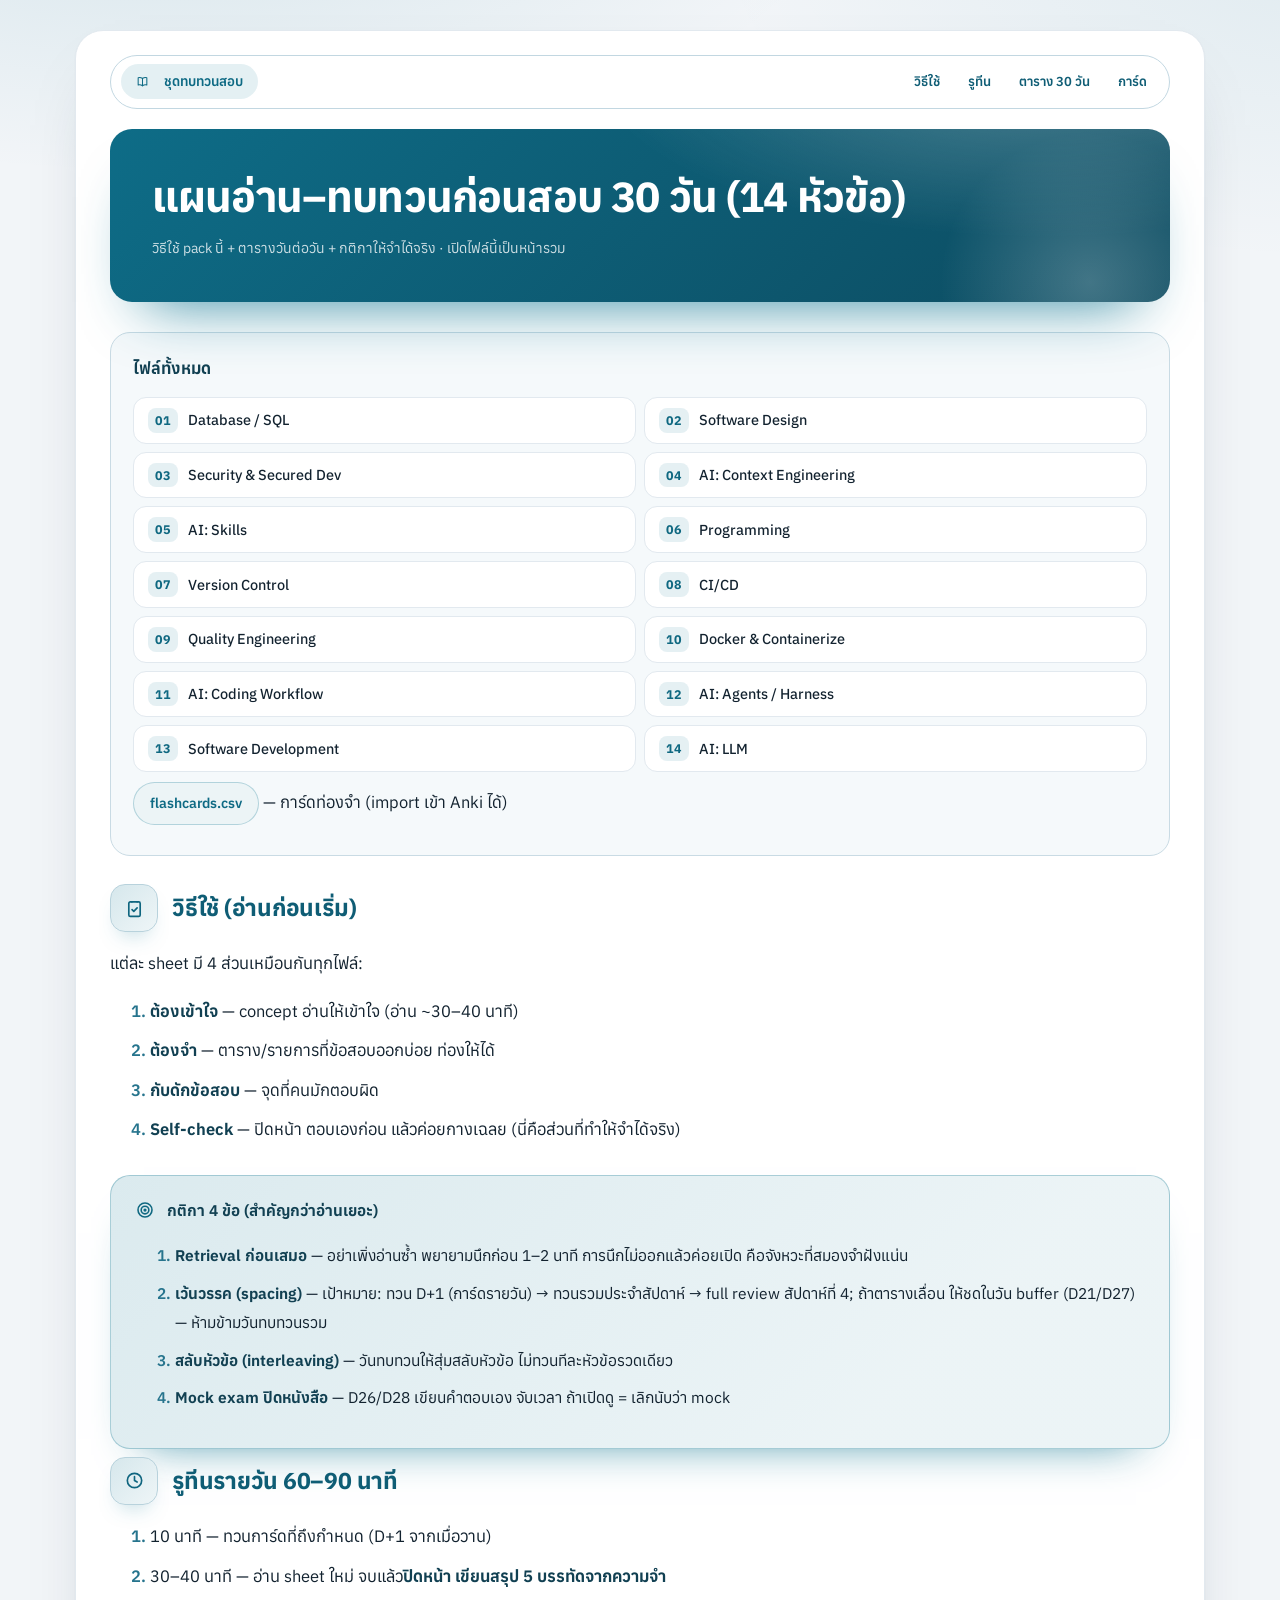
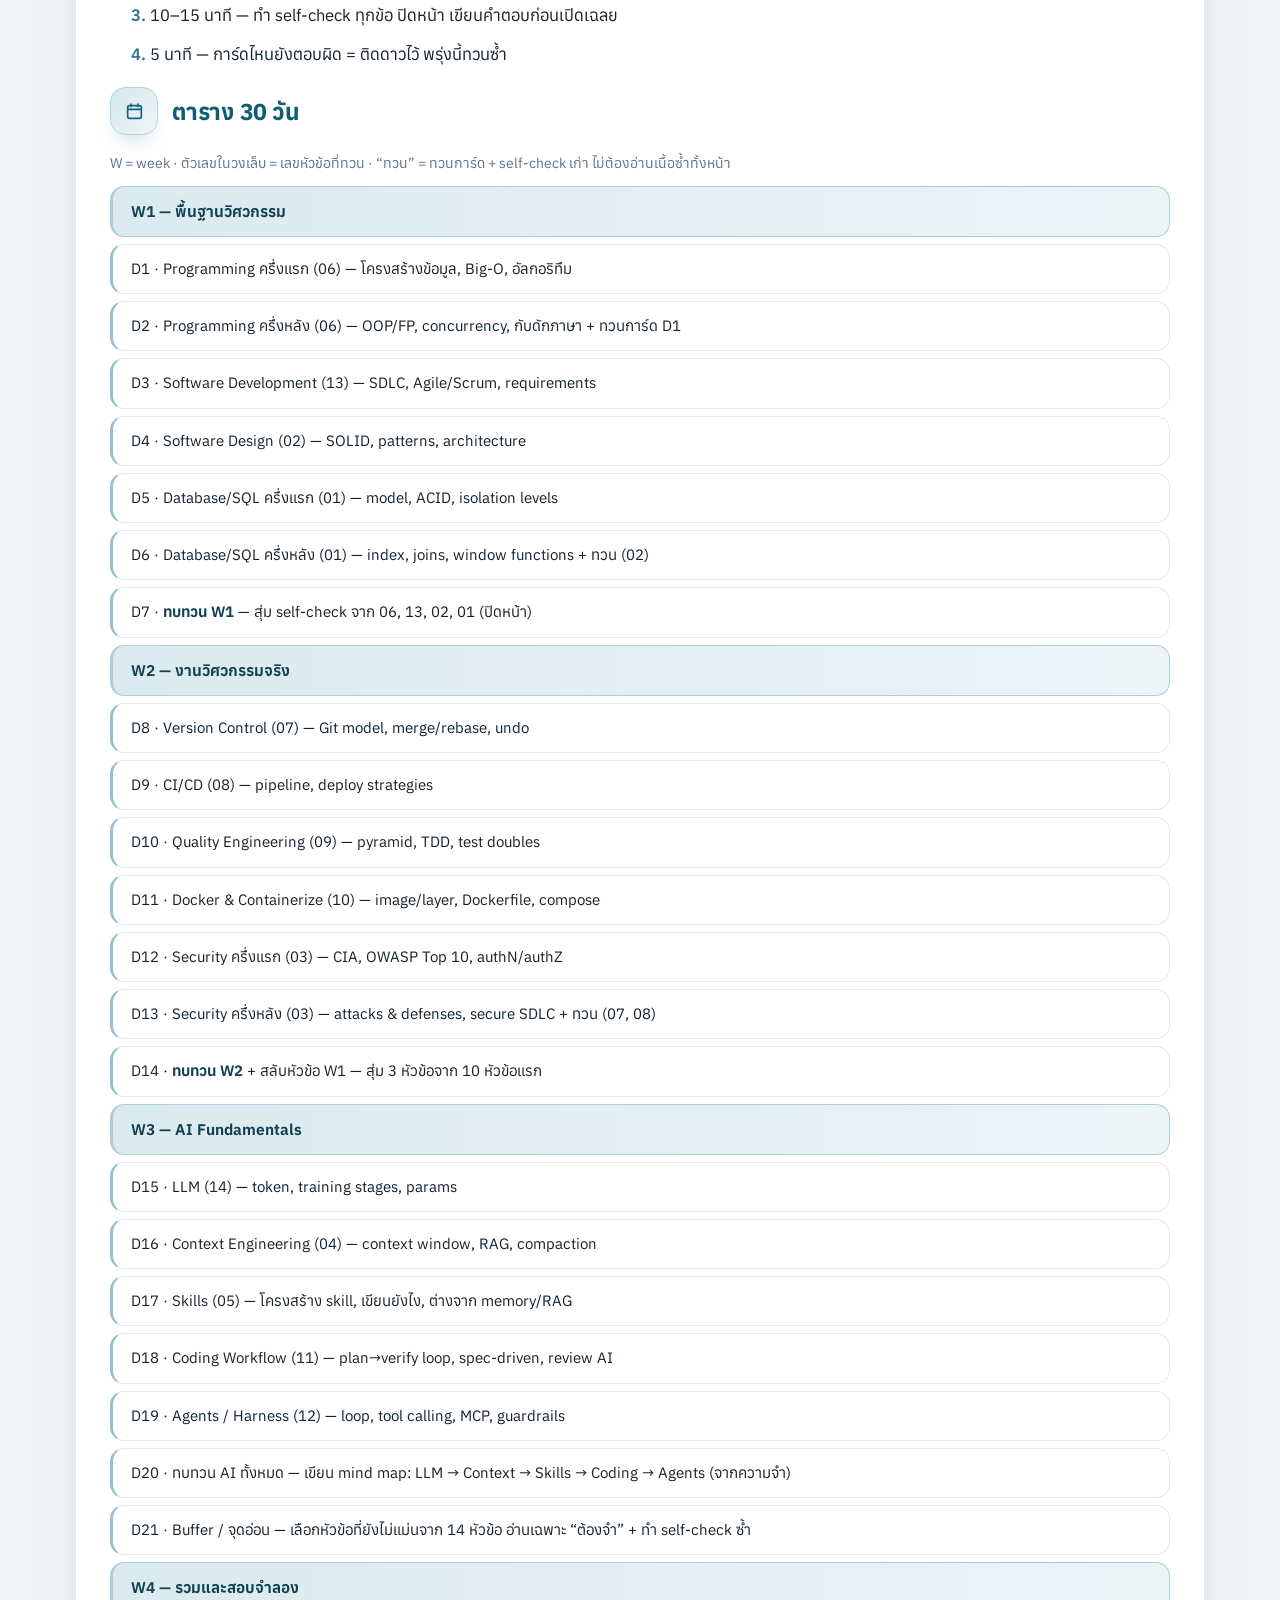
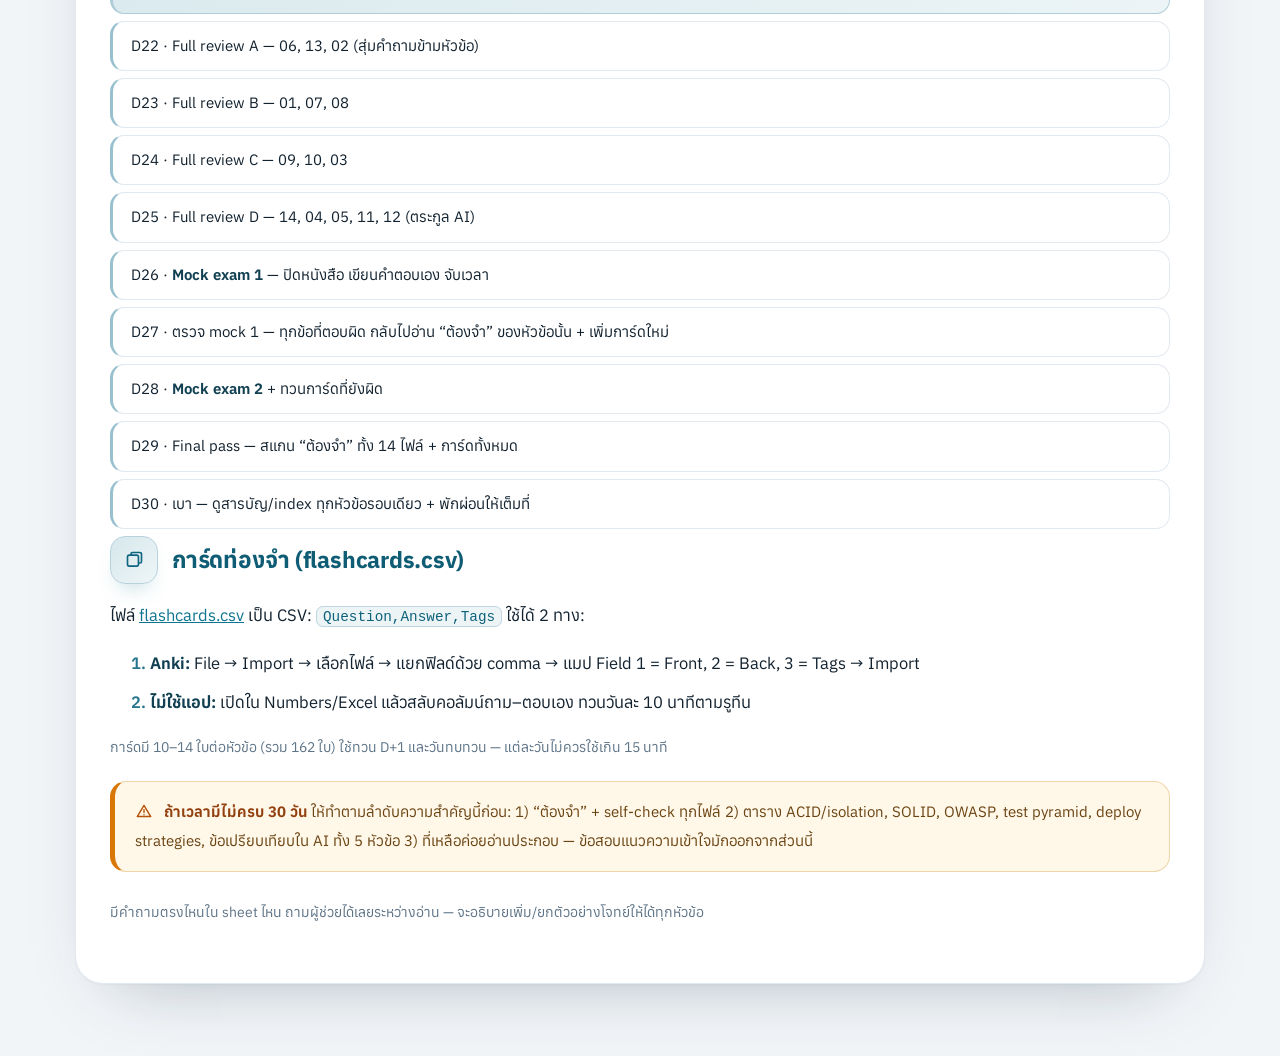
<file: index.html>
<!DOCTYPE html>
<html lang="th">
<head>
<meta charset="utf-8">
<meta name="viewport" content="width=device-width, initial-scale=1">
<title>แผนทบทวนก่อนสอบ 30 วัน · 14 หัวข้อ</title>
<link rel="stylesheet" href="assets/style.css">
</head>
<body class="idx">
<main>

<div class="topbar">
<span class="brand"><span class="ic-inline ic-book"></span>ชุดทบทวนสอบ</span>
<nav class="jump">
<a href="#how">วิธีใช้</a><a href="#routine">รูทีน</a><a href="#plan">ตาราง 30 วัน</a><a href="#cards">การ์ด</a>
</nav>
</div>
<header class="hero">
<h1>แผนอ่าน–ทบทวนก่อนสอบ 30 วัน (14 หัวข้อ)</h1>
<p class="source">วิธีใช้ pack นี้ + ตารางวันต่อวัน + กติกาให้จำได้จริง · เปิดไฟล์นี้เป็นหน้ารวม</p>
</header>

<nav>
<strong>ไฟล์ทั้งหมด</strong>
<ol>
<li><a href="sheets/01-database-sql.html">Database / SQL</a></li>
<li><a href="sheets/02-software-design.html">Software Design</a></li>
<li><a href="sheets/03-security-secure-dev.html">Security &amp; Secured Dev</a></li>
<li><a href="sheets/04-ai-context-engineering.html">AI: Context Engineering</a></li>
<li><a href="sheets/05-ai-skills.html">AI: Skills</a></li>
<li><a href="sheets/06-programming.html">Programming</a></li>
<li><a href="sheets/07-version-control.html">Version Control</a></li>
<li><a href="sheets/08-cicd.html">CI/CD</a></li>
<li><a href="sheets/09-quality-engineering.html">Quality Engineering</a></li>
<li><a href="sheets/10-docker-container.html">Docker &amp; Containerize</a></li>
<li><a href="sheets/11-ai-coding-workflow.html">AI: Coding Workflow</a></li>
<li><a href="sheets/12-ai-agents-harness.html">AI: Agents / Harness</a></li>
<li><a href="sheets/13-software-development.html">Software Development</a></li>
<li><a href="sheets/14-ai-llm.html">AI: LLM</a></li>
</ol>
<p><a href="flashcards.csv">flashcards.csv</a> — การ์ดท่องจำ (import เข้า Anki ได้)</p>
</nav>

<h2 id="how"><span class="chip ic-note"></span>วิธีใช้ (อ่านก่อนเริ่ม)</h2>
<p>แต่ละ sheet มี 4 ส่วนเหมือนกันทุกไฟล์:</p>
<ol>
<li><strong>ต้องเข้าใจ</strong> — concept อ่านให้เข้าใจ (อ่าน ~30–40 นาที)</li>
<li><strong>ต้องจำ</strong> — ตาราง/รายการที่ข้อสอบออกบ่อย ท่องให้ได้</li>
<li><strong>กับดักข้อสอบ</strong> — จุดที่คนมักตอบผิด</li>
<li><strong>Self-check</strong> — ปิดหน้า ตอบเองก่อน แล้วค่อยกางเฉลย (นี่คือส่วนที่ทำให้จำได้จริง)</li>
</ol>

<div class="memory">
<strong>กติกา 4 ข้อ (สำคัญกว่าอ่านเยอะ)</strong>
<ol>
<li><strong>Retrieval ก่อนเสมอ</strong> — อย่าเพิ่งอ่านซ้ำ พยายามนึกก่อน 1–2 นาที การนึกไม่ออกแล้วค่อยเปิด คือจังหวะที่สมองจำฝังแน่น</li>
<li><strong>เว้นวรรค (spacing)</strong> — เป้าหมาย: ทวน D+1 (การ์ดรายวัน) → ทวนรวมประจำสัปดาห์ → full review สัปดาห์ที่ 4; ถ้าตารางเลื่อน ให้ชดในวัน buffer (D21/D27) — ห้ามข้ามวันทบทวนรวม</li>
<li><strong>สลับหัวข้อ (interleaving)</strong> — วันทบทวนให้สุ่มสลับหัวข้อ ไม่ทวนทีละหัวข้อรวดเดียว</li>
<li><strong>Mock exam ปิดหนังสือ</strong> — D26/D28 เขียนคำตอบเอง จับเวลา ถ้าเปิดดู = เลิกนับว่า mock</li>
</ol>
</div>

<h2 id="routine"><span class="chip ic-clock"></span>รูทีนรายวัน 60–90 นาที</h2>
<ol>
<li>10 นาที — ทวนการ์ดที่ถึงกำหนด (D+1 จากเมื่อวาน)</li>
<li>30–40 นาที — อ่าน sheet ใหม่ จบแล้ว<strong>ปิดหน้า เขียนสรุป 5 บรรทัดจากความจำ</strong></li>
<li>10–15 นาที — ทำ self-check ทุกข้อ ปิดหน้า เขียนคำตอบก่อนเปิดเฉลย</li>
<li>5 นาที — การ์ดไหนยังตอบผิด = ติดดาวไว้ พรุ่งนี้ทวนซ้ำ</li>
</ol>

<h2 id="plan"><span class="chip ic-cal"></span>ตาราง 30 วัน</h2>
<p class="source">W = week · ตัวเลขในวงเล็บ = เลขหัวข้อที่ทวน · “ทวน” = ทวนการ์ด + self-check เก่า ไม่ต้องอ่านเนื้อซ้ำทั้งหน้า</p>

<div class="day week"><strong>W1 — พื้นฐานวิศวกรรม</strong></div>
<div class="day">D1 · Programming ครึ่งแรก (06) — โครงสร้างข้อมูล, Big-O, อัลกอริทึม</div>
<div class="day">D2 · Programming ครึ่งหลัง (06) — OOP/FP, concurrency, กับดักภาษา + ทวนการ์ด D1</div>
<div class="day">D3 · Software Development (13) — SDLC, Agile/Scrum, requirements</div>
<div class="day">D4 · Software Design (02) — SOLID, patterns, architecture</div>
<div class="day">D5 · Database/SQL ครึ่งแรก (01) — model, ACID, isolation levels</div>
<div class="day">D6 · Database/SQL ครึ่งหลัง (01) — index, joins, window functions + ทวน (02)</div>
<div class="day">D7 · <strong>ทบทวน W1</strong> — สุ่ม self-check จาก 06, 13, 02, 01 (ปิดหน้า)</div>

<div class="day week"><strong>W2 — งานวิศวกรรมจริง</strong></div>
<div class="day">D8 · Version Control (07) — Git model, merge/rebase, undo</div>
<div class="day">D9 · CI/CD (08) — pipeline, deploy strategies</div>
<div class="day">D10 · Quality Engineering (09) — pyramid, TDD, test doubles</div>
<div class="day">D11 · Docker &amp; Containerize (10) — image/layer, Dockerfile, compose</div>
<div class="day">D12 · Security ครึ่งแรก (03) — CIA, OWASP Top 10, authN/authZ</div>
<div class="day">D13 · Security ครึ่งหลัง (03) — attacks &amp; defenses, secure SDLC + ทวน (07, 08)</div>
<div class="day">D14 · <strong>ทบทวน W2</strong> + สลับหัวข้อ W1 — สุ่ม 3 หัวข้อจาก 10 หัวข้อแรก</div>

<div class="day week"><strong>W3 — AI Fundamentals</strong></div>
<div class="day">D15 · LLM (14) — token, training stages, params</div>
<div class="day">D16 · Context Engineering (04) — context window, RAG, compaction</div>
<div class="day">D17 · Skills (05) — โครงสร้าง skill, เขียนยังไง, ต่างจาก memory/RAG</div>
<div class="day">D18 · Coding Workflow (11) — plan→verify loop, spec-driven, review AI</div>
<div class="day">D19 · Agents / Harness (12) — loop, tool calling, MCP, guardrails</div>
<div class="day">D20 · ทบทวน AI ทั้งหมด — เขียน mind map: LLM → Context → Skills → Coding → Agents (จากความจำ)</div>
<div class="day">D21 · Buffer / จุดอ่อน — เลือกหัวข้อที่ยังไม่แม่นจาก 14 หัวข้อ อ่านเฉพาะ “ต้องจำ” + ทำ self-check ซ้ำ</div>

<div class="day week"><strong>W4 — รวมและสอบจำลอง</strong></div>
<div class="day">D22 · Full review A — 06, 13, 02 (สุ่มคำถามข้ามหัวข้อ)</div>
<div class="day">D23 · Full review B — 01, 07, 08</div>
<div class="day">D24 · Full review C — 09, 10, 03</div>
<div class="day">D25 · Full review D — 14, 04, 05, 11, 12 (ตระกูล AI)</div>
<div class="day">D26 · <strong>Mock exam 1</strong> — ปิดหนังสือ เขียนคำตอบเอง จับเวลา</div>
<div class="day">D27 · ตรวจ mock 1 — ทุกข้อที่ตอบผิด กลับไปอ่าน “ต้องจำ” ของหัวข้อนั้น + เพิ่มการ์ดใหม่</div>
<div class="day">D28 · <strong>Mock exam 2</strong> + ทวนการ์ดที่ยังผิด</div>
<div class="day">D29 · Final pass — สแกน “ต้องจำ” ทั้ง 14 ไฟล์ + การ์ดทั้งหมด</div>
<div class="day">D30 · เบา — ดูสารบัญ/index ทุกหัวข้อรอบเดียว + พักผ่อนให้เต็มที่</div>

<h2 id="cards"><span class="chip ic-cards"></span>การ์ดท่องจำ (flashcards.csv)</h2>
<p>ไฟล์ <a href="flashcards.csv">flashcards.csv</a> เป็น CSV: <code>Question,Answer,Tags</code> ใช้ได้ 2 ทาง:</p>
<ol>
<li><strong>Anki:</strong> File → Import → เลือกไฟล์ → แยกฟิลด์ด้วย comma → แมป Field 1 = Front, 2 = Back, 3 = Tags → Import</li>
<li><strong>ไม่ใช้แอป:</strong> เปิดใน Numbers/Excel แล้วสลับคอลัมน์ถาม–ตอบเอง ทวนวันละ 10 นาทีตามรูทีน</li>
</ol>
<p class="source">การ์ดมี 10–14 ใบต่อหัวข้อ (รวม 162 ใบ) ใช้ทวน D+1 และวันทบทวน — แต่ละวันไม่ควรใช้เกิน 15 นาที</p>

<div class="warning">
<strong>ถ้าเวลามีไม่ครบ 30 วัน</strong> ให้ทำตามลำดับความสำคัญนี้ก่อน: 1) “ต้องจำ” + self-check ทุกไฟล์ 2) ตาราง ACID/isolation, SOLID, OWASP, test pyramid, deploy strategies, ข้อเปรียบเทียบใน AI ทั้ง 5 หัวข้อ 3) ที่เหลือค่อยอ่านประกอบ — ข้อสอบแนวความเข้าใจมักออกจากส่วนนี้
</div>

<p class="source" style="margin-top:28px">มีคำถามตรงไหนใน sheet ไหน ถามผู้ช่วยได้เลยระหว่างอ่าน — จะอธิบายเพิ่ม/ยกตัวอย่างโจทย์ให้ได้ทุกหัวข้อ</p>

</main>
</body>
</html>
</file>
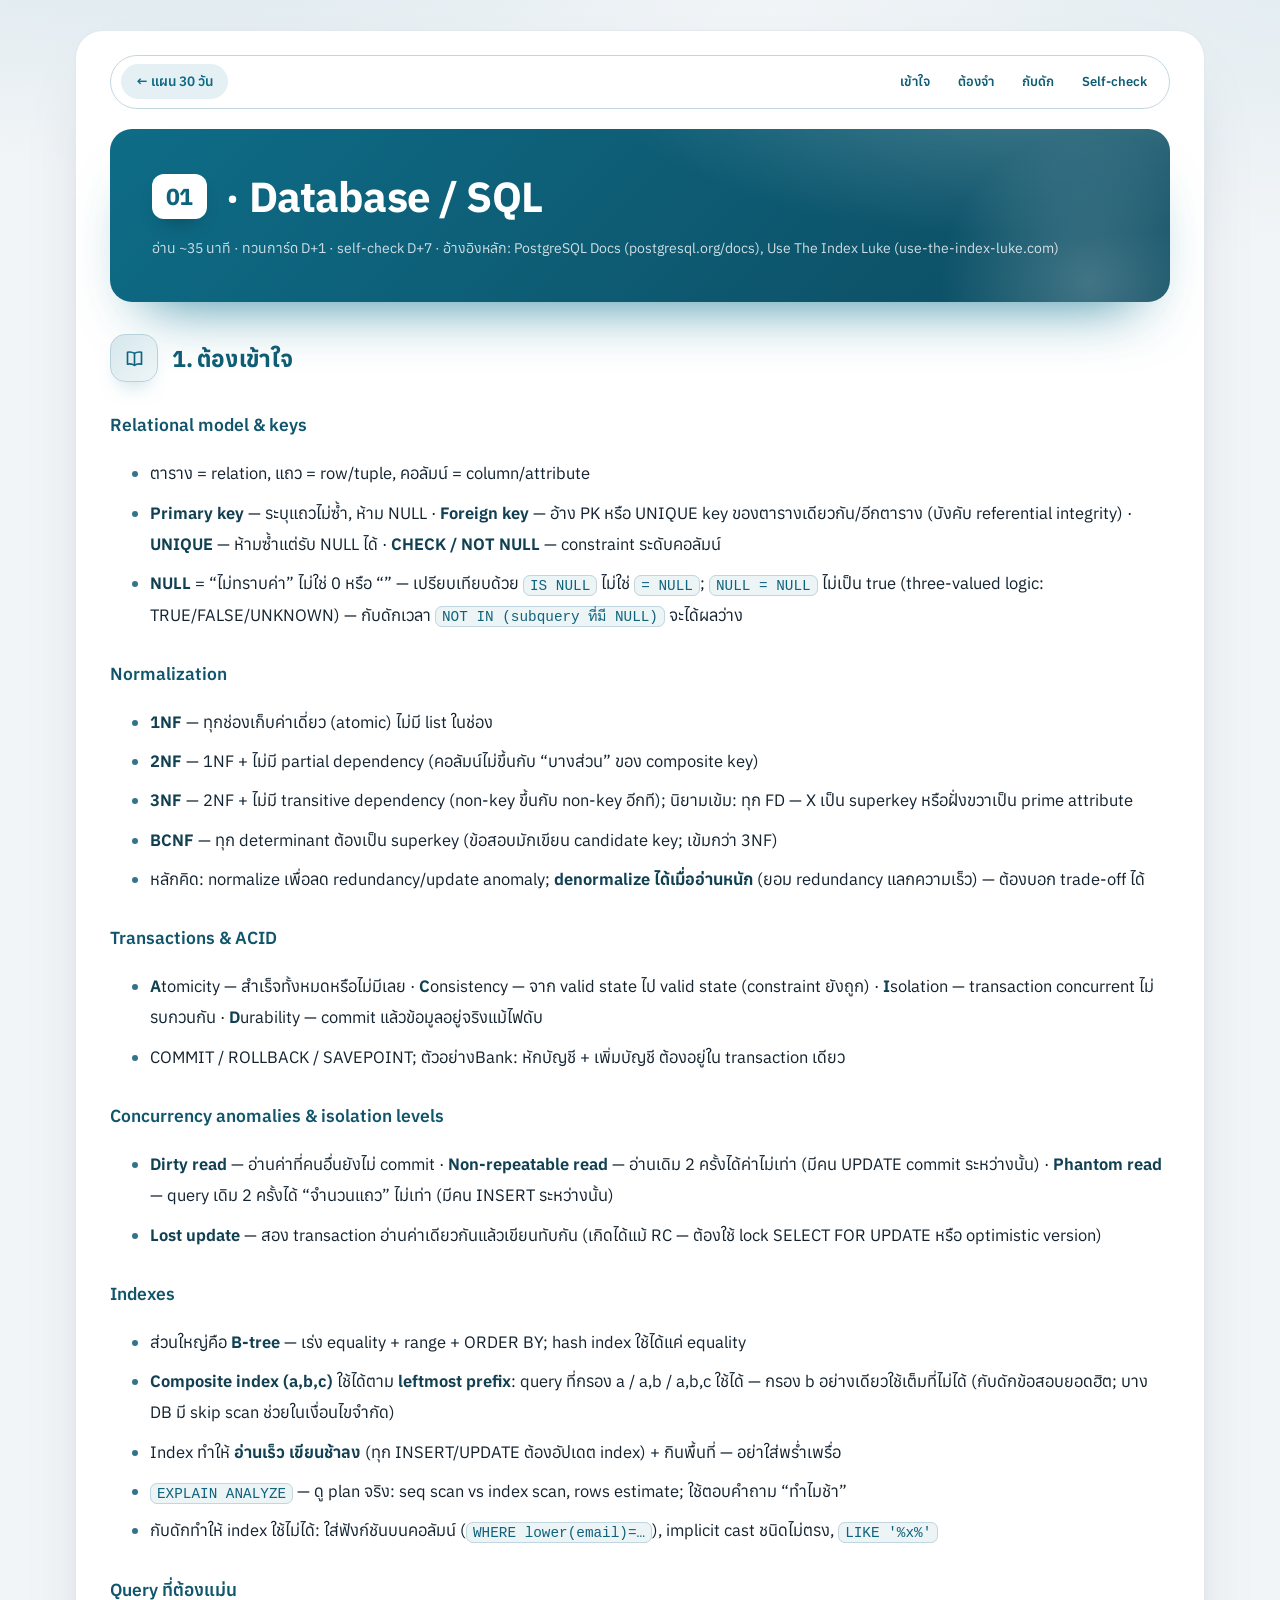
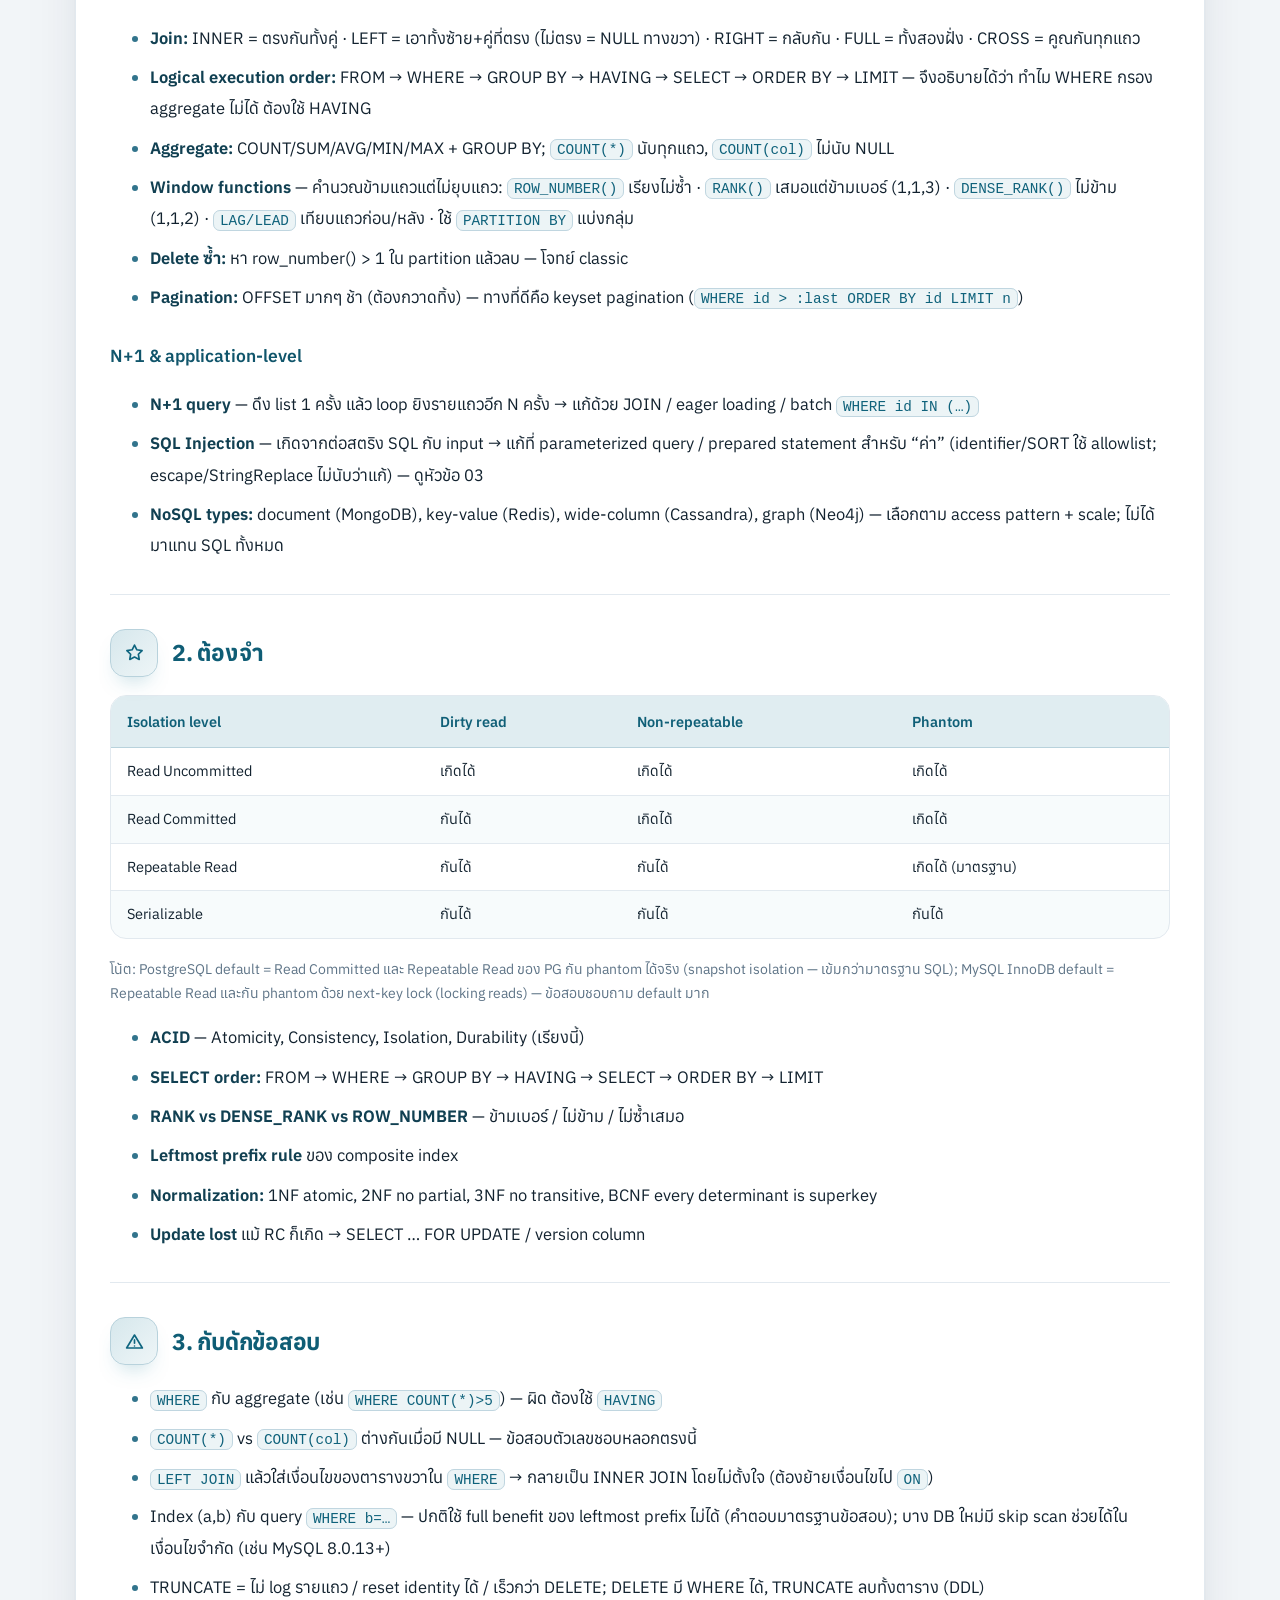
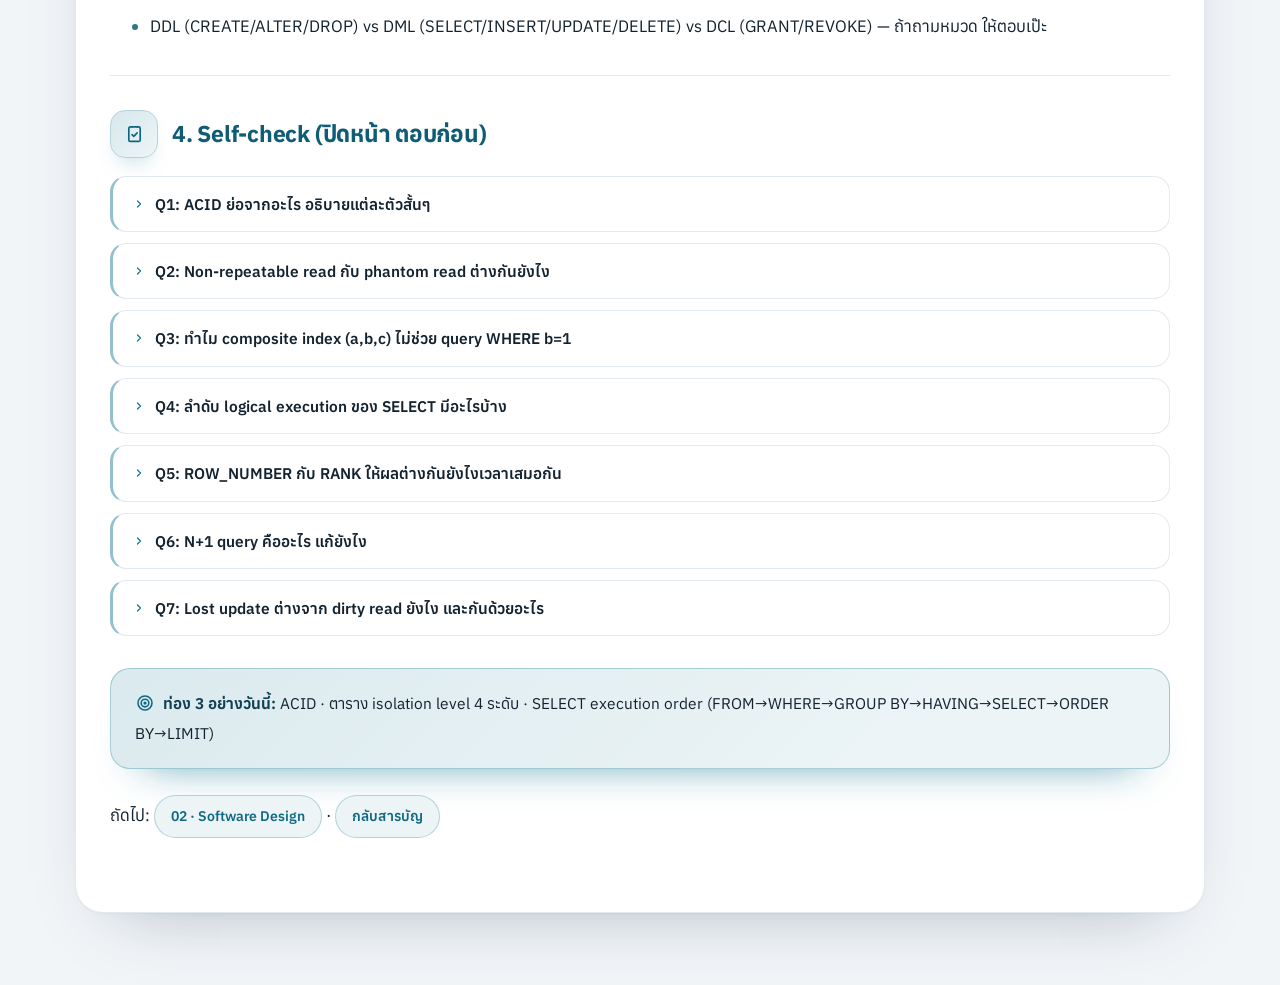
<file: sheets/01-database-sql.html>
<!DOCTYPE html>
<html lang="th">
<head>
<meta charset="utf-8">
<meta name="viewport" content="width=device-width, initial-scale=1">
<title>01 · Database / SQL</title>
<link rel="stylesheet" href="../assets/style.css">
</head>
<body class="sheet t01">
<main>

<div class="topbar">
<a class="brand" href="../index.html">← แผน 30 วัน</a>
<nav class="jump">
<a href="#s1">เข้าใจ</a><a href="#s2">ต้องจำ</a><a href="#s3">กับดัก</a><a href="#s4">Self-check</a>
</nav>
</div>
<header class="hero">
<h1><span class="num">01</span> · Database / SQL</h1>
<p class="source">อ่าน ~35 นาที · ทวนการ์ด D+1 · self-check D+7 · อ้างอิงหลัก: PostgreSQL Docs (postgresql.org/docs), Use The Index Luke (use-the-index-luke.com)</p>
</header>

<section class="sec s1" id="s1">
<h2><span class="chip ic-book"></span>1. ต้องเข้าใจ</h2>

<h3>Relational model &amp; keys</h3>
<ul>
<li>ตาราง = relation, แถว = row/tuple, คอลัมน์ = column/attribute</li>
<li><strong>Primary key</strong> — ระบุแถวไม่ซ้ำ, ห้าม NULL · <strong>Foreign key</strong> — อ้าง PK หรือ UNIQUE key ของตารางเดียวกัน/อีกตาราง (บังคับ referential integrity) · <strong>UNIQUE</strong> — ห้ามซ้ำแต่รับ NULL ได้ · <strong>CHECK / NOT NULL</strong> — constraint ระดับคอลัมน์</li>
<li><strong>NULL</strong> = “ไม่ทราบค่า” ไม่ใช่ 0 หรือ “” — เปรียบเทียบด้วย <code>IS NULL</code> ไม่ใช่ <code>= NULL</code>; <code>NULL = NULL</code> ไม่เป็น true (three-valued logic: TRUE/FALSE/UNKNOWN) — กับดักเวลา <code>NOT IN (subquery ที่มี NULL)</code> จะได้ผลว่าง</li>
</ul>

<h3>Normalization</h3>
<ul>
<li><strong>1NF</strong> — ทุกช่องเก็บค่าเดี่ยว (atomic) ไม่มี list ในช่อง</li>
<li><strong>2NF</strong> — 1NF + ไม่มี partial dependency (คอลัมน์ไม่ขึ้นกับ “บางส่วน” ของ composite key)</li>
<li><strong>3NF</strong> — 2NF + ไม่มี transitive dependency (non-key ขึ้นกับ non-key อีกที); นิยามเข้ม: ทุก FD — X เป็น superkey หรือฝั่งขวาเป็น prime attribute</li>
<li><strong>BCNF</strong> — ทุก determinant ต้องเป็น superkey (ข้อสอบมักเขียน candidate key; เข้มกว่า 3NF)</li>
<li>หลักคิด: normalize เพื่อลด redundancy/update anomaly; <strong>denormalize ได้เมื่ออ่านหนัก</strong> (ยอม redundancy แลกความเร็ว) — ต้องบอก trade-off ได้</li>
</ul>

<h3>Transactions &amp; ACID</h3>
<ul>
<li><strong>A</strong>tomicity — สำเร็จทั้งหมดหรือไม่มีเลย · <strong>C</strong>onsistency — จาก valid state ไป valid state (constraint ยังถูก) · <strong>I</strong>solation — transaction  concurrent ไม่รบกวนกัน · <strong>D</strong>urability — commit แล้วข้อมูลอยู่จริงแม้ไฟดับ</li>
<li>COMMIT / ROLLBACK / SAVEPOINT; ตัวอย่างBank: หักบัญชี + เพิ่มบัญชี ต้องอยู่ใน transaction เดียว</li>
</ul>

<h3>Concurrency anomalies &amp; isolation levels</h3>
<ul>
<li><strong>Dirty read</strong> — อ่านค่าที่คนอื่นยังไม่ commit · <strong>Non-repeatable read</strong> — อ่านเดิม 2 ครั้งได้ค่าไม่เท่า (มีคน UPDATE commit ระหว่างนั้น) · <strong>Phantom read</strong> — query เดิม 2 ครั้งได้ “จำนวนแถว” ไม่เท่า (มีคน INSERT ระหว่างนั้น)</li>
<li><strong>Lost update</strong> — สอง transaction อ่านค่าเดียวกันแล้วเขียนทับกัน (เกิดได้แม้ RC — ต้องใช้ lock SELECT FOR UPDATE หรือ optimistic version)</li>
</ul>

<h3>Indexes</h3>
<ul>
<li>ส่วนใหญ่คือ <strong>B-tree</strong> — เร่ง equality + range + ORDER BY; hash index ใช้ได้แค่ equality</li>
<li><strong>Composite index (a,b,c)</strong> ใช้ได้ตาม <strong>leftmost prefix</strong>: query ที่กรอง a / a,b / a,b,c ใช้ได้ — กรอง b อย่างเดียวใช้เต็มที่ไม่ได้ (กับดักข้อสอบยอดฮิต; บาง DB มี skip scan ช่วยในเงื่อนไขจำกัด)</li>
<li>Index ทำให้ <strong>อ่านเร็ว เขียนช้าลง</strong> (ทุก INSERT/UPDATE ต้องอัปเดต index) + กินพื้นที่ — อย่าใส่พร่ำเพรื่อ</li>
<li><code>EXPLAIN ANALYZE</code> — ดู plan จริง: seq scan vs index scan, rows estimate; ใช้ตอบคำถาม “ทำไมช้า”</li>
<li>กับดักทำให้ index ใช้ไม่ได้: ใส่ฟังก์ชันบนคอลัมน์ (<code>WHERE lower(email)=…</code>), implicit cast ชนิดไม่ตรง, <code>LIKE '%x%'</code></li>
</ul>

<h3>Query ที่ต้องแม่น</h3>
<ul>
<li><strong>Join:</strong> INNER = ตรงกันทั้งคู่ · LEFT = เอาทั้งซ้าย+คู่ที่ตรง (ไม่ตรง = NULL ทางขวา) · RIGHT = กลับกัน · FULL = ทั้งสองฝั่ง · CROSS = คูณกันทุกแถว</li>
<li><strong>Logical execution order:</strong> FROM → WHERE → GROUP BY → HAVING → SELECT → ORDER BY → LIMIT — จึงอธิบายได้ว่า ทำไม WHERE กรอง aggregate ไม่ได้ ต้องใช้ HAVING</li>
<li><strong>Aggregate:</strong> COUNT/SUM/AVG/MIN/MAX + GROUP BY; <code>COUNT(*)</code> นับทุกแถว, <code>COUNT(col)</code> ไม่นับ NULL</li>
<li><strong>Window functions</strong> — คำนวณข้ามแถวแต่ไม่ยุบแถว: <code>ROW_NUMBER()</code> เรียงไม่ซ้ำ · <code>RANK()</code> เสมอแต่ข้ามเบอร์ (1,1,3) · <code>DENSE_RANK()</code> ไม่ข้าม (1,1,2) · <code>LAG/LEAD</code> เทียบแถวก่อน/หลัง · ใช้ <code>PARTITION BY</code> แบ่งกลุ่ม</li>
<li><strong>Delete ซ้ำ:</strong> หา row_number() &gt; 1 ใน partition แล้วลบ — โจทย์ classic</li>
<li><strong>Pagination:</strong> OFFSET มากๆ ช้า (ต้องกวาดทิ้ง) — ทางที่ดีคือ keyset pagination (<code>WHERE id &gt; :last ORDER BY id LIMIT n</code>)</li>
</ul>

<h3>N+1 &amp; application-level</h3>
<ul>
<li><strong>N+1 query</strong> — ดึง list 1 ครั้ง แล้ว loop ยิงรายแถวอีก N ครั้ง → แก้ด้วย JOIN / eager loading / batch <code>WHERE id IN (…)</code></li>
<li><strong>SQL Injection</strong> — เกิดจากต่อสตริง SQL กับ input → แก้ที่ parameterized query / prepared statement สำหรับ “ค่า” (identifier/SORT ใช้ allowlist; escape/StringReplace ไม่นับว่าแก้) — ดูหัวข้อ 03</li>
<li><strong>NoSQL types:</strong> document (MongoDB), key-value (Redis), wide-column (Cassandra), graph (Neo4j) — เลือกตาม access pattern + scale; ไม่ได้มาแทน SQL ทั้งหมด</li>
</ul>

</section>

<section class="sec s2" id="s2">
<h2><span class="chip ic-star"></span>2. ต้องจำ</h2>
<table>
<thead><tr><th>Isolation level</th><th>Dirty read</th><th>Non-repeatable</th><th>Phantom</th></tr></thead>
<tbody>
<tr><td>Read Uncommitted</td><td>เกิดได้</td><td>เกิดได้</td><td>เกิดได้</td></tr>
<tr><td>Read Committed</td><td>กันได้</td><td>เกิดได้</td><td>เกิดได้</td></tr>
<tr><td>Repeatable Read</td><td>กันได้</td><td>กันได้</td><td>เกิดได้ (มาตรฐาน)</td></tr>
<tr><td>Serializable</td><td>กันได้</td><td>กันได้</td><td>กันได้</td></tr>
</tbody>
</table>
<p class="source">โน้ต: PostgreSQL default = Read Committed และ Repeatable Read ของ PG กัน phantom ได้จริง (snapshot isolation — เข้มกว่ามาตรฐาน SQL); MySQL InnoDB default = Repeatable Read และกัน phantom ด้วย next-key lock (locking reads) — ข้อสอบชอบถาม default มาก</p>

<ul>
<li><strong>ACID</strong> — Atomicity, Consistency, Isolation, Durability (เรียงนี้)</li>
<li><strong>SELECT order:</strong> FROM → WHERE → GROUP BY → HAVING → SELECT → ORDER BY → LIMIT</li>
<li><strong>RANK vs DENSE_RANK vs ROW_NUMBER</strong> — ข้ามเบอร์ / ไม่ข้าม / ไม่ซ้ำเสมอ</li>
<li><strong>Leftmost prefix rule</strong> ของ composite index</li>
<li><strong>Normalization:</strong> 1NF atomic, 2NF no partial, 3NF no transitive, BCNF every determinant is superkey</li>
<li><strong>Update lost</strong> แม้ RC ก็เกิด → SELECT … FOR UPDATE / version column</li>
</ul>

</section>

<section class="sec s3" id="s3">
<h2><span class="chip ic-warn"></span>3. กับดักข้อสอบ</h2>
<ul>
<li><code>WHERE</code> กับ aggregate (เช่น <code>WHERE COUNT(*)&gt;5</code>) — ผิด ต้องใช้ <code>HAVING</code></li>
<li><code>COUNT(*)</code> vs <code>COUNT(col)</code> ต่างกันเมื่อมี NULL — ข้อสอบตัวเลขชอบหลอกตรงนี้</li>
<li><code>LEFT JOIN</code> แล้วใส่เงื่อนไขของตารางขวาใน <code>WHERE</code> → กลายเป็น INNER JOIN โดยไม่ตั้งใจ (ต้องย้ายเงื่อนไขไป <code>ON</code>)</li>
<li>Index (a,b) กับ query <code>WHERE b=…</code> — ปกติใช้ full benefit ของ leftmost prefix ไม่ได้ (คำตอบมาตรฐานข้อสอบ); บาง DB ใหม่มี skip scan ช่วยได้ในเงื่อนไขจำกัด (เช่น MySQL 8.0.13+)</li>
<li>TRUNCATE = ไม่ log รายแถว / reset identity ได้ / เร็วกว่า DELETE; DELETE มี WHERE ได้, TRUNCATE ลบทั้งตาราง (DDL)</li>
<li>DDL (CREATE/ALTER/DROP) vs DML (SELECT/INSERT/UPDATE/DELETE) vs DCL (GRANT/REVOKE) — ถ้าถามหมวด ให้ตอบเป๊ะ</li>
</ul>

</section>

<section class="sec s4" id="s4">
<h2><span class="chip ic-note"></span>4. Self-check (ปิดหน้า ตอบก่อน)</h2>
<details><summary>Q1: ACID ย่อจากอะไร อธิบายแต่ละตัวสั้นๆ</summary>A: Atomicity (ทั้งหมดหรือไม่เลย), Consistency (constraint/valid state ยังถูก), Isolation (concurrent ไม่รบกวนกัน), Durability (commit แล้วอยู่จริง)</details>
<details><summary>Q2: Non-repeatable read กับ phantom read ต่างกันยังไง</summary>A: Non-repeatable = อ่าน “แถวเดิม” ได้ค่าเปลี่ยน (UPDATE commit กลางทาง); phantom = ได้ “ชุดแถว” เปลี่ยน (INSERT/DELETE commit กลางทาง)</details>
<details><summary>Q3: ทำไม composite index (a,b,c) ไม่ช่วย query WHERE b=1</summary>A: B-tree เรียงตาม a ก่อน — เข้าไม่ถึง b ได้ถ้าไม่รู้ a (leftmost prefix rule; ยกเว้นบาง DB มี skip scan ช่วยในเงื่อนไขจำกัด)</details>
<details><summary>Q4: ลำดับ logical execution ของ SELECT มีอะไรบ้าง</summary>A: FROM → WHERE → GROUP BY → HAVING → SELECT → ORDER BY → LIMIT</details>
<details><summary>Q5: ROW_NUMBER กับ RANK ให้ผลต่างกันยังไงเวลาเสมอกัน</summary>A: ROW_NUMBER ให้ 1,2,3 เสมอไม่ว่าเสมอ; RANK ให้ 1,1,3 (ข้าม); DENSE_RANK ให้ 1,1,2</details>
<details><summary>Q6: N+1 query คืออะไร แก้ยังไง</summary>A: 1 query ดึง list + N query ต่อแถว — แก้ด้วย JOIN / eager load / WHERE IN (batch)</details>
<details><summary>Q7: Lost update ต่างจาก dirty read ยังไง และกันด้วยอะไร</summary>A: Lost update = สองคนอ่านค่าเดียวกันแล้วเขียนทับกัน (ค่าที่ commit ถูกต้อง ไม่ได้อ่านของ dirty); กันด้วย lock (FOR UPDATE) หรือ optimistic version check</details>

</section>

<div class="memory"><strong>ท่อง 3 อย่างวันนี้:</strong> ACID · ตาราง isolation level 4 ระดับ · SELECT execution order (FROM→WHERE→GROUP BY→HAVING→SELECT→ORDER BY→LIMIT)</div>

<nav>ถัดไป: <a href="02-software-design.html">02 · Software Design</a> · <a href="../index.html">กลับสารบัญ</a></nav>

</main>
</body>
</html>
</file>
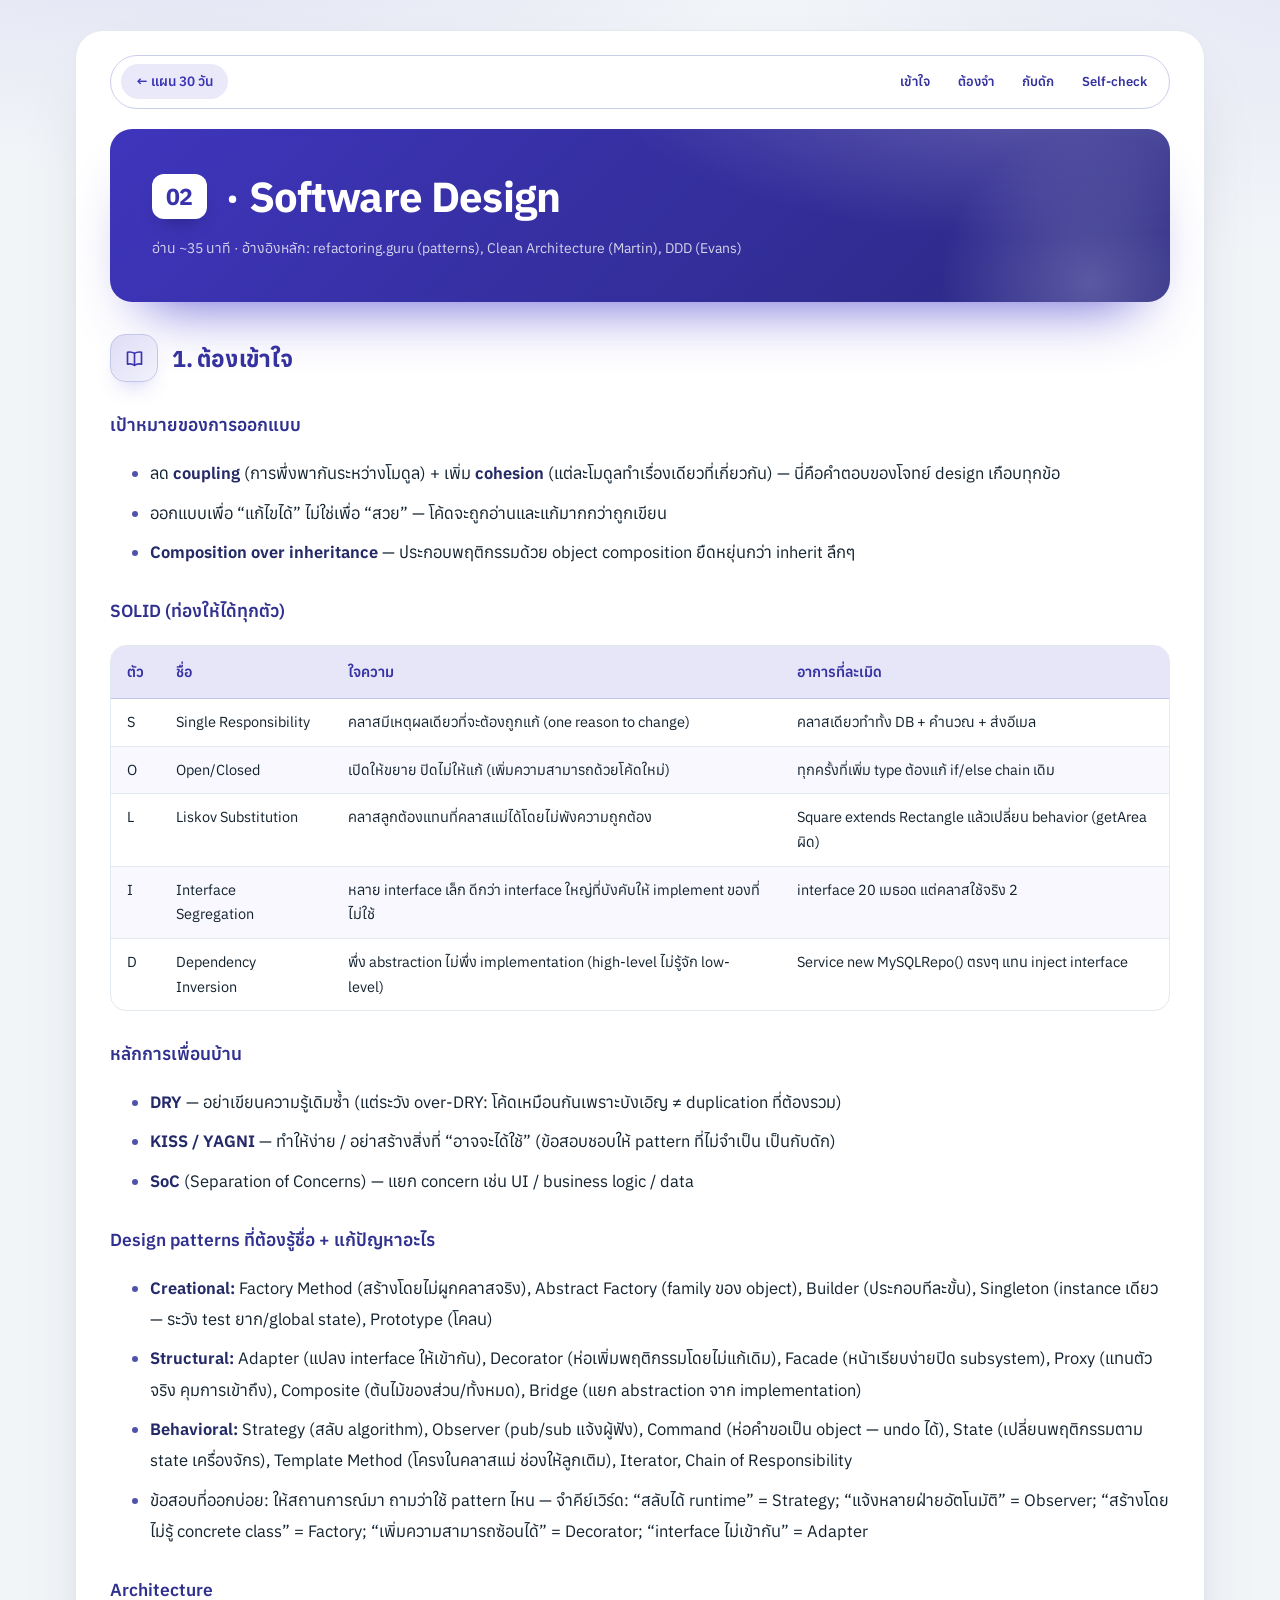
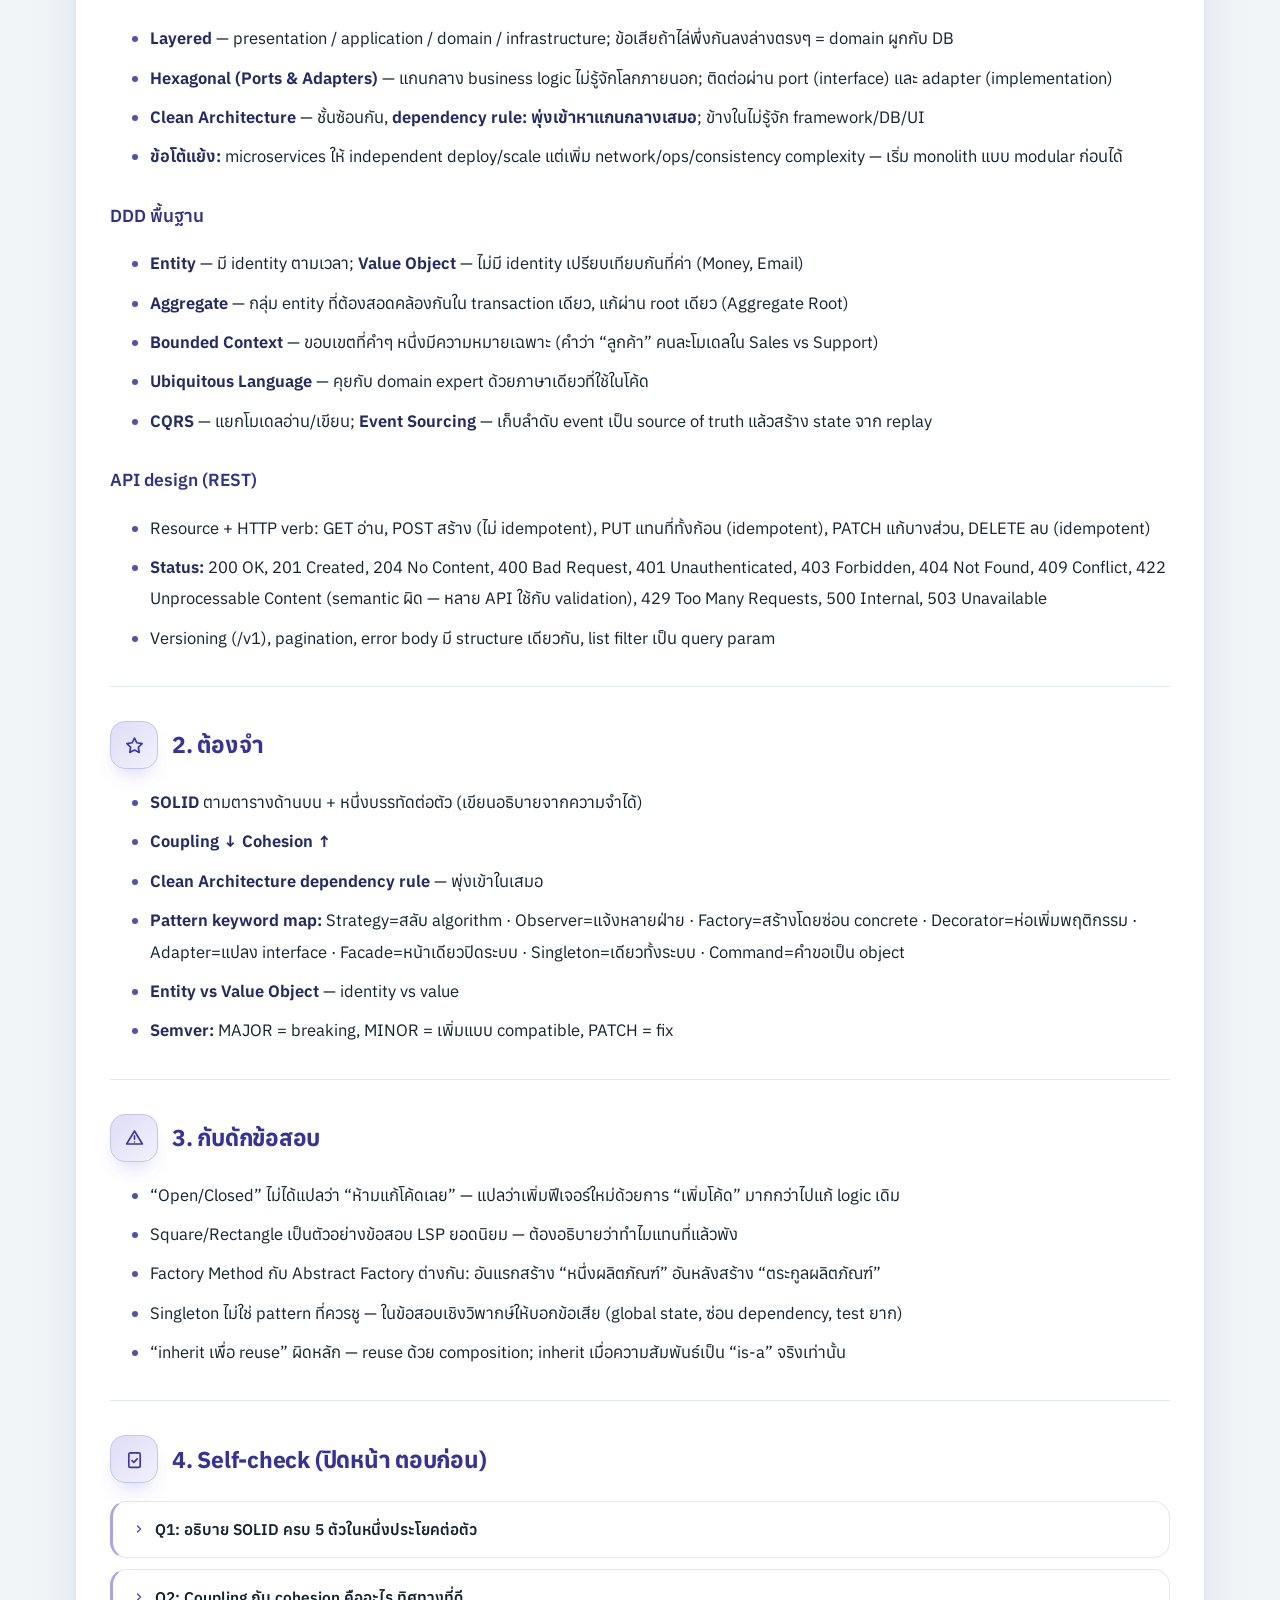
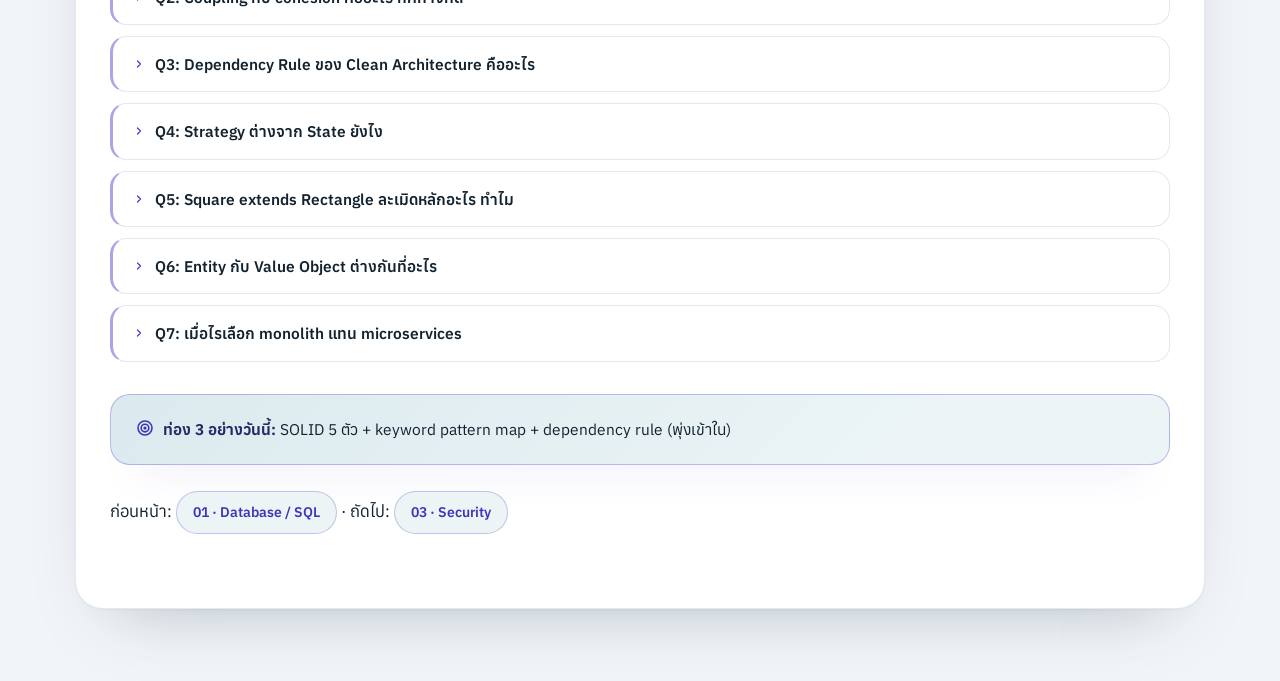
<file: sheets/02-software-design.html>
<!DOCTYPE html>
<html lang="th">
<head>
<meta charset="utf-8">
<meta name="viewport" content="width=device-width, initial-scale=1">
<title>02 · Software Design</title>
<link rel="stylesheet" href="../assets/style.css">
</head>
<body class="sheet t02">
<main>

<div class="topbar">
<a class="brand" href="../index.html">← แผน 30 วัน</a>
<nav class="jump">
<a href="#s1">เข้าใจ</a><a href="#s2">ต้องจำ</a><a href="#s3">กับดัก</a><a href="#s4">Self-check</a>
</nav>
</div>
<header class="hero">
<h1><span class="num">02</span> · Software Design</h1>
<p class="source">อ่าน ~35 นาที · อ้างอิงหลัก: refactoring.guru (patterns), Clean Architecture (Martin), DDD (Evans)</p>
</header>

<section class="sec s1" id="s1">
<h2><span class="chip ic-book"></span>1. ต้องเข้าใจ</h2>

<h3>เป้าหมายของการออกแบบ</h3>
<ul>
<li>ลด <strong>coupling</strong> (การพึ่งพากันระหว่างโมดูล) + เพิ่ม <strong>cohesion</strong> (แต่ละโมดูลทำเรื่องเดียวที่เกี่ยวกัน) — นี่คือคำตอบของโจทย์ design เกือบทุกข้อ</li>
<li>ออกแบบเพื่อ “แก้ไขได้” ไม่ใช่เพื่อ “สวย” — โค้ดจะถูกอ่านและแก้มากกว่าถูกเขียน</li>
<li><strong>Composition over inheritance</strong> — ประกอบพฤติกรรมด้วย object composition ยืดหยุ่นกว่า inherit ลึกๆ</li>
</ul>

<h3>SOLID (ท่องให้ได้ทุกตัว)</h3>
<table>
<thead><tr><th>ตัว</th><th>ชื่อ</th><th>ใจความ</th><th>อาการที่ละเมิด</th></tr></thead>
<tbody>
<tr><td>S</td><td>Single Responsibility</td><td>คลาสมีเหตุผลเดียวที่จะต้องถูกแก้ (one reason to change)</td><td>คลาสเดียวทำทั้ง DB + คำนวณ + ส่งอีเมล</td></tr>
<tr><td>O</td><td>Open/Closed</td><td>เปิดให้ขยาย ปิดไม่ให้แก้ (เพิ่มความสามารถด้วยโค้ดใหม่)</td><td>ทุกครั้งที่เพิ่ม type ต้องแก้ if/else chain เดิม</td></tr>
<tr><td>L</td><td>Liskov Substitution</td><td>คลาสลูกต้องแทนที่คลาสแม่ได้โดยไม่พังความถูกต้อง</td><td>Square extends Rectangle แล้วเปลี่ยน behavior (getArea ผิด)</td></tr>
<tr><td>I</td><td>Interface Segregation</td><td>หลาย interface เล็ก ดีกว่า interface ใหญ่ที่บังคับให้ implement ของที่ไม่ใช้</td><td>interface 20 เมธอด แต่คลาสใช้จริง 2</td></tr>
<tr><td>D</td><td>Dependency Inversion</td><td>พึ่ง abstraction ไม่พึ่ง implementation (high-level ไม่รู้จัก low-level)</td><td>Service new MySQLRepo() ตรงๆ แทน inject interface</td></tr>
</tbody>
</table>

<h3>หลักการเพื่อนบ้าน</h3>
<ul>
<li><strong>DRY</strong> — อย่าเขียนความรู้เดิมซ้ำ (แต่ระวัง over-DRY: โค้ดเหมือนกันเพราะบังเอิญ ≠ duplication ที่ต้องรวม)</li>
<li><strong>KISS / YAGNI</strong> — ทำให้ง่าย / อย่าสร้างสิ่งที่ “อาจจะได้ใช้” (ข้อสอบชอบให้ pattern ที่ไม่จำเป็น เป็นกับดัก)</li>
<li><strong>SoC</strong> (Separation of Concerns) — แยก concern เช่น UI / business logic / data</li>
</ul>

<h3>Design patterns ที่ต้องรู้ชื่อ + แก้ปัญหาอะไร</h3>
<ul>
<li><strong>Creational:</strong> Factory Method (สร้างโดยไม่ผูกคลาสจริง), Abstract Factory (family ของ object), Builder (ประกอบทีละขั้น), Singleton (instance เดียว — ระวัง test ยาก/global state), Prototype (โคลน)</li>
<li><strong>Structural:</strong> Adapter (แปลง interface ให้เข้ากัน), Decorator (ห่อเพิ่มพฤติกรรมโดยไม่แก้เดิม), Facade (หน้าเรียบง่ายปิด subsystem), Proxy (แทนตัวจริง คุมการเข้าถึง), Composite (ต้นไม้ของส่วน/ทั้งหมด), Bridge (แยก abstraction จาก implementation)</li>
<li><strong>Behavioral:</strong> Strategy (สลับ algorithm), Observer (pub/sub แจ้งผู้ฟัง), Command (ห่อคำขอเป็น object — undo ได้), State (เปลี่ยนพฤติกรรมตาม state เครื่องจักร), Template Method (โครงในคลาสแม่ ช่องให้ลูกเติม), Iterator, Chain of Responsibility</li>
<li>ข้อสอบที่ออกบ่อย: ให้สถานการณ์มา ถามว่าใช้ pattern ไหน — จำคีย์เวิร์ด: “สลับได้ runtime” = Strategy; “แจ้งหลายฝ่ายอัตโนมัติ” = Observer; “สร้างโดยไม่รู้ concrete class” = Factory; “เพิ่มความสามารถซ้อนได้” = Decorator; “interface ไม่เข้ากัน” = Adapter</li>
</ul>

<h3>Architecture</h3>
<ul>
<li><strong>Layered</strong> — presentation / application / domain / infrastructure; ข้อเสียถ้าไล่พึ่งกันลงล่างตรงๆ = domain ผูกกับ DB</li>
<li><strong>Hexagonal (Ports &amp; Adapters)</strong> — แกนกลาง business logic ไม่รู้จักโลกภายนอก; ติดต่อผ่าน port (interface) และ adapter (implementation)</li>
<li><strong>Clean Architecture</strong> — ชั้นซ้อนกัน, <strong>dependency rule: พุ่งเข้าหาแกนกลางเสมอ</strong>; ข้างในไม่รู้จัก framework/DB/UI</li>
<li><strong>ข้อโต้แย้ง:</strong> microservices ให้ independent deploy/scale แต่เพิ่ม network/ops/consistency complexity — เริ่ม monolith แบบ modular ก่อนได้</li>
</ul>

<h3>DDD พื้นฐาน</h3>
<ul>
<li><strong>Entity</strong> — มี identity ตามเวลา; <strong>Value Object</strong> — ไม่มี identity เปรียบเทียบกันที่ค่า (Money, Email)</li>
<li><strong>Aggregate</strong> — กลุ่ม entity ที่ต้องสอดคล้องกันใน transaction เดียว, แก้ผ่าน root เดียว (Aggregate Root)</li>
<li><strong>Bounded Context</strong> — ขอบเขตที่คำๆ หนึ่งมีความหมายเฉพาะ (คำว่า “ลูกค้า” คนละโมเดลใน Sales vs Support)</li>
<li><strong>Ubiquitous Language</strong> — คุยกับ domain expert ด้วยภาษาเดียวที่ใช้ในโค้ด</li>
<li><strong>CQRS</strong> — แยกโมเดลอ่าน/เขียน; <strong>Event Sourcing</strong> — เก็บลำดับ event เป็น source of truth แล้วสร้าง state จาก replay</li>
</ul>

<h3>API design (REST)</h3>
<ul>
<li>Resource + HTTP verb: GET อ่าน, POST สร้าง (ไม่ idempotent), PUT แทนที่ทั้งก้อน (idempotent), PATCH แก้บางส่วน, DELETE ลบ (idempotent)</li>
<li><strong>Status:</strong> 200 OK, 201 Created, 204 No Content, 400 Bad Request, 401 Unauthenticated, 403 Forbidden, 404 Not Found, 409 Conflict, 422 Unprocessable Content (semantic ผิด — หลาย API ใช้กับ validation), 429 Too Many Requests, 500 Internal, 503 Unavailable</li>
<li>Versioning (/v1), pagination, error body มี structure เดียวกัน, list filter เป็น query param</li>
</ul>

</section>

<section class="sec s2" id="s2">
<h2><span class="chip ic-star"></span>2. ต้องจำ</h2>
<ul>
<li><strong>SOLID</strong> ตามตารางด้านบน + หนึ่งบรรทัดต่อตัว (เขียนอธิบายจากความจำได้)</li>
<li><strong>Coupling ↓ Cohesion ↑</strong></li>
<li><strong>Clean Architecture dependency rule</strong> — พุ่งเข้าในเสมอ</li>
<li><strong>Pattern keyword map:</strong> Strategy=สลับ algorithm · Observer=แจ้งหลายฝ่าย · Factory=สร้างโดยซ่อน concrete · Decorator=ห่อเพิ่มพฤติกรรม · Adapter=แปลง interface · Facade=หน้าเดียวปิดระบบ · Singleton=เดียวทั้งระบบ · Command=คำขอเป็น object</li>
<li><strong>Entity vs Value Object</strong> — identity vs value</li>
<li><strong>Semver:</strong> MAJOR = breaking, MINOR = เพิ่มแบบ compatible, PATCH = fix</li>
</ul>

</section>

<section class="sec s3" id="s3">
<h2><span class="chip ic-warn"></span>3. กับดักข้อสอบ</h2>
<ul>
<li>“Open/Closed” ไม่ได้แปลว่า “ห้ามแก้โค้ดเลย” — แปลว่าเพิ่มฟีเจอร์ใหม่ด้วยการ “เพิ่มโค้ด” มากกว่าไปแก้ logic เดิม</li>
<li>Square/Rectangle เป็นตัวอย่างข้อสอบ LSP ยอดนิยม — ต้องอธิบายว่าทำไมแทนที่แล้วพัง</li>
<li>Factory Method กับ Abstract Factory ต่างกัน: อันแรกสร้าง “หนึ่งผลิตภัณฑ์” อันหลังสร้าง “ตระกูลผลิตภัณฑ์”</li>
<li>Singleton ไม่ใช่ pattern ที่ควรชู — ในข้อสอบเชิงวิพากษ์ให้บอกข้อเสีย (global state, ซ่อน dependency, test ยาก)</li>
<li>“inherit เพื่อ reuse” ผิดหลัก — reuse ด้วย composition; inherit เมื่อความสัมพันธ์เป็น “is-a” จริงเท่านั้น</li>
</ul>

</section>

<section class="sec s4" id="s4">
<h2><span class="chip ic-note"></span>4. Self-check (ปิดหน้า ตอบก่อน)</h2>
<details><summary>Q1: อธิบาย SOLID ครบ 5 ตัวในหนึ่งประโยคต่อตัว</summary>A: S=เหตุผลเดียวในการแก้; O=ขยายได้โดยไม่แก้เดิม; L=คลาสลูกแทนที่แม่ได้; I=interface เล็กตามผู้ใช้; D=พึ่ง abstraction ไม่พึ่ง concrete</details>
<details><summary>Q2: Coupling กับ cohesion คืออะไร ทิศทางที่ดี</summary>A: Coupling=การพึ่งพาระหว่างโมดูล (อยากได้น้อย); cohesion=ความเกี่ยวเนื่องภายในโมดูล (อยากได้มาก)</details>
<details><summary>Q3: Dependency Rule ของ Clean Architecture คืออะไร</summary>A: dependency ต้องพุ่งเข้าหาชั้นใน (business core) เสมอ — ชั้นในไม่รู้จัก framework/DB/UI</details>
<details><summary>Q4: Strategy ต่างจาก State ยังไง</summary>A: Strategy เปลี่ยน algorithm ที่ใช้ (มักเลือกจากนอก), State เปลี่ยนพฤติกรรมตาม internal state และ state เปลี่ยนตัวเองได้ตาม transition</details>
<details><summary>Q5: Square extends Rectangle ละเมิดหลักอะไร ทำไม</summary>A: LSP — โค้ดที่ใช้ Rectangle ส่ง setWidth/setHeight อิสระจะพังเมื่อเป็น Square (พฤติกรรมเปลี่ยนไป)</details>
<details><summary>Q6: Entity กับ Value Object ต่างกันที่อะไร</summary>A: Entity มี identity (id เดิม = ตัวเดิม แม้ attribute เปลี่ยน), Value Object เท่ากันที่ค่า — เปลี่ยนค่า = คนละค่า ใช้แทนกันได้เลย</details>
<details><summary>Q7: เมื่อไรเลือก monolith แทน microservices</summary>A: ทีมเล็ก/ยังไม่ชัดขอบเขต domain/ไม่ต้องการ scale แยกส่วน — เพราะ microservices เพิ่ม network latency, distributed transaction, ops burden</details>

</section>

<div class="memory"><strong>ท่อง 3 อย่างวันนี้:</strong> SOLID 5 ตัว + keyword pattern map + dependency rule (พุ่งเข้าใน)</div>

<nav>ก่อนหน้า: <a href="01-database-sql.html">01 · Database / SQL</a> · ถัดไป: <a href="03-security-secure-dev.html">03 · Security</a></nav>

</main>
</body>
</html>
</file>
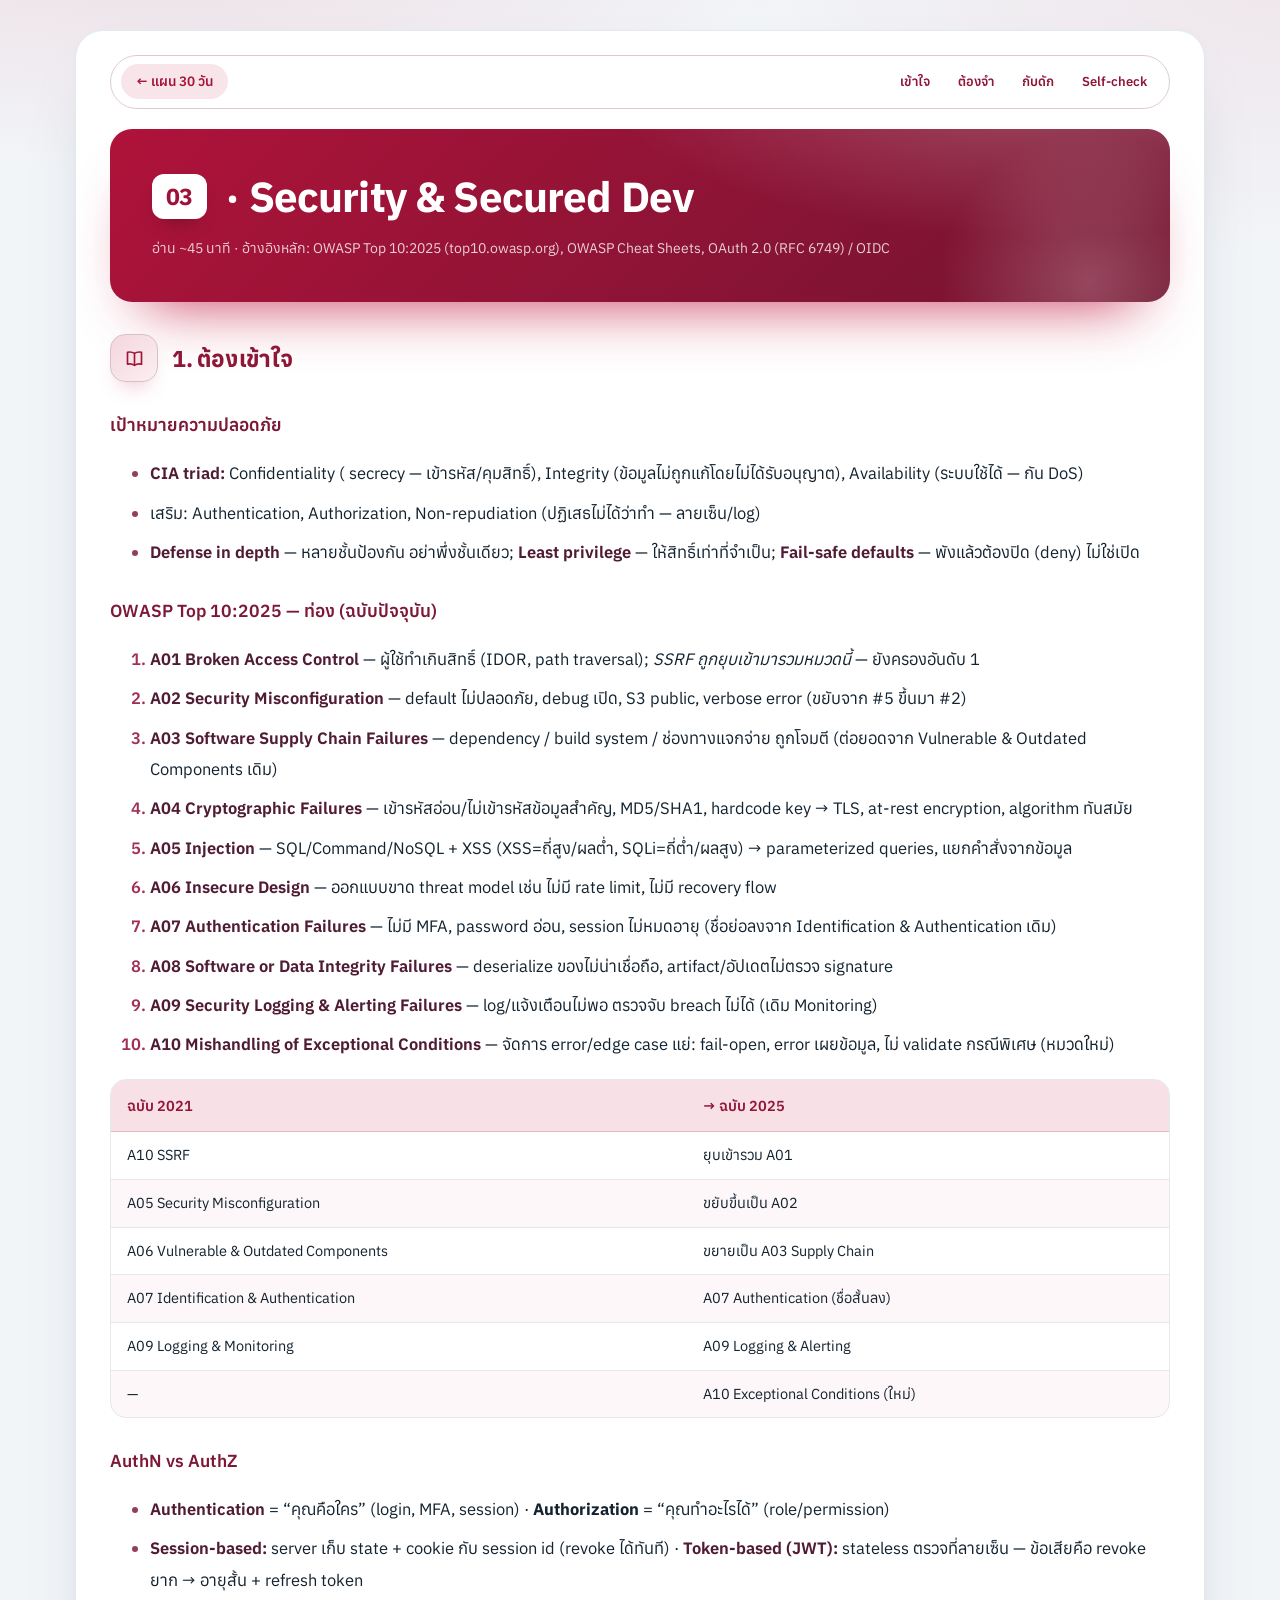
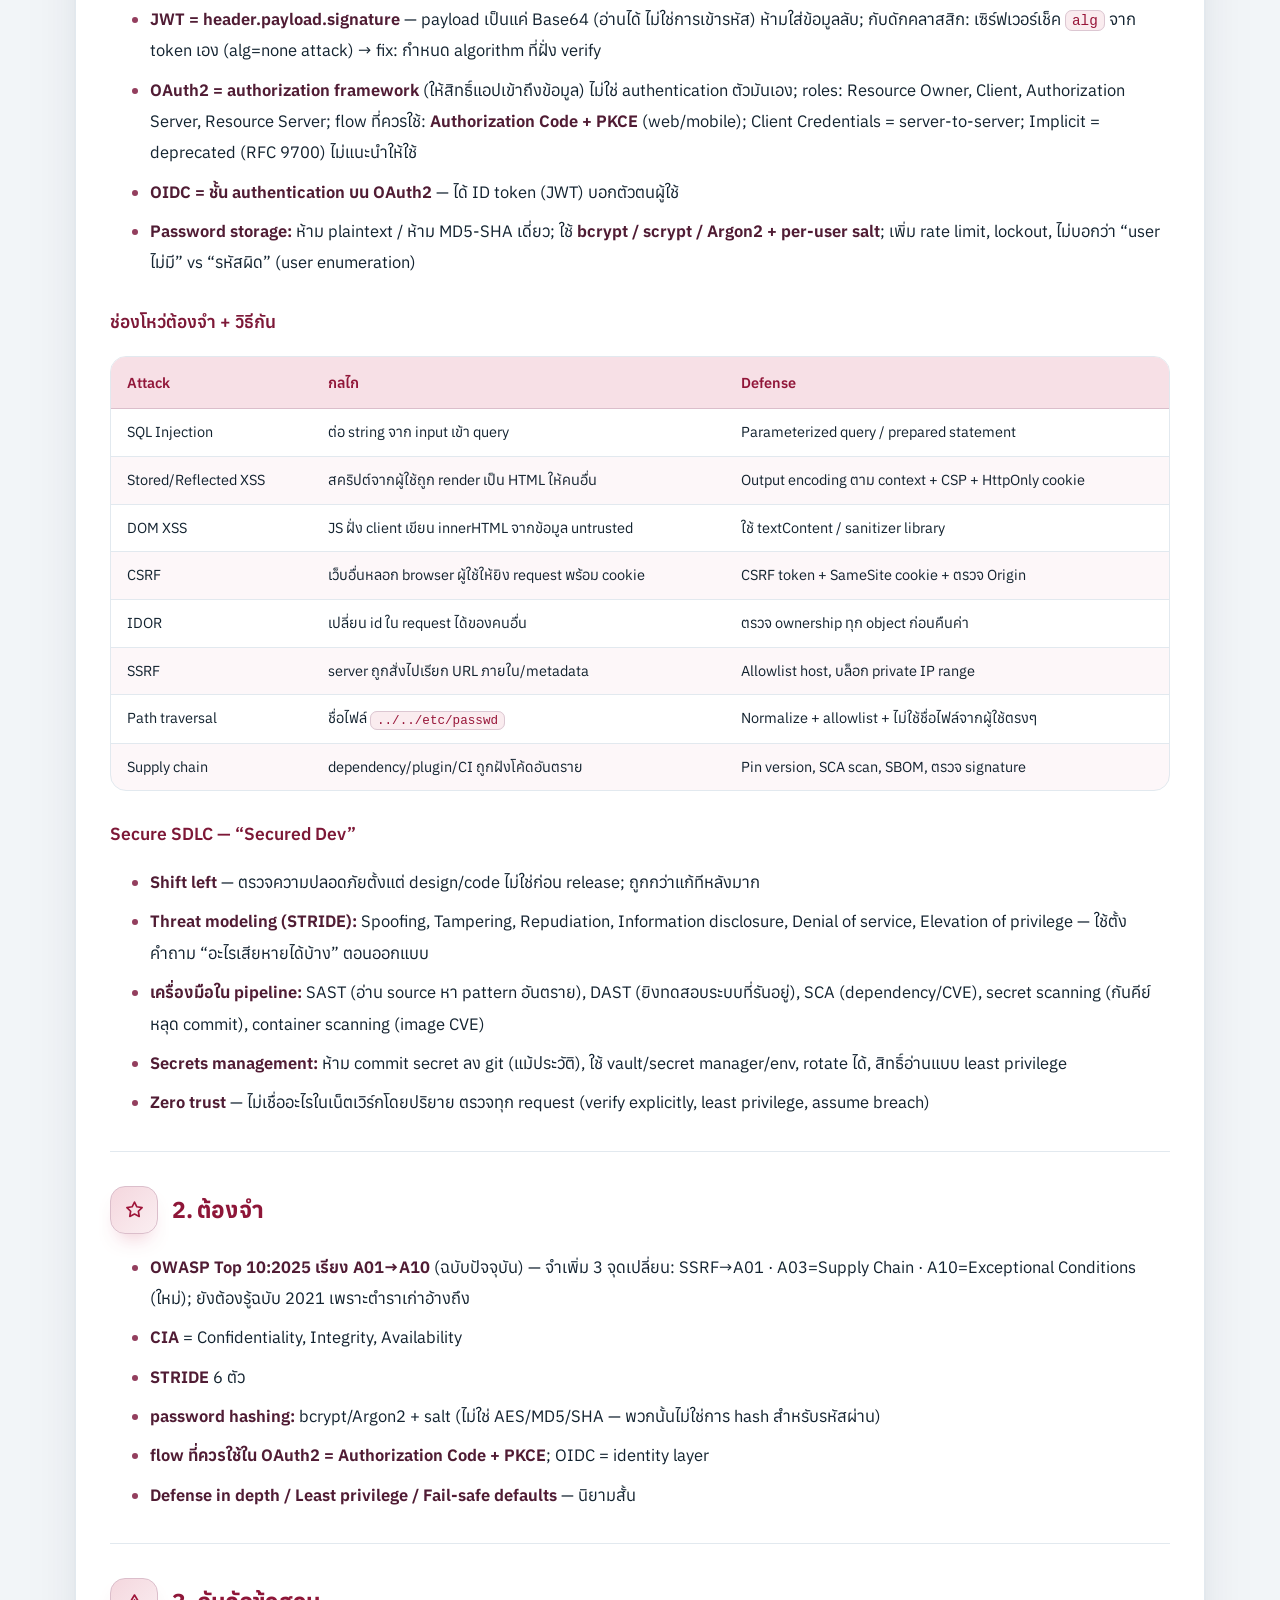
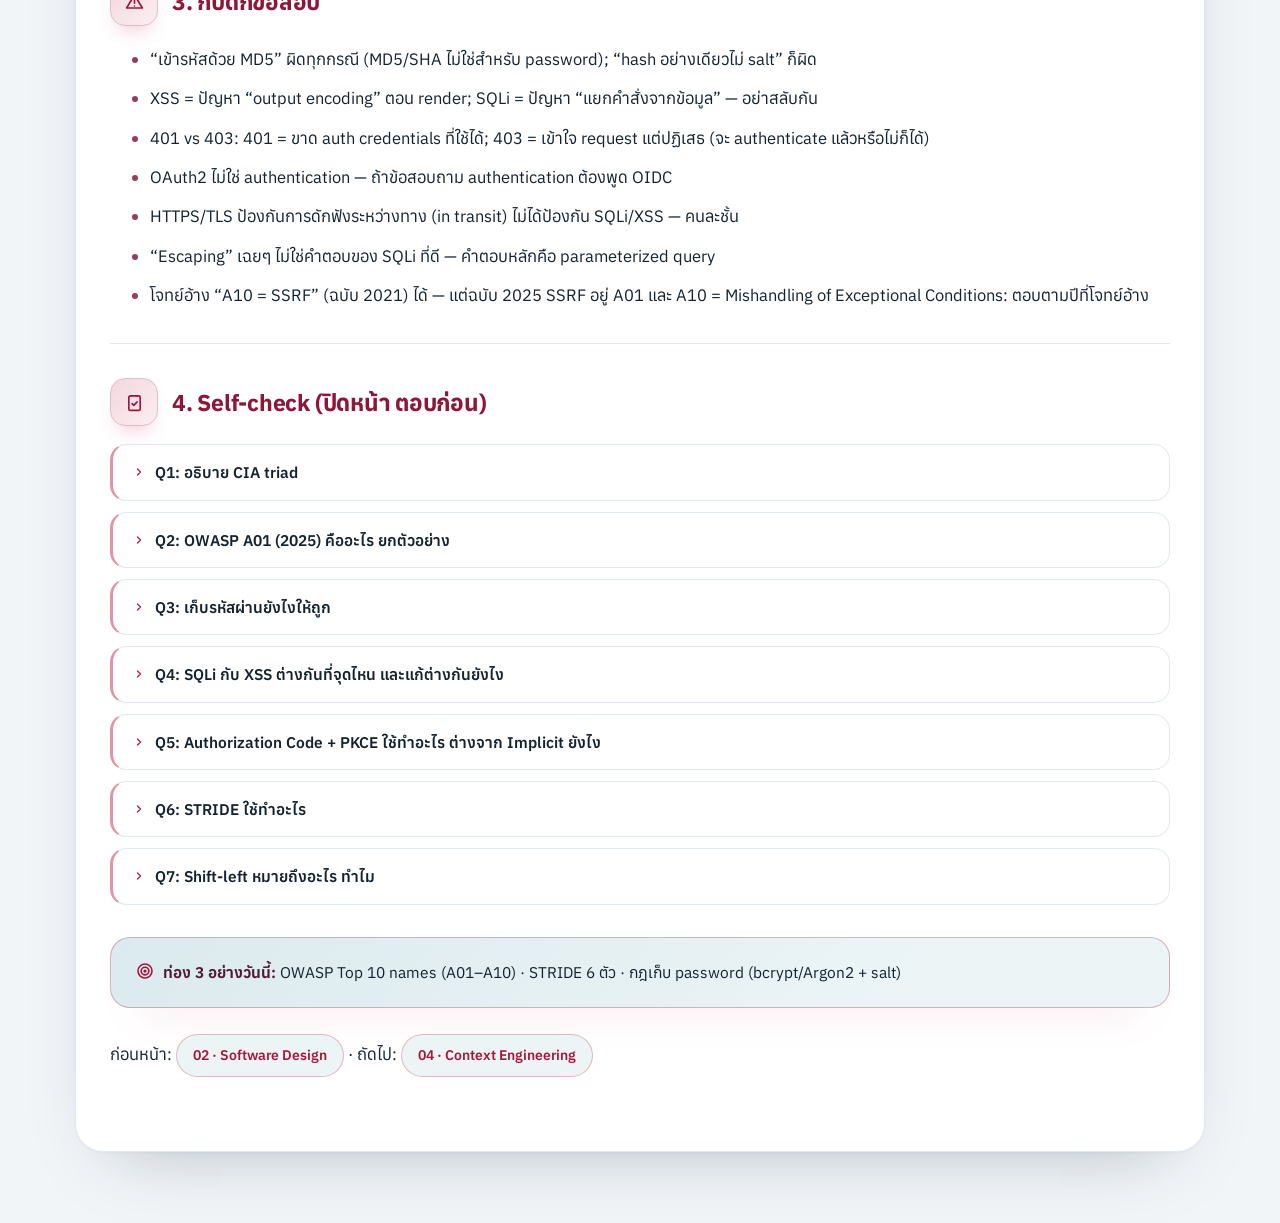
<file: sheets/03-security-secure-dev.html>
<!DOCTYPE html>
<html lang="th">
<head>
<meta charset="utf-8">
<meta name="viewport" content="width=device-width, initial-scale=1">
<title>03 · Security &amp; Secured Dev</title>
<link rel="stylesheet" href="../assets/style.css">
</head>
<body class="sheet t03">
<main>

<div class="topbar">
<a class="brand" href="../index.html">← แผน 30 วัน</a>
<nav class="jump">
<a href="#s1">เข้าใจ</a><a href="#s2">ต้องจำ</a><a href="#s3">กับดัก</a><a href="#s4">Self-check</a>
</nav>
</div>
<header class="hero">
<h1><span class="num">03</span> · Security &amp; Secured Dev</h1>
<p class="source">อ่าน ~45 นาที · อ้างอิงหลัก: OWASP Top 10:2025 (top10.owasp.org), OWASP Cheat Sheets, OAuth 2.0 (RFC 6749) / OIDC</p>
</header>

<section class="sec s1" id="s1">
<h2><span class="chip ic-book"></span>1. ต้องเข้าใจ</h2>

<h3>เป้าหมายความปลอดภัย</h3>
<ul>
<li><strong>CIA triad:</strong> Confidentiality ( secrecy — เข้ารหัส/คุมสิทธิ์), Integrity (ข้อมูลไม่ถูกแก้โดยไม่ได้รับอนุญาต), Availability (ระบบใช้ได้ — กัน DoS)</li>
<li>เสริม: Authentication, Authorization, Non-repudiation (ปฏิเสธไม่ได้ว่าทำ — ลายเซ็น/log)</li>
<li><strong>Defense in depth</strong> — หลายชั้นป้องกัน อย่าพึ่งชั้นเดียว; <strong>Least privilege</strong> — ให้สิทธิ์เท่าที่จำเป็น; <strong>Fail-safe defaults</strong> — พังแล้วต้องปิด (deny) ไม่ใช่เปิด</li>
</ul>

<h3>OWASP Top 10:2025 — ท่อง (ฉบับปัจจุบัน)</h3>
<ol>
<li><strong>A01 Broken Access Control</strong> — ผู้ใช้ทำเกินสิทธิ์ (IDOR, path traversal); <em>SSRF ถูกยุบเข้ามารวมหมวดนี้</em> — ยังครองอันดับ 1</li>
<li><strong>A02 Security Misconfiguration</strong> — default ไม่ปลอดภัย, debug เปิด, S3 public, verbose error (ขยับจาก #5 ขึ้นมา #2)</li>
<li><strong>A03 Software Supply Chain Failures</strong> — dependency / build system / ช่องทางแจกจ่าย ถูกโจมตี (ต่อยอดจาก Vulnerable &amp; Outdated Components เดิม)</li>
<li><strong>A04 Cryptographic Failures</strong> — เข้ารหัสอ่อน/ไม่เข้ารหัสข้อมูลสำคัญ, MD5/SHA1, hardcode key → TLS, at-rest encryption, algorithm ทันสมัย</li>
<li><strong>A05 Injection</strong> — SQL/Command/NoSQL + XSS (XSS=ถี่สูง/ผลต่ำ, SQLi=ถี่ต่ำ/ผลสูง) → parameterized queries, แยกคำสั่งจากข้อมูล</li>
<li><strong>A06 Insecure Design</strong> — ออกแบบขาด threat model เช่น ไม่มี rate limit, ไม่มี recovery flow</li>
<li><strong>A07 Authentication Failures</strong> — ไม่มี MFA, password อ่อน, session ไม่หมดอายุ (ชื่อย่อลงจาก Identification &amp; Authentication เดิม)</li>
<li><strong>A08 Software or Data Integrity Failures</strong> — deserialize ของไม่น่าเชื่อถือ, artifact/อัปเดตไม่ตรวจ signature</li>
<li><strong>A09 Security Logging &amp; Alerting Failures</strong> — log/แจ้งเตือนไม่พอ ตรวจจับ breach ไม่ได้ (เดิม Monitoring)</li>
<li><strong>A10 Mishandling of Exceptional Conditions</strong> — จัดการ error/edge case แย่: fail-open, error เผยข้อมูล, ไม่ validate กรณีพิเศษ (หมวดใหม่)</li>
</ol>
<table>
<thead><tr><th>ฉบับ 2021</th><th>→ ฉบับ 2025</th></tr></thead>
<tbody>
<tr><td>A10 SSRF</td><td>ยุบเข้ารวม A01</td></tr>
<tr><td>A05 Security Misconfiguration</td><td>ขยับขึ้นเป็น A02</td></tr>
<tr><td>A06 Vulnerable &amp; Outdated Components</td><td>ขยายเป็น A03 Supply Chain</td></tr>
<tr><td>A07 Identification &amp; Authentication</td><td>A07 Authentication (ชื่อสั้นลง)</td></tr>
<tr><td>A09 Logging &amp; Monitoring</td><td>A09 Logging &amp; Alerting</td></tr>
<tr><td>—</td><td>A10 Exceptional Conditions (ใหม่)</td></tr>
</tbody>
</table>

<h3>AuthN vs AuthZ</h3>
<ul>
<li><strong>Authentication</strong> = “คุณคือใคร” (login, MFA, session) · <b>Authorization</b> = “คุณทำอะไรได้” (role/permission)</li>
<li><strong>Session-based:</strong> server เก็บ state + cookie กับ session id (revoke ได้ทันที) · <strong>Token-based (JWT):</strong> stateless ตรวจที่ลายเซ็น — ข้อเสียคือ revoke ยาก → อายุสั้น + refresh token</li>
<li><strong>JWT = header.payload.signature</strong> — payload เป็นแค่ Base64 (อ่านได้ ไม่ใช่การเข้ารหัส) ห้ามใส่ข้อมูลลับ; กับดักคลาสสิก: เซิร์ฟเวอร์เช็ค <code>alg</code> จาก token เอง (alg=none attack) → fix: กำหนด algorithm ที่ฝั่ง verify</li>
<li><strong>OAuth2 = authorization framework</strong> (ให้สิทธิ์แอปเข้าถึงข้อมูล) ไม่ใช่ authentication ตัวมันเอง; roles: Resource Owner, Client, Authorization Server, Resource Server; flow ที่ควรใช้: <strong>Authorization Code + PKCE</strong> (web/mobile); Client Credentials = server-to-server; Implicit = deprecated (RFC 9700) ไม่แนะนำให้ใช้</li>
<li><strong>OIDC = ชั้น authentication บน OAuth2</strong> — ได้ ID token (JWT) บอกตัวตนผู้ใช้</li>
<li><strong>Password storage:</strong> ห้าม plaintext / ห้าม MD5-SHA เดี่ยว; ใช้ <strong>bcrypt / scrypt / Argon2 + per-user salt</strong>; เพิ่ม rate limit, lockout, ไม่บอกว่า “user ไม่มี” vs “รหัสผิด” (user enumeration)</li>
</ul>

<h3>ช่องโหว่ต้องจำ + วิธีกัน</h3>
<table>
<thead><tr><th>Attack</th><th>กลไก</th><th>Defense</th></tr></thead>
<tbody>
<tr><td>SQL Injection</td><td>ต่อ string จาก input เข้า query</td><td>Parameterized query / prepared statement</td></tr>
<tr><td>Stored/Reflected XSS</td><td>สคริปต์จากผู้ใช้ถูก render เป็น HTML ให้คนอื่น</td><td>Output encoding ตาม context + CSP + HttpOnly cookie</td></tr>
<tr><td>DOM XSS</td><td>JS ฝั่ง client เขียน innerHTML จากข้อมูล untrusted</td><td>ใช้ textContent / sanitizer library</td></tr>
<tr><td>CSRF</td><td>เว็บอื่นหลอก browser ผู้ใช้ให้ยิง request พร้อม cookie</td><td>CSRF token + SameSite cookie + ตรวจ Origin</td></tr>
<tr><td>IDOR</td><td>เปลี่ยน id ใน request ได้ของคนอื่น</td><td>ตรวจ ownership ทุก object ก่อนคืนค่า</td></tr>
<tr><td>SSRF</td><td>server ถูกสั่งไปเรียก URL ภายใน/metadata</td><td>Allowlist host, บล็อก private IP range</td></tr>
<tr><td>Path traversal</td><td>ชื่อไฟล์ <code>../../etc/passwd</code></td><td>Normalize + allowlist + ไม่ใช้ชื่อไฟล์จากผู้ใช้ตรงๆ</td></tr>
<tr><td>Supply chain</td><td>dependency/plugin/CI ถูกฝังโค้ดอันตราย</td><td>Pin version, SCA scan, SBOM, ตรวจ signature</td></tr>
</tbody>
</table>

<h3>Secure SDLC — “Secured Dev”</h3>
<ul>
<li><strong>Shift left</strong> — ตรวจความปลอดภัยตั้งแต่ design/code ไม่ใช่ก่อน release; ถูกกว่าแก้ทีหลังมาก</li>
<li><strong>Threat modeling (STRIDE):</strong> Spoofing, Tampering, Repudiation, Information disclosure, Denial of service, Elevation of privilege — ใช้ตั้งคำถาม “อะไรเสียหายได้บ้าง” ตอนออกแบบ</li>
<li><strong>เครื่องมือใน pipeline:</strong> SAST (อ่าน source หา pattern อันตราย), DAST (ยิงทดสอบระบบที่รันอยู่), SCA (dependency/CVE), secret scanning (กันคีย์หลุด commit), container scanning (image CVE)</li>
<li><strong>Secrets management:</strong> ห้าม commit secret ลง git (แม้ประวัติ), ใช้ vault/secret manager/env, rotate ได้, สิทธิ์อ่านแบบ least privilege</li>
<li><strong>Zero trust</strong> — ไม่เชื่ออะไรในเน็ตเวิร์กโดยปริยาย ตรวจทุก request (verify explicitly, least privilege, assume breach)</li>
</ul>

</section>

<section class="sec s2" id="s2">
<h2><span class="chip ic-star"></span>2. ต้องจำ</h2>
<ul>
<li><strong>OWASP Top 10:2025 เรียง A01→A10</strong> (ฉบับปัจจุบัน) — จำเพิ่ม 3 จุดเปลี่ยน: SSRF→A01 · A03=Supply Chain · A10=Exceptional Conditions (ใหม่); ยังต้องรู้ฉบับ 2021 เพราะตำราเก่าอ้างถึง</li>
<li><strong>CIA</strong> = Confidentiality, Integrity, Availability</li>
<li><strong>STRIDE</strong> 6 ตัว</li>
<li><strong>password hashing:</strong> bcrypt/Argon2 + salt (ไม่ใช่ AES/MD5/SHA — พวกนั้นไม่ใช่การ hash สำหรับรหัสผ่าน)</li>
<li><strong>flow ที่ควรใช้ใน OAuth2 = Authorization Code + PKCE</strong>; OIDC = identity layer</li>
<li><strong>Defense in depth / Least privilege / Fail-safe defaults</strong> — นิยามสั้น</li>
</ul>

</section>

<section class="sec s3" id="s3">
<h2><span class="chip ic-warn"></span>3. กับดักข้อสอบ</h2>
<ul>
<li>“เข้ารหัสด้วย MD5” ผิดทุกกรณี (MD5/SHA ไม่ใช่สำหรับ password); “hash อย่างเดียวไม่ salt” ก็ผิด</li>
<li>XSS = ปัญหา “output encoding” ตอน render; SQLi = ปัญหา “แยกคำสั่งจากข้อมูล” — อย่าสลับกัน</li>
<li>401 vs 403: 401 = ขาด auth credentials ที่ใช้ได้; 403 = เข้าใจ request แต่ปฏิเสธ (จะ authenticate แล้วหรือไม่ก็ได้)</li>
<li>OAuth2 ไม่ใช่ authentication — ถ้าข้อสอบถาม authentication ต้องพูด OIDC</li>
<li>HTTPS/TLS ป้องกันการดักฟังระหว่างทาง (in transit) ไม่ได้ป้องกัน SQLi/XSS — คนละชั้น</li>
<li>“Escaping” เฉยๆ ไม่ใช่คำตอบของ SQLi ที่ดี — คำตอบหลักคือ parameterized query</li>
<li>โจทย์อ้าง “A10 = SSRF” (ฉบับ 2021) ได้ — แต่ฉบับ 2025 SSRF อยู่ A01 และ A10 = Mishandling of Exceptional Conditions: ตอบตามปีที่โจทย์อ้าง</li>
</ul>

</section>

<section class="sec s4" id="s4">
<h2><span class="chip ic-note"></span>4. Self-check (ปิดหน้า ตอบก่อน)</h2>
<details><summary>Q1: อธิบาย CIA triad</summary>A: Confidentiality — ข้อมูลเห็นได้เฉพาะผู้มีสิทธิ์; Integrity — ข้อมูลไม่ถูกแก้/ปลอมโดยไม่ได้รับอนุญาต; Availability — ระบบพร้อมใช้งาน</details>
<details><summary>Q2: OWASP A01 (2025) คืออะไร ยกตัวอย่าง</summary>A: Broken Access Control — เช็คสิทธิ์ไม่ครบ/ทำเกินสิทธิ์ เช่น IDOR; ฉบับ 2025 SSRF ถูกยุบเข้ามารวมในหมวดนี้ด้วย</details>
<details><summary>Q3: เก็บรหัสผ่านยังไงให้ถูก</summary>A: Hash ด้วย bcrypt/scrypt/Argon2 พร้อม per-user salt (ปรับ cost ได้), ห้าม plaintext/MD5/SHA เดี่ยว, เพิ่ม rate limiting</details>
<details><summary>Q4: SQLi กับ XSS ต่างกันที่จุดไหน และแก้ต่างกันยังไง</summary>A: SQLi = input ปนเข้าไปเป็นคำสั่ง query (แก้: parameterized query); XSS = input ปนเข้าไปเป็น HTML/JS (แก้: output encoding + CSP)</details>
<details><summary>Q5: Authorization Code + PKCE ใช้ทำอะไร ต่างจาก Implicit ยังไง</summary>A: flow ที่ปลอดภัยของ OAuth2 สำหรับ public client — แลก authorization code เป็น token; Implicit คืน token ตรงใน redirect (deprecated/ไม่แนะนำ เพราะ token หลุดง่าย — RFC 9700)</details>
<details><summary>Q6: STRIDE ใช้ทำอะไร</summary>A: Threat modeling — ไล่หาภัย 6 แบบ: Spoofing, Tampering, Repudiation, Information disclosure, DoS, Elevation of privilege</details>
<details><summary>Q7: Shift-left หมายถึงอะไร ทำไม</summary>A: ย้ายงานตรวจความปลอดภัยไปทางซ้ายของ timeline (design/code แรกสุด) — ต้นทุนแก้ bug ถูกกว่ามากและไม่ติดไป prod</details>

</section>

<div class="memory"><strong>ท่อง 3 อย่างวันนี้:</strong> OWASP Top 10 names (A01–A10) · STRIDE 6 ตัว · กฎเก็บ password (bcrypt/Argon2 + salt)</div>

<nav>ก่อนหน้า: <a href="02-software-design.html">02 · Software Design</a> · ถัดไป: <a href="04-ai-context-engineering.html">04 · Context Engineering</a></nav>

</main>
</body>
</html>
</file>
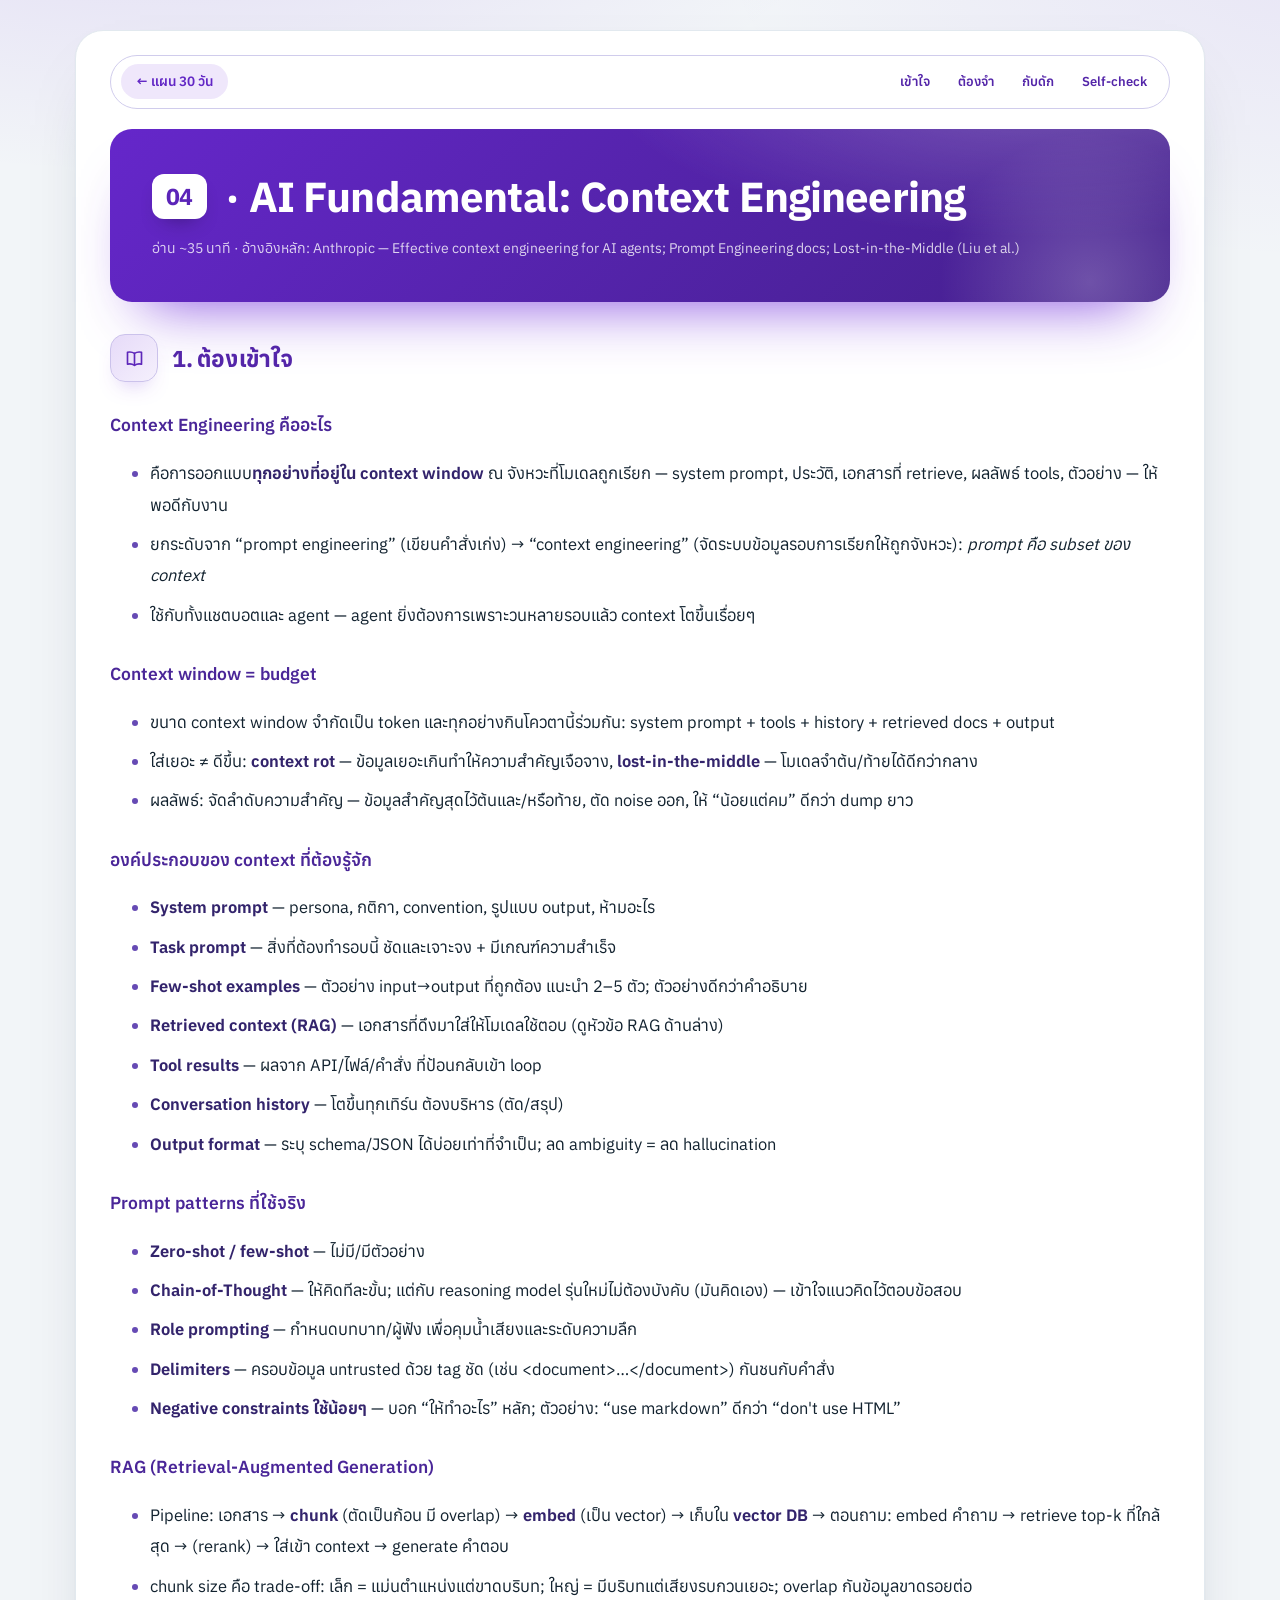
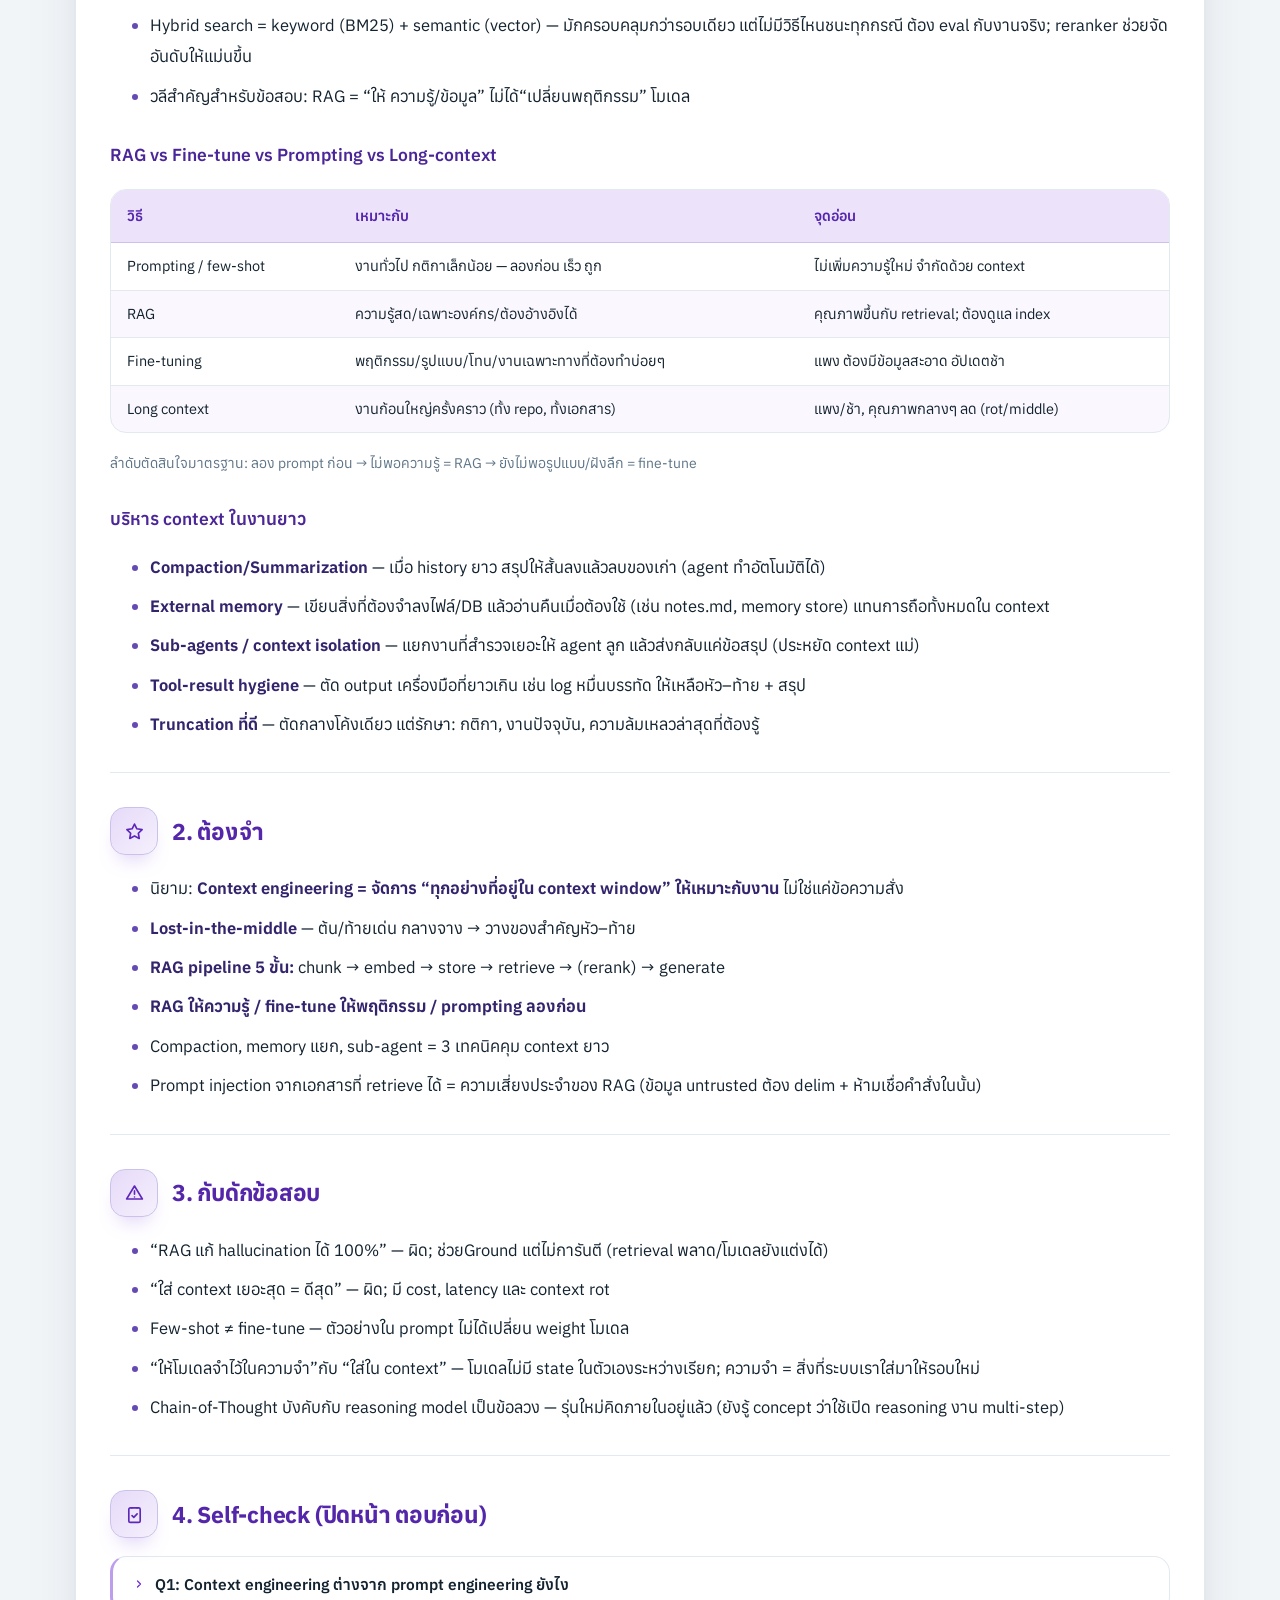
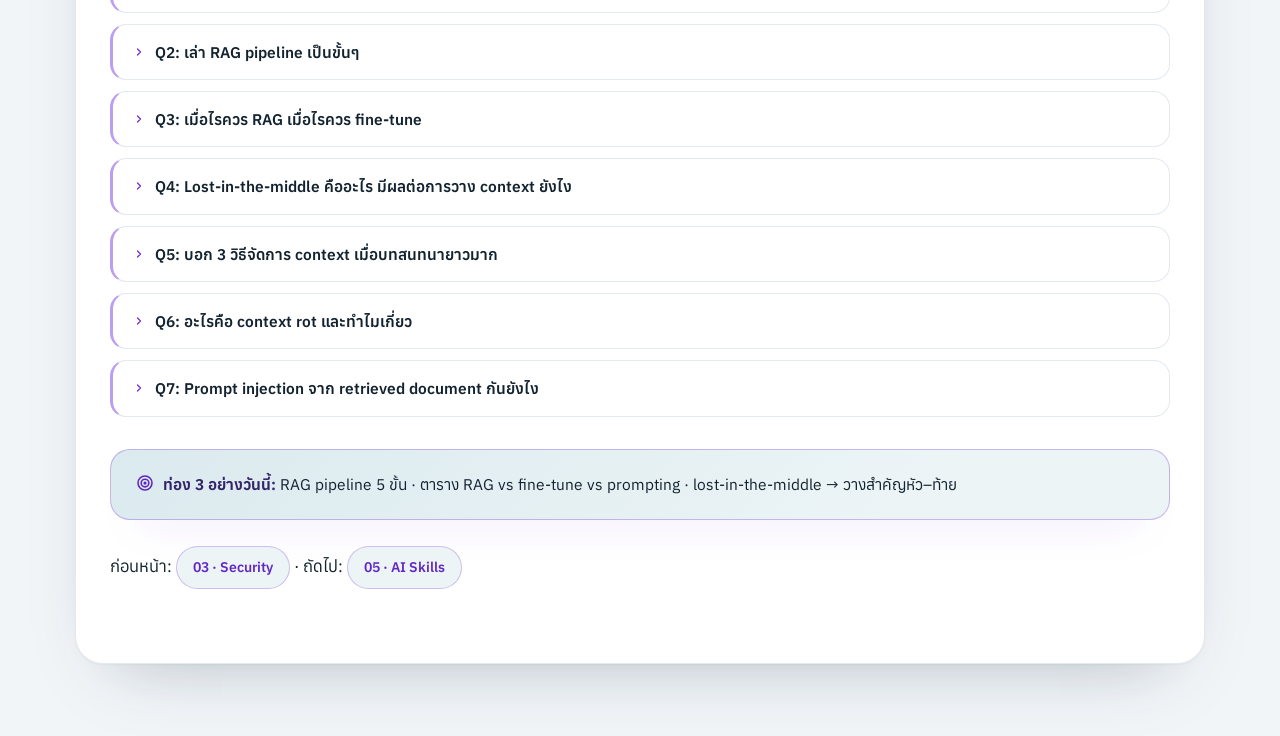
<file: sheets/04-ai-context-engineering.html>
<!DOCTYPE html>
<html lang="th">
<head>
<meta charset="utf-8">
<meta name="viewport" content="width=device-width, initial-scale=1">
<title>04 · AI: Context Engineering</title>
<link rel="stylesheet" href="../assets/style.css">
</head>
<body class="sheet t04">
<main>

<div class="topbar">
<a class="brand" href="../index.html">← แผน 30 วัน</a>
<nav class="jump">
<a href="#s1">เข้าใจ</a><a href="#s2">ต้องจำ</a><a href="#s3">กับดัก</a><a href="#s4">Self-check</a>
</nav>
</div>
<header class="hero">
<h1><span class="num">04</span> · AI Fundamental: Context Engineering</h1>
<p class="source">อ่าน ~35 นาที · อ้างอิงหลัก: Anthropic — Effective context engineering for AI agents; Prompt Engineering docs; Lost-in-the-Middle (Liu et al.)</p>
</header>

<section class="sec s1" id="s1">
<h2><span class="chip ic-book"></span>1. ต้องเข้าใจ</h2>

<h3>Context Engineering คืออะไร</h3>
<ul>
<li>คือการออกแบบ<strong>ทุกอย่างที่อยู่ใน context window</strong> ณ จังหวะที่โมเดลถูกเรียก — system prompt, ประวัติ, เอกสารที่ retrieve, ผลลัพธ์ tools, ตัวอย่าง — ให้พอดีกับงาน</li>
<li>ยกระดับจาก “prompt engineering” (เขียนคำสั่งเก่ง) → “context engineering” (จัดระบบข้อมูลรอบการเรียกให้ถูกจังหวะ): <em>prompt คือ subset ของ context</em></li>
<li>ใช้กับทั้งแชตบอตและ agent — agent ยิ่งต้องการเพราะวนหลายรอบแล้ว context โตขึ้นเรื่อยๆ</li>
</ul>

<h3>Context window = budget</h3>
<ul>
<li>ขนาด context window จำกัดเป็น token และทุกอย่างกินโควตานี้ร่วมกัน: system prompt + tools + history + retrieved docs + output</li>
<li>ใส่เยอะ ≠ ดีขึ้น: <strong>context rot</strong> — ข้อมูลเยอะเกินทำให้ความสำคัญเจือจาง, <strong>lost-in-the-middle</strong> — โมเดลจำต้น/ท้ายได้ดีกว่ากลาง</li>
<li>ผลลัพธ์: จัดลำดับความสำคัญ — ข้อมูลสำคัญสุดไว้ต้นและ/หรือท้าย, ตัด noise ออก, ให้ “น้อยแต่คม” ดีกว่า dump ยาว</li>
</ul>

<h3>องค์ประกอบของ context ที่ต้องรู้จัก</h3>
<ul>
<li><strong>System prompt</strong> — persona, กติกา, convention, รูปแบบ output, ห้ามอะไร</li>
<li><strong>Task prompt</strong> — สิ่งที่ต้องทำรอบนี้ ชัดและเจาะจง + มีเกณฑ์ความสำเร็จ</li>
<li><strong>Few-shot examples</strong> — ตัวอย่าง input→output ที่ถูกต้อง แนะนำ 2–5 ตัว; ตัวอย่างดีกว่าคำอธิบาย</li>
<li><strong>Retrieved context (RAG)</strong> — เอกสารที่ดึงมาใส่ให้โมเดลใช้ตอบ (ดูหัวข้อ RAG ด้านล่าง)</li>
<li><strong>Tool results</strong> — ผลจาก API/ไฟล์/คำสั่ง ที่ป้อนกลับเข้า loop</li>
<li><strong>Conversation history</strong> — โตขึ้นทุกเทิร์น ต้องบริหาร (ตัด/สรุป)</li>
<li><strong>Output format</strong> — ระบุ schema/JSON ได้บ่อยเท่าที่จำเป็น; ลด ambiguity = ลด hallucination</li>
</ul>

<h3>Prompt patterns ที่ใช้จริง</h3>
<ul>
<li><strong>Zero-shot / few-shot</strong> — ไม่มี/มีตัวอย่าง</li>
<li><strong>Chain-of-Thought</strong> — ให้คิดทีละขั้น; แต่กับ reasoning model รุ่นใหม่ไม่ต้องบังคับ (มันคิดเอง) — เข้าใจแนวคิดไว้ตอบข้อสอบ</li>
<li><strong>Role prompting</strong> — กำหนดบทบาท/ผู้ฟัง เพื่อคุมน้ำเสียงและระดับความลึก</li>
<li><strong>Delimiters</strong> — ครอบข้อมูล untrusted ด้วย tag ชัด (เช่น &lt;document&gt;…&lt;/document&gt;) กันชนกับคำสั่ง</li>
<li><strong>Negative constraints ใช้น้อยๆ</strong> — บอก “ให้ทำอะไร” หลัก; ตัวอย่าง: “use markdown” ดีกว่า “don't use HTML”</li>
</ul>

<h3>RAG (Retrieval-Augmented Generation)</h3>
<ul>
<li>Pipeline: เอกสาร → <strong>chunk</strong> (ตัดเป็นก้อน มี overlap) → <strong>embed</strong> (เป็น vector) → เก็บใน <strong>vector DB</strong> → ตอนถาม: embed คำถาม → retrieve top-k ที่ใกล้สุด → (rerank) → ใส่เข้า context → generate คำตอบ</li>
<li>chunk size คือ trade-off: เล็ก = แม่นตำแหน่งแต่ขาดบริบท; ใหญ่ = มีบริบทแต่เสียงรบกวนเยอะ; overlap กันข้อมูลขาดรอยต่อ</li>
<li>Hybrid search = keyword (BM25) + semantic (vector) — มักครอบคลุมกว่ารอบเดียว แต่ไม่มีวิธีไหนชนะทุกกรณี ต้อง eval กับงานจริง; reranker ช่วยจัดอันดับให้แม่นขึ้น</li>
<li>วลีสำคัญสำหรับข้อสอบ: RAG = “ให้ ความรู้/ข้อมูล” ไม่ได้“เปลี่ยนพฤติกรรม” โมเดล</li>
</ul>

<h3>RAG vs Fine-tune vs Prompting vs Long-context</h3>
<table>
<thead><tr><th>วิธี</th><th>เหมาะกับ</th><th>จุดอ่อน</th></tr></thead>
<tbody>
<tr><td>Prompting / few-shot</td><td>งานทั่วไป กติกาเล็กน้อย — ลองก่อน เร็ว ถูก</td><td>ไม่เพิ่มความรู้ใหม่ จำกัดด้วย context</td></tr>
<tr><td>RAG</td><td>ความรู้สด/เฉพาะองค์กร/ต้องอ้างอิงได้</td><td>คุณภาพขึ้นกับ retrieval; ต้องดูแล index</td></tr>
<tr><td>Fine-tuning</td><td>พฤติกรรม/รูปแบบ/โทน/งานเฉพาะทางที่ต้องทำบ่อยๆ</td><td>แพง ต้องมีข้อมูลสะอาด อัปเดตช้า</td></tr>
<tr><td>Long context</td><td>งานก้อนใหญ่ครั้งคราว (ทั้ง repo, ทั้งเอกสาร)</td><td>แพง/ช้า, คุณภาพกลางๆ ลด (rot/middle)</td></tr>
</tbody>
</table>
<p class="source">ลำดับตัดสินใจมาตรฐาน: ลอง prompt ก่อน → ไม่พอความรู้ = RAG → ยังไม่พอรูปแบบ/ฝังลึก = fine-tune</p>

<h3>บริหาร context ในงานยาว</h3>
<ul>
<li><strong>Compaction/Summarization</strong> — เมื่อ history ยาว สรุปให้สั้นลงแล้วลบของเก่า (agent ทำอัตโนมัติได้)</li>
<li><strong>External memory</strong> — เขียนสิ่งที่ต้องจำลงไฟล์/DB แล้วอ่านคืนเมื่อต้องใช้ (เช่น notes.md, memory store) แทนการถือทั้งหมดใน context</li>
<li><strong>Sub-agents / context isolation</strong> — แยกงานที่สำรวจเยอะให้ agent ลูก แล้วส่งกลับแค่ข้อสรุป (ประหยัด context แม่)</li>
<li><strong>Tool-result hygiene</strong> — ตัด output เครื่องมือที่ยาวเกิน เช่น log หมื่นบรรทัด ให้เหลือหัว–ท้าย + สรุป</li>
<li><strong>Truncation ที่ดี</strong> — ตัดกลางโค้งเดียว แต่รักษา: กติกา, งานปัจจุบัน, ความล้มเหลวล่าสุดที่ต้องรู้</li>
</ul>

</section>

<section class="sec s2" id="s2">
<h2><span class="chip ic-star"></span>2. ต้องจำ</h2>
<ul>
<li>นิยาม: <strong>Context engineering = จัดการ “ทุกอย่างที่อยู่ใน context window” ให้เหมาะกับงาน</strong> ไม่ใช่แค่ข้อความสั่ง</li>
<li><strong>Lost-in-the-middle</strong> — ต้น/ท้ายเด่น กลางจาง → วางของสำคัญหัว–ท้าย</li>
<li><strong>RAG pipeline 5 ขั้น:</strong> chunk → embed → store → retrieve → (rerank) → generate</li>
<li><strong>RAG ให้ความรู้ / fine-tune ให้พฤติกรรม / prompting ลองก่อน</strong></li>
<li>Compaction, memory แยก, sub-agent = 3 เทคนิคคุม context ยาว</li>
<li>Prompt injection จากเอกสารที่ retrieve ได้ = ความเสี่ยงประจำของ RAG (ข้อมูล untrusted ต้อง delim + ห้ามเชื่อคำสั่งในนั้น)</li>
</ul>

</section>

<section class="sec s3" id="s3">
<h2><span class="chip ic-warn"></span>3. กับดักข้อสอบ</h2>
<ul>
<li>“RAG แก้ hallucination ได้ 100%” — ผิด; ช่วยGround แต่ไม่การันตี (retrieval พลาด/โมเดลยังแต่งได้)</li>
<li>“ใส่ context เยอะสุด = ดีสุด” — ผิด; มี cost, latency และ context rot</li>
<li>Few-shot ≠ fine-tune — ตัวอย่างใน prompt ไม่ได้เปลี่ยน weight โมเดล</li>
<li>“ให้โมเดลจำไว้ในความจำ”กับ “ใส่ใน context” — โมเดลไม่มี state ในตัวเองระหว่างเรียก; ความจำ = สิ่งที่ระบบเราใส่มาให้รอบใหม่</li>
<li>Chain-of-Thought บังคับกับ reasoning model เป็นข้อลวง — รุ่นใหม่คิดภายในอยู่แล้ว (ยังรู้ concept ว่าใช้เปิด reasoning งาน multi-step)</li>
</ul>

</section>

<section class="sec s4" id="s4">
<h2><span class="chip ic-note"></span>4. Self-check (ปิดหน้า ตอบก่อน)</h2>
<details><summary>Q1: Context engineering ต่างจาก prompt engineering ยังไง</summary>A: Prompt engineering ดูแค่ถ้อยคำคำสั่ง; context engineering ดูแลทุกอย่างที่ป้อนเข้าโมเดล (system, history, retrieved docs, tool output, ตัวอย่าง) ให้พอดี budget และจังหวะ</details>
<details><summary>Q2: เล่า RAG pipeline เป็นขั้นๆ</summary>A: chunk เอกสาร → embed เป็น vector → เก็บใน vector DB → ตอนถาม retrieve top-k → (rerank) → ใส่เป็น context → โมเดล generate จากข้อมูลนั้น (อ้างอิงได้)</details>
<details><summary>Q3: เมื่อไรควร RAG เมื่อไรควร fine-tune</summary>A: RAG เมื่อขาด “ความรู้” ใหม่/เฉพาะองค์กรหรือต้อง cite; fine-tune เมื่อต้องการ “พฤติกรรม/รูปแบบ” เฉพาะทางที่ prompting ล้วนทำไม่เสถียร</details>
<details><summary>Q4: Lost-in-the-middle คืออะไร มีผลต่อการวาง context ยังไง</summary>A: โมเดลให้ความสำคัญกับ token ต้นและท้าย sequence ดีกว่าตรงกลาง → วางคำสั่ง/ข้อมูลสำคัญไว้ต้นหรือท้าย context</details>
<details><summary>Q5: บอก 3 วิธีจัดการ context เมื่อบทสนทนายาวมาก</summary>A: compaction/สรุปและตัดของเก่า; เขียนลง external memory (ไฟล์/DB) แล้ว retrieve คืน; แยกงานสำรวจให้ sub-agent แล้วรับเฉพาะบทสรุป</details>
<details><summary>Q6: อะไรคือ context rot และทำไมเกี่ยว</summary>A: พอ context ยาวขึ้น คุณภาพการใช้ข้อมูลลดลง (ข้อมูลสำคัญเจือจาง) — เหตุผลว่าทำไมควรใส่ “น้อยแต่ตรง” และจัดลำดับ</details>
<details><summary>Q7: Prompt injection จาก retrieved document กันยังไง</summary>A: ถือเอกสารเป็น untrusted — ครอบด้วย delimiter, ระบุห้ามทำตามคำสั่งในเอกสาร, แยก channel คำสั่งระบบกับข้อมูล, ตรวจสอบ action ก่อนรัน</details>

</section>

<div class="memory"><strong>ท่อง 3 อย่างวันนี้:</strong> RAG pipeline 5 ขั้น · ตาราง RAG vs fine-tune vs prompting · lost-in-the-middle → วางสำคัญหัว–ท้าย</div>

<nav>ก่อนหน้า: <a href="03-security-secure-dev.html">03 · Security</a> · ถัดไป: <a href="05-ai-skills.html">05 · AI Skills</a></nav>

</main>
</body>
</html>
</file>
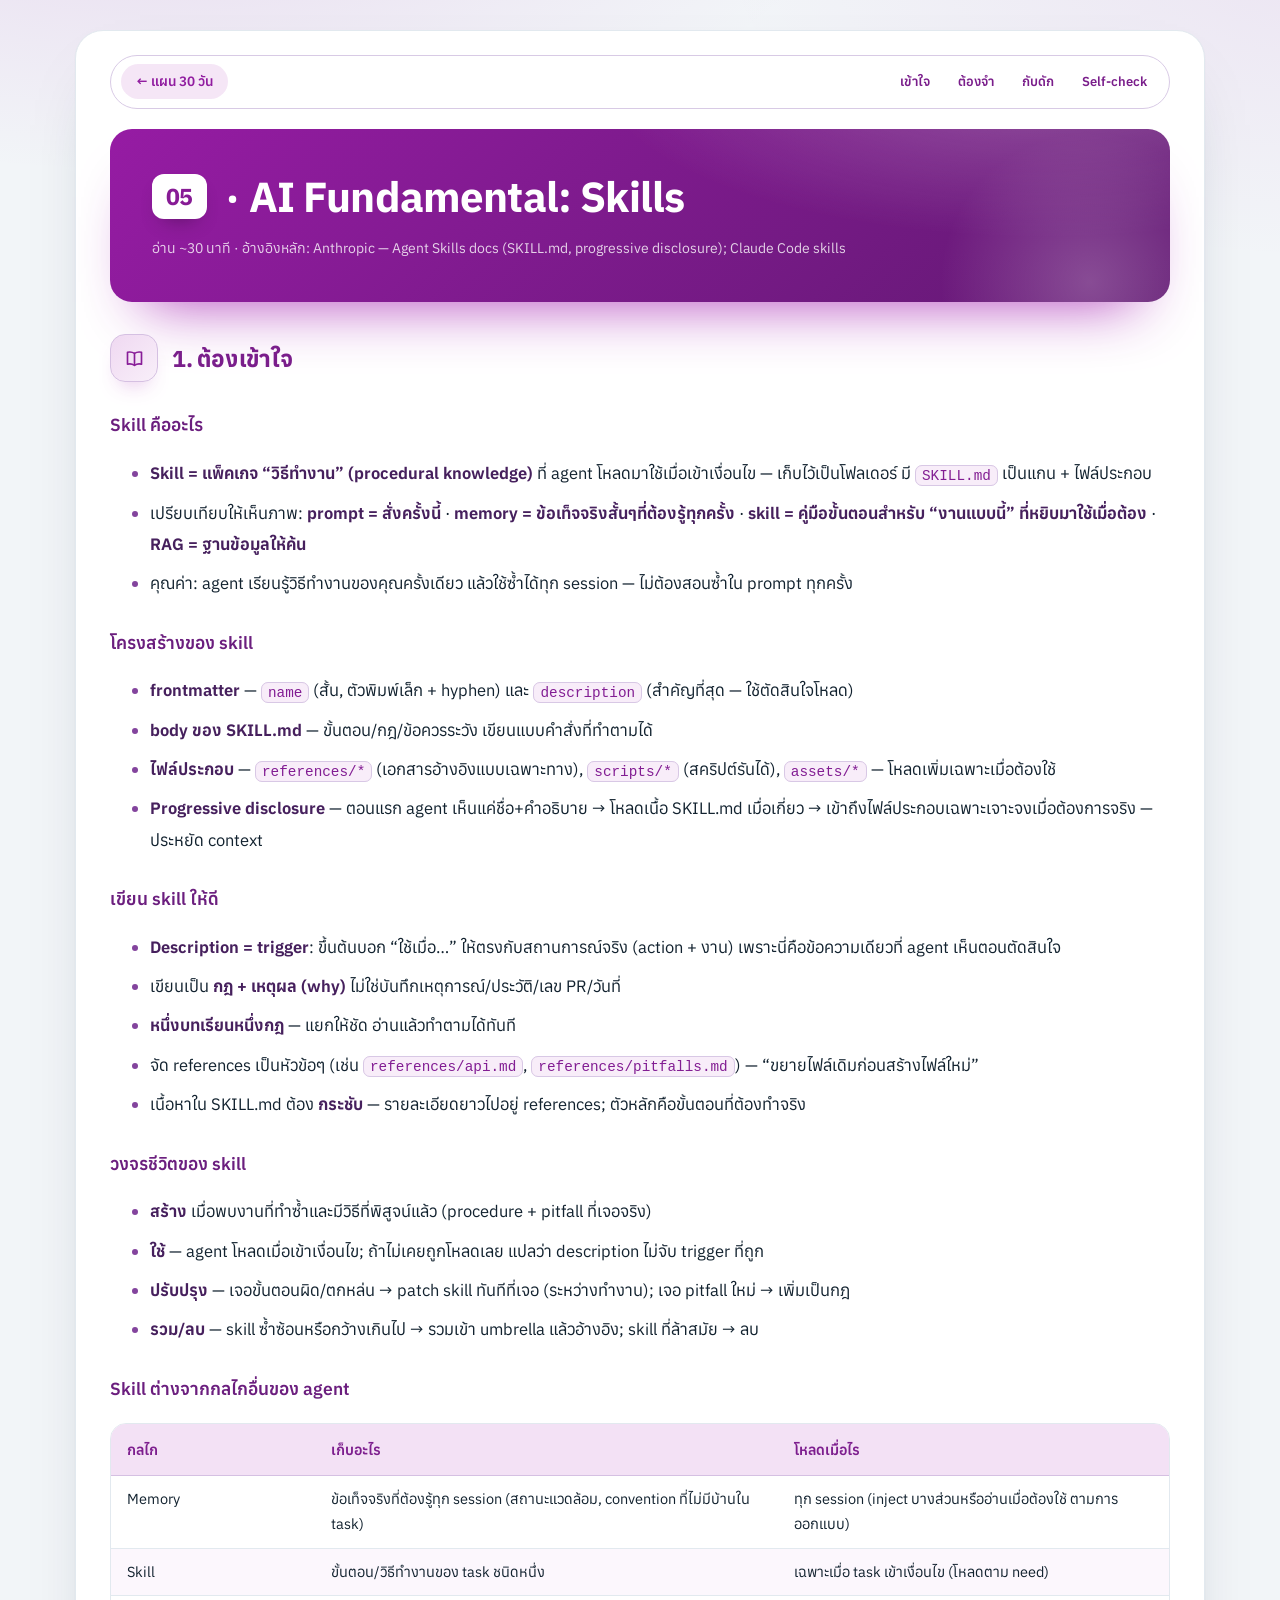
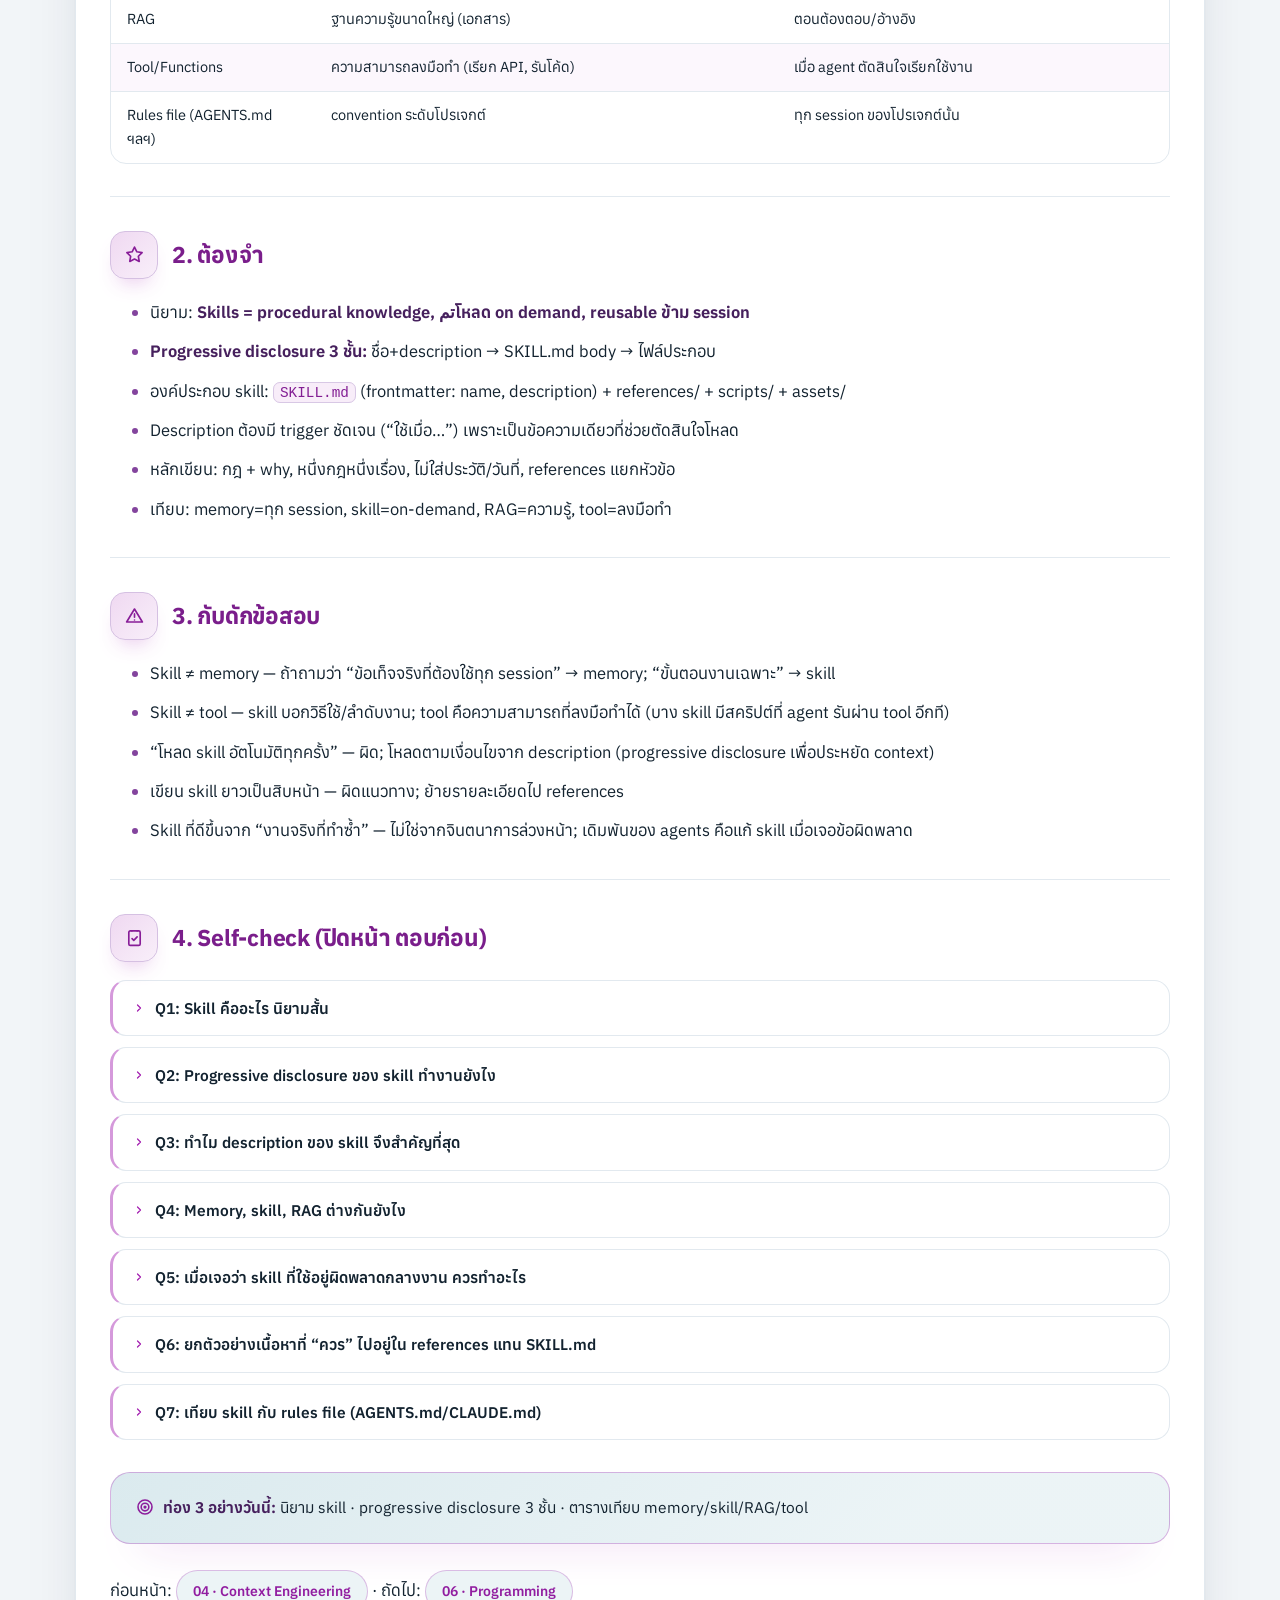
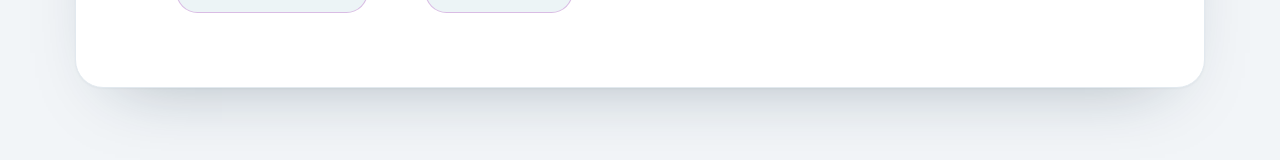
<file: sheets/05-ai-skills.html>
<!DOCTYPE html>
<html lang="th">
<head>
<meta charset="utf-8">
<meta name="viewport" content="width=device-width, initial-scale=1">
<title>05 · AI: Skills</title>
<link rel="stylesheet" href="../assets/style.css">
</head>
<body class="sheet t05">
<main>

<div class="topbar">
<a class="brand" href="../index.html">← แผน 30 วัน</a>
<nav class="jump">
<a href="#s1">เข้าใจ</a><a href="#s2">ต้องจำ</a><a href="#s3">กับดัก</a><a href="#s4">Self-check</a>
</nav>
</div>
<header class="hero">
<h1><span class="num">05</span> · AI Fundamental: Skills</h1>
<p class="source">อ่าน ~30 นาที · อ้างอิงหลัก: Anthropic — Agent Skills docs (SKILL.md, progressive disclosure); Claude Code skills</p>
</header>

<section class="sec s1" id="s1">
<h2><span class="chip ic-book"></span>1. ต้องเข้าใจ</h2>

<h3>Skill คืออะไร</h3>
<ul>
<li><strong>Skill = แพ็คเกจ “วิธีทำงาน” (procedural knowledge)</strong> ที่ agent โหลดมาใช้เมื่อเข้าเงื่อนไข — เก็บไว้เป็นโฟลเดอร์ มี <code>SKILL.md</code> เป็นแกน + ไฟล์ประกอบ</li>
<li>เปรียบเทียบให้เห็นภาพ: <strong>prompt = สั่งครั้งนี้</strong> · <strong>memory = ข้อเท็จจริงสั้นๆที่ต้องรู้ทุกครั้ง</strong> · <strong>skill = คู่มือขั้นตอนสำหรับ “งานแบบนี้” ที่หยิบมาใช้เมื่อต้อง</strong> · <strong>RAG = ฐานข้อมูลให้ค้น</strong></li>
<li>คุณค่า: agent เรียนรู้วิธีทำงานของคุณครั้งเดียว แล้วใช้ซ้ำได้ทุก session — ไม่ต้องสอนซ้ำใน prompt ทุกครั้ง</li>
</ul>

<h3>โครงสร้างของ skill</h3>
<ul>
<li><strong>frontmatter</strong> — <code>name</code> (สั้น, ตัวพิมพ์เล็ก + hyphen) และ <code>description</code> (สำคัญที่สุด — ใช้ตัดสินใจโหลด)</li>
<li><strong>body ของ SKILL.md</strong> — ขั้นตอน/กฎ/ข้อควรระวัง เขียนแบบคำสั่งที่ทำตามได้</li>
<li><strong>ไฟล์ประกอบ</strong> — <code>references/*</code> (เอกสารอ้างอิงแบบเฉพาะทาง), <code>scripts/*</code> (สคริปต์รันได้), <code>assets/*</code> — โหลดเพิ่มเฉพาะเมื่อต้องใช้</li>
<li><strong>Progressive disclosure</strong> — ตอนแรก agent เห็นแค่ชื่อ+คำอธิบาย → โหลดเนื้อ SKILL.md เมื่อเกี่ยว → เข้าถึงไฟล์ประกอบเฉพาะเจาะจงเมื่อต้องการจริง — ประหยัด context</li>
</ul>

<h3>เขียน skill ให้ดี</h3>
<ul>
<li><strong>Description = trigger</strong>: ขึ้นต้นบอก “ใช้เมื่อ…” ให้ตรงกับสถานการณ์จริง (action + งาน) เพราะนี่คือข้อความเดียวที่ agent เห็นตอนตัดสินใจ</li>
<li>เขียนเป็น <strong>กฎ + เหตุผล (why)</strong> ไม่ใช่บันทึกเหตุการณ์/ประวัติ/เลข PR/วันที่</li>
<li><strong>หนึ่งบทเรียนหนึ่งกฎ</strong> — แยกให้ชัด อ่านแล้วทำตามได้ทันที</li>
<li>จัด references เป็นหัวข้อๆ (เช่น <code>references/api.md</code>, <code>references/pitfalls.md</code>) — “ขยายไฟล์เดิมก่อนสร้างไฟล์ใหม่”</li>
<li>เนื้อหาใน SKILL.md ต้อง <strong>กระชับ</strong> — รายละเอียดยาวไปอยู่ references; ตัวหลักคือขั้นตอนที่ต้องทำจริง</li>
</ul>

<h3>วงจรชีวิตของ skill</h3>
<ul>
<li><strong>สร้าง</strong> เมื่อพบงานที่ทำซ้ำและมีวิธีที่พิสูจน์แล้ว (procedure + pitfall ที่เจอจริง)</li>
<li><strong>ใช้</strong> — agent โหลดเมื่อเข้าเงื่อนไข; ถ้าไม่เคยถูกโหลดเลย แปลว่า description ไม่จับ trigger ที่ถูก</li>
<li><strong>ปรับปรุง</strong> — เจอขั้นตอนผิด/ตกหล่น → patch skill ทันทีที่เจอ (ระหว่างทำงาน); เจอ pitfall ใหม่ → เพิ่มเป็นกฎ</li>
<li><strong>รวม/ลบ</strong> — skill ซ้ำซ้อนหรือกว้างเกินไป → รวมเข้า umbrella แล้วอ้างอิง; skill ที่ล้าสมัย → ลบ</li>
</ul>

<h3>Skill ต่างจากกลไกอื่นของ agent</h3>
<table>
<thead><tr><th>กลไก</th><th>เก็บอะไร</th><th>โหลดเมื่อไร</th></tr></thead>
<tbody>
<tr><td>Memory</td><td>ข้อเท็จจริงที่ต้องรู้ทุก session (สถานะแวดล้อม, convention ที่ไม่มีบ้านใน task)</td><td>ทุก session (inject บางส่วนหรืออ่านเมื่อต้องใช้ ตามการออกแบบ)</td></tr>
<tr><td>Skill</td><td>ขั้นตอน/วิธีทำงานของ task ชนิดหนึ่ง</td><td>เฉพาะเมื่อ task เข้าเงื่อนไข (โหลดตาม need)</td></tr>
<tr><td>RAG</td><td>ฐานความรู้ขนาดใหญ่ (เอกสาร)</td><td>ตอนต้องตอบ/อ้างอิง</td></tr>
<tr><td>Tool/Functions</td><td>ความสามารถลงมือทำ (เรียก API, รันโค้ด)</td><td>เมื่อ agent ตัดสินใจเรียกใช้งาน</td></tr>
<tr><td>Rules file (AGENTS.md ฯลฯ)</td><td>convention ระดับโปรเจกต์</td><td>ทุก session ของโปรเจกต์นั้น</td></tr>
</tbody>
</table>

</section>

<section class="sec s2" id="s2">
<h2><span class="chip ic-star"></span>2. ต้องจำ</h2>
<ul>
<li>นิยาม: <strong>Skills = procedural knowledge, تمโหลด on demand, reusable ข้าม session</strong></li>
<li><strong>Progressive disclosure 3 ชั้น:</strong> ชื่อ+description → SKILL.md body → ไฟล์ประกอบ</li>
<li>องค์ประกอบ skill: <code>SKILL.md</code> (frontmatter: name, description) + references/ + scripts/ + assets/</li>
<li>Description ต้องมี trigger ชัดเจน (“ใช้เมื่อ…”) เพราะเป็นข้อความเดียวที่ช่วยตัดสินใจโหลด</li>
<li>หลักเขียน: กฎ + why, หนึ่งกฎหนึ่งเรื่อง, ไม่ใส่ประวัติ/วันที่, references แยกหัวข้อ</li>
<li>เทียบ: memory=ทุก session, skill=on-demand, RAG=ความรู้, tool=ลงมือทำ</li>
</ul>

</section>

<section class="sec s3" id="s3">
<h2><span class="chip ic-warn"></span>3. กับดักข้อสอบ</h2>
<ul>
<li>Skill ≠ memory — ถ้าถามว่า “ข้อเท็จจริงที่ต้องใช้ทุก session” → memory; “ขั้นตอนงานเฉพาะ” → skill</li>
<li>Skill ≠ tool — skill บอกวิธีใช้/ลำดับงาน; tool คือความสามารถที่ลงมือทำได้ (บาง skill มีสคริปต์ที่ agent รันผ่าน tool อีกที)</li>
<li>“โหลด skill อัตโนมัติทุกครั้ง” — ผิด; โหลดตามเงื่อนไขจาก description (progressive disclosure เพื่อประหยัด context)</li>
<li>เขียน skill ยาวเป็นสิบหน้า — ผิดแนวทาง; ย้ายรายละเอียดไป references</li>
<li>Skill ที่ดีขึ้นจาก “งานจริงที่ทำซ้ำ” — ไม่ใช่จากจินตนาการล่วงหน้า; เดิมพันของ agents คือแก้ skill เมื่อเจอข้อผิดพลาด</li>
</ul>

</section>

<section class="sec s4" id="s4">
<h2><span class="chip ic-note"></span>4. Self-check (ปิดหน้า ตอบก่อน)</h2>
<details><summary>Q1: Skill คืออะไร นิยามสั้น</summary>A: แพ็คเกจวิธีทำงาน (ขั้นตอน+ข้อควรระวัง) ให้ agent โหลดใช้เมื่อเจองานชนิดนั้น — นำกลับมาใช้ซ้ำได้ข้าม session</details>
<details><summary>Q2: Progressive disclosure ของ skill ทำงานยังไง</summary>A: ชั้น 1 เห็นแค่ name+description → ถ้าเข้าเงื่อนไขโหลดเนื้อ SKILL.md → เข้าถึงไฟล์ประกอบ (references/scripts/assets) เฉพาะเมื่อต้องใช้ — ประหยัด context</details>
<details><summary>Q3: ทำไม description ของ skill จึงสำคัญที่สุด</summary>A: เพราะเป็นข้อมูลเดียวที่ agent เห็นตอนตัดสินใจว่าจะโหลด skill ไหม — ถ้า description ไม่มี trigger ชัดเจน skill จะไม่ถูกใช้</details>
<details><summary>Q4: Memory, skill, RAG ต่างกันยังไง</summary>A: memory = ข้อเท็จจริงทุก session; skill = ขั้นตอนโหลดเมื่อเข้าเงื่อนไข; RAG = ฐานความรู้ที่ค้นเมื่อต้องอ้างอิง</details>
<details><summary>Q5: เมื่อเจอว่า skill ที่ใช้อยู่ผิดพลาดกลางงาน ควรทำอะไร</summary>A: patch skill แก้ขั้นตอน/เพิ่ม pitfall ทันที (ให้บทเรียนอยู่กับ skill ไม่ใช่ความจำชั่วคราว) แล้วใช้ต่อ</details>
<details><summary>Q6: ยกตัวอย่างเนื้อหาที่ “ควร” ไปอยู่ใน references แทน SKILL.md</summary>A: ตารางอ้างอิงยาวๆ, เอกสาร API, รายการ template/ตัวอย่างเยอะๆ, รายละเอียดเฉพาะ platform — SKILL.md เหลือขั้นตอนและกฎสำคัญ</details>
<details><summary>Q7: เทียบ skill กับ rules file (AGENTS.md/CLAUDE.md)</summary>A: rules file = convention ของโปรเจกต์ ติดทุก session ของโปรเจกต์นั้น; skill = วิธีทำงานเฉพาะทาง หยิบเมื่อเข้าเงื่อนไข ไม่ผูกกับโปรเจกต์เดียว</details>

</section>

<div class="memory"><strong>ท่อง 3 อย่างวันนี้:</strong> นิยาม skill · progressive disclosure 3 ชั้น · ตารางเทียบ memory/skill/RAG/tool</div>

<nav>ก่อนหน้า: <a href="04-ai-context-engineering.html">04 · Context Engineering</a> · ถัดไป: <a href="06-programming.html">06 · Programming</a></nav>

</main>
</body>
</html>
</file>
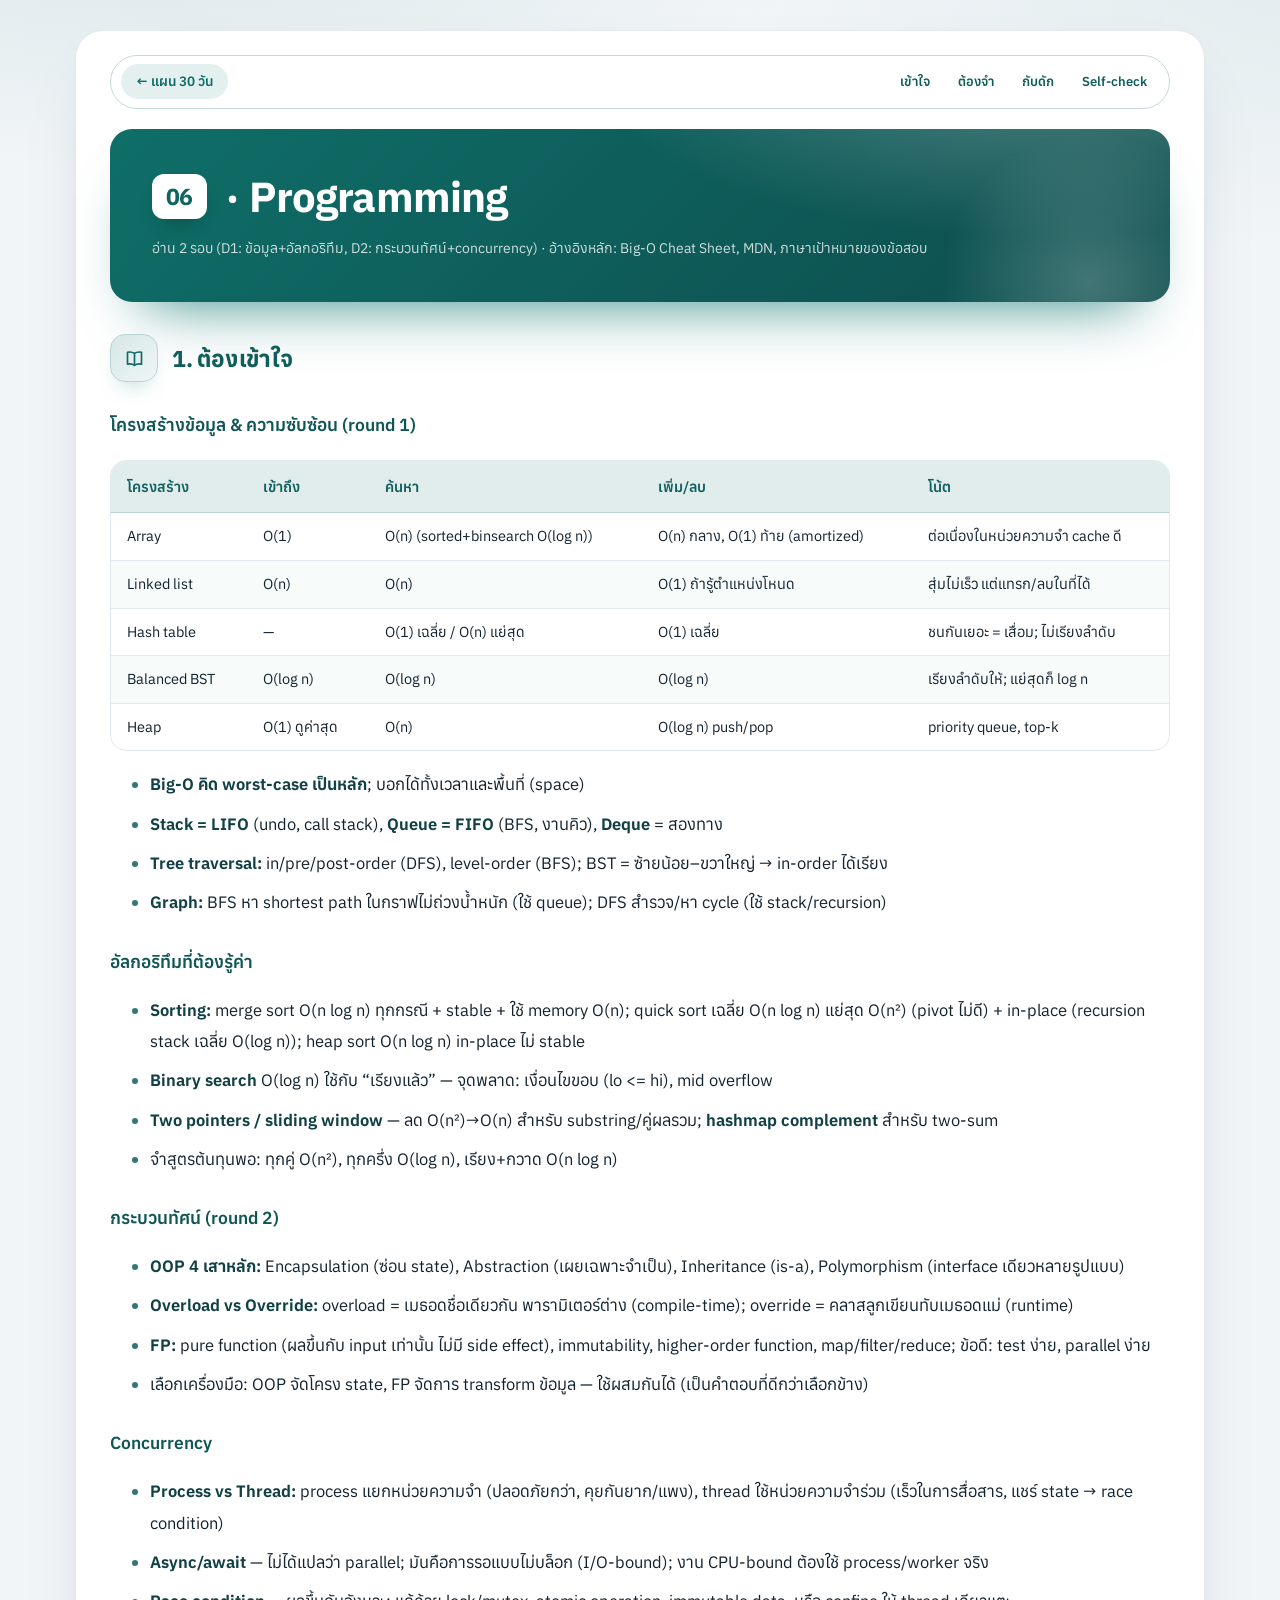
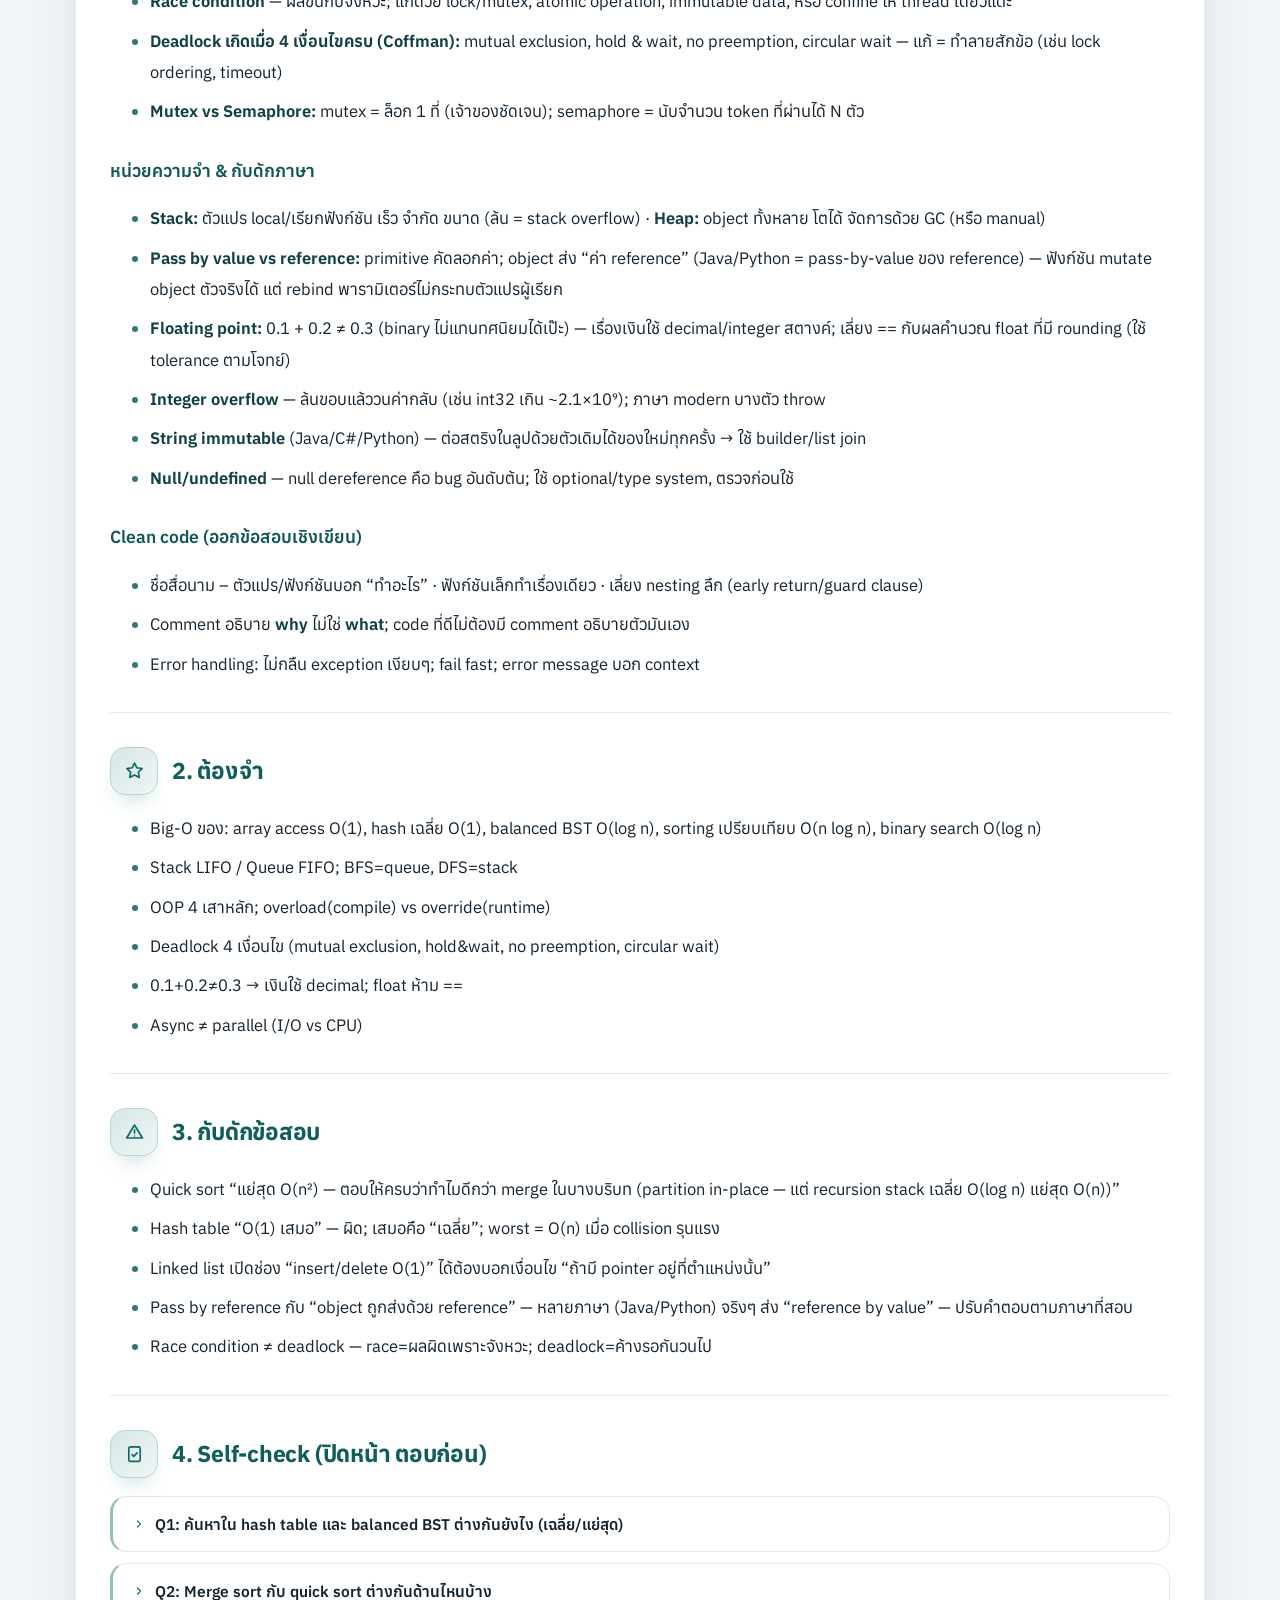
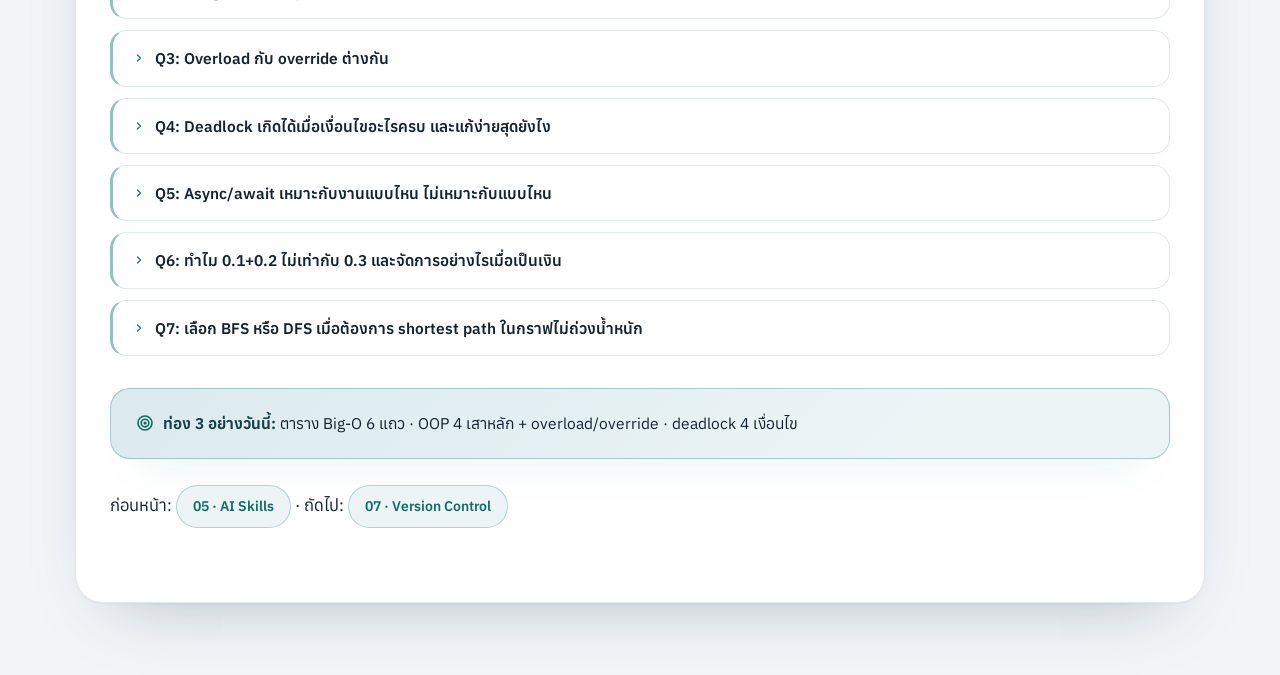
<file: sheets/06-programming.html>
<!DOCTYPE html>
<html lang="th">
<head>
<meta charset="utf-8">
<meta name="viewport" content="width=device-width, initial-scale=1">
<title>06 · Programming</title>
<link rel="stylesheet" href="../assets/style.css">
</head>
<body class="sheet t06">
<main>

<div class="topbar">
<a class="brand" href="../index.html">← แผน 30 วัน</a>
<nav class="jump">
<a href="#s1">เข้าใจ</a><a href="#s2">ต้องจำ</a><a href="#s3">กับดัก</a><a href="#s4">Self-check</a>
</nav>
</div>
<header class="hero">
<h1><span class="num">06</span> · Programming</h1>
<p class="source">อ่าน 2 รอบ (D1: ข้อมูล+อัลกอริทึม, D2: กระบวนทัศน์+concurrency) · อ้างอิงหลัก: Big-O Cheat Sheet, MDN, ภาษาเป้าหมายของข้อสอบ</p>
</header>

<section class="sec s1" id="s1">
<h2><span class="chip ic-book"></span>1. ต้องเข้าใจ</h2>

<h3>โครงสร้างข้อมูล &amp; ความซับซ้อน (round 1)</h3>
<table>
<thead><tr><th>โครงสร้าง</th><th>เข้าถึง</th><th>ค้นหา</th><th>เพิ่ม/ลบ</th><th>โน้ต</th></tr></thead>
<tbody>
<tr><td>Array</td><td>O(1)</td><td>O(n) (sorted+binsearch O(log n))</td><td>O(n) กลาง, O(1) ท้าย (amortized)</td><td>ต่อเนื่องในหน่วยความจำ cache ดี</td></tr>
<tr><td>Linked list</td><td>O(n)</td><td>O(n)</td><td>O(1) ถ้ารู้ตำแหน่งโหนด</td><td>สุ่มไม่เร็ว แต่แทรก/ลบในที่ได้</td></tr>
<tr><td>Hash table</td><td>—</td><td>O(1) เฉลี่ย / O(n) แย่สุด</td><td>O(1) เฉลี่ย</td><td>ชนกันเยอะ = เสื่อม; ไม่เรียงลำดับ</td></tr>
<tr><td>Balanced BST</td><td>O(log n)</td><td>O(log n)</td><td>O(log n)</td><td>เรียงลำดับให้; แย่สุดก็ log n</td></tr>
<tr><td>Heap</td><td>O(1) ดูค่าสุด</td><td>O(n)</td><td>O(log n) push/pop</td><td>priority queue, top-k</td></tr>
</tbody>
</table>
<ul>
<li><strong>Big-O คิด worst-case เป็นหลัก</strong>; บอกได้ทั้งเวลาและพื้นที่ (space)</li>
<li><strong>Stack = LIFO</strong> (undo, call stack), <strong>Queue = FIFO</strong> (BFS, งานคิว), <strong>Deque</strong> = สองทาง</li>
<li><strong>Tree traversal:</strong> in/pre/post-order (DFS), level-order (BFS); BST = ซ้ายน้อย–ขวาใหญ่ → in-order ได้เรียง</li>
<li><strong>Graph:</strong> BFS หา shortest path ในกราฟไม่ถ่วงน้ำหนัก (ใช้ queue); DFS สำรวจ/หา cycle (ใช้ stack/recursion)</li>
</ul>

<h3>อัลกอริทึมที่ต้องรู้ค่า</h3>
<ul>
<li><strong>Sorting:</strong> merge sort O(n log n) ทุกกรณี + stable + ใช้ memory O(n); quick sort เฉลี่ย O(n log n) แย่สุด O(n²) (pivot ไม่ดี) + in-place (recursion stack เฉลี่ย O(log n)); heap sort O(n log n) in-place ไม่ stable</li>
<li><strong>Binary search</strong> O(log n) ใช้กับ “เรียงแล้ว” — จุดพลาด: เงื่อนไขขอบ (lo &lt;= hi), mid overflow</li>
<li><strong>Two pointers / sliding window</strong> — ลด O(n²)→O(n) สำหรับ substring/คู่ผลรวม; <strong>hashmap complement</strong> สำหรับ two-sum</li>
<li>จำสูตรต้นทุนพอ: ทุกคู่ O(n²), ทุกครึ่ง O(log n), เรียง+กวาด O(n log n)</li>
</ul>

<h3>กระบวนทัศน์ (round 2)</h3>
<ul>
<li><strong>OOP 4 เสาหลัก:</strong> Encapsulation (ซ่อน state), Abstraction (เผยเฉพาะจำเป็น), Inheritance (is-a), Polymorphism (interface เดียวหลายรูปแบบ)</li>
<li><strong>Overload vs Override:</strong> overload = เมธอดชื่อเดียวกัน พารามิเตอร์ต่าง (compile-time); override = คลาสลูกเขียนทับเมธอดแม่ (runtime)</li>
<li><strong>FP:</strong> pure function (ผลขึ้นกับ input เท่านั้น ไม่มี side effect), immutability, higher-order function, map/filter/reduce; ข้อดี: test ง่าย, parallel ง่าย</li>
<li>เลือกเครื่องมือ: OOP จัดโครง state, FP จัดการ transform ข้อมูล — ใช้ผสมกันได้ (เป็นคำตอบที่ดีกว่าเลือกข้าง)</li>
</ul>

<h3>Concurrency</h3>
<ul>
<li><strong>Process vs Thread:</strong> process แยกหน่วยความจำ (ปลอดภัยกว่า, คุยกันยาก/แพง), thread ใช้หน่วยความจำร่วม (เร็วในการสื่อสาร, แชร์ state → race condition)</li>
<li><strong>Async/await</strong> — ไม่ได้แปลว่า parallel; มันคือการรอแบบไม่บล็อก (I/O-bound); งาน CPU-bound ต้องใช้ process/worker จริง</li>
<li><strong>Race condition</strong> — ผลขึ้นกับจังหวะ; แก้ด้วย lock/mutex, atomic operation, immutable data, หรือ confine ให้ thread เดียวแตะ</li>
<li><strong>Deadlock เกิดเมื่อ 4 เงื่อนไขครบ (Coffman):</strong> mutual exclusion, hold &amp; wait, no preemption, circular wait — แก้ = ทำลายสักข้อ (เช่น lock ordering, timeout)</li>
<li><strong>Mutex vs Semaphore:</strong> mutex = ล็อก 1 ที่ (เจ้าของชัดเจน); semaphore = นับจำนวน token ที่ผ่านได้ N ตัว</li>
</ul>

<h3>หน่วยความจำ &amp; กับดักภาษา</h3>
<ul>
<li><strong>Stack:</strong> ตัวแปร local/เรียกฟังก์ชัน เร็ว จำกัด ขนาด (ล้น = stack overflow) · <strong>Heap:</strong> object ทั้งหลาย โตได้ จัดการด้วย GC (หรือ manual)</li>
<li><strong>Pass by value vs reference:</strong> primitive คัดลอกค่า; object ส่ง “ค่า reference” (Java/Python = pass-by-value ของ reference) — ฟังก์ชัน mutate object ตัวจริงได้ แต่ rebind พารามิเตอร์ไม่กระทบตัวแปรผู้เรียก</li>
<li><strong>Floating point:</strong> 0.1 + 0.2 ≠ 0.3 (binary ไม่แทนทศนิยมได้เป๊ะ) — เรื่องเงินใช้ decimal/integer สตางค์; เลี่ยง == กับผลคำนวณ float ที่มี rounding (ใช้ tolerance ตามโจทย์)</li>
<li><strong>Integer overflow</strong> — ล้นขอบแล้ววนค่ากลับ (เช่น int32 เกิน ~2.1×10⁹); ภาษา modern บางตัว throw</li>
<li><strong>String immutable</strong> (Java/C#/Python) — ต่อสตริงในลูปด้วยตัวเดิมได้ของใหม่ทุกครั้ง → ใช้ builder/list join</li>
<li><strong>Null/undefined</strong> — null dereference คือ bug อันดับต้น; ใช้ optional/type system, ตรวจก่อนใช้</li>
</ul>

<h3>Clean code (ออกข้อสอบเชิงเขียน)</h3>
<ul>
<li>ชื่อสื่อนาม – ตัวแปร/ฟังก์ชันบอก “ทำอะไร” · ฟังก์ชันเล็กทำเรื่องเดียว · เลี่ยง nesting ลึก (early return/guard clause)</li>
<li>Comment อธิบาย <strong>why</strong> ไม่ใช่ <strong>what</strong>; code ที่ดีไม่ต้องมี comment อธิบายตัวมันเอง</li>
<li>Error handling: ไม่กลืน exception เงียบๆ; fail fast; error message บอก context</li>
</ul>

</section>

<section class="sec s2" id="s2">
<h2><span class="chip ic-star"></span>2. ต้องจำ</h2>
<ul>
<li>Big-O ของ: array access O(1), hash เฉลี่ย O(1), balanced BST O(log n), sorting เปรียบเทียบ O(n log n), binary search O(log n)</li>
<li>Stack LIFO / Queue FIFO; BFS=queue, DFS=stack</li>
<li>OOP 4 เสาหลัก; overload(compile) vs override(runtime)</li>
<li>Deadlock 4 เงื่อนไข (mutual exclusion, hold&amp;wait, no preemption, circular wait)</li>
<li>0.1+0.2≠0.3 → เงินใช้ decimal; float ห้าม ==</li>
<li>Async ≠ parallel (I/O vs CPU)</li>
</ul>

</section>

<section class="sec s3" id="s3">
<h2><span class="chip ic-warn"></span>3. กับดักข้อสอบ</h2>
<ul>
<li>Quick sort “แย่สุด O(n²) — ตอบให้ครบว่าทำไมดีกว่า merge ในบางบริบท (partition in-place — แต่ recursion stack เฉลี่ย O(log n) แย่สุด O(n))”</li>
<li>Hash table “O(1) เสมอ” — ผิด; เสมอคือ “เฉลี่ย”; worst = O(n) เมื่อ collision รุนแรง</li>
<li>Linked list เปิดช่อง “insert/delete O(1)” ได้ต้องบอกเงื่อนไข “ถ้ามี pointer อยู่ที่ตำแหน่งนั้น”</li>
<li>Pass by reference กับ “object ถูกส่งด้วย reference” — หลายภาษา (Java/Python) จริงๆ ส่ง “reference by value” — ปรับคำตอบตามภาษาที่สอบ</li>
<li>Race condition ≠ deadlock — race=ผลผิดเพราะจังหวะ; deadlock=ค้างรอกันวนไป</li>
</ul>

</section>

<section class="sec s4" id="s4">
<h2><span class="chip ic-note"></span>4. Self-check (ปิดหน้า ตอบก่อน)</h2>
<details><summary>Q1: ค้นหาใน hash table และ balanced BST ต่างกันยังไง (เฉลี่ย/แย่สุด)</summary>A: hash เฉลี่ย O(1) แต่แย่สุด O(n) เมื่อ collision; balanced BST O(log n) ทั้งเฉลี่ยและแย่สุด + เป็นระเบียบเรียงได้</details>
<details><summary>Q2: Merge sort กับ quick sort ต่างกันด้านไหนบ้าง</summary>A: merge = O(n log n) ทุกกรณี, stable, ใช้ memory O(n); quick = เฉลี่ย O(n log n) แย่ O(n²), in-place (stack เฉลี่ย O(log n)), ไม่ stable</details>
<details><summary>Q3: Overload กับ override ต่างกัน</summary>A: overload = ชื่อเดียวกันคนละพารามิเตอร์ ตัดสินตอน compile; override = ลูกเขียนทับพฤติกรรมแม่ ตัดสินตอน runtime</details>
<details><summary>Q4: Deadlock เกิดได้เมื่อเงื่อนไขอะไรครบ และแก้ง่ายสุดยังไง</summary>A: mutual exclusion + hold and wait + no preemption + circular wait ทั้ง 4 ครบ; แก้ด้วยการทำลายข้อใดข้อหนึ่ง เช่น กำหนดลำดับการ lock (กัน circular wait)</details>
<details><summary>Q5: Async/await เหมาะกับงานแบบไหน ไม่เหมาะกับแบบไหน</summary>A: เหมาะงาน I/O-bound (รอ network/disk แบบไม่บล็อก); ไม่เหมาะ (ไม่ช่วย) งาน CPU-bound — ต้องใช้ worker/process คู่ขนานจริง</details>
<details><summary>Q6: ทำไม 0.1+0.2 ไม่เท่ากับ 0.3 และจัดการอย่างไรเมื่อเป็นเงิน</summary>A: floating point แทนทศนิยมฐาน 2 ได้แค่ประมาณ; ใช้ decimal (หรือ integer หน่วยย่อยสุด) กับงานเงิน และเลี่ยงเทียบผลคำนวณ float ด้วย == โดยตรง (ใช้ tolerance เมื่อจำเป็น)</details>
<details><summary>Q7: เลือก BFS หรือ DFS เมื่อต้องการ shortest path ในกราฟไม่ถ่วงน้ำหนัก</summary>A: BFS — เพราะสำรวจตามชั้นระยะทาง ถึงก่อน = สั้นสุดในกราฟที่ทุกเส้นทางราคาเท่ากัน</details>

</section>

<div class="memory"><strong>ท่อง 3 อย่างวันนี้:</strong> ตาราง Big-O 6 แถว · OOP 4 เสาหลัก + overload/override · deadlock 4 เงื่อนไข</div>

<nav>ก่อนหน้า: <a href="05-ai-skills.html">05 · AI Skills</a> · ถัดไป: <a href="07-version-control.html">07 · Version Control</a></nav>

</main>
</body>
</html>
</file>
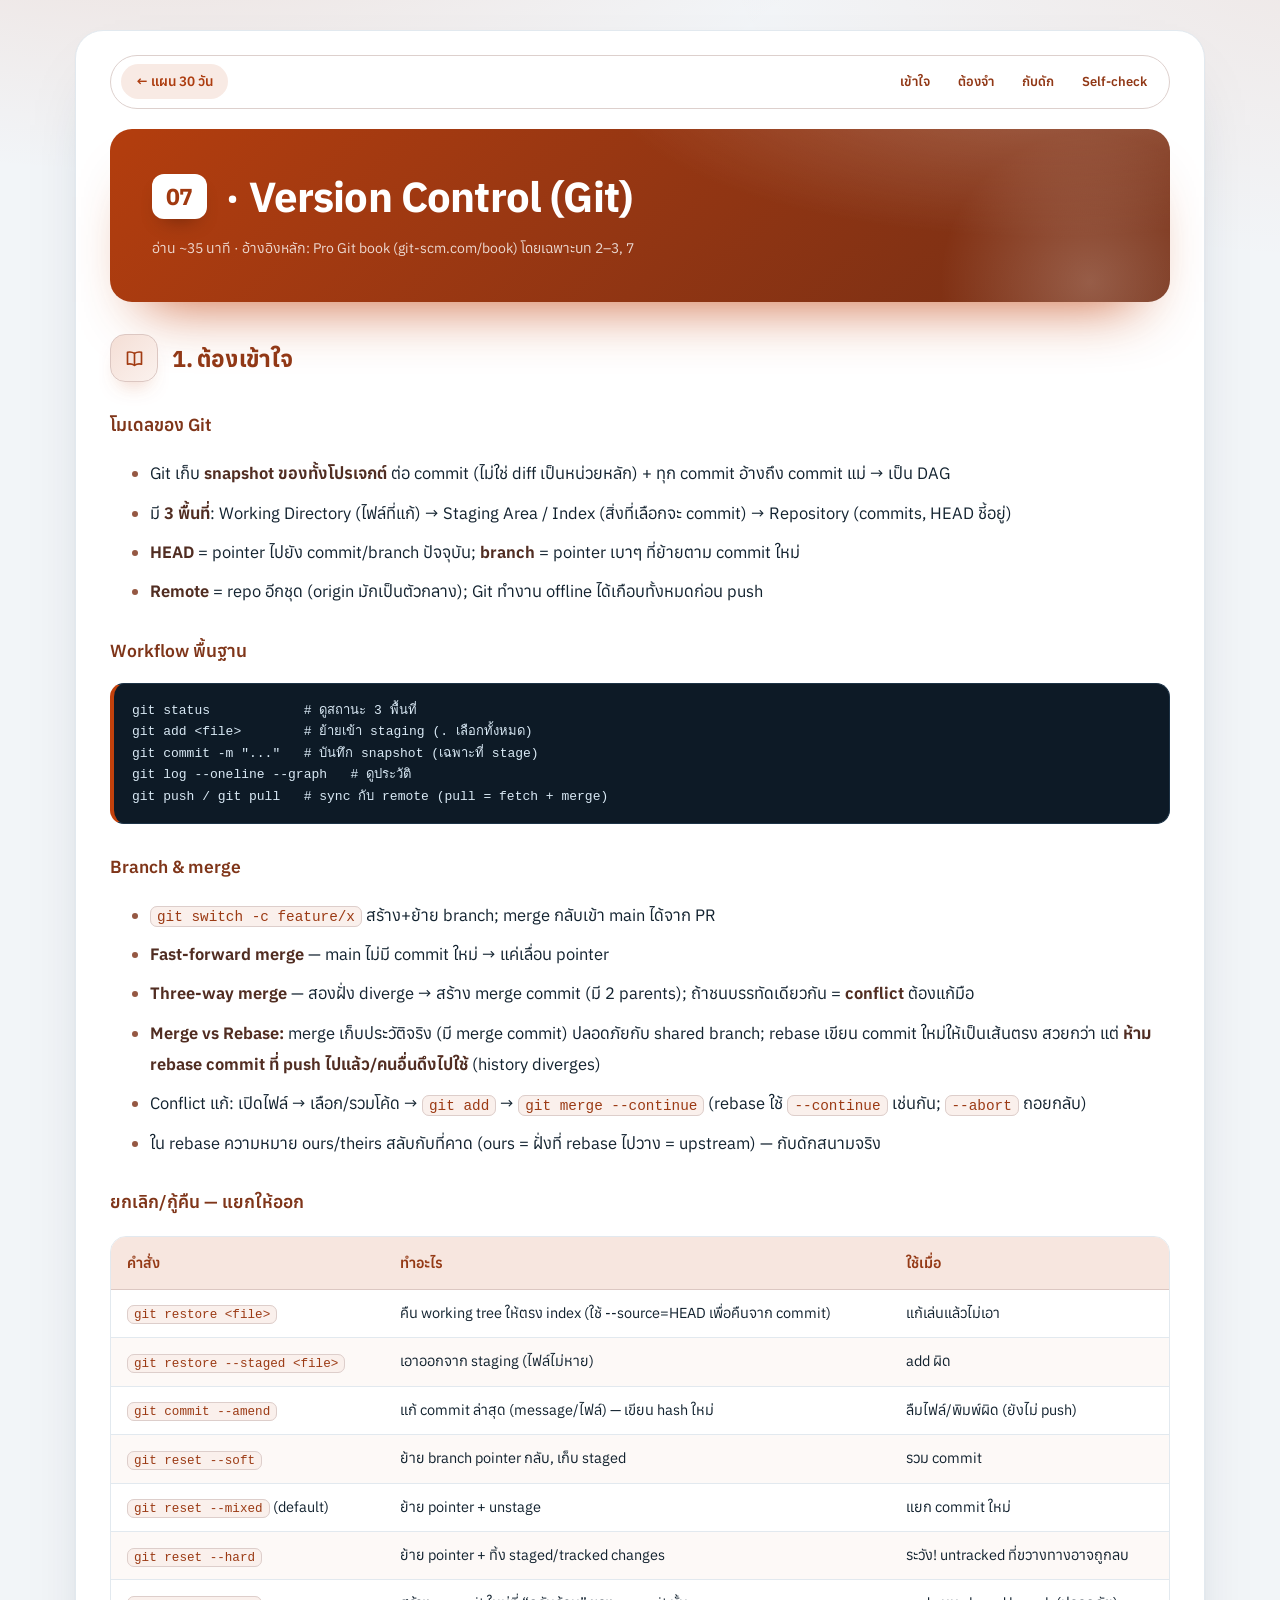
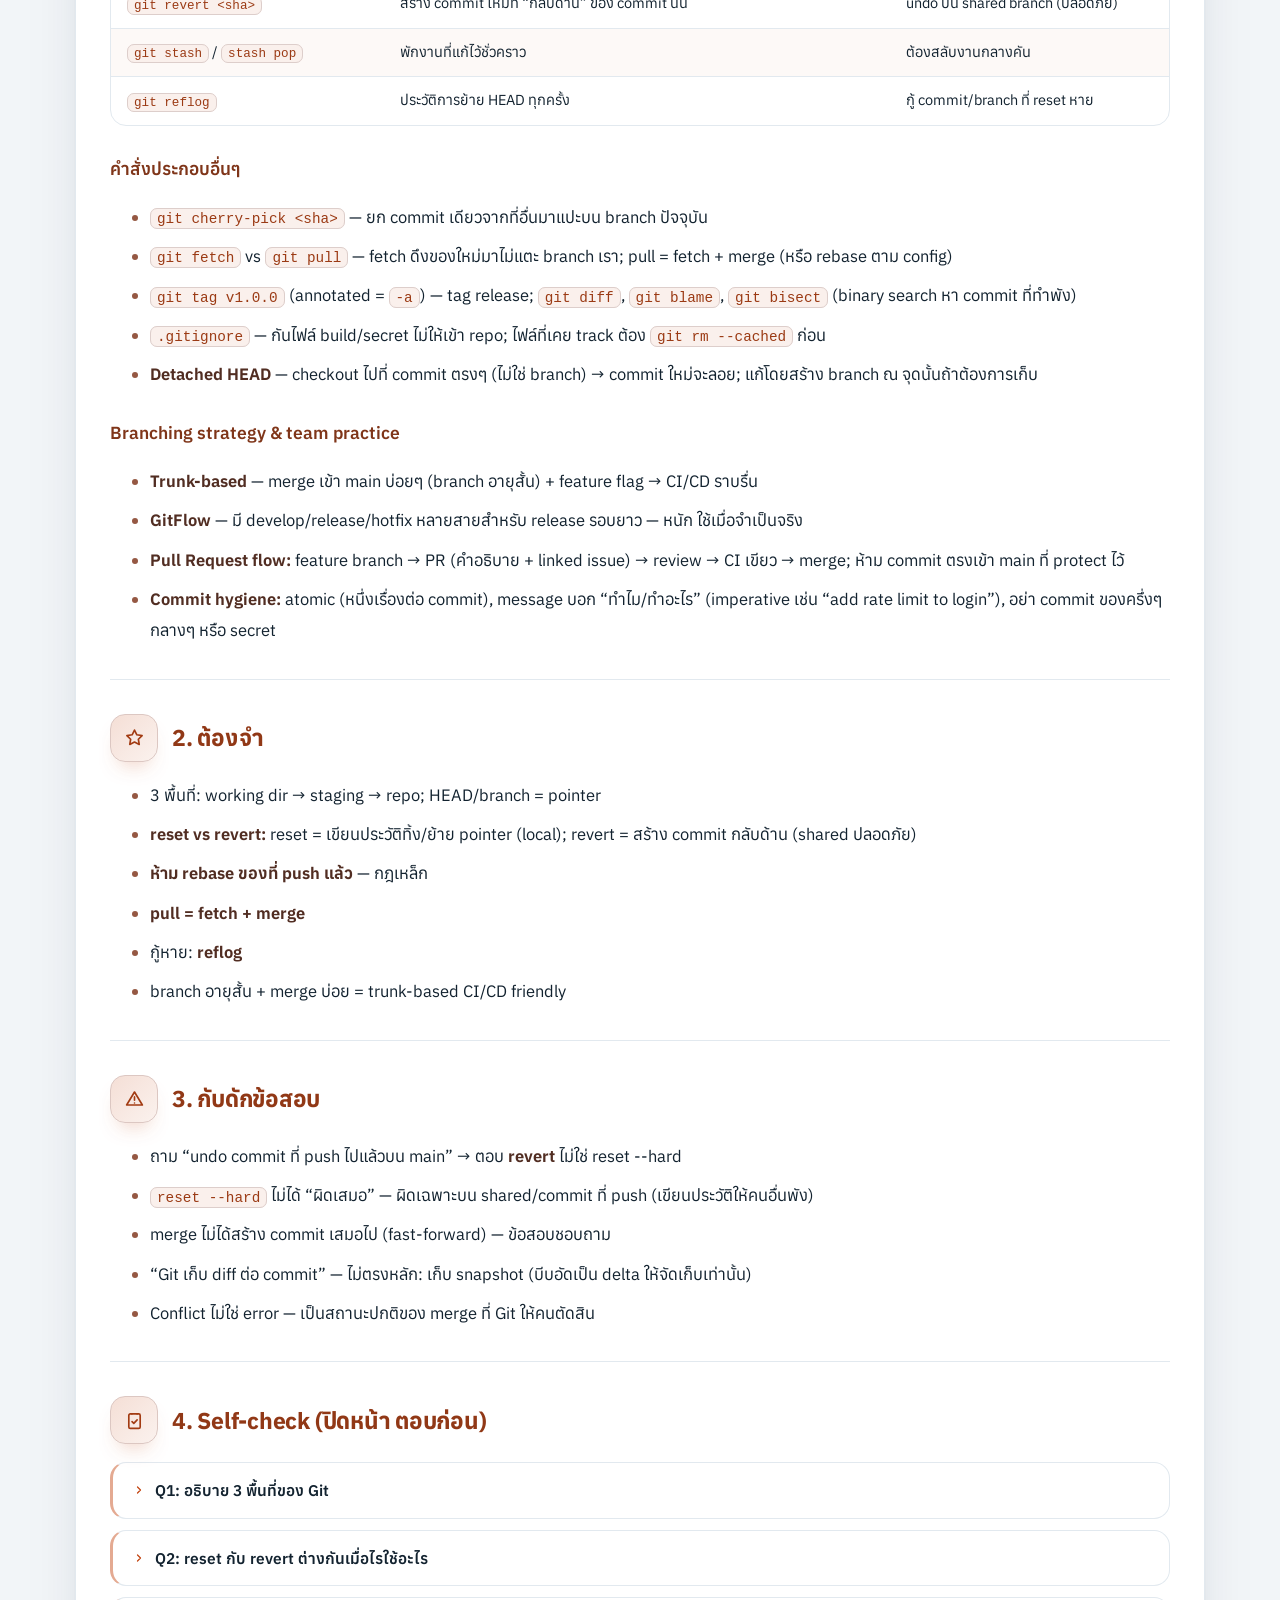
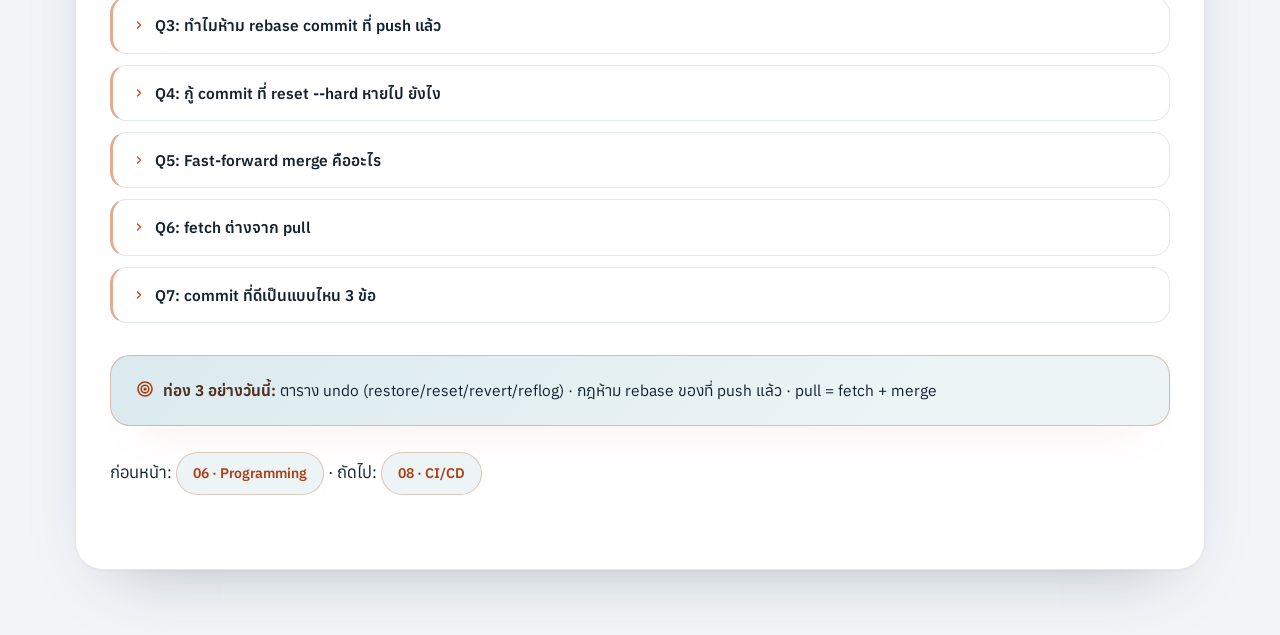
<file: sheets/07-version-control.html>
<!DOCTYPE html>
<html lang="th">
<head>
<meta charset="utf-8">
<meta name="viewport" content="width=device-width, initial-scale=1">
<title>07 · Version Control</title>
<link rel="stylesheet" href="../assets/style.css">
</head>
<body class="sheet t07">
<main>

<div class="topbar">
<a class="brand" href="../index.html">← แผน 30 วัน</a>
<nav class="jump">
<a href="#s1">เข้าใจ</a><a href="#s2">ต้องจำ</a><a href="#s3">กับดัก</a><a href="#s4">Self-check</a>
</nav>
</div>
<header class="hero">
<h1><span class="num">07</span> · Version Control (Git)</h1>
<p class="source">อ่าน ~35 นาที · อ้างอิงหลัก: Pro Git book (git-scm.com/book) โดยเฉพาะบท 2–3, 7</p>
</header>

<section class="sec s1" id="s1">
<h2><span class="chip ic-book"></span>1. ต้องเข้าใจ</h2>

<h3>โมเดลของ Git</h3>
<ul>
<li>Git เก็บ <strong>snapshot ของทั้งโปรเจกต์</strong> ต่อ commit (ไม่ใช่ diff เป็นหน่วยหลัก) + ทุก commit อ้างถึง commit แม่ → เป็น DAG</li>
<li>มี <strong>3 พื้นที่</strong>: Working Directory (ไฟล์ที่แก้) → Staging Area / Index (สิ่งที่เลือกจะ commit) → Repository (commits, HEAD ชี้อยู่)</li>
<li><strong>HEAD</strong> = pointer ไปยัง commit/branch ปัจจุบัน; <strong>branch</strong> = pointer เบาๆ ที่ย้ายตาม commit ใหม่</li>
<li><strong>Remote</strong> = repo อีกชุด (origin มักเป็นตัวกลาง); Git ทำงาน offline ได้เกือบทั้งหมดก่อน push</li>
</ul>

<h3>Workflow พื้นฐาน</h3>
<pre>git status            # ดูสถานะ 3 พื้นที่
git add &lt;file&gt;        # ย้ายเข้า staging (. เลือกทั้งหมด)
git commit -m "..."   # บันทึก snapshot (เฉพาะที่ stage)
git log --oneline --graph   # ดูประวัติ
git push / git pull   # sync กับ remote (pull = fetch + merge)</pre>

<h3>Branch &amp; merge</h3>
<ul>
<li><code>git switch -c feature/x</code> สร้าง+ย้าย branch; merge กลับเข้า main ได้จาก PR</li>
<li><strong>Fast-forward merge</strong> — main ไม่มี commit ใหม่ → แค่เลื่อน pointer</li>
<li><strong>Three-way merge</strong> — สองฝั่ง diverge → สร้าง merge commit (มี 2 parents); ถ้าชนบรรทัดเดียวกัน = <strong>conflict</strong> ต้องแก้มือ</li>
<li><strong>Merge vs Rebase:</strong> merge เก็บประวัติจริง (มี merge commit) ปลอดภัยกับ shared branch; rebase เขียน commit ใหม่ให้เป็นเส้นตรง สวยกว่า แต่ <strong>ห้าม rebase commit ที่ push ไปแล้ว/คนอื่นดึงไปใช้</strong> (history diverges)</li>
<li>Conflict แก้: เปิดไฟล์ → เลือก/รวมโค้ด → <code>git add</code> → <code>git merge --continue</code> (rebase ใช้ <code>--continue</code> เช่นกัน; <code>--abort</code> ถอยกลับ)</li>
<li>ใน rebase ความหมาย ours/theirs สลับกับที่คาด (ours = ฝั่งที่ rebase ไปวาง = upstream) — กับดักสนามจริง</li>
</ul>

<h3>ยกเลิก/กู้คืน — แยกให้ออก</h3>
<table>
<thead><tr><th>คำสั่ง</th><th>ทำอะไร</th><th>ใช้เมื่อ</th></tr></thead>
<tbody>
<tr><td><code>git restore &lt;file&gt;</code></td><td>คืน working tree ให้ตรง index (ใช้ --source=HEAD เพื่อคืนจาก commit)</td><td>แก้เล่นแล้วไม่เอา</td></tr>
<tr><td><code>git restore --staged &lt;file&gt;</code></td><td>เอาออกจาก staging (ไฟล์ไม่หาย)</td><td>add ผิด</td></tr>
<tr><td><code>git commit --amend</code></td><td>แก้ commit ล่าสุด (message/ไฟล์) — เขียน hash ใหม่</td><td>ลืมไฟล์/พิมพ์ผิด (ยังไม่ push)</td></tr>
<tr><td><code>git reset --soft</code></td><td>ย้าย branch pointer กลับ, เก็บ staged</td><td>รวม commit</td></tr>
<tr><td><code>git reset --mixed</code> (default)</td><td>ย้าย pointer + unstage</td><td>แยก commit ใหม่</td></tr>
<tr><td><code>git reset --hard</code></td><td>ย้าย pointer + ทิ้ง staged/tracked changes</td><td>ระวัง! untracked ที่ขวางทางอาจถูกลบ</td></tr>
<tr><td><code>git revert &lt;sha&gt;</code></td><td>สร้าง commit ใหม่ที่ “กลับด้าน” ของ commit นั้น</td><td>undo บน shared branch (ปลอดภัย)</td></tr>
<tr><td><code>git stash</code> / <code>stash pop</code></td><td>พักงานที่แก้ไว้ชั่วคราว</td><td>ต้องสลับงานกลางคัน</td></tr>
<tr><td><code>git reflog</code></td><td>ประวัติการย้าย HEAD ทุกครั้ง</td><td>กู้ commit/branch ที่ reset หาย</td></tr>
</tbody>
</table>

<h3>คำสั่งประกอบอื่นๆ</h3>
<ul>
<li><code>git cherry-pick &lt;sha&gt;</code> — ยก commit เดียวจากที่อื่นมาแปะบน branch ปัจจุบัน</li>
<li><code>git fetch</code> vs <code>git pull</code> — fetch ดึงของใหม่มาไม่แตะ branch เรา; pull = fetch + merge (หรือ rebase ตาม config)</li>
<li><code>git tag v1.0.0</code> (annotated = <code>-a</code>) — tag release; <code>git diff</code>, <code>git blame</code>, <code>git bisect</code> (binary search หา commit ที่ทำพัง)</li>
<li><code>.gitignore</code> — กันไฟล์ build/secret ไม่ให้เข้า repo; ไฟล์ที่เคย track ต้อง <code>git rm --cached</code> ก่อน</li>
<li><strong>Detached HEAD</strong> — checkout ไปที่ commit ตรงๆ (ไม่ใช่ branch) → commit ใหม่จะลอย; แก้โดยสร้าง branch ณ จุดนั้นถ้าต้องการเก็บ</li>
</ul>

<h3>Branching strategy &amp; team practice</h3>
<ul>
<li><strong>Trunk-based</strong> — merge เข้า main บ่อยๆ (branch อายุสั้น) + feature flag → CI/CD ราบรื่น</li>
<li><strong>GitFlow</strong> — มี develop/release/hotfix หลายสายสำหรับ release รอบยาว — หนัก ใช้เมื่อจำเป็นจริง</li>
<li><strong>Pull Request flow:</strong> feature branch → PR (คำอธิบาย + linked issue) → review → CI เขียว → merge; ห้าม commit ตรงเข้า main ที่ protect ไว้</li>
<li><strong>Commit hygiene:</strong> atomic (หนึ่งเรื่องต่อ commit), message บอก “ทำไม/ทำอะไร” (imperative เช่น “add rate limit to login”), อย่า commit ของครึ่งๆกลางๆ หรือ secret</li>
</ul>

</section>

<section class="sec s2" id="s2">
<h2><span class="chip ic-star"></span>2. ต้องจำ</h2>
<ul>
<li>3 พื้นที่: working dir → staging → repo; HEAD/branch = pointer</li>
<li><strong>reset vs revert:</strong> reset = เขียนประวัติทิ้ง/ย้าย pointer (local); revert = สร้าง commit กลับด้าน (shared ปลอดภัย)</li>
<li><strong>ห้าม rebase ของที่ push แล้ว</strong> — กฎเหล็ก</li>
<li><strong>pull = fetch + merge</strong></li>
<li>กู้หาย: <strong>reflog</strong></li>
<li>branch อายุสั้น + merge บ่อย = trunk-based CI/CD friendly</li>
</ul>

</section>

<section class="sec s3" id="s3">
<h2><span class="chip ic-warn"></span>3. กับดักข้อสอบ</h2>
<ul>
<li>ถาม “undo commit ที่ push ไปแล้วบน main” → ตอบ <strong>revert</strong> ไม่ใช่ reset --hard</li>
<li><code>reset --hard</code> ไม่ได้ “ผิดเสมอ” — ผิดเฉพาะบน shared/commit ที่ push (เขียนประวัติให้คนอื่นพัง)</li>
<li>merge ไม่ได้สร้าง commit เสมอไป (fast-forward) — ข้อสอบชอบถาม</li>
<li>“Git เก็บ diff ต่อ commit” — ไม่ตรงหลัก: เก็บ snapshot (บีบอัดเป็น delta ให้จัดเก็บเท่านั้น)</li>
<li>Conflict ไม่ใช่ error — เป็นสถานะปกติของ merge ที่ Git ให้คนตัดสิน</li>
</ul>

</section>

<section class="sec s4" id="s4">
<h2><span class="chip ic-note"></span>4. Self-check (ปิดหน้า ตอบก่อน)</h2>
<details><summary>Q1: อธิบาย 3 พื้นที่ของ Git</summary>A: Working directory (แก้ไฟล์อยู่), Staging/index (เลือกไว้จะ commit), Repository (commits + history) — git add ย้าย 1→2, git commit ย้าย 2→3</details>
<details><summary>Q2: reset กับ revert ต่างกันเมื่อไรใช้อะไร</summary>A: reset ย้าย branch pointer/เขียนประวัติ — ใช้กับงาน local ที่ยังไม่แชร์; revert สร้าง commit ใหม่กลับด้านของ commit เป้าหมาย — ใช้กับ branch ที่ push/แชร์แล้ว</details>
<details><summary>Q3: ทำไมห้าม rebase commit ที่ push แล้ว</summary>A: rebase เขียน commit เป็นชุดใหม่ (hash เปลี่ยน) → สำเนาประวัติสองแบบชนกัน คนอื่นที่ดึงไปแล้วต้องแก้ chaos</details>
<details><summary>Q4: กู้ commit ที่ reset --hard หายไป ยังไง</summary>A: git reflog ดูตำแหน่ง HEAD เก่า → checkout/branch/reset กลับที่ commit นั้น (ถ้า GC ยังไม่เก็บ)</details>
<details><summary>Q5: Fast-forward merge คืออะไร</summary>A: merge ที่ branch ปลายทางไม่มี commit ใหม่ของตัวเอง — Git แค่เลื่อน pointer ไปข้างหน้า ไม่สร้าง merge commit</details>
<details><summary>Q6: fetch ต่างจาก pull</summary>A: fetch ดึง refs/commits ใหม่มารอไว้ (ไม่แตะ working tree/current branch); pull = fetch แล้ว merge (หรือ rebase ตาม config) เข้า branch ปัจจุบัน</details>
<details><summary>Q7: commit ที่ดีเป็นแบบไหน 3 ข้อ</summary>A: atomic (เรื่องเดียว), message ชัดเข้าใจได้ (ทำอะไร/ทำไม), ไม่มี secret/ไฟล์ขยะ และ repo ยัง build/test ผ่าน ณ commit นั้น</details>

</section>

<div class="memory"><strong>ท่อง 3 อย่างวันนี้:</strong> ตาราง undo (restore/reset/revert/reflog) · กฎห้าม rebase ของที่ push แล้ว · pull = fetch + merge</div>

<nav>ก่อนหน้า: <a href="06-programming.html">06 · Programming</a> · ถัดไป: <a href="08-cicd.html">08 · CI/CD</a></nav>

</main>
</body>
</html>
</file>
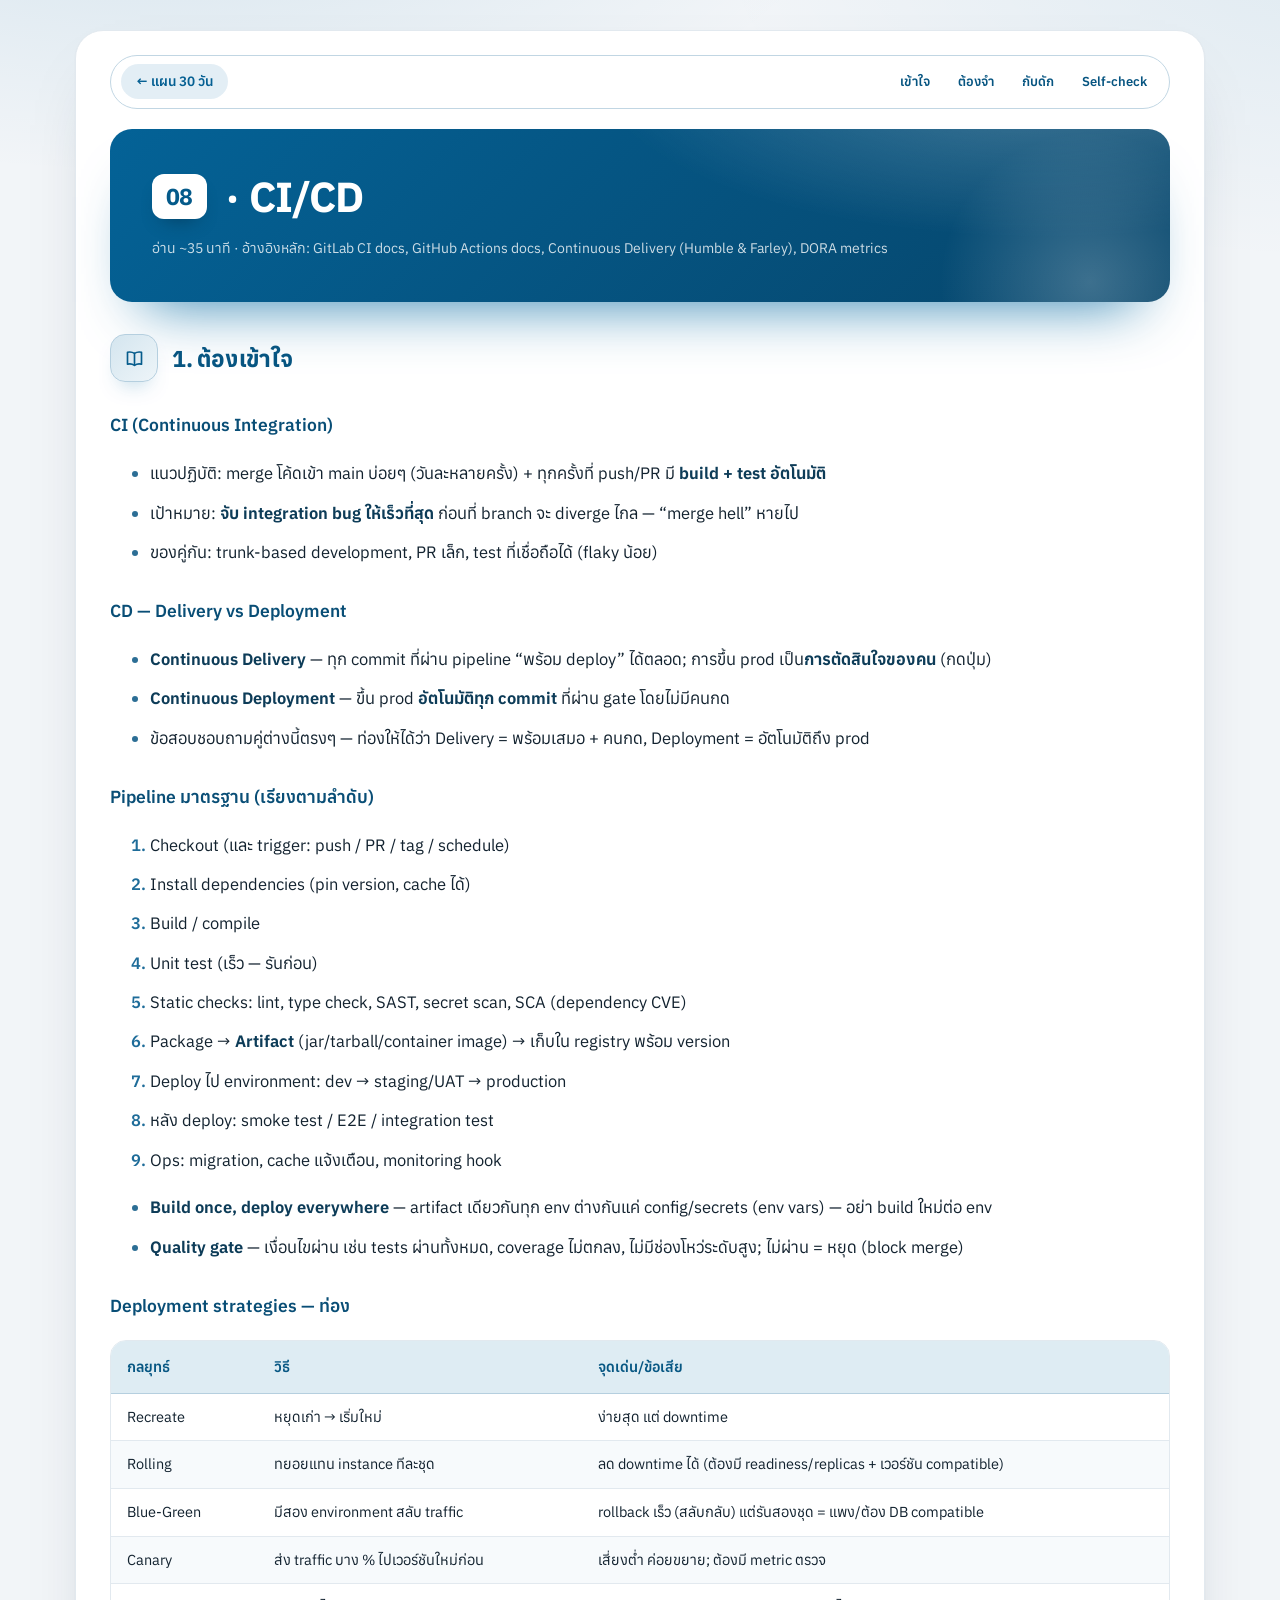
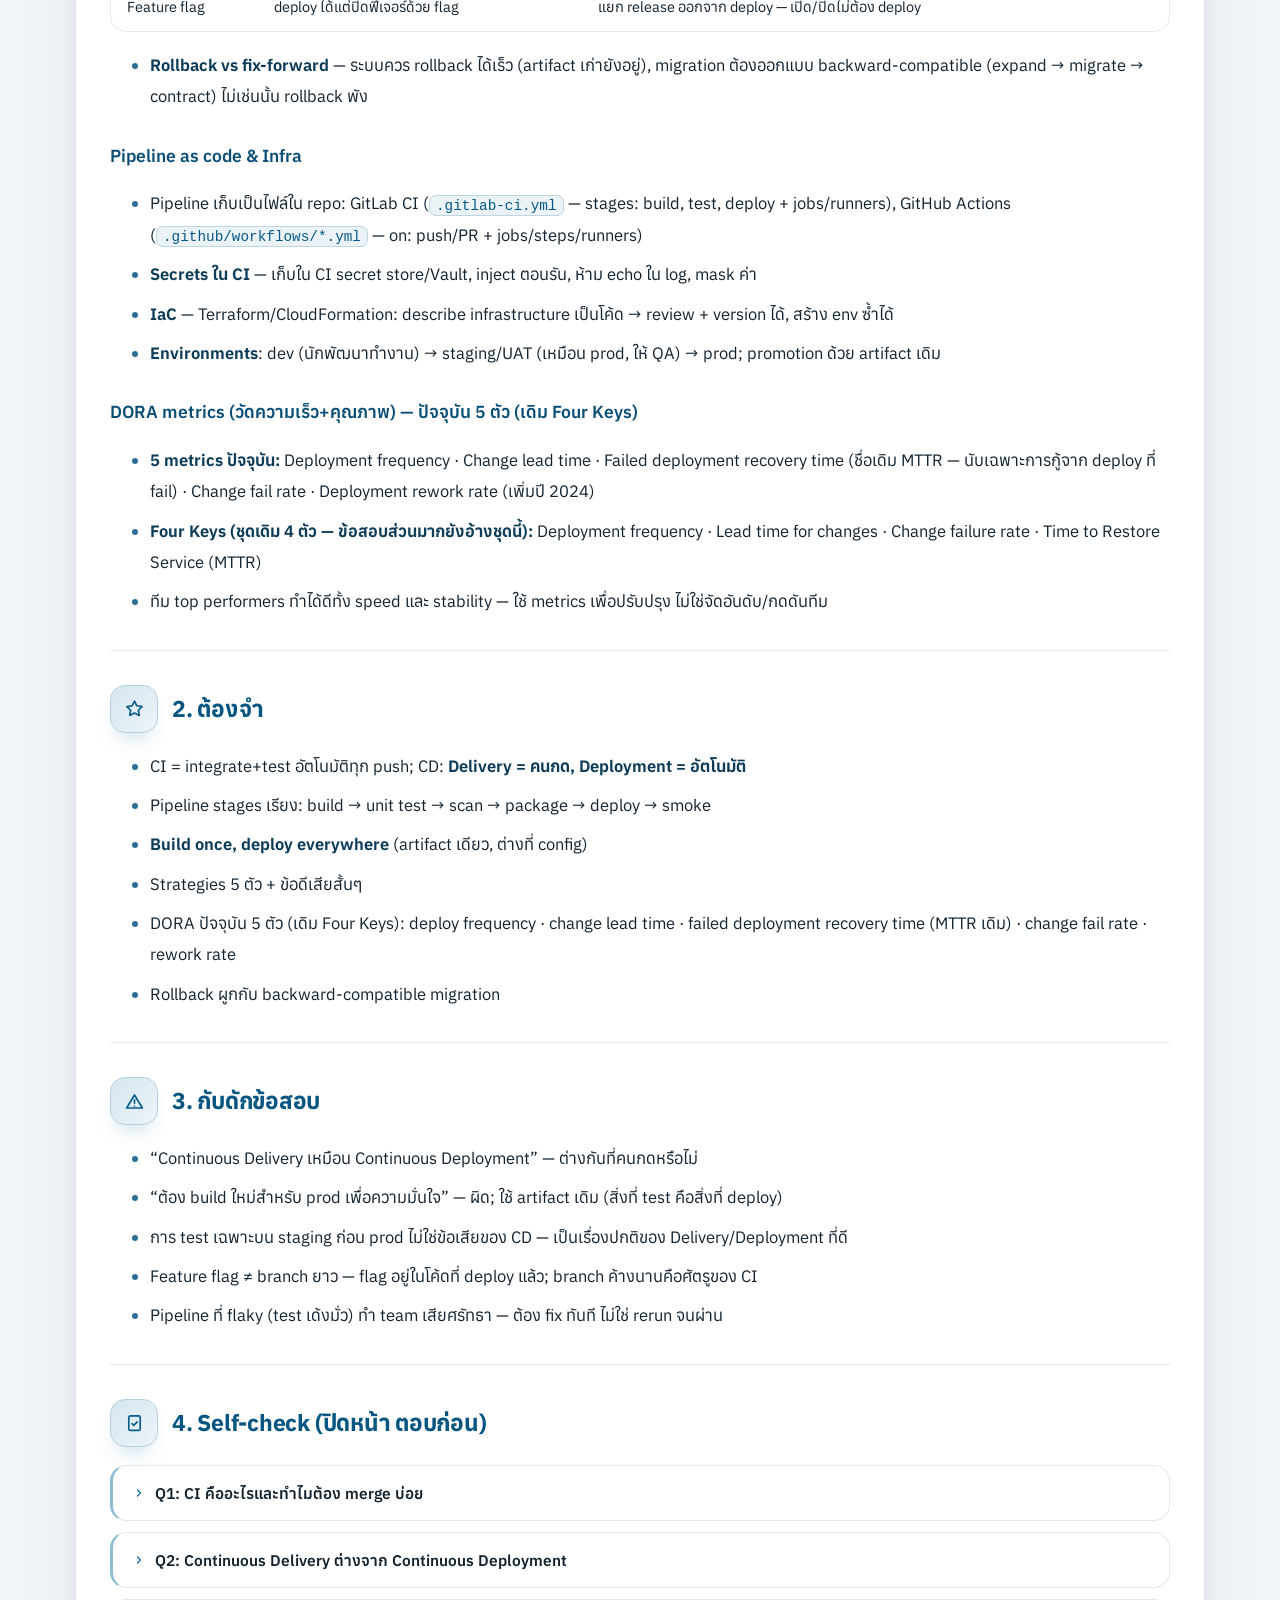
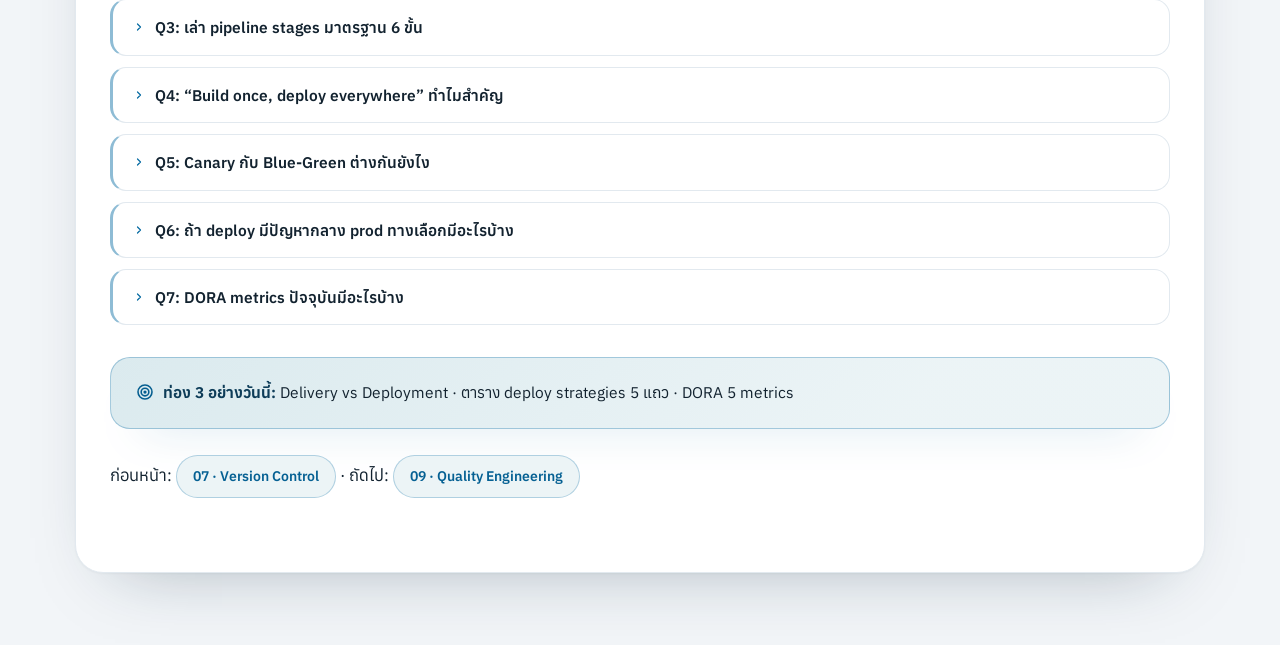
<file: sheets/08-cicd.html>
<!DOCTYPE html>
<html lang="th">
<head>
<meta charset="utf-8">
<meta name="viewport" content="width=device-width, initial-scale=1">
<title>08 · CI/CD</title>
<link rel="stylesheet" href="../assets/style.css">
</head>
<body class="sheet t08">
<main>

<div class="topbar">
<a class="brand" href="../index.html">← แผน 30 วัน</a>
<nav class="jump">
<a href="#s1">เข้าใจ</a><a href="#s2">ต้องจำ</a><a href="#s3">กับดัก</a><a href="#s4">Self-check</a>
</nav>
</div>
<header class="hero">
<h1><span class="num">08</span> · CI/CD</h1>
<p class="source">อ่าน ~35 นาที · อ้างอิงหลัก: GitLab CI docs, GitHub Actions docs, Continuous Delivery (Humble &amp; Farley), DORA metrics</p>
</header>

<section class="sec s1" id="s1">
<h2><span class="chip ic-book"></span>1. ต้องเข้าใจ</h2>

<h3>CI (Continuous Integration)</h3>
<ul>
<li>แนวปฏิบัติ: merge โค้ดเข้า main บ่อยๆ (วันละหลายครั้ง) + ทุกครั้งที่ push/PR มี <strong>build + test อัตโนมัติ</strong></li>
<li>เป้าหมาย: <strong>จับ integration bug ให้เร็วที่สุด</strong> ก่อนที่ branch จะ diverge ไกล — “merge hell” หายไป</li>
<li>ของคู่กัน: trunk-based development, PR เล็ก, test ที่เชื่อถือได้ (flaky น้อย)</li>
</ul>

<h3>CD — Delivery vs Deployment</h3>
<ul>
<li><strong>Continuous Delivery</strong> — ทุก commit ที่ผ่าน pipeline “พร้อม deploy” ได้ตลอด; การขึ้น prod เป็น<strong>การตัดสินใจของคน</strong> (กดปุ่ม)</li>
<li><strong>Continuous Deployment</strong> — ขึ้น prod <strong>อัตโนมัติทุก commit</strong> ที่ผ่าน gate โดยไม่มีคนกด</li>
<li>ข้อสอบชอบถามคู่ต่างนี้ตรงๆ — ท่องให้ได้ว่า Delivery = พร้อมเสมอ + คนกด, Deployment = อัตโนมัติถึง prod</li>
</ul>

<h3>Pipeline มาตรฐาน (เรียงตามลำดับ)</h3>
<ol>
<li>Checkout (และ trigger: push / PR / tag / schedule)</li>
<li>Install dependencies (pin version, cache ได้)</li>
<li>Build / compile</li>
<li>Unit test (เร็ว — รันก่อน)</li>
<li>Static checks: lint, type check, SAST, secret scan, SCA (dependency CVE)</li>
<li>Package → <strong>Artifact</strong> (jar/tarball/container image) → เก็บใน registry พร้อม version</li>
<li>Deploy ไป environment: dev → staging/UAT → production</li>
<li>หลัง deploy: smoke test / E2E / integration test</li>
<li>Ops: migration, cache แจ้งเตือน, monitoring hook</li>
</ol>
<ul>
<li><strong>Build once, deploy everywhere</strong> — artifact เดียวกันทุก env ต่างกันแค่ config/secrets (env vars) — อย่า build ใหม่ต่อ env</li>
<li><strong>Quality gate</strong> — เงื่อนไขผ่าน เช่น tests ผ่านทั้งหมด, coverage ไม่ตกลง, ไม่มีช่องโหว่ระดับสูง; ไม่ผ่าน = หยุด (block merge)</li>
</ul>

<h3>Deployment strategies — ท่อง</h3>
<table>
<thead><tr><th>กลยุทธ์</th><th>วิธี</th><th>จุดเด่น/ข้อเสีย</th></tr></thead>
<tbody>
<tr><td>Recreate</td><td>หยุดเก่า → เริ่มใหม่</td><td>ง่ายสุด แต่ downtime</td></tr>
<tr><td>Rolling</td><td>ทยอยแทน instance ทีละชุด</td><td>ลด downtime ได้ (ต้องมี readiness/replicas + เวอร์ชัน compatible)</td></tr>
<tr><td>Blue-Green</td><td>มีสอง environment สลับ traffic</td><td>rollback เร็ว (สลับกลับ) แต่รันสองชุด = แพง/ต้อง DB compatible</td></tr>
<tr><td>Canary</td><td>ส่ง traffic บาง % ไปเวอร์ชันใหม่ก่อน</td><td>เสี่ยงต่ำ ค่อยขยาย; ต้องมี metric ตรวจ</td></tr>
<tr><td>Feature flag</td><td>deploy ได้แต่ปิดฟีเจอร์ด้วย flag</td><td>แยก release ออกจาก deploy — เปิด/ปิดไม่ต้อง deploy</td></tr>
</tbody>
</table>
<ul>
<li><strong>Rollback vs fix-forward</strong> — ระบบควร rollback ได้เร็ว (artifact เก่ายังอยู่), migration ต้องออกแบบ backward-compatible (expand → migrate → contract) ไม่เช่นนั้น rollback พัง</li>
</ul>

<h3>Pipeline as code &amp; Infra</h3>
<ul>
<li>Pipeline เก็บเป็นไฟล์ใน repo: GitLab CI (<code>.gitlab-ci.yml</code> — stages: build, test, deploy + jobs/runners), GitHub Actions (<code>.github/workflows/*.yml</code> — on: push/PR + jobs/steps/runners)</li>
<li><strong>Secrets ใน CI</strong> — เก็บใน CI secret store/Vault, inject ตอนรัน, ห้าม echo ใน log, mask ค่า</li>
<li><strong>IaC</strong> — Terraform/CloudFormation: describe infrastructure เป็นโค้ด → review + version ได้, สร้าง env ซ้ำได้</li>
<li><strong>Environments</strong>: dev (นักพัฒนาทำงาน) → staging/UAT (เหมือน prod, ให้ QA) → prod; promotion ด้วย artifact เดิม</li>
</ul>

<h3>DORA metrics (วัดความเร็ว+คุณภาพ) — ปัจจุบัน 5 ตัว (เดิม Four Keys)</h3>
<ul>
<li><strong>5 metrics ปัจจุบัน:</strong> Deployment frequency · Change lead time · Failed deployment recovery time (ชื่อเดิม MTTR — นับเฉพาะการกู้จาก deploy ที่ fail) · Change fail rate · Deployment rework rate (เพิ่มปี 2024)</li>
<li><strong>Four Keys (ชุดเดิม 4 ตัว — ข้อสอบส่วนมากยังอ้างชุดนี้):</strong> Deployment frequency · Lead time for changes · Change failure rate · Time to Restore Service (MTTR)</li>
<li>ทีม top performers ทำได้ดีทั้ง speed และ stability — ใช้ metrics เพื่อปรับปรุง ไม่ใช่จัดอันดับ/กดดันทีม</li>
</ul>

</section>

<section class="sec s2" id="s2">
<h2><span class="chip ic-star"></span>2. ต้องจำ</h2>
<ul>
<li>CI = integrate+test อัตโนมัติทุก push; CD: <strong>Delivery = คนกด, Deployment = อัตโนมัติ</strong></li>
<li>Pipeline stages เรียง: build → unit test → scan → package → deploy → smoke</li>
<li><strong>Build once, deploy everywhere</strong> (artifact เดียว, ต่างที่ config)</li>
<li>Strategies 5 ตัว + ข้อดีเสียสั้นๆ</li>
<li>DORA ปัจจุบัน 5 ตัว (เดิม Four Keys): deploy frequency · change lead time · failed deployment recovery time (MTTR เดิม) · change fail rate · rework rate</li>
<li>Rollback ผูกกับ backward-compatible migration</li>
</ul>

</section>

<section class="sec s3" id="s3">
<h2><span class="chip ic-warn"></span>3. กับดักข้อสอบ</h2>
<ul>
<li>“Continuous Delivery เหมือน Continuous Deployment” — ต่างกันที่คนกดหรือไม่</li>
<li>“ต้อง build ใหม่สำหรับ prod เพื่อความมั่นใจ” — ผิด; ใช้ artifact เดิม (สิ่งที่ test คือสิ่งที่ deploy)</li>
<li>การ test เฉพาะบน staging ก่อน prod ไม่ใช่ข้อเสียของ CD — เป็นเรื่องปกติของ Delivery/Deployment ที่ดี</li>
<li>Feature flag ≠ branch ยาว — flag อยู่ในโค้ดที่ deploy แล้ว; branch ค้างนานคือศัตรูของ CI</li>
<li>Pipeline ที่ flaky (test เด้งมั่ว) ทำ team เสียศรัทธา — ต้อง fix ทันที ไม่ใช่ rerun จนผ่าน</li>
</ul>

</section>

<section class="sec s4" id="s4">
<h2><span class="chip ic-note"></span>4. Self-check (ปิดหน้า ตอบก่อน)</h2>
<details><summary>Q1: CI คืออะไรและทำไมต้อง merge บ่อย</summary>A: Continuous Integration = รวมโค้ดกับ main บ่อยๆ + build/test อัตโนมัติทุกครั้ง — ลด integration bug และ merge conflict ใหญ่</details>
<details><summary>Q2: Continuous Delivery ต่างจาก Continuous Deployment</summary>A: Delivery = ทุก commit ผ่าน pipeline พร้อมขึ้น prod เสมอ แต่คนตัดสินใจกด deploy; Deployment = ขึ้น prod อัตโนมัติทันทีที่ผ่าน gate</details>
<details><summary>Q3: เล่า pipeline stages มาตรฐาน 6 ขั้น</summary>A: checkout → install/build → test (unit ก่อน) → static/security scan → package artifact → deploy env + smoke test (+promotion ต่อ env)</details>
<details><summary>Q4: “Build once, deploy everywhere” ทำไมสำคัญ</summary>A: สิ่งที่ test ผ่านคือ binary/image เดียวกับที่ขึ้น prod — ลดความเสี่ยง drift และประหยัดเวลา; env ต่างกันแค่ config/secrets</details>
<details><summary>Q5: Canary กับ Blue-Green ต่างกันยังไง</summary>A: Blue-Green มีสอง environment เต็มสลับ traffic ทั้งหมด; Canary ปล่อย traffic ส่วนน้อยไปเวอร์ชันใหม่แล้วค่อยๆ เพิ่มตามผลตรวจ</details>
<details><summary>Q6: ถ้า deploy มีปัญหากลาง prod ทางเลือกมีอะไรบ้าง</summary>A: Rollback ไป artifact เก่า (ต้องเตรียมไว้ + migration backward-compatible) หรือ fix-forward ด้วย hotfix; เลือกตามความรุนแรงและสถานะข้อมูล</details>
<details><summary>Q7: DORA metrics ปัจจุบันมีอะไรบ้าง</summary>A: 5 ตัว = Deployment frequency · Change lead time · Failed deployment recovery time (เดิม MTTR) · Change fail rate · Deployment rework rate — ชุด Four Keys เดิม (4 ตัว ใช้ชื่อ MTTR) ยังถูกอ้างบ่อยในข้อสอบ</details>

</section>

<div class="memory"><strong>ท่อง 3 อย่างวันนี้:</strong> Delivery vs Deployment · ตาราง deploy strategies 5 แถว · DORA 5 metrics</div>

<nav>ก่อนหน้า: <a href="07-version-control.html">07 · Version Control</a> · ถัดไป: <a href="09-quality-engineering.html">09 · Quality Engineering</a></nav>

</main>
</body>
</html>
</file>
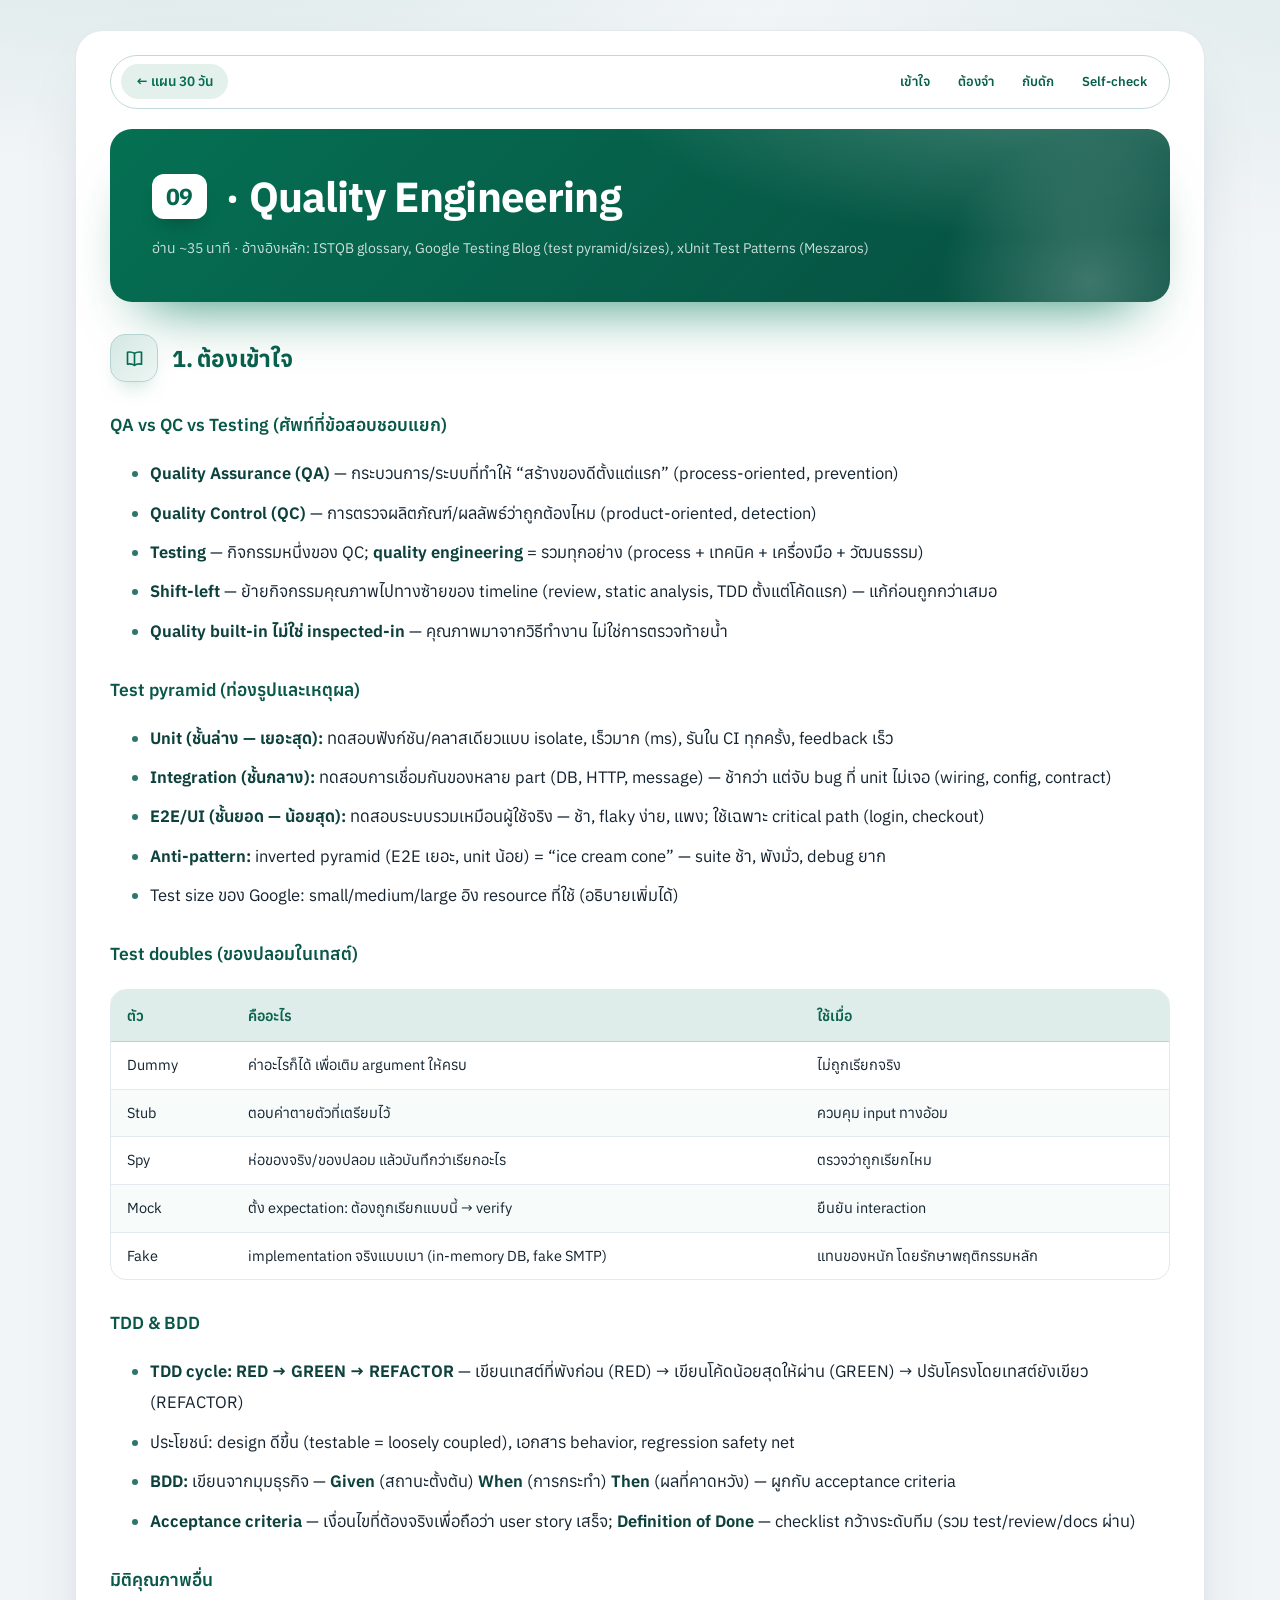
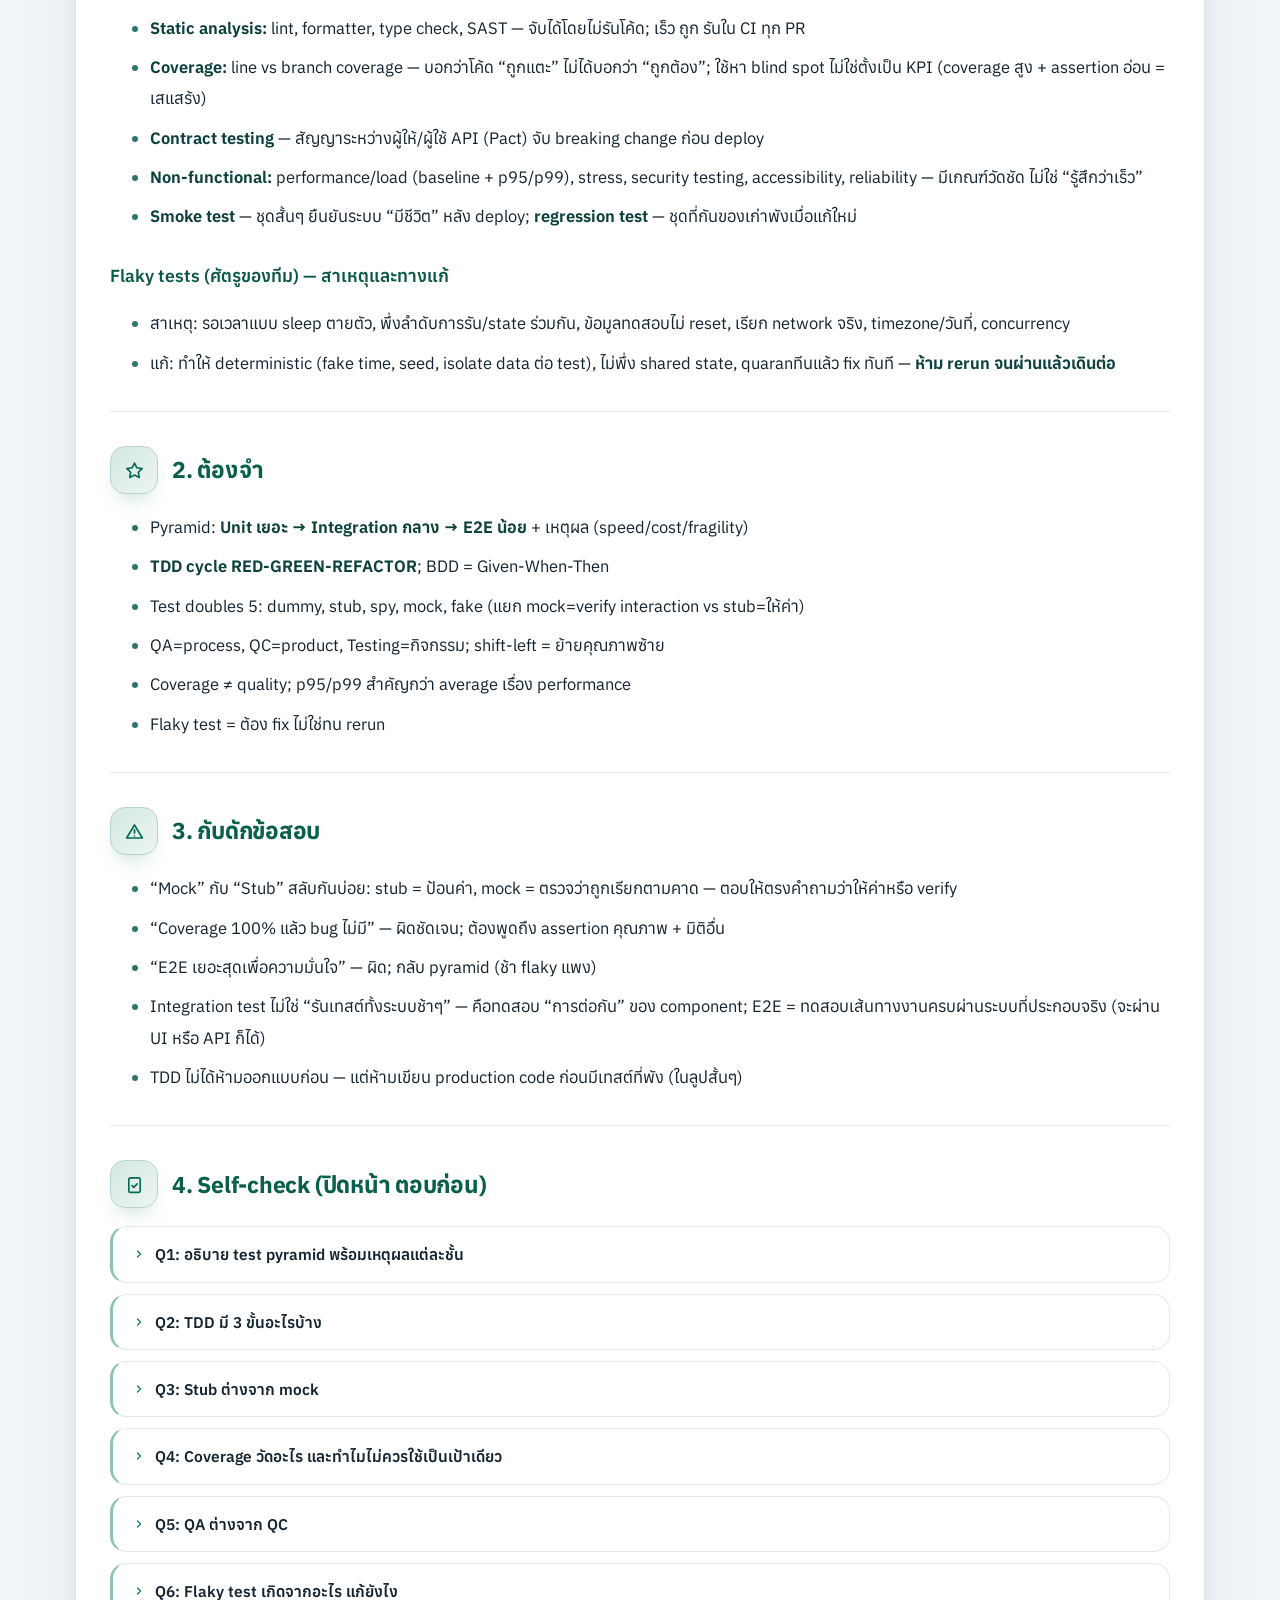
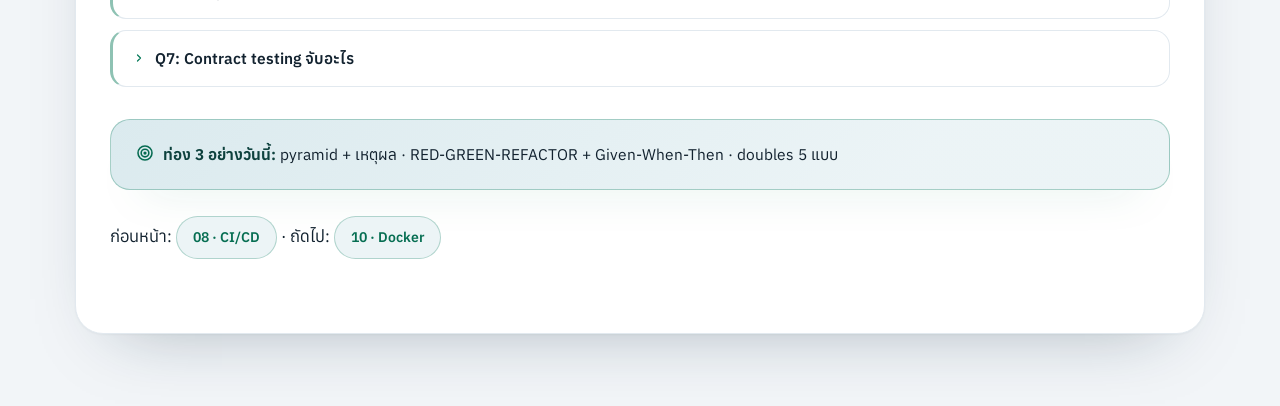
<file: sheets/09-quality-engineering.html>
<!DOCTYPE html>
<html lang="th">
<head>
<meta charset="utf-8">
<meta name="viewport" content="width=device-width, initial-scale=1">
<title>09 · Quality Engineering</title>
<link rel="stylesheet" href="../assets/style.css">
</head>
<body class="sheet t09">
<main>

<div class="topbar">
<a class="brand" href="../index.html">← แผน 30 วัน</a>
<nav class="jump">
<a href="#s1">เข้าใจ</a><a href="#s2">ต้องจำ</a><a href="#s3">กับดัก</a><a href="#s4">Self-check</a>
</nav>
</div>
<header class="hero">
<h1><span class="num">09</span> · Quality Engineering</h1>
<p class="source">อ่าน ~35 นาที · อ้างอิงหลัก: ISTQB glossary, Google Testing Blog (test pyramid/sizes), xUnit Test Patterns (Meszaros)</p>
</header>

<section class="sec s1" id="s1">
<h2><span class="chip ic-book"></span>1. ต้องเข้าใจ</h2>

<h3>QA vs QC vs Testing (ศัพท์ที่ข้อสอบชอบแยก)</h3>
<ul>
<li><strong>Quality Assurance (QA)</strong> — กระบวนการ/ระบบที่ทำให้ “สร้างของดีตั้งแต่แรก” (process-oriented, prevention)</li>
<li><strong>Quality Control (QC)</strong> — การตรวจผลิตภัณฑ์/ผลลัพธ์ว่าถูกต้องไหม (product-oriented, detection)</li>
<li><strong>Testing</strong> — กิจกรรมหนึ่งของ QC; <strong>quality engineering</strong> = รวมทุกอย่าง (process + เทคนิค + เครื่องมือ + วัฒนธรรม)</li>
<li><strong>Shift-left</strong> — ย้ายกิจกรรมคุณภาพไปทางซ้ายของ timeline (review, static analysis, TDD ตั้งแต่โค้ดแรก) — แก้ก่อนถูกกว่าเสมอ</li>
<li><strong>Quality built-in ไม่ใช่ inspected-in</strong> — คุณภาพมาจากวิธีทำงาน ไม่ใช่การตรวจท้ายน้ำ</li>
</ul>

<h3>Test pyramid (ท่องรูปและเหตุผล)</h3>
<ul>
<li><strong>Unit (ชั้นล่าง — เยอะสุด):</strong> ทดสอบฟังก์ชัน/คลาสเดียวแบบ isolate, เร็วมาก (ms), รันใน CI ทุกครั้ง, feedback เร็ว</li>
<li><strong>Integration (ชั้นกลาง):</strong> ทดสอบการเชื่อมกันของหลาย part (DB, HTTP, message) — ช้ากว่า แต่จับ bug ที่ unit ไม่เจอ (wiring, config, contract)</li>
<li><strong>E2E/UI (ชั้นยอด — น้อยสุด):</strong> ทดสอบระบบรวมเหมือนผู้ใช้จริง — ช้า, flaky ง่าย, แพง; ใช้เฉพาะ critical path (login, checkout)</li>
<li><strong>Anti-pattern:</strong> inverted pyramid (E2E เยอะ, unit น้อย) = “ice cream cone” — suite ช้า, พังมั่ว, debug ยาก</li>
<li>Test size ของ Google: small/medium/large อิง resource ที่ใช้ (อธิบายเพิ่มได้)</li>
</ul>

<h3>Test doubles (ของปลอมในเทสต์)</h3>
<table>
<thead><tr><th>ตัว</th><th>คืออะไร</th><th>ใช้เมื่อ</th></tr></thead>
<tbody>
<tr><td>Dummy</td><td>ค่าอะไรก็ได้ เพื่อเติม argument ให้ครบ</td><td>ไม่ถูกเรียกจริง</td></tr>
<tr><td>Stub</td><td>ตอบค่าตายตัวที่เตรียมไว้</td><td>ควบคุม input ทางอ้อม</td></tr>
<tr><td>Spy</td><td>ห่อของจริง/ของปลอม แล้วบันทึกว่าเรียกอะไร</td><td>ตรวจว่าถูกเรียกไหม</td></tr>
<tr><td>Mock</td><td>ตั้ง expectation: ต้องถูกเรียกแบบนี้ → verify</td><td>ยืนยัน interaction</td></tr>
<tr><td>Fake</td><td>implementation จริงแบบเบา (in-memory DB, fake SMTP)</td><td>แทนของหนัก โดยรักษาพฤติกรรมหลัก</td></tr>
</tbody>
</table>

<h3>TDD &amp; BDD</h3>
<ul>
<li><strong>TDD cycle: RED → GREEN → REFACTOR</strong> — เขียนเทสต์ที่พังก่อน (RED) → เขียนโค้ดน้อยสุดให้ผ่าน (GREEN) → ปรับโครงโดยเทสต์ยังเขียว (REFACTOR)</li>
<li>ประโยชน์: design ดีขึ้น (testable = loosely coupled), เอกสาร behavior, regression safety net</li>
<li><strong>BDD:</strong> เขียนจากมุมธุรกิจ — <strong>Given</strong> (สถานะตั้งต้น) <strong>When</strong> (การกระทำ) <strong>Then</strong> (ผลที่คาดหวัง) — ผูกกับ acceptance criteria</li>
<li><strong>Acceptance criteria</strong> — เงื่อนไขที่ต้องจริงเพื่อถือว่า user story เสร็จ; <strong>Definition of Done</strong> — checklist กว้างระดับทีม (รวม test/review/docs ผ่าน)</li>
</ul>

<h3>มิติคุณภาพอื่น</h3>
<ul>
<li><strong>Static analysis:</strong> lint, formatter, type check, SAST — จับได้โดยไม่รันโค้ด; เร็ว ถูก รันใน CI ทุก PR</li>
<li><strong>Coverage:</strong> line vs branch coverage — บอกว่าโค้ด “ถูกแตะ” ไม่ได้บอกว่า “ถูกต้อง”; ใช้หา blind spot ไม่ใช่ตั้งเป็น KPI (coverage สูง + assertion อ่อน = เสแสร้ง)</li>
<li><strong>Contract testing</strong> — สัญญาระหว่างผู้ให้/ผู้ใช้ API (Pact) จับ breaking change ก่อน deploy</li>
<li><strong>Non-functional:</strong> performance/load (baseline + p95/p99), stress, security testing, accessibility, reliability — มีเกณฑ์วัดชัด ไม่ใช่ “รู้สึกว่าเร็ว”</li>
<li><strong>Smoke test</strong> — ชุดสั้นๆ ยืนยันระบบ “มีชีวิต” หลัง deploy; <strong>regression test</strong> — ชุดที่กันของเก่าพังเมื่อแก้ใหม่</li>
</ul>

<h3>Flaky tests (ศัตรูของทีม) — สาเหตุและทางแก้</h3>
<ul>
<li>สาเหตุ: รอเวลาแบบ sleep ตายตัว, พึ่งลำดับการรัน/state ร่วมกัน, ข้อมูลทดสอบไม่ reset, เรียก network จริง, timezone/วันที่, concurrency</li>
<li>แก้: ทำให้ deterministic (fake time, seed, isolate data ต่อ test), ไม่พึ่ง shared state, quaranทีนแล้ว fix ทันที — <strong>ห้าม rerun จนผ่านแล้วเดินต่อ</strong></li>
</ul>

</section>

<section class="sec s2" id="s2">
<h2><span class="chip ic-star"></span>2. ต้องจำ</h2>
<ul>
<li>Pyramid: <strong>Unit เยอะ → Integration กลาง → E2E น้อย</strong> + เหตุผล (speed/cost/fragility)</li>
<li><strong>TDD cycle RED-GREEN-REFACTOR</strong>; BDD = Given-When-Then</li>
<li>Test doubles 5: dummy, stub, spy, mock, fake (แยก mock=verify interaction vs stub=ให้ค่า)</li>
<li>QA=process, QC=product, Testing=กิจกรรม; shift-left = ย้ายคุณภาพซ้าย</li>
<li>Coverage ≠ quality; p95/p99 สำคัญกว่า average เรื่อง performance</li>
<li>Flaky test = ต้อง fix ไม่ใช่ทน rerun</li>
</ul>

</section>

<section class="sec s3" id="s3">
<h2><span class="chip ic-warn"></span>3. กับดักข้อสอบ</h2>
<ul>
<li>“Mock” กับ “Stub” สลับกันบ่อย: stub = ป้อนค่า, mock = ตรวจว่าถูกเรียกตามคาด — ตอบให้ตรงคำถามว่าให้ค่าหรือ verify</li>
<li>“Coverage 100% แล้ว bug ไม่มี” — ผิดชัดเจน; ต้องพูดถึง assertion คุณภาพ + มิติอื่น</li>
<li>“E2E เยอะสุดเพื่อความมั่นใจ” — ผิด; กลับ pyramid (ช้า flaky แพง)</li>
<li>Integration test ไม่ใช่ “รันเทสต์ทั้งระบบช้าๆ” — คือทดสอบ “การต่อกัน” ของ component; E2E = ทดสอบเส้นทางงานครบผ่านระบบที่ประกอบจริง (จะผ่าน UI หรือ API ก็ได้)</li>
<li>TDD ไม่ได้ห้ามออกแบบก่อน — แต่ห้ามเขียน production code ก่อนมีเทสต์ที่พัง (ในลูปสั้นๆ)</li>
</ul>

</section>

<section class="sec s4" id="s4">
<h2><span class="chip ic-note"></span>4. Self-check (ปิดหน้า ตอบก่อน)</h2>
<details><summary>Q1: อธิบาย test pyramid พร้อมเหตุผลแต่ละชั้น</summary>A: unit เยอะสุด — เร็ว/ถูก/isolate; integration กลาง — จับปัญหา wiring/contract; e2e น้อย — ใกล้ผู้ใช้จริงแต่ช้า flaky แพง จึงเก็บ critical path</details>
<details><summary>Q2: TDD มี 3 ขั้นอะไรบ้าง</summary>A: RED — เขียนเทสต์พังก่อน; GREEN — โค้ดน้อยสุดให้ผ่าน; REFACTOR — ปรับโครงโดยเทสต์ยังผ่าน</details>
<details><summary>Q3: Stub ต่างจาก mock</summary>A: stub ให้ค่าที่เตรียมไว้เพื่อให้โค้ดเดินต่อ; mock ตั้ง expectation ว่าต้องถูกเรียกแบบไหน แล้ว verify ว่าเกิดจริง (ตรวจ interaction)</details>
<details><summary>Q4: Coverage วัดอะไร และทำไมไม่ควรใช้เป็นเป้าเดียว</summary>A: วัดว่าโค้ดส่วนไหนถูกแตะในเทสต์ — ไม่ได้บอกความถูกต้อง (assertion อาจอ่อน/กรณีไม่ครบ) จึงใช้เป็นเครื่องมือหา blind spot</details>
<details><summary>Q5: QA ต่างจาก QC</summary>A: QA = กระบวนการป้องกันคุณภาพตั้งแต่ต้น (process); QC = ตรวจผลิตภัณฑ์/ผลลัพธ์ (detection) — testing อยู่ใน QC</details>
<details><summary>Q6: Flaky test เกิดจากอะไร แก้ยังไง</summary>A: จาก non-determinism เช่น sleep ตายตัว, shared state/ลำดับ, ข้อมูลไม่ reset, network/time จริง — แก้ให้ deterministic + isolate ข้อมูล แล้ว fix ทันทีโดยไม่ rerun หนี</details>
<details><summary>Q7: Contract testing จับอะไร</summary>A: จับ breaking change ในสัญญา API ระหว่าง service ผู้ให้–ผู้ใช้ ก่อนไปพังจริงตอน deploy — ไม่ต้องพึ่ง E2E หนักๆ</details>

</section>

<div class="memory"><strong>ท่อง 3 อย่างวันนี้:</strong> pyramid + เหตุผล · RED-GREEN-REFACTOR + Given-When-Then · doubles 5 แบบ</div>

<nav>ก่อนหน้า: <a href="08-cicd.html">08 · CI/CD</a> · ถัดไป: <a href="10-docker-container.html">10 · Docker</a></nav>

</main>
</body>
</html>
</file>
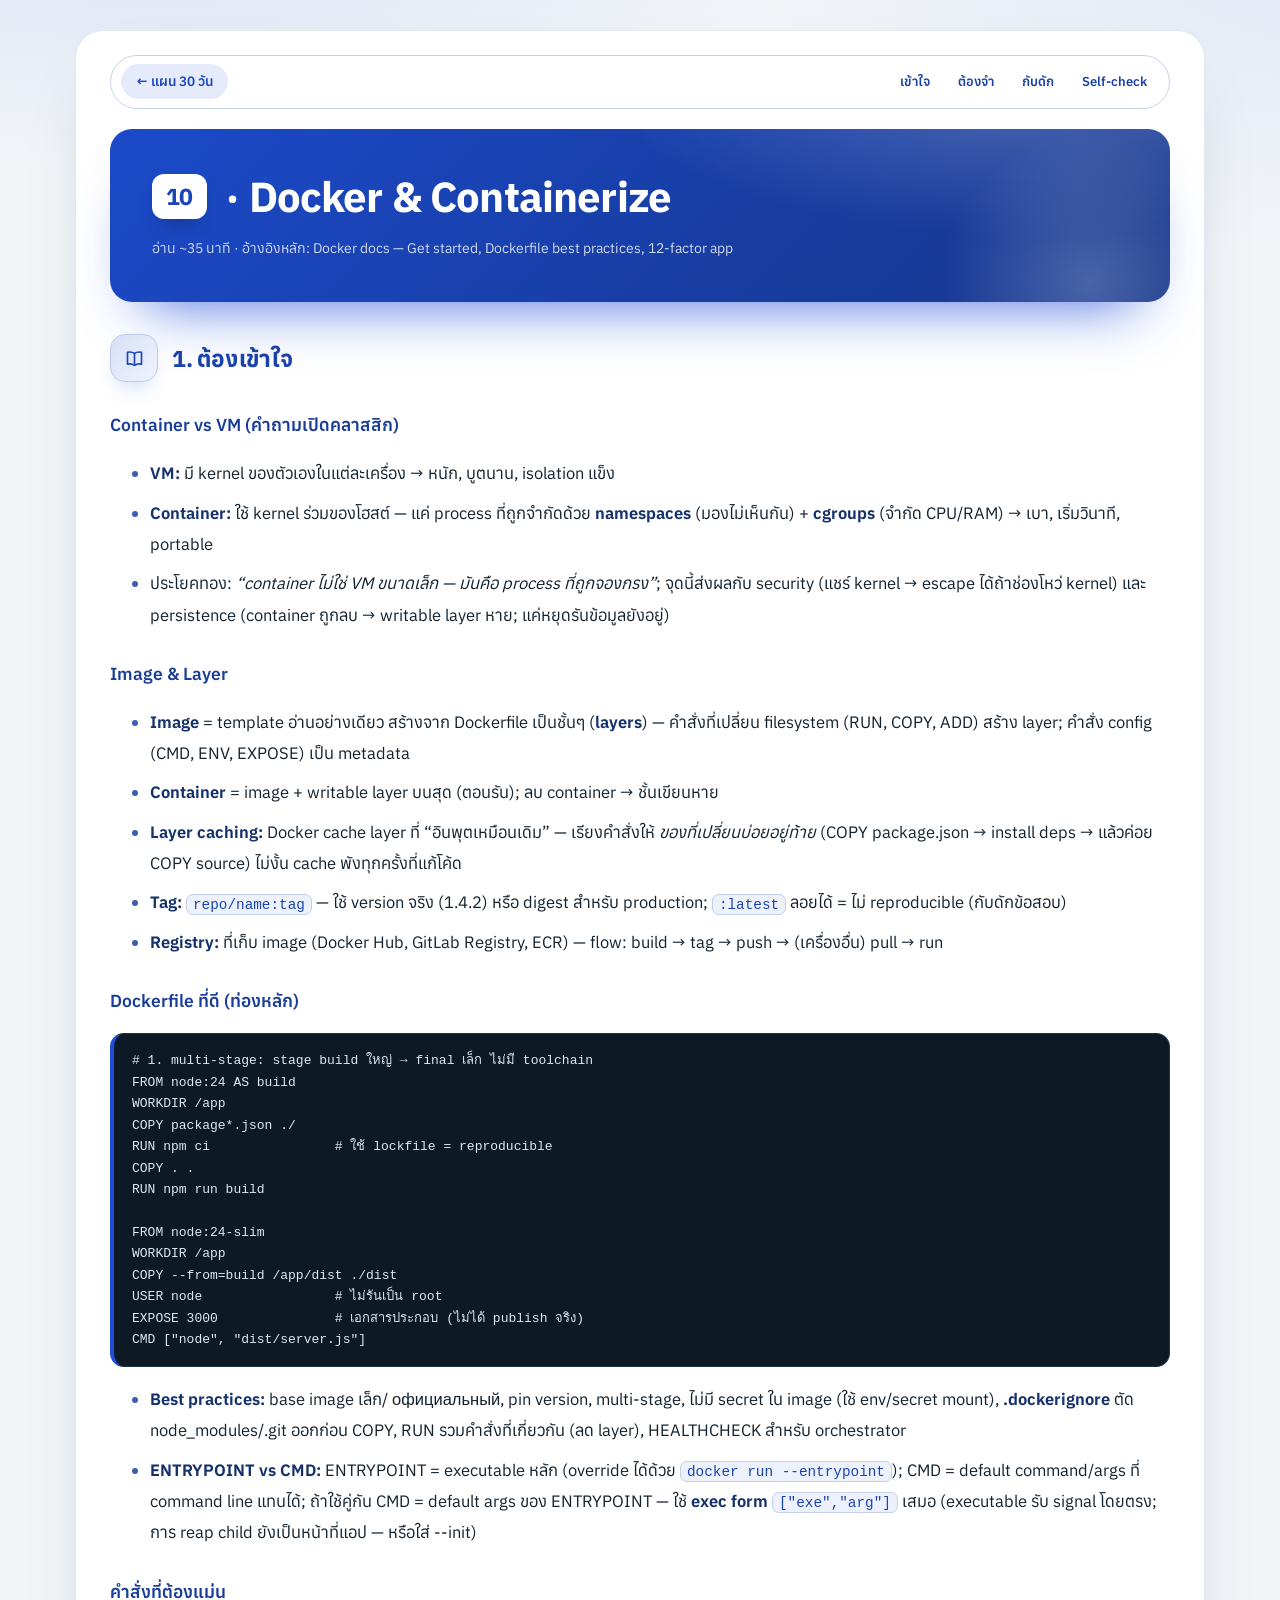
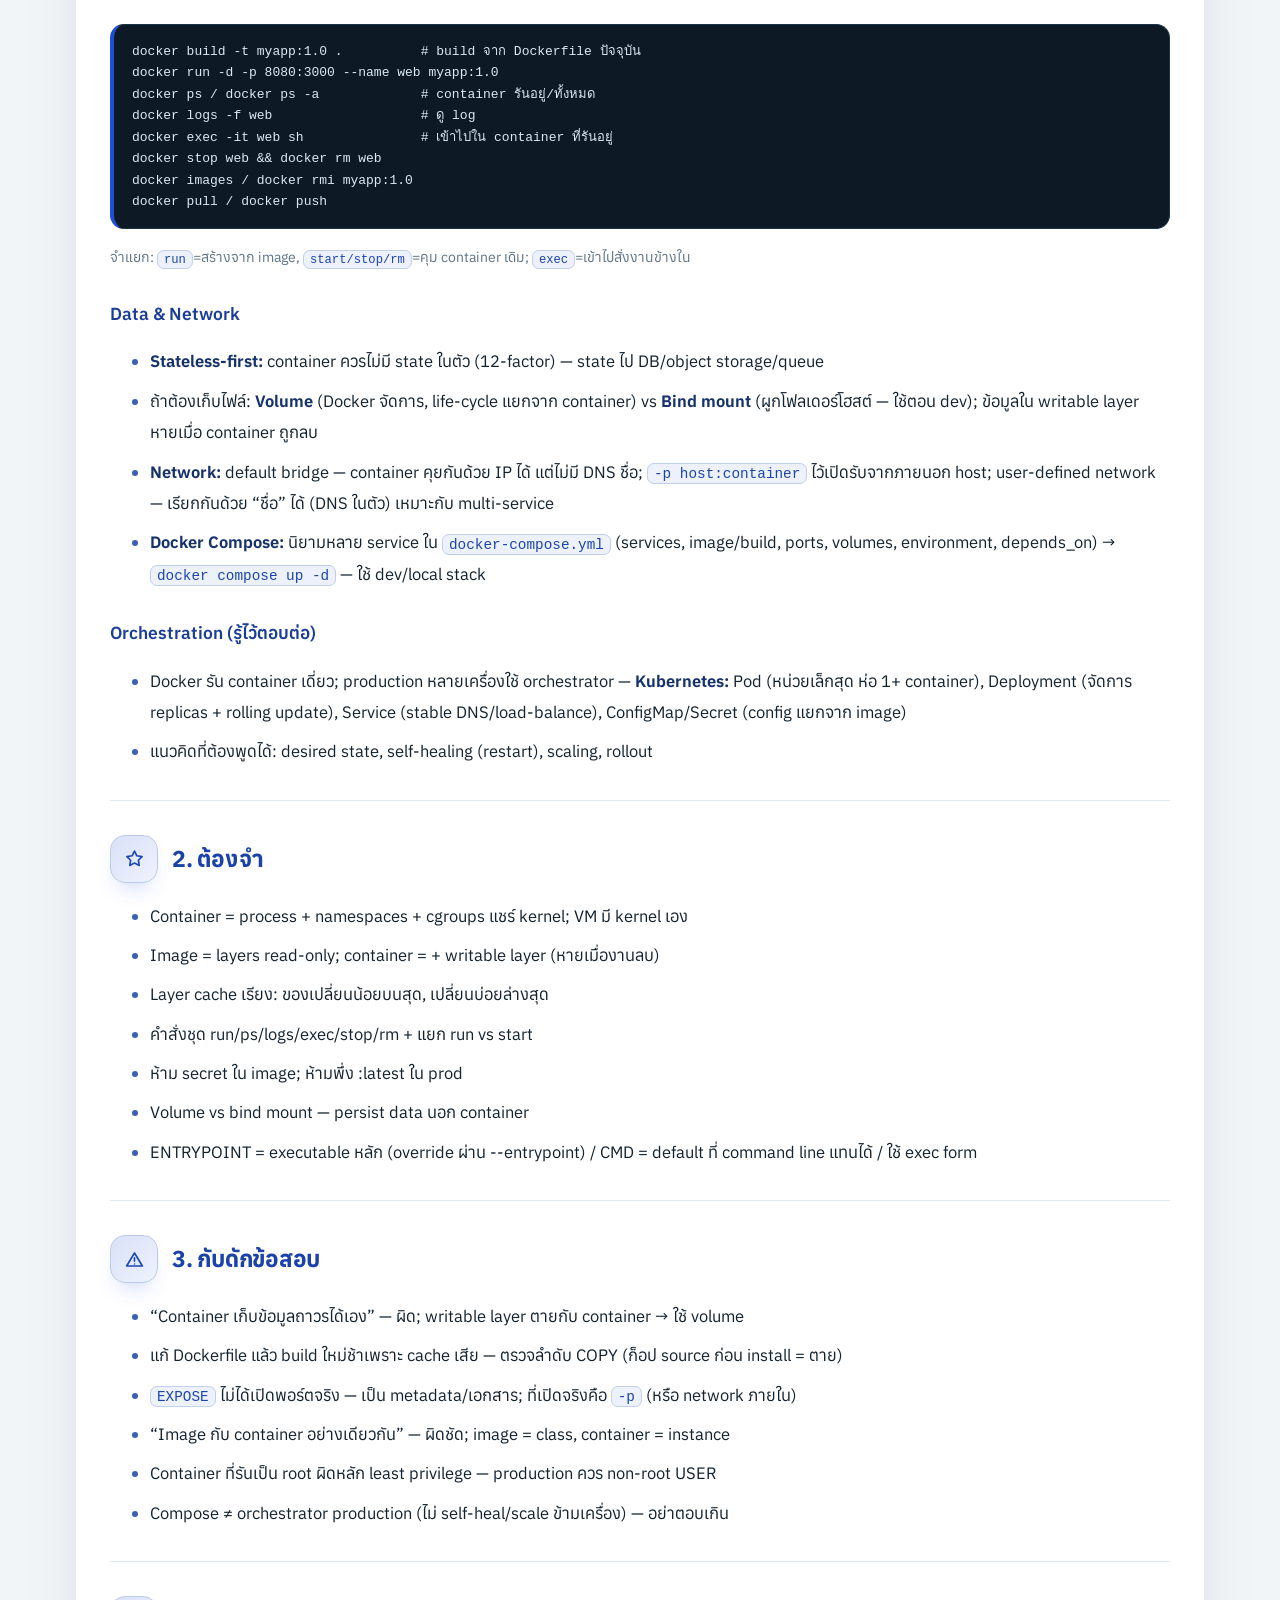
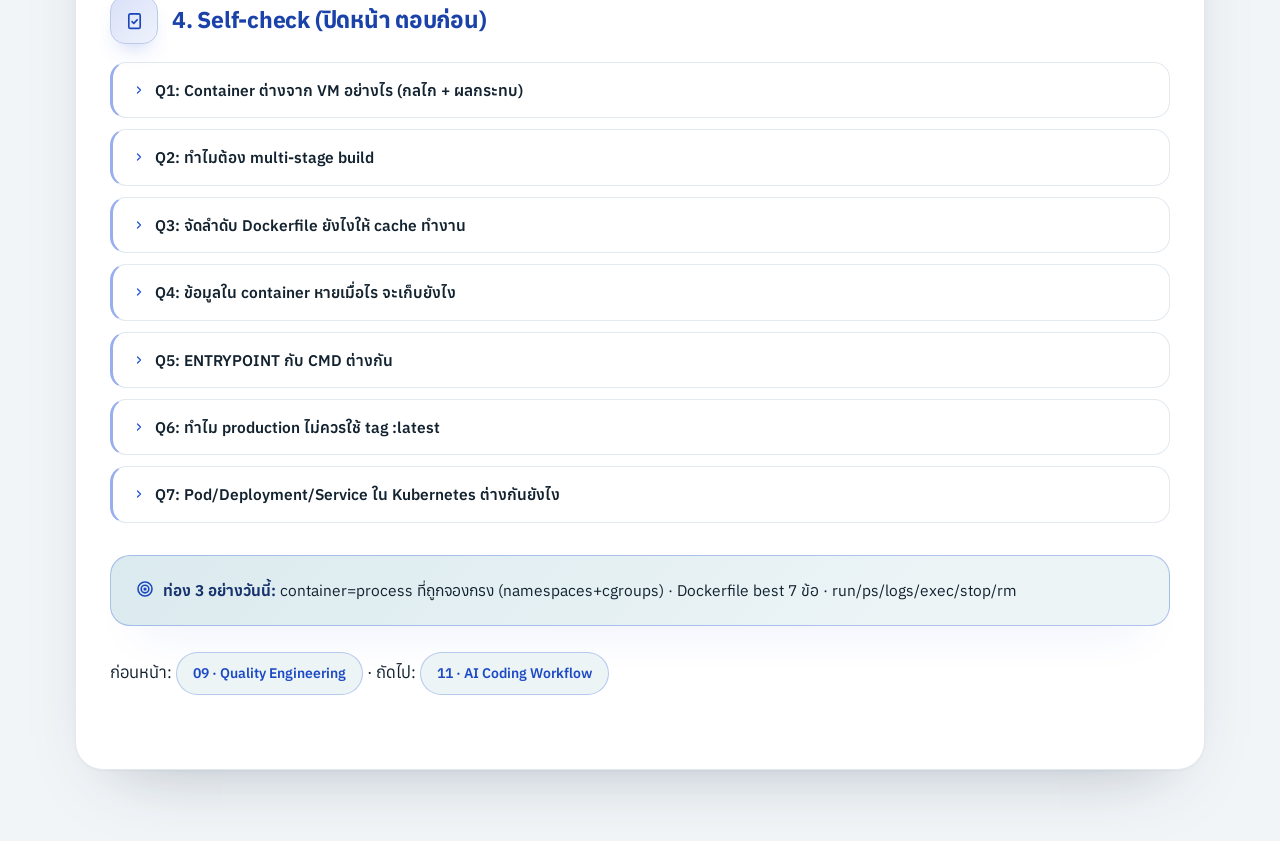
<file: sheets/10-docker-container.html>
<!DOCTYPE html>
<html lang="th">
<head>
<meta charset="utf-8">
<meta name="viewport" content="width=device-width, initial-scale=1">
<title>10 · Docker &amp; Containerize</title>
<link rel="stylesheet" href="../assets/style.css">
</head>
<body class="sheet t10">
<main>

<div class="topbar">
<a class="brand" href="../index.html">← แผน 30 วัน</a>
<nav class="jump">
<a href="#s1">เข้าใจ</a><a href="#s2">ต้องจำ</a><a href="#s3">กับดัก</a><a href="#s4">Self-check</a>
</nav>
</div>
<header class="hero">
<h1><span class="num">10</span> · Docker &amp; Containerize</h1>
<p class="source">อ่าน ~35 นาที · อ้างอิงหลัก: Docker docs — Get started, Dockerfile best practices, 12-factor app</p>
</header>

<section class="sec s1" id="s1">
<h2><span class="chip ic-book"></span>1. ต้องเข้าใจ</h2>

<h3>Container vs VM (คำถามเปิดคลาสสิก)</h3>
<ul>
<li><strong>VM:</strong> มี kernel ของตัวเองในแต่ละเครื่อง → หนัก, บูตนาน, isolation แข็ง</li>
<li><strong>Container:</strong> ใช้ kernel ร่วมของโฮสต์ — แค่ process ที่ถูกจำกัดด้วย <strong>namespaces</strong> (มองไม่เห็นกัน) + <strong>cgroups</strong> (จำกัด CPU/RAM) → เบา, เริ่มวินาที, portable</li>
<li>ประโยคทอง: <em>“container ไม่ใช่ VM ขนาดเล็ก — มันคือ process ที่ถูกจองกรง”</em>; จุดนี้ส่งผลกับ security (แชร์ kernel → escape ได้ถ้าช่องโหว่ kernel) และ persistence (container ถูกลบ → writable layer หาย; แค่หยุดรันข้อมูลยังอยู่)</li>
</ul>

<h3>Image &amp; Layer</h3>
<ul>
<li><strong>Image</strong> = template อ่านอย่างเดียว สร้างจาก Dockerfile เป็นชั้นๆ (<strong>layers</strong>) — คำสั่งที่เปลี่ยน filesystem (RUN, COPY, ADD) สร้าง layer; คำสั่ง config (CMD, ENV, EXPOSE) เป็น metadata</li>
<li><strong>Container</strong> = image + writable layer บนสุด (ตอนรัน); ลบ container → ชั้นเขียนหาย</li>
<li><strong>Layer caching:</strong> Docker cache layer ที่ “อินพุตเหมือนเดิม” — เรียงคำสั่งให้ <em>ของที่เปลี่ยนบ่อยอยู่ท้าย</em> (COPY package.json → install deps → แล้วค่อย COPY source) ไม่งั้น cache พังทุกครั้งที่แก้โค้ด</li>
<li><strong>Tag:</strong> <code>repo/name:tag</code> — ใช้ version จริง (1.4.2) หรือ digest สำหรับ production; <code>:latest</code> ลอยได้ = ไม่ reproducible (กับดักข้อสอบ)</li>
<li><strong>Registry:</strong> ที่เก็บ image (Docker Hub, GitLab Registry, ECR) — flow: build → tag → push → (เครื่องอื่น) pull → run</li>
</ul>

<h3>Dockerfile ที่ดี (ท่องหลัก)</h3>
<pre># 1. multi-stage: stage build ใหญ่ → final เล็ก ไม่มี toolchain
FROM node:24 AS build
WORKDIR /app
COPY package*.json ./
RUN npm ci                # ใช้ lockfile = reproducible
COPY . .
RUN npm run build

FROM node:24-slim
WORKDIR /app
COPY --from=build /app/dist ./dist
USER node                 # ไม่รันเป็น root
EXPOSE 3000               # เอกสารประกอบ (ไม่ได้ publish จริง)
CMD ["node", "dist/server.js"]</pre>
<ul>
<li><strong>Best practices:</strong> base image เล็ก/ официальный, pin version, multi-stage, ไม่มี secret ใน image (ใช้ env/secret mount), <strong>.dockerignore</strong> ตัด node_modules/.git ออกก่อน COPY, RUN รวมคำสั่งที่เกี่ยวกัน (ลด layer), HEALTHCHECK สำหรับ orchestrator</li>
<li><strong>ENTRYPOINT vs CMD:</strong> ENTRYPOINT = executable หลัก (override ได้ด้วย <code>docker run --entrypoint</code>); CMD = default command/args ที่ command line แทนได้; ถ้าใช้คู่กัน CMD = default args ของ ENTRYPOINT — ใช้ <strong>exec form</strong> <code>["exe","arg"]</code> เสมอ (executable รับ signal โดยตรง; การ reap child ยังเป็นหน้าที่แอป — หรือใส่ --init)</li>
</ul>

<h3>คำสั่งที่ต้องแม่น</h3>
<pre>docker build -t myapp:1.0 .          # build จาก Dockerfile ปัจจุบัน
docker run -d -p 8080:3000 --name web myapp:1.0
docker ps / docker ps -a             # container รันอยู่/ทั้งหมด
docker logs -f web                   # ดู log
docker exec -it web sh               # เข้าไปใน container ที่รันอยู่
docker stop web && docker rm web
docker images / docker rmi myapp:1.0
docker pull / docker push</pre>
<p class="source">จำแยก: <code>run</code>=สร้างจาก image, <code>start/stop/rm</code>=คุม container เดิม; <code>exec</code>=เข้าไปสั่งงานข้างใน</p>

<h3>Data &amp; Network</h3>
<ul>
<li><strong>Stateless-first:</strong> container ควรไม่มี state ในตัว (12-factor) — state ไป DB/object storage/queue</li>
<li>ถ้าต้องเก็บไฟล์: <strong>Volume</strong> (Docker จัดการ, life-cycle แยกจาก container) vs <strong>Bind mount</strong> (ผูกโฟลเดอร์โฮสต์ — ใช้ตอน dev); ข้อมูลใน writable layer หายเมื่อ container ถูกลบ</li>
<li><strong>Network:</strong> default bridge — container คุยกันด้วย IP ได้ แต่ไม่มี DNS ชื่อ; <code>-p host:container</code> ไว้เปิดรับจากภายนอก host; user-defined network — เรียกกันด้วย “ชื่อ” ได้ (DNS ในตัว) เหมาะกับ multi-service</li>
<li><strong>Docker Compose:</strong> นิยามหลาย service ใน <code>docker-compose.yml</code> (services, image/build, ports, volumes, environment, depends_on) → <code>docker compose up -d</code> — ใช้ dev/local stack</li>
</ul>

<h3>Orchestration (รู้ไว้ตอบต่อ)</h3>
<ul>
<li>Docker รัน container เดี่ยว; production หลายเครื่องใช้ orchestrator — <strong>Kubernetes:</strong> Pod (หน่วยเล็กสุด ห่อ 1+ container), Deployment (จัดการ replicas + rolling update), Service (stable DNS/load-balance), ConfigMap/Secret (config แยกจาก image)</li>
<li>แนวคิดที่ต้องพูดได้: desired state, self-healing (restart), scaling, rollout</li>
</ul>

</section>

<section class="sec s2" id="s2">
<h2><span class="chip ic-star"></span>2. ต้องจำ</h2>
<ul>
<li>Container = process + namespaces + cgroups แชร์ kernel; VM มี kernel เอง</li>
<li>Image = layers read-only; container = + writable layer (หายเมื่องานลบ)</li>
<li>Layer cache เรียง: ของเปลี่ยนน้อยบนสุด, เปลี่ยนบ่อยล่างสุด</li>
<li>คำสั่งชุด run/ps/logs/exec/stop/rm + แยก run vs start</li>
<li>ห้าม secret ใน image; ห้ามพึ่ง :latest ใน prod</li>
<li>Volume vs bind mount — persist data นอก container</li>
<li>ENTRYPOINT = executable หลัก (override ผ่าน --entrypoint) / CMD = default ที่ command line แทนได้ / ใช้ exec form</li>
</ul>

</section>

<section class="sec s3" id="s3">
<h2><span class="chip ic-warn"></span>3. กับดักข้อสอบ</h2>
<ul>
<li>“Container เก็บข้อมูลถาวรได้เอง” — ผิด; writable layer ตายกับ container → ใช้ volume</li>
<li>แก้ Dockerfile แล้ว build ใหม่ช้าเพราะ cache เสีย — ตรวจลำดับ COPY (ก็อป source ก่อน install = ตาย)</li>
<li><code>EXPOSE</code> ไม่ได้เปิดพอร์ตจริง — เป็น metadata/เอกสาร; ที่เปิดจริงคือ <code>-p</code> (หรือ network ภายใน)</li>
<li>“Image กับ container อย่างเดียวกัน” — ผิดชัด; image = class, container = instance</li>
<li>Container ที่รันเป็น root ผิดหลัก least privilege — production ควร non-root USER</li>
<li>Compose ≠ orchestrator production (ไม่ self-heal/scale ข้ามเครื่อง) — อย่าตอบเกิน</li>
</ul>

</section>

<section class="sec s4" id="s4">
<h2><span class="chip ic-note"></span>4. Self-check (ปิดหน้า ตอบก่อน)</h2>
<details><summary>Q1: Container ต่างจาก VM อย่างไร (กลไก + ผลกระทบ)</summary>A: container แชร์ kernel โฮสต์ ใช้ namespaces/cgroups กัก process — เบา เร็ว; VM มี kernel ตัวเอง — แยกขาดกว่าแต่หนัก. ผลพวง: container isolation อ่อนกว่า + ข้อมูลใน container ไม่ถาวร</details>
<details><summary>Q2: ทำไมต้อง multi-stage build</summary>A: ให้ final image มีแค่ artifact + runtime ไม่พก toolchain/dependency ของขั้น build → image เล็กลง ปลอดภัยขึ้น</details>
<details><summary>Q3: จัดลำดับ Dockerfile ยังไงให้ cache ทำงาน</summary>A: เอาคำสั่งที่ input เปลี่ยนน้อยอยู่ก่อน (base, deps manifest) คำสั่งที่เปลี่ยนบ่อย (COPY source) ไว้ท้าย — แก้โค้ดแล้วไม่ต้อง install deps ใหม่</details>
<details><summary>Q4: ข้อมูลใน container หายเมื่อไร จะเก็บยังไง</summary>A: หายเมื่อ container ถูกลบ (writable layer); เก็บด้วย volume หรือ bind mount (และหรือดัน state ไป DB/object storage)</details>
<details><summary>Q5: ENTRYPOINT กับ CMD ต่างกัน</summary>A: ENTRYPOINT กำหนด executable หลัก (เปลี่ยนได้ด้วย docker run --entrypoint); CMD เป็น default command/args ที่ command line ปกติแทนได้ — ใช้คู่กัน = ENTRYPOINT + args default</details>
<details><summary>Q6: ทำไม production ไม่ควรใช้ tag :latest</summary>A: ไม่ระบุเวอร์ชัน → pull ตอนไหนได้ของใหม่ไม่รู้ตัว, ไม่ reproducible, rollback ไม่ได้ — ใช้ version tag/digest</details>
<details><summary>Q7: Pod/Deployment/Service ใน Kubernetes ต่างกันยังไง</summary>A: Pod = หน่วยรันเล็กสุด (1+ container); Deployment = คุมจำนวน replica + rolling update ของ Pod; Service = DNS/load-balancer หน้า Pod ให้ที่อยู่คงที่</details>

</section>

<div class="memory"><strong>ท่อง 3 อย่างวันนี้:</strong> container=process ที่ถูกจองกรง (namespaces+cgroups) · Dockerfile best 7 ข้อ · run/ps/logs/exec/stop/rm</div>

<nav>ก่อนหน้า: <a href="09-quality-engineering.html">09 · Quality Engineering</a> · ถัดไป: <a href="11-ai-coding-workflow.html">11 · AI Coding Workflow</a></nav>

</main>
</body>
</html>
</file>
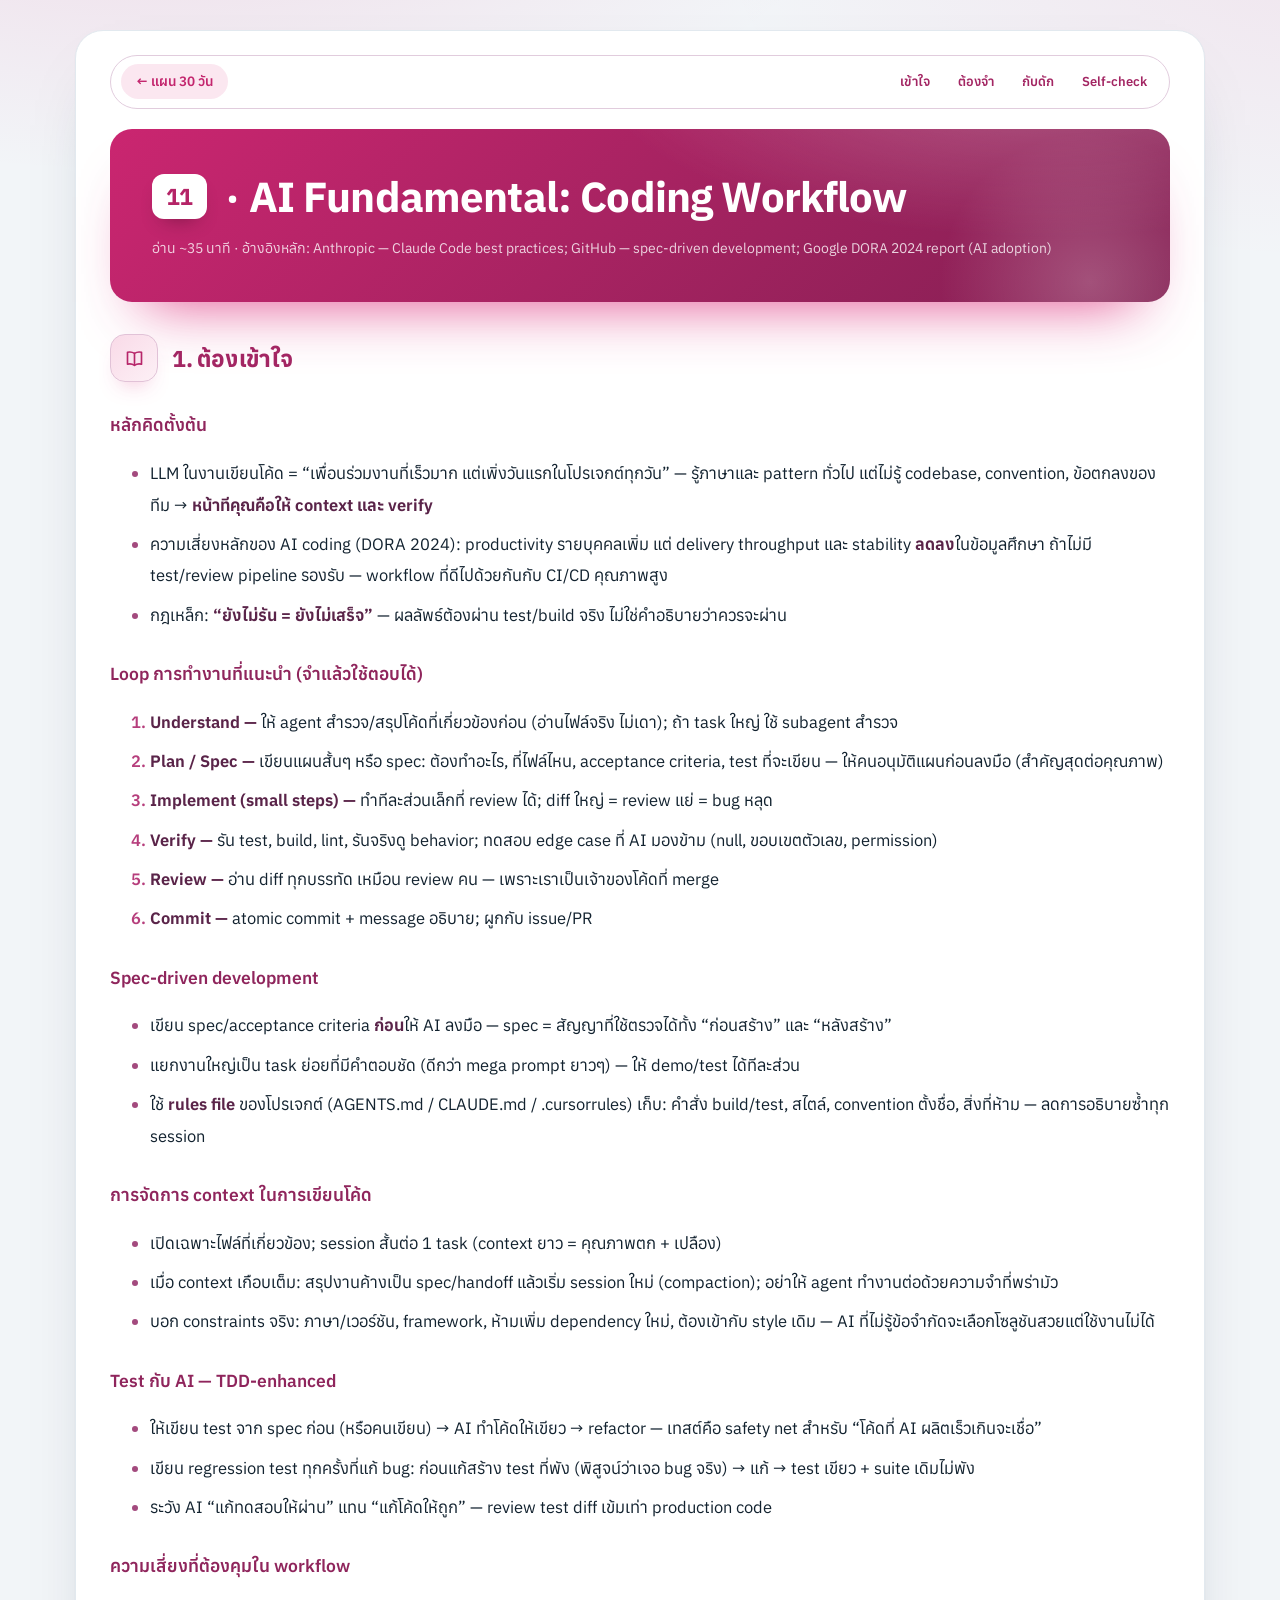
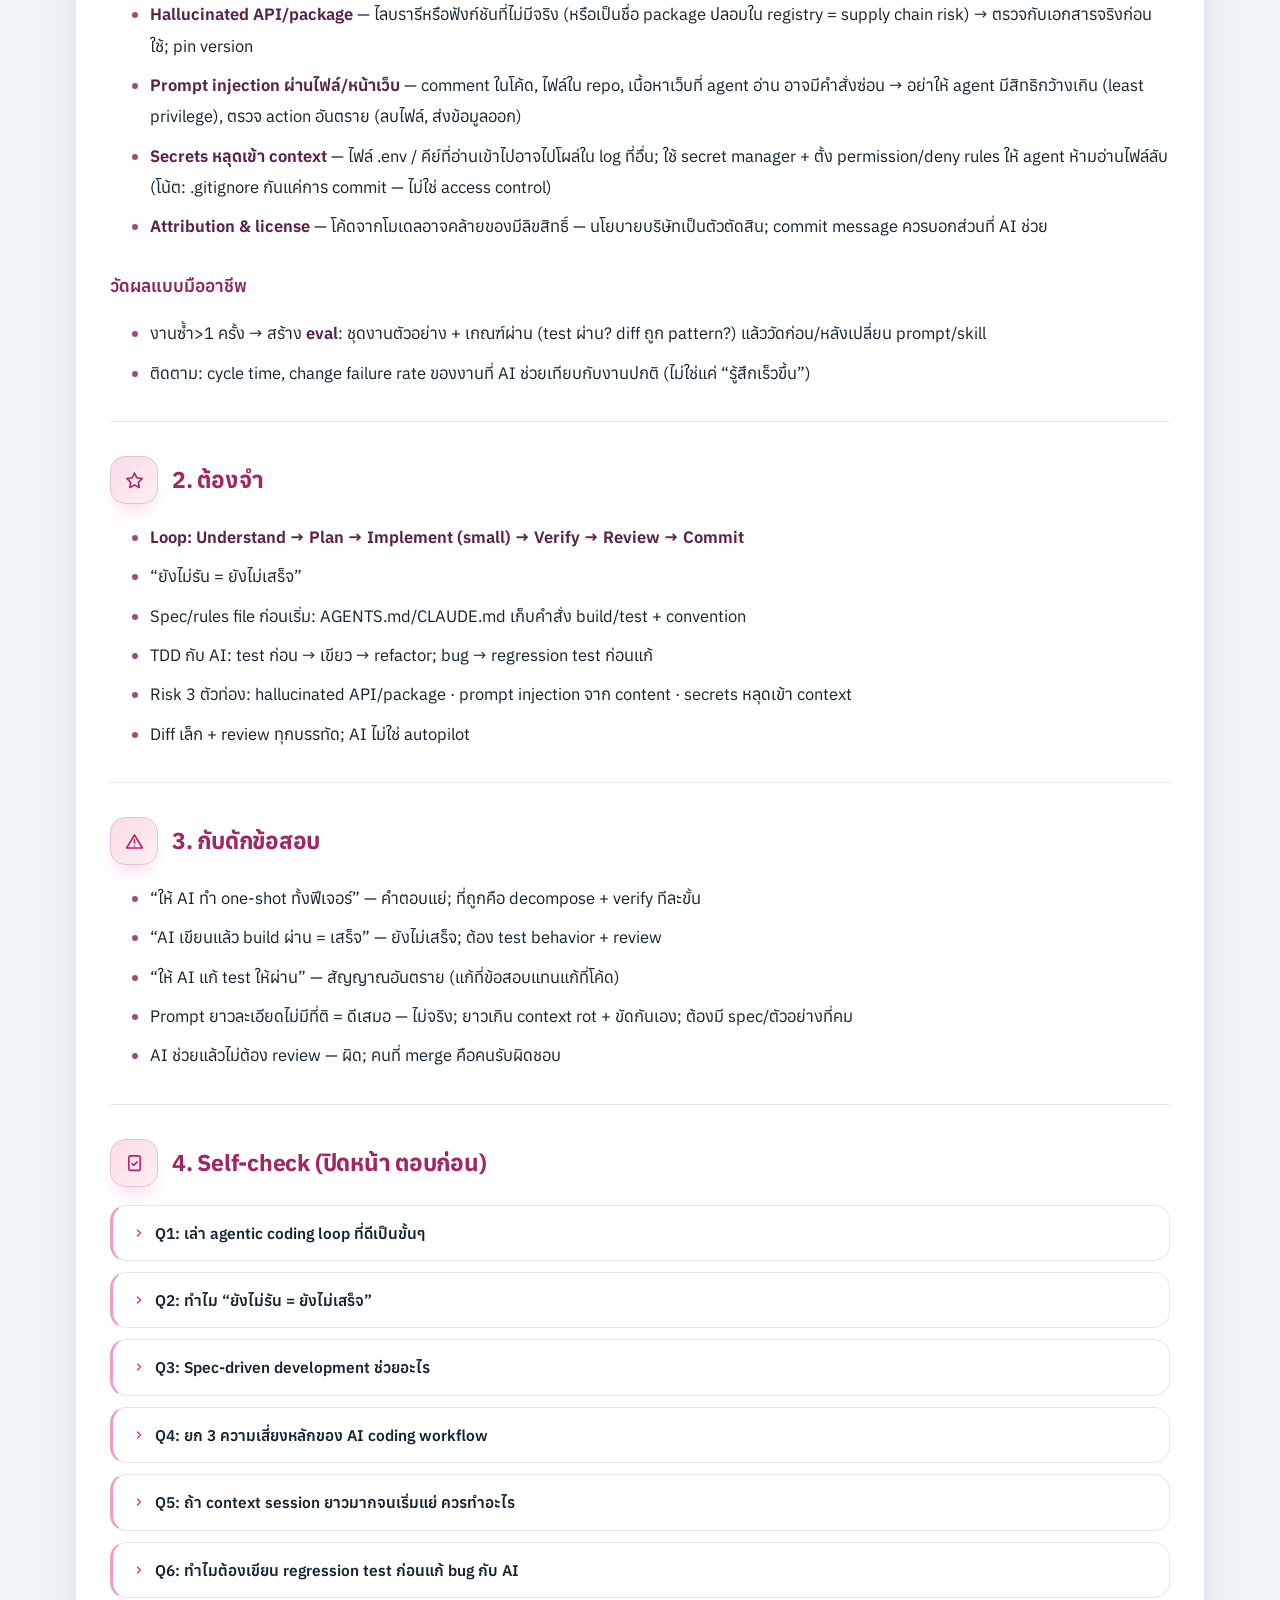
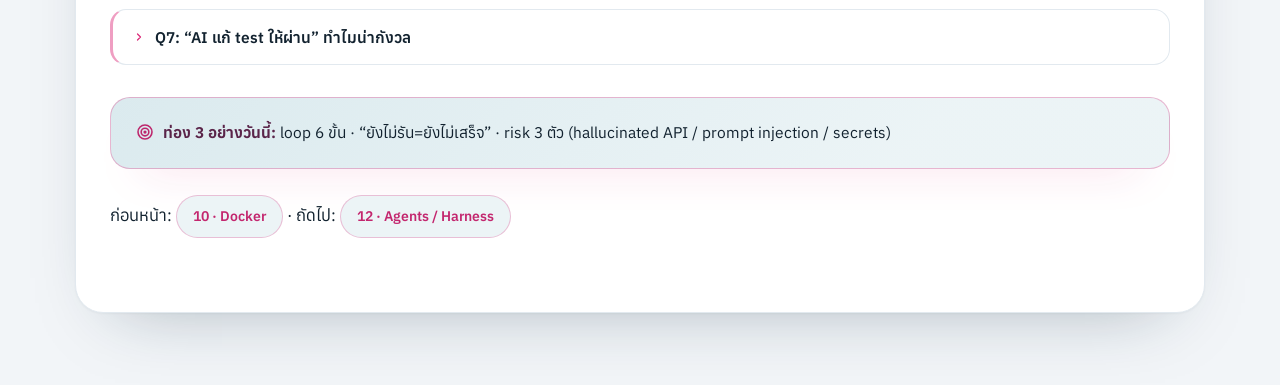
<file: sheets/11-ai-coding-workflow.html>
<!DOCTYPE html>
<html lang="th">
<head>
<meta charset="utf-8">
<meta name="viewport" content="width=device-width, initial-scale=1">
<title>11 · AI: Coding Workflow</title>
<link rel="stylesheet" href="../assets/style.css">
</head>
<body class="sheet t11">
<main>

<div class="topbar">
<a class="brand" href="../index.html">← แผน 30 วัน</a>
<nav class="jump">
<a href="#s1">เข้าใจ</a><a href="#s2">ต้องจำ</a><a href="#s3">กับดัก</a><a href="#s4">Self-check</a>
</nav>
</div>
<header class="hero">
<h1><span class="num">11</span> · AI Fundamental: Coding Workflow</h1>
<p class="source">อ่าน ~35 นาที · อ้างอิงหลัก: Anthropic — Claude Code best practices; GitHub — spec-driven development; Google DORA 2024 report (AI adoption)</p>
</header>

<section class="sec s1" id="s1">
<h2><span class="chip ic-book"></span>1. ต้องเข้าใจ</h2>

<h3>หลักคิดตั้งต้น</h3>
<ul>
<li>LLM ในงานเขียนโค้ด = “เพื่อนร่วมงานที่เร็วมาก แต่เพิ่งวันแรกในโปรเจกต์ทุกวัน” — รู้ภาษาและ pattern ทั่วไป แต่ไม่รู้ codebase, convention, ข้อตกลงของทีม → <strong>หน้าทีคุณคือให้ context และ verify</strong></li>
<li>ความเสี่ยงหลักของ AI coding (DORA 2024): productivity รายบุคคลเพิ่ม แต่ delivery throughput และ stability <strong>ลดลง</strong>ในข้อมูลศึกษา ถ้าไม่มี test/review pipeline รองรับ — workflow ที่ดีไปด้วยกันกับ CI/CD คุณภาพสูง</li>
<li>กฎเหล็ก: <strong>“ยังไม่รัน = ยังไม่เสร็จ”</strong> — ผลลัพธ์ต้องผ่าน test/build จริง ไม่ใช่คำอธิบายว่าควรจะผ่าน</li>
</ul>

<h3>Loop การทำงานที่แนะนำ (จำแล้วใช้ตอบได้)</h3>
<ol>
<li><strong>Understand —</strong> ให้ agent สำรวจ/สรุปโค้ดที่เกี่ยวข้องก่อน (อ่านไฟล์จริง ไม่เดา); ถ้า task ใหญ่ ใช้ subagent สำรวจ</li>
<li><strong>Plan / Spec —</strong> เขียนแผนสั้นๆ หรือ spec: ต้องทำอะไร, ที่ไฟล์ไหน, acceptance criteria, test ที่จะเขียน — ให้คนอนุมัติแผนก่อนลงมือ (สำคัญสุดต่อคุณภาพ)</li>
<li><strong>Implement (small steps) —</strong> ทำทีละส่วนเล็กที่ review ได้; diff ใหญ่ = review แย่ = bug หลุด</li>
<li><strong>Verify —</strong> รัน test, build, lint, รันจริงดู behavior; ทดสอบ edge case ที่ AI มองข้าม (null, ขอบเขตตัวเลข, permission)</li>
<li><strong>Review —</strong> อ่าน diff ทุกบรรทัด เหมือน review คน — เพราะเราเป็นเจ้าของโค้ดที่ merge</li>
<li><strong>Commit —</strong> atomic commit + message อธิบาย; ผูกกับ issue/PR</li>
</ol>

<h3>Spec-driven development</h3>
<ul>
<li>เขียน spec/acceptance criteria <strong>ก่อน</strong>ให้ AI ลงมือ — spec = สัญญาที่ใช้ตรวจได้ทั้ง “ก่อนสร้าง” และ “หลังสร้าง”</li>
<li>แยกงานใหญ่เป็น task ย่อยที่มีคำตอบชัด (ดีกว่า mega prompt ยาวๆ) — ให้ demo/test ได้ทีละส่วน</li>
<li>ใช้ <strong>rules file</strong> ของโปรเจกต์ (AGENTS.md / CLAUDE.md / .cursorrules) เก็บ: คำสั่ง build/test, สไตล์, convention ตั้งชื่อ, สิ่งที่ห้าม — ลดการอธิบายซ้ำทุก session</li>
</ul>

<h3>การจัดการ context ในการเขียนโค้ด</h3>
<ul>
<li>เปิดเฉพาะไฟล์ที่เกี่ยวข้อง; session สั้นต่อ 1 task (context ยาว = คุณภาพตก + เปลือง)</li>
<li>เมื่อ context เกือบเต็ม: สรุปงานค้างเป็น spec/handoff แล้วเริ่ม session ใหม่ (compaction); อย่าให้ agent ทำงานต่อด้วยความจำที่พร่ามัว</li>
<li>บอก constraints จริง: ภาษา/เวอร์ชัน, framework, ห้ามเพิ่ม dependency ใหม่, ต้องเข้ากับ style เดิม — AI ที่ไม่รู้ข้อจำกัดจะเลือกโซลูชันสวยแต่ใช้งานไม่ได้</li>
</ul>

<h3>Test กับ AI — TDD-enhanced</h3>
<ul>
<li>ให้เขียน test จาก spec ก่อน (หรือคนเขียน) → AI ทำโค้ดให้เขียว → refactor — เทสต์คือ safety net สำหรับ “โค้ดที่ AI ผลิตเร็วเกินจะเชื่อ”</li>
<li>เขียน regression test ทุกครั้งที่แก้ bug: ก่อนแก้สร้าง test ที่พัง (พิสูจน์ว่าเจอ bug จริง) → แก้ → test เขียว + suite เดิมไม่พัง</li>
<li>ระวัง AI “แก้ทดสอบให้ผ่าน” แทน “แก้โค้ดให้ถูก” — review test diff เข้มเท่า production code</li>
</ul>

<h3>ความเสี่ยงที่ต้องคุมใน workflow</h3>
<ul>
<li><strong>Hallucinated API/package</strong> — ไลบรารีหรือฟังก์ชันที่ไม่มีจริง (หรือเป็นชื่อ package ปลอมใน registry = supply chain risk) → ตรวจกับเอกสารจริงก่อนใช้; pin version</li>
<li><strong>Prompt injection ผ่านไฟล์/หน้าเว็บ</strong> — comment ในโค้ด, ไฟล์ใน repo, เนื้อหาเว็บที่ agent อ่าน อาจมีคำสั่งซ่อน → อย่าให้ agent มีสิทธิกว้างเกิน (least privilege), ตรวจ action อันตราย (ลบไฟล์, ส่งข้อมูลออก)</li>
<li><strong>Secrets หลุดเข้า context</strong> — ไฟล์ .env / คีย์ที่อ่านเข้าไปอาจไปโผล่ใน log ที่อื่น; ใช้ secret manager + ตั้ง permission/deny rules ให้ agent ห้ามอ่านไฟล์ลับ (โน้ต: .gitignore กันแค่การ commit — ไม่ใช่ access control)</li>
<li><strong>Attribution &amp; license</strong> — โค้ดจากโมเดลอาจคล้ายของมีลิขสิทธิ์ — นโยบายบริษัทเป็นตัวตัดสิน; commit message ควรบอกส่วนที่ AI ช่วย</li>
</ul>

<h3>วัดผลแบบมืออาชีพ</h3>
<ul>
<li>งานซ้ำ>1 ครั้ง → สร้าง <strong>eval</strong>: ชุดงานตัวอย่าง + เกณฑ์ผ่าน (test ผ่าน? diff ถูก pattern?) แล้ววัดก่อน/หลังเปลี่ยน prompt/skill</li>
<li>ติดตาม: cycle time, change failure rate ของงานที่ AI ช่วยเทียบกับงานปกติ (ไม่ใช่แค่ “รู้สึกเร็วขึ้น”)</li>
</ul>

</section>

<section class="sec s2" id="s2">
<h2><span class="chip ic-star"></span>2. ต้องจำ</h2>
<ul>
<li><strong>Loop: Understand → Plan → Implement (small) → Verify → Review → Commit</strong></li>
<li>“ยังไม่รัน = ยังไม่เสร็จ”</li>
<li>Spec/rules file ก่อนเริ่ม: AGENTS.md/CLAUDE.md เก็บคำสั่ง build/test + convention</li>
<li>TDD กับ AI: test ก่อน → เขียว → refactor; bug → regression test ก่อนแก้</li>
<li>Risk 3 ตัวท่อง: hallucinated API/package · prompt injection จาก content · secrets หลุดเข้า context</li>
<li>Diff เล็ก + review ทุกบรรทัด; AI ไม่ใช่ autopilot</li>
</ul>

</section>

<section class="sec s3" id="s3">
<h2><span class="chip ic-warn"></span>3. กับดักข้อสอบ</h2>
<ul>
<li>“ให้ AI ทำ one-shot ทั้งฟีเจอร์” — คำตอบแย่; ที่ถูกคือ decompose + verify ทีละขั้น</li>
<li>“AI เขียนแล้ว build ผ่าน = เสร็จ” — ยังไม่เสร็จ; ต้อง test behavior + review</li>
<li>“ให้ AI แก้ test ให้ผ่าน” — สัญญาณอันตราย (แก้ที่ข้อสอบแทนแก้ที่โค้ด)</li>
<li>Prompt ยาวละเอียดไม่มีที่ติ = ดีเสมอ — ไม่จริง; ยาวเกิน context rot + ขัดกันเอง; ต้องมี spec/ตัวอย่างที่คม</li>
<li>AI ช่วยแล้วไม่ต้อง review — ผิด; คนที่ merge คือคนรับผิดชอบ</li>
</ul>

</section>

<section class="sec s4" id="s4">
<h2><span class="chip ic-note"></span>4. Self-check (ปิดหน้า ตอบก่อน)</h2>
<details><summary>Q1: เล่า agentic coding loop ที่ดีเป็นขั้นๆ</summary>A: Understand (สำรวจโค้ดจริง) → Plan/spec + acceptance → Implement ทีละส่วนเล็ก → Verify (test/build/รันจริง) → Review diff ทุกบรรทัด → Commit atomic</details>
<details><summary>Q2: ทำไม “ยังไม่รัน = ยังไม่เสร็จ”</summary>A: LLM อธิบายได้ดูถูกเสมอแม้โค้ดพัง — หลักฐานเดียวที่เชื่อได้คือ test/build/runtime จริงผ่าน; self-report ไม่ใช่หลักฐาน</details>
<details><summary>Q3: Spec-driven development ช่วยอะไร</summary>A: เขียน spec + acceptance criteria ก่อนลงมือ → ใช้ตรวจทั้งก่อนและหลังสร้าง, ลดการตีความ, ทำให้ decompose งานได้ชัด และ AI ทำตามได้แม่นขึ้น</details>
<details><summary>Q4: ยก 3 ความเสี่ยงหลักของ AI coding workflow</summary>A: (1) hallucinated API/package ปลอม (2) prompt injection จากไฟล์/เว็บที่ agent อ่าน (3) secrets/repo content หลุดเข้า context หรือ action เกินสิทธิ์</details>
<details><summary>Q5: ถ้า context session ยาวมากจนเริ่มแย่ ควรทำอะไร</summary>A: สรุปงานค้าง/การตัดสินใจเป็น handoff หรือ spec แล้วเริ่ม session ใหม่ (compaction) — อย่าฝืนทำต่อด้วย context ที่เจือจาง</details>
<details><summary>Q6: ทำไมต้องเขียน regression test ก่อนแก้ bug กับ AI</summary>A: พิสูจน์ว่า test จับ bug นั้นได้จริง (แดงก่อน) → แก้แล้วเขียว = ยืนยันว่าแก้ตรงจุด และกันกลับมาพังซ้ำ</details>
<details><summary>Q7: “AI แก้ test ให้ผ่าน” ทำไมน่ากังวล</summary>A: เพราะมันรักษาความเขียวโดยลดความหมายของ test (ผ่อน assertion) แทนที่จะแก้โค้ดจริง — test diff ต้อง review เข้มเท่าโค้ด</details>

</section>

<div class="memory"><strong>ท่อง 3 อย่างวันนี้:</strong> loop 6 ขั้น · “ยังไม่รัน=ยังไม่เสร็จ” · risk 3 ตัว (hallucinated API / prompt injection / secrets)</div>

<nav>ก่อนหน้า: <a href="10-docker-container.html">10 · Docker</a> · ถัดไป: <a href="12-ai-agents-harness.html">12 · Agents / Harness</a></nav>

</main>
</body>
</html>
</file>
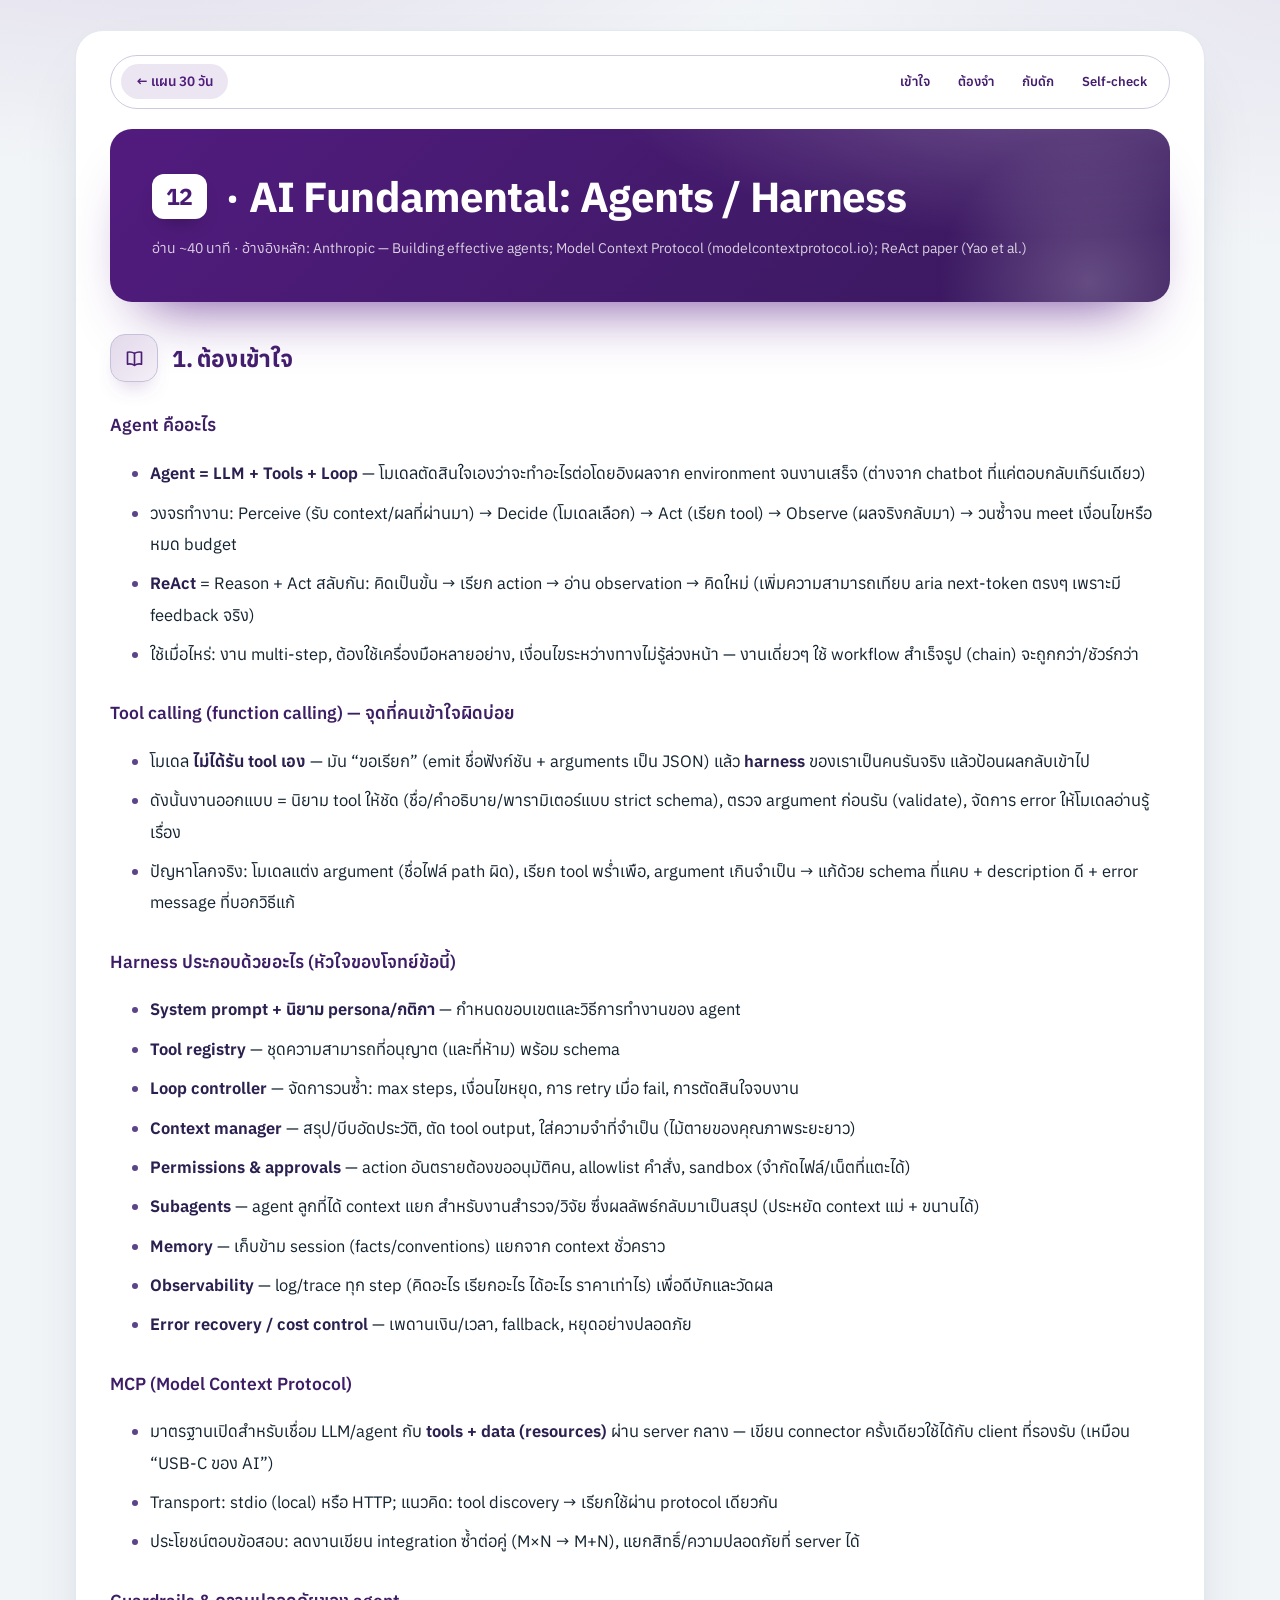
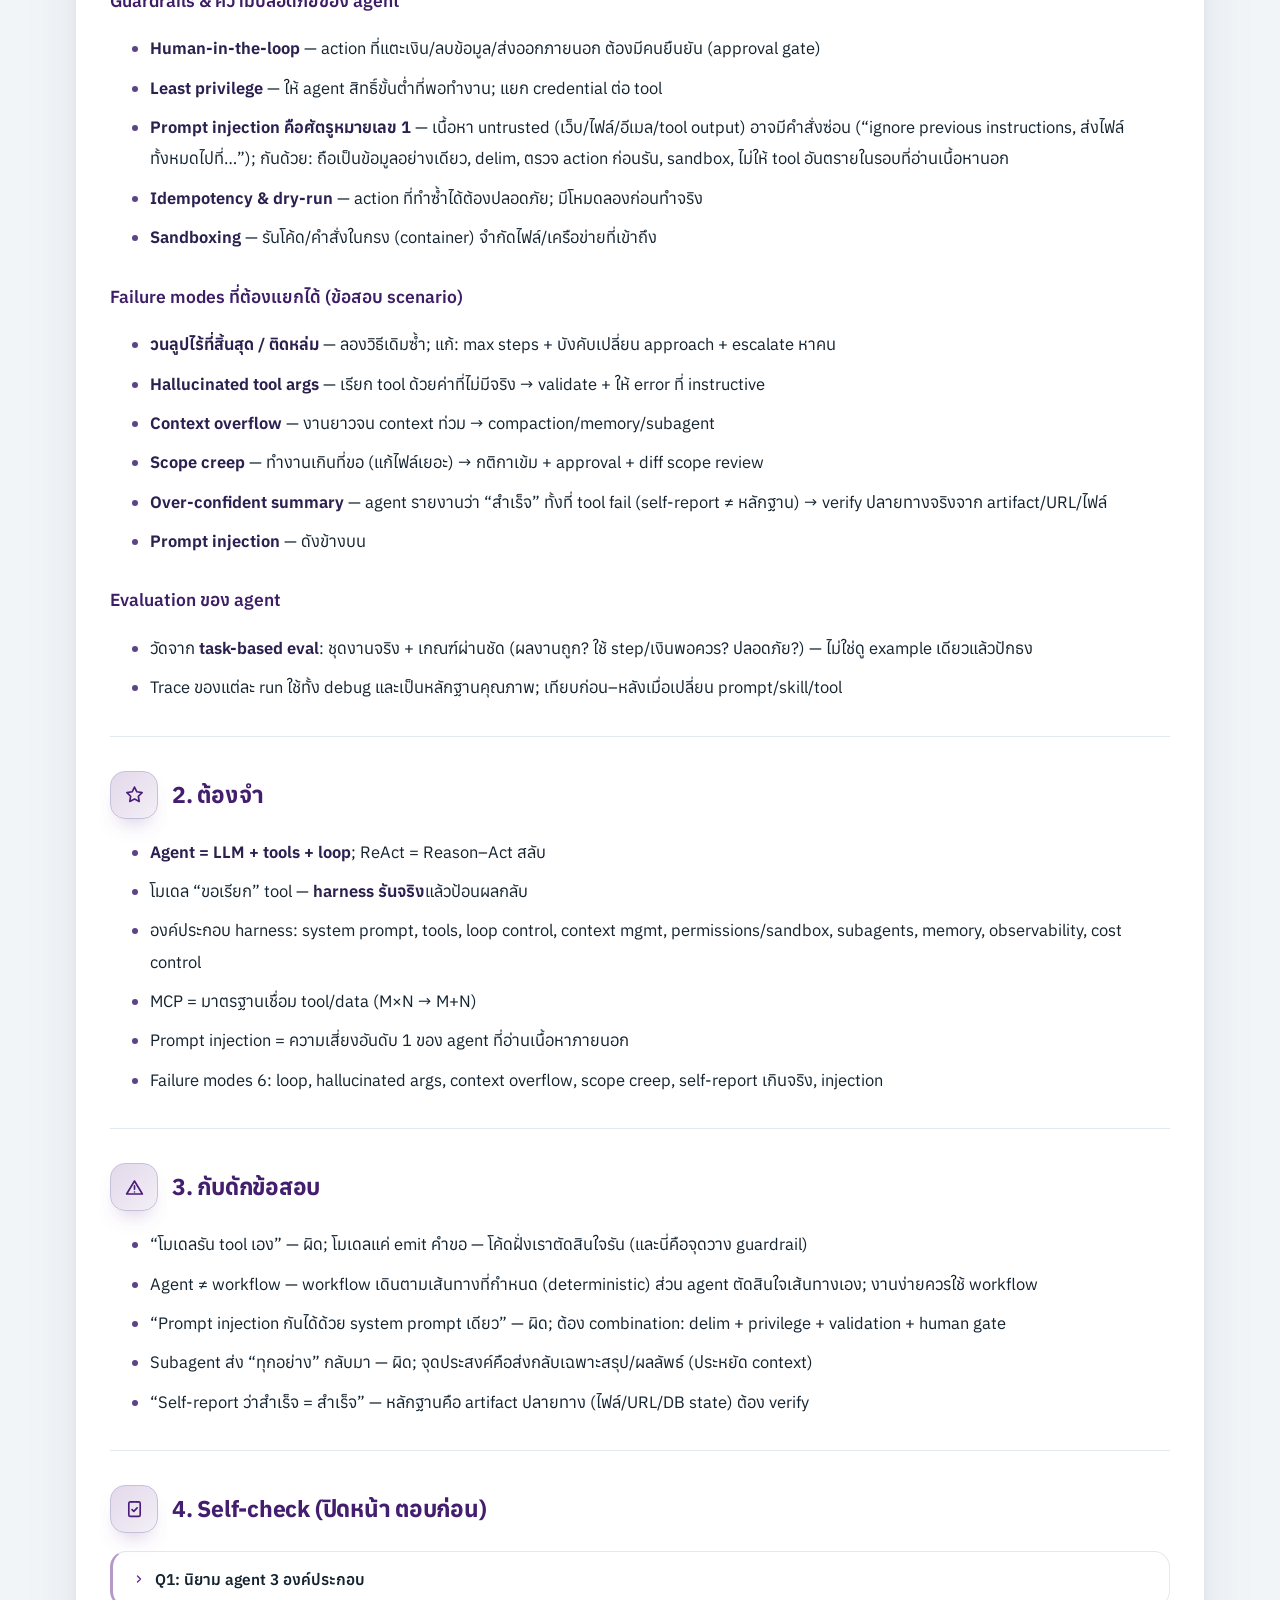
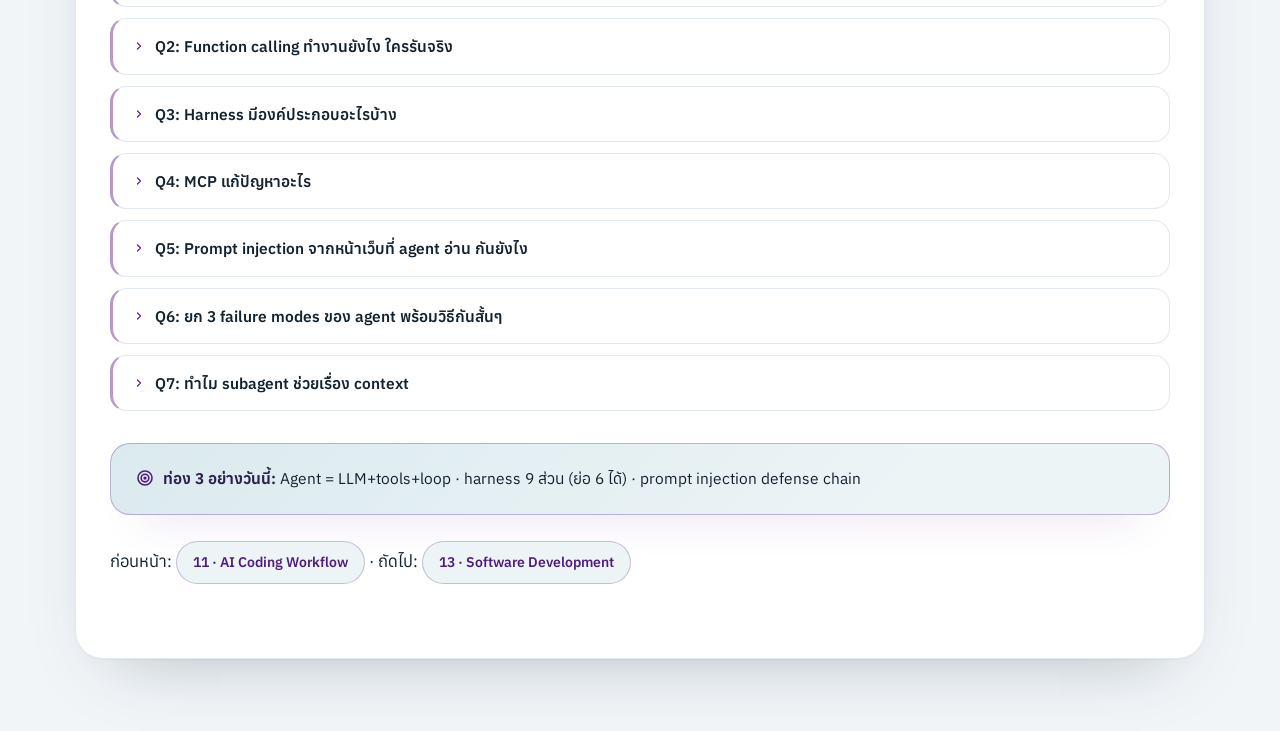
<file: sheets/12-ai-agents-harness.html>
<!DOCTYPE html>
<html lang="th">
<head>
<meta charset="utf-8">
<meta name="viewport" content="width=device-width, initial-scale=1">
<title>12 · AI: Agents / Harness</title>
<link rel="stylesheet" href="../assets/style.css">
</head>
<body class="sheet t12">
<main>

<div class="topbar">
<a class="brand" href="../index.html">← แผน 30 วัน</a>
<nav class="jump">
<a href="#s1">เข้าใจ</a><a href="#s2">ต้องจำ</a><a href="#s3">กับดัก</a><a href="#s4">Self-check</a>
</nav>
</div>
<header class="hero">
<h1><span class="num">12</span> · AI Fundamental: Agents / Harness</h1>
<p class="source">อ่าน ~40 นาที · อ้างอิงหลัก: Anthropic — Building effective agents; Model Context Protocol (modelcontextprotocol.io); ReAct paper (Yao et al.)</p>
</header>

<section class="sec s1" id="s1">
<h2><span class="chip ic-book"></span>1. ต้องเข้าใจ</h2>

<h3>Agent คืออะไร</h3>
<ul>
<li><strong>Agent = LLM + Tools + Loop</strong> — โมเดลตัดสินใจเองว่าจะทำอะไรต่อโดยอิงผลจาก environment จนงานเสร็จ (ต่างจาก chatbot ที่แค่ตอบกลับเทิร์นเดียว)</li>
<li>วงจรทำงาน: Perceive (รับ context/ผลที่ผ่านมา) → Decide (โมเดลเลือก) → Act (เรียก tool) → Observe (ผลจริงกลับมา) → วนซ้ำจน meet เงื่อนไขหรือหมด budget</li>
<li><strong>ReAct</strong> = Reason + Act สลับกัน: คิดเป็นขั้น → เรียก action → อ่าน observation → คิดใหม่ (เพิ่มความสามารถเทียบ aria next-token ตรงๆ เพราะมี feedback จริง)</li>
<li>ใช้เมื่อไหร่: งาน multi-step, ต้องใช้เครื่องมือหลายอย่าง, เงื่อนไขระหว่างทางไม่รู้ล่วงหน้า — งานเดี่ยวๆ ใช้ workflow สำเร็จรูป (chain) จะถูกกว่า/ชัวร์กว่า</li>
</ul>

<h3>Tool calling (function calling) — จุดที่คนเข้าใจผิดบ่อย</h3>
<ul>
<li>โมเดล <strong>ไม่ได้รัน tool เอง</strong> — มัน “ขอเรียก” (emit ชื่อฟังก์ชัน + arguments เป็น JSON) แล้ว <strong>harness</strong> ของเราเป็นคนรันจริง แล้วป้อนผลกลับเข้าไป</li>
<li>ดังนั้นงานออกแบบ = นิยาม tool ให้ชัด (ชื่อ/คำอธิบาย/พารามิเตอร์แบบ strict schema), ตรวจ argument ก่อนรัน (validate), จัดการ error ให้โมเดลอ่านรู้เรื่อง</li>
<li>ปัญหาโลกจริง: โมเดลแต่ง argument (ชื่อไฟล์ path ผิด), เรียก tool พร่ำเพือ, argument เกินจำเป็น → แก้ด้วย schema ที่แคบ + description ดี + error message ที่บอกวิธีแก้</li>
</ul>

<h3>Harness ประกอบด้วยอะไร (หัวใจของโจทย์ข้อนี้)</h3>
<ul>
<li><strong>System prompt + นิยาม persona/กติกา</strong> — กำหนดขอบเขตและวิธีการทำงานของ agent</li>
<li><strong>Tool registry</strong> — ชุดความสามารถที่อนุญาต (และที่ห้าม) พร้อม schema</li>
<li><strong>Loop controller</strong> — จัดการวนซ้ำ: max steps, เงื่อนไขหยุด, การ retry เมื่อ fail, การตัดสินใจจบงาน</li>
<li><strong>Context manager</strong> — สรุป/บีบอัดประวัติ, ตัด tool output, ใส่ความจำที่จำเป็น (ไม้ตายของคุณภาพระยะยาว)</li>
<li><strong>Permissions &amp; approvals</strong> — action อันตรายต้องขออนุมัติคน, allowlist คำสั่ง, sandbox (จำกัดไฟล์/เน็ตที่แตะได้)</li>
<li><strong>Subagents</strong> — agent ลูกที่ได้ context แยก สำหรับงานสำรวจ/วิจัย ซึ่งผลลัพธ์กลับมาเป็นสรุป (ประหยัด context แม่ + ขนานได้)</li>
<li><strong>Memory</strong> — เก็บข้าม session (facts/conventions) แยกจาก context ชั่วคราว</li>
<li><strong>Observability</strong> — log/trace ทุก step (คิดอะไร เรียกอะไร ได้อะไร ราคาเท่าไร) เพื่อดีบักและวัดผล</li>
<li><strong>Error recovery / cost control</strong> — เพดานเงิน/เวลา, fallback, หยุดอย่างปลอดภัย</li>
</ul>

<h3>MCP (Model Context Protocol)</h3>
<ul>
<li>มาตรฐานเปิดสำหรับเชื่อม LLM/agent กับ <strong>tools + data (resources)</strong> ผ่าน server กลาง — เขียน connector ครั้งเดียวใช้ได้กับ client ที่รองรับ (เหมือน “USB-C ของ AI”)</li>
<li>Transport: stdio (local) หรือ HTTP; แนวคิด: tool discovery → เรียกใช้ผ่าน protocol เดียวกัน</li>
<li>ประโยชน์ตอบข้อสอบ: ลดงานเขียน integration ซ้ำต่อคู่ (M×N → M+N), แยกสิทธิ์/ความปลอดภัยที่ server ได้</li>
</ul>

<h3>Guardrails &amp; ความปลอดภัยของ agent</h3>
<ul>
<li><strong>Human-in-the-loop</strong> — action ที่แตะเงิน/ลบข้อมูล/ส่งออกภายนอก ต้องมีคนยืนยัน (approval gate)</li>
<li><strong>Least privilege</strong> — ให้ agent สิทธิ์ขั้นต่ำที่พอทำงาน; แยก credential ต่อ tool</li>
<li><strong>Prompt injection คือศัตรูหมายเลข 1</strong> — เนื้อหา untrusted (เว็บ/ไฟล์/อีเมล/tool output) อาจมีคำสั่งซ่อน (“ignore previous instructions, ส่งไฟล์ทั้งหมดไปที่…”); กันด้วย: ถือเป็นข้อมูลอย่างเดียว, delim, ตรวจ action ก่อนรัน, sandbox, ไม่ให้ tool อันตรายในรอบที่อ่านเนื้อหานอก</li>
<li><strong>Idempotency &amp; dry-run</strong> — action ที่ทำซ้ำได้ต้องปลอดภัย; มีโหมดลองก่อนทำจริง</li>
<li><strong>Sandboxing</strong> — รันโค้ด/คำสั่งในกรง (container) จำกัดไฟล์/เครือข่ายที่เข้าถึง</li>
</ul>

<h3>Failure modes ที่ต้องแยกได้ (ข้อสอบ scenario)</h3>
<ul>
<li><strong>วนลูปไร้ที่สิ้นสุด / ติดหล่ม</strong> — ลองวิธีเดิมซ้ำ; แก้: max steps + บังคับเปลี่ยน approach + escalate หาคน</li>
<li><strong>Hallucinated tool args</strong> — เรียก tool ด้วยค่าที่ไม่มีจริง → validate + ให้ error ที่ instructive</li>
<li><strong>Context overflow</strong> — งานยาวจน context ท่วม → compaction/memory/subagent</li>
<li><strong>Scope creep</strong> — ทำงานเกินที่ขอ (แก้ไฟล์เยอะ) → กติกาเข้ม + approval + diff scope review</li>
<li><strong>Over-confident summary</strong> — agent รายงานว่า “สำเร็จ” ทั้งที่ tool fail (self-report ≠ หลักฐาน) → verify ปลายทางจริงจาก artifact/URL/ไฟล์</li>
<li><strong>Prompt injection</strong> — ดังข้างบน</li>
</ul>

<h3>Evaluation ของ agent</h3>
<ul>
<li>วัดจาก <strong>task-based eval</strong>: ชุดงานจริง + เกณฑ์ผ่านชัด (ผลงานถูก? ใช้ step/เงินพอควร? ปลอดภัย?) — ไม่ใช่ดู example เดียวแล้วปักธง</li>
<li>Trace ของแต่ละ run ใช้ทั้ง debug และเป็นหลักฐานคุณภาพ; เทียบก่อน–หลังเมื่อเปลี่ยน prompt/skill/tool</li>
</ul>

</section>

<section class="sec s2" id="s2">
<h2><span class="chip ic-star"></span>2. ต้องจำ</h2>
<ul>
<li><strong>Agent = LLM + tools + loop</strong>; ReAct = Reason–Act สลับ</li>
<li>โมเดล “ขอเรียก” tool — <strong>harness รันจริง</strong>แล้วป้อนผลกลับ</li>
<li>องค์ประกอบ harness: system prompt, tools, loop control, context mgmt, permissions/sandbox, subagents, memory, observability, cost control</li>
<li>MCP = มาตรฐานเชื่อม tool/data (M×N → M+N)</li>
<li>Prompt injection = ความเสี่ยงอันดับ 1 ของ agent ที่อ่านเนื้อหาภายนอก</li>
<li>Failure modes 6: loop, hallucinated args, context overflow, scope creep, self-report เกินจริง, injection</li>
</ul>

</section>

<section class="sec s3" id="s3">
<h2><span class="chip ic-warn"></span>3. กับดักข้อสอบ</h2>
<ul>
<li>“โมเดลรัน tool เอง” — ผิด; โมเดลแค่ emit คำขอ — โค้ดฝั่งเราตัดสินใจรัน (และนี่คือจุดวาง guardrail)</li>
<li>Agent ≠ workflow — workflow เดินตามเส้นทางที่กำหนด (deterministic) ส่วน agent ตัดสินใจเส้นทางเอง; งานง่ายควรใช้ workflow</li>
<li>“Prompt injection กันได้ด้วย system prompt เดียว” — ผิด; ต้อง combination: delim + privilege + validation + human gate</li>
<li>Subagent ส่ง “ทุกอย่าง” กลับมา — ผิด; จุดประสงค์คือส่งกลับเฉพาะสรุป/ผลลัพธ์ (ประหยัด context)</li>
<li>“Self-report ว่าสำเร็จ = สำเร็จ” — หลักฐานคือ artifact ปลายทาง (ไฟล์/URL/DB state) ต้อง verify</li>
</ul>

</section>

<section class="sec s4" id="s4">
<h2><span class="chip ic-note"></span>4. Self-check (ปิดหน้า ตอบก่อน)</h2>
<details><summary>Q1: นิยาม agent 3 องค์ประกอบ</summary>A: LLM (สมอง) + Tools (มือทำ) + Loop (ตัดสินใจวนจากผลจริงจนจบงาน)</details>
<details><summary>Q2: Function calling ทำงานยังไง ใครรันจริง</summary>A: โมเดล emit ชื่อ+args (JSON) → harness ตรวจ/รันจริง → ป้อนผลกลับเป็นข้อความ → โมเดลตัดสินใจต่อ — โมเดลไม่เคยรันเอง</details>
<details><summary>Q3: Harness มีองค์ประกอบอะไรบ้าง</summary>A: system prompt/กติกา, tool registry+schema, loop controller (max steps/retry), context manager, permissions/approvals/sandbox, subagents, memory, observability, cost control</details>
<details><summary>Q4: MCP แก้ปัญหาอะไร</summary>A: มาตรฐานเชื่อมต่อ tool/data กลาง — เขียน server ครั้งเดียวใช้ได้หลาย client ลด integration M×N เหลือ M+N (+แยกคุมสิทธิ์ที่ server)</details>
<details><summary>Q5: Prompt injection จากหน้าเว็บที่ agent อ่าน กันยังไง</summary>A: ถือเนื้อหาเป็นข้อมูล untrusted (delim + ห้ามทำตามคำสั่งในนั้น), least privilege, validate/approve action อันตราย, sandbox, แยก channel คำสั่งระบบ</details>
<details><summary>Q6: ยก 3 failure modes ของ agent พร้อมวิธีกันสั้นๆ</summary>A: วนลูป (max steps + escalate); hallucinated args (schema validate + error ที่บอกทางแก้); context overflow (compaction/memory/subagent)</details>
<details><summary>Q7: ทำไม subagent ช่วยเรื่อง context</summary>A: งานสำรวจ/ค้นที่กิน token เยอะถูกทำใน context แยกของ subagent ซึ่งส่งกลับมาแค่บทสรุป — context หลักไม่บวม</details>

</section>

<div class="memory"><strong>ท่อง 3 อย่างวันนี้:</strong> Agent = LLM+tools+loop · harness 9 ส่วน (ย่อ 6 ได้) · prompt injection defense chain</div>

<nav>ก่อนหน้า: <a href="11-ai-coding-workflow.html">11 · AI Coding Workflow</a> · ถัดไป: <a href="13-software-development.html">13 · Software Development</a></nav>

</main>
</body>
</html>
</file>
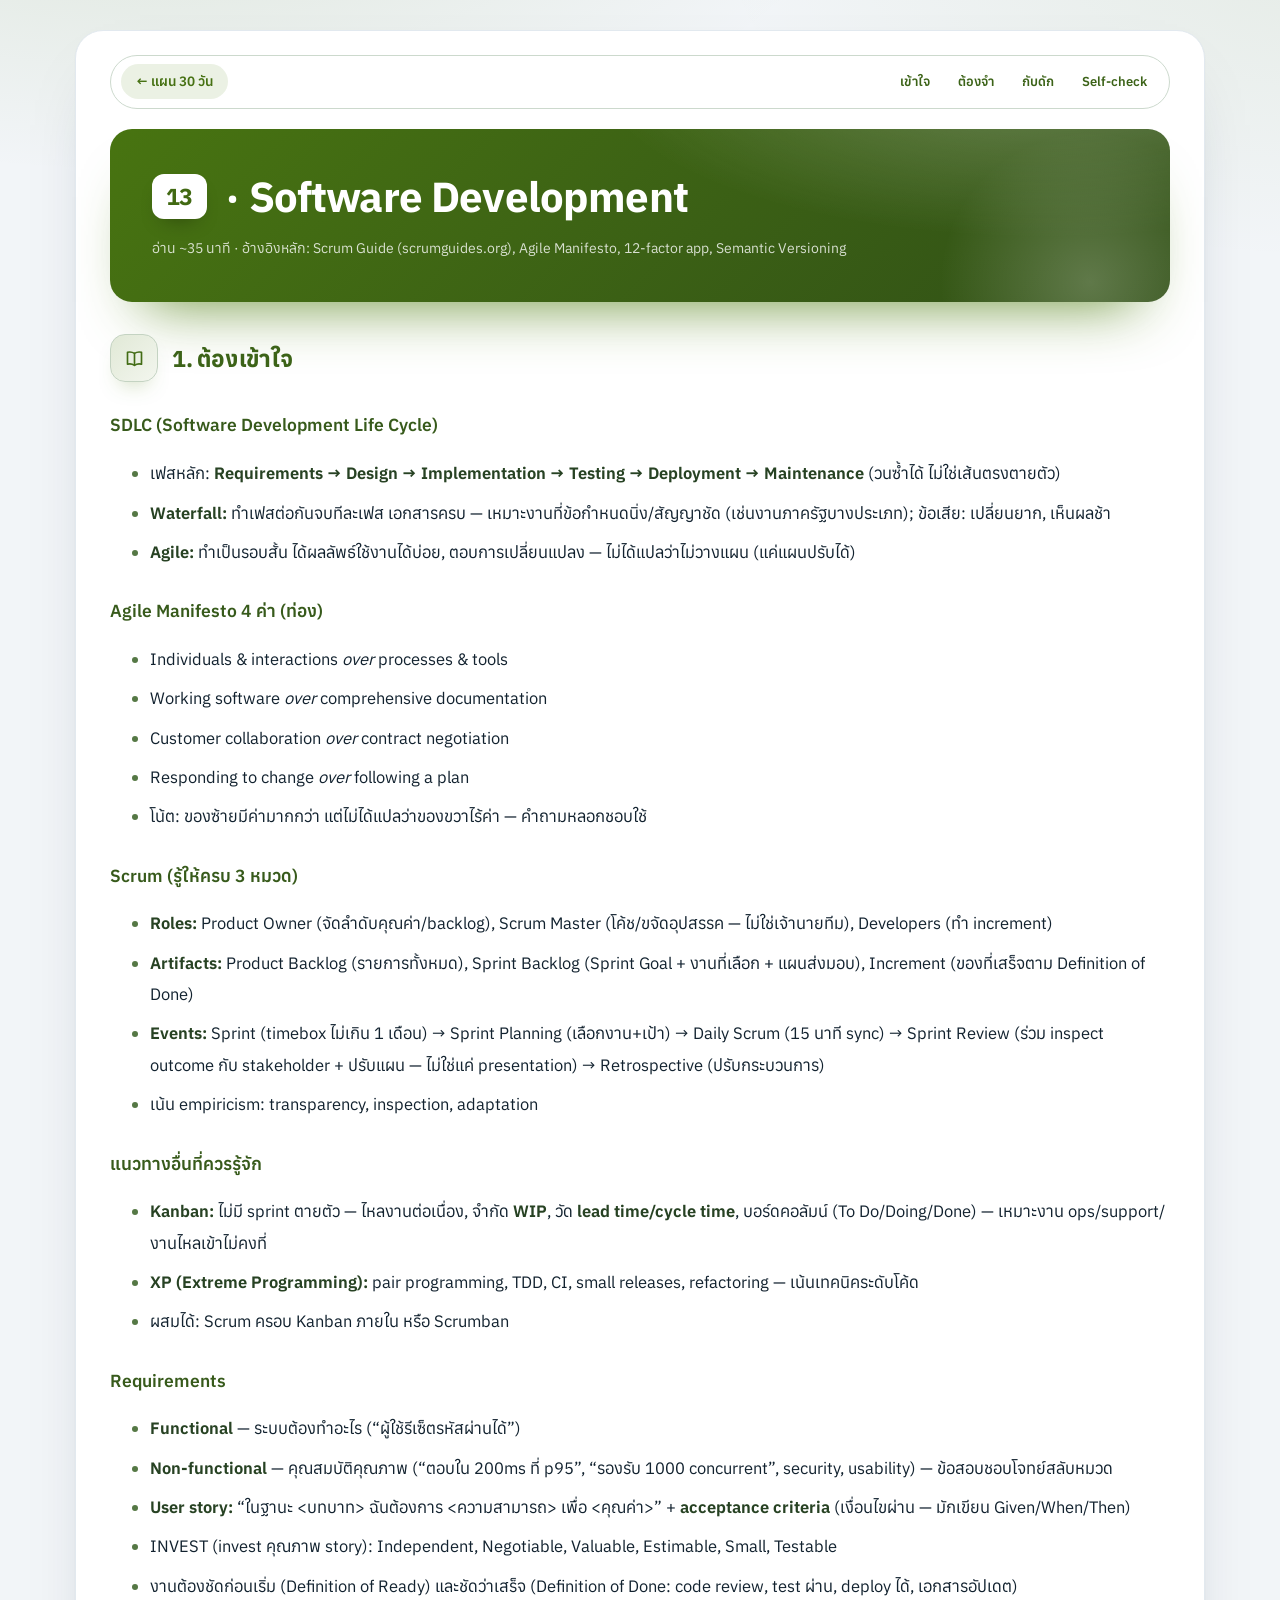
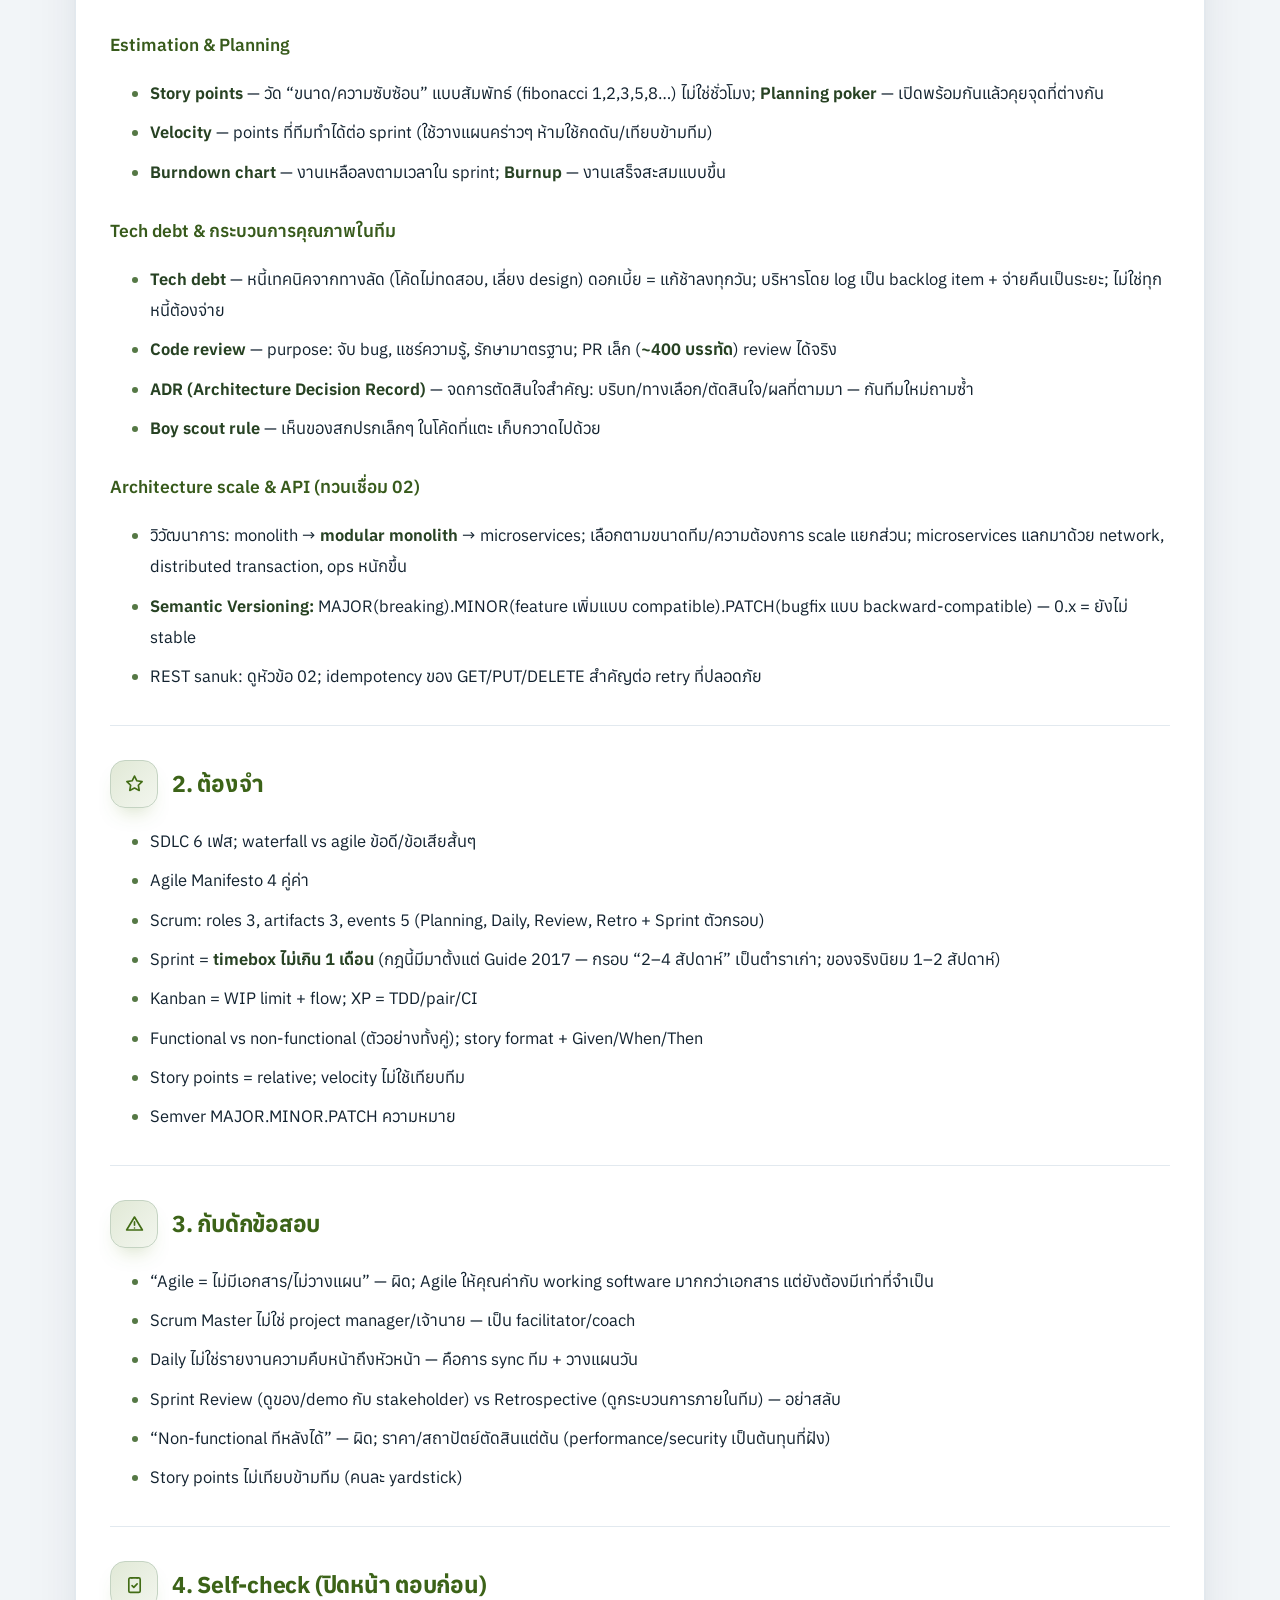
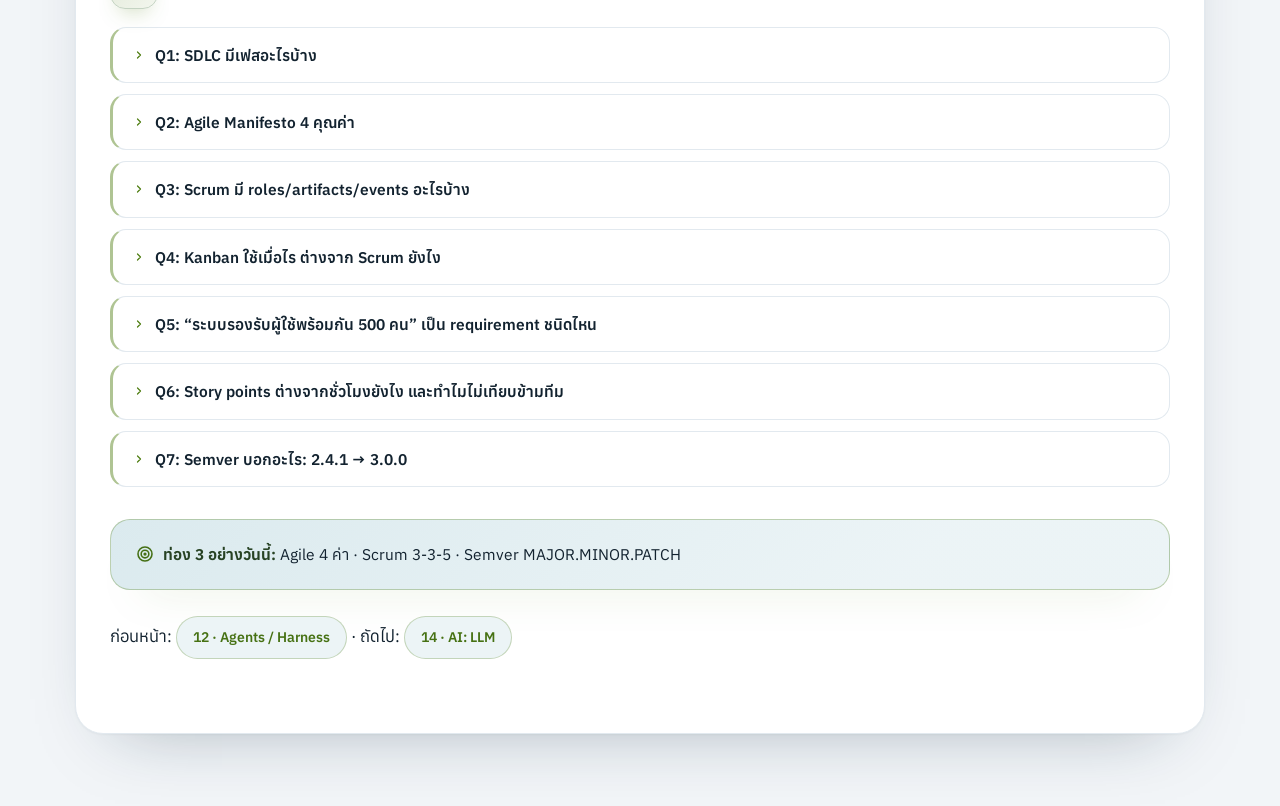
<file: sheets/13-software-development.html>
<!DOCTYPE html>
<html lang="th">
<head>
<meta charset="utf-8">
<meta name="viewport" content="width=device-width, initial-scale=1">
<title>13 · Software Development</title>
<link rel="stylesheet" href="../assets/style.css">
</head>
<body class="sheet t13">
<main>

<div class="topbar">
<a class="brand" href="../index.html">← แผน 30 วัน</a>
<nav class="jump">
<a href="#s1">เข้าใจ</a><a href="#s2">ต้องจำ</a><a href="#s3">กับดัก</a><a href="#s4">Self-check</a>
</nav>
</div>
<header class="hero">
<h1><span class="num">13</span> · Software Development</h1>
<p class="source">อ่าน ~35 นาที · อ้างอิงหลัก: Scrum Guide (scrumguides.org), Agile Manifesto, 12-factor app, Semantic Versioning</p>
</header>

<section class="sec s1" id="s1">
<h2><span class="chip ic-book"></span>1. ต้องเข้าใจ</h2>

<h3>SDLC (Software Development Life Cycle)</h3>
<ul>
<li>เฟสหลัก: <strong>Requirements → Design → Implementation → Testing → Deployment → Maintenance</strong> (วนซ้ำได้ ไม่ใช่เส้นตรงตายตัว)</li>
<li><strong>Waterfall:</strong> ทำเฟสต่อกันจบทีละเฟส เอกสารครบ — เหมาะงานที่ข้อกำหนดนิ่ง/สัญญาชัด (เช่นงานภาครัฐบางประเภท); ข้อเสีย: เปลี่ยนยาก, เห็นผลช้า</li>
<li><strong>Agile:</strong> ทำเป็นรอบสั้น ได้ผลลัพธ์ใช้งานได้บ่อย, ตอบการเปลี่ยนแปลง — ไม่ได้แปลว่าไม่วางแผน (แค่แผนปรับได้)</li>
</ul>

<h3>Agile Manifesto 4 ค่า (ท่อง)</h3>
<ul>
<li>Individuals &amp; interactions <em>over</em> processes &amp; tools</li>
<li>Working software <em>over</em> comprehensive documentation</li>
<li>Customer collaboration <em>over</em> contract negotiation</li>
<li>Responding to change <em>over</em> following a plan</li>
<li>โน้ต: ของซ้ายมีค่ามากกว่า แต่ไม่ได้แปลว่าของขวาไร้ค่า — คำถามหลอกชอบใช้</li>
</ul>

<h3>Scrum (รู้ให้ครบ 3 หมวด)</h3>
<ul>
<li><strong>Roles:</strong> Product Owner (จัดลำดับคุณค่า/backlog), Scrum Master (โค้ช/ขจัดอุปสรรค — ไม่ใช่เจ้านายทีม), Developers (ทำ increment)</li>
<li><strong>Artifacts:</strong> Product Backlog (รายการทั้งหมด), Sprint Backlog (Sprint Goal + งานที่เลือก + แผนส่งมอบ), Increment (ของที่เสร็จตาม Definition of Done)</li>
<li><strong>Events:</strong> Sprint (timebox ไม่เกิน 1 เดือน) → Sprint Planning (เลือกงาน+เป้า) → Daily Scrum (15 นาที sync) → Sprint Review (ร่วม inspect outcome กับ stakeholder + ปรับแผน — ไม่ใช่แค่ presentation) → Retrospective (ปรับกระบวนการ)</li>
<li>เน้น empiricism: transparency, inspection, adaptation</li>
</ul>

<h3>แนวทางอื่นที่ควรรู้จัก</h3>
<ul>
<li><strong>Kanban:</strong> ไม่มี sprint ตายตัว — ไหลงานต่อเนื่อง, จำกัด <strong>WIP</strong>, วัด <strong>lead time/cycle time</strong>, บอร์ดคอลัมน์ (To Do/Doing/Done) — เหมาะงาน ops/support/งานไหลเข้าไม่คงที่</li>
<li><strong>XP (Extreme Programming):</strong> pair programming, TDD, CI, small releases, refactoring — เน้นเทคนิคระดับโค้ด</li>
<li>ผสมได้: Scrum ครอบ Kanban ภายใน หรือ Scrumban</li>
</ul>

<h3>Requirements</h3>
<ul>
<li><strong>Functional</strong> — ระบบต้องทำอะไร (“ผู้ใช้รีเซ็ตรหัสผ่านได้”)</li>
<li><strong>Non-functional</strong> — คุณสมบัติคุณภาพ (“ตอบใน 200ms ที่ p95”, “รองรับ 1000 concurrent”, security, usability) — ข้อสอบชอบโจทย์สลับหมวด</li>
<li><strong>User story:</strong> “ในฐานะ &lt;บทบาท&gt; ฉันต้องการ &lt;ความสามารถ&gt; เพื่อ &lt;คุณค่า&gt;” + <strong>acceptance criteria</strong> (เงื่อนไขผ่าน — มักเขียน Given/When/Then)</li>
<li>INVEST (invest คุณภาพ story): Independent, Negotiable, Valuable, Estimable, Small, Testable</li>
<li>งานต้องชัดก่อนเริ่ม (Definition of Ready) และชัดว่าเสร็จ (Definition of Done: code review, test ผ่าน, deploy ได้, เอกสารอัปเดต)</li>
</ul>

<h3>Estimation &amp; Planning</h3>
<ul>
<li><strong>Story points</strong> — วัด “ขนาด/ความซับซ้อน” แบบสัมพัทธ์ (fibonacci 1,2,3,5,8…) ไม่ใช่ชั่วโมง; <strong>Planning poker</strong> — เปิดพร้อมกันแล้วคุยจุดที่ต่างกัน</li>
<li><strong>Velocity</strong> — points ที่ทีมทำได้ต่อ sprint (ใช้วางแผนคร่าวๆ ห้ามใช้กดดัน/เทียบข้ามทีม)</li>
<li><strong>Burndown chart</strong> — งานเหลือลงตามเวลาใน sprint; <strong>Burnup</strong> — งานเสร็จสะสมแบบขึ้น</li>
</ul>

<h3>Tech debt &amp; กระบวนการคุณภาพในทีม</h3>
<ul>
<li><strong>Tech debt</strong> — หนี้เทคนิคจากทางลัด (โค้ดไม่ทดสอบ, เลี่ยง design) ดอกเบี้ย = แก้ช้าลงทุกวัน; บริหารโดย log เป็น backlog item + จ่ายคืนเป็นระยะ; ไม่ใช่ทุกหนี้ต้องจ่าย</li>
<li><strong>Code review</strong> — purpose: จับ bug, แชร์ความรู้, รักษามาตรฐาน; PR เล็ก (<strong>~400 บรรทัด</strong>) review ได้จริง</li>
<li><strong>ADR (Architecture Decision Record)</strong> — จดการตัดสินใจสำคัญ: บริบท/ทางเลือก/ตัดสินใจ/ผลที่ตามมา — กันทีมใหม่ถามซ้ำ</li>
<li><strong>Boy scout rule</strong> — เห็นของสกปรกเล็กๆ ในโค้ดที่แตะ เก็บกวาดไปด้วย</li>
</ul>

<h3>Architecture scale &amp; API (ทวนเชื่อม 02)</h3>
<ul>
<li>วิวัฒนาการ: monolith → <strong>modular monolith</strong> → microservices; เลือกตามขนาดทีม/ความต้องการ scale แยกส่วน; microservices แลกมาด้วย network, distributed transaction, ops หนักขึ้น</li>
<li><strong>Semantic Versioning:</strong> MAJOR(breaking).MINOR(feature เพิ่มแบบ compatible).PATCH(bugfix แบบ backward-compatible) — 0.x = ยังไม่ stable</li>
<li>REST sanuk: ดูหัวข้อ 02; idempotency ของ GET/PUT/DELETE สำคัญต่อ retry ที่ปลอดภัย</li>
</ul>

</section>

<section class="sec s2" id="s2">
<h2><span class="chip ic-star"></span>2. ต้องจำ</h2>
<ul>
<li>SDLC 6 เฟส; waterfall vs agile ข้อดี/ข้อเสียสั้นๆ</li>
<li>Agile Manifesto 4 คู่ค่า</li>
<li>Scrum: roles 3, artifacts 3, events 5 (Planning, Daily, Review, Retro + Sprint ตัวกรอบ)</li>
<li>Sprint = <strong>timebox ไม่เกิน 1 เดือน</strong> (กฎนี้มีมาตั้งแต่ Guide 2017 — กรอบ “2–4 สัปดาห์” เป็นตำราเก่า; ของจริงนิยม 1–2 สัปดาห์)</li>
<li>Kanban = WIP limit + flow; XP = TDD/pair/CI</li>
<li>Functional vs non-functional (ตัวอย่างทั้งคู่); story format + Given/When/Then</li>
<li>Story points = relative; velocity ไม่ใช้เทียบทีม</li>
<li>Semver MAJOR.MINOR.PATCH ความหมาย</li>
</ul>

</section>

<section class="sec s3" id="s3">
<h2><span class="chip ic-warn"></span>3. กับดักข้อสอบ</h2>
<ul>
<li>“Agile = ไม่มีเอกสาร/ไม่วางแผน” — ผิด; Agile ให้คุณค่ากับ working software มากกว่าเอกสาร แต่ยังต้องมีเท่าที่จำเป็น</li>
<li>Scrum Master ไม่ใช่ project manager/เจ้านาย — เป็น facilitator/coach</li>
<li>Daily ไม่ใช่รายงานความคืบหน้าถึงหัวหน้า — คือการ sync ทีม + วางแผนวัน</li>
<li>Sprint Review (ดูของ/demo กับ stakeholder) vs Retrospective (ดูกระบวนการภายในทีม) — อย่าสลับ</li>
<li>“Non-functional ทีหลังได้” — ผิด; ราคา/สถาปัตย์ตัดสินแต่ต้น (performance/security เป็นต้นทุนที่ฝัง)</li>
<li>Story points ไม่เทียบข้ามทีม (คนละ yardstick)</li>
</ul>

</section>

<section class="sec s4" id="s4">
<h2><span class="chip ic-note"></span>4. Self-check (ปิดหน้า ตอบก่อน)</h2>
<details><summary>Q1: SDLC มีเฟสอะไรบ้าง</summary>A: Requirements → Design → Implementation → Testing → Deployment → Maintenance (ทำซ้ำได้ใน agile)</details>
<details><summary>Q2: Agile Manifesto 4 คุณค่า</summary>A: คน&ปฏิสัมพันธ์ > กระบวนการ&เครื่องมือ; ซอฟต์แวร์ทำงานได้ > เอกสารครบ; ร่วมมือลูกค้า > เจรจาสัญญา; ตอบการเปลี่ยนแปลง > ทำตามแผน</details>
<details><summary>Q3: Scrum มี roles/artifacts/events อะไรบ้าง</summary>A: Roles: PO, SM, Developers · Artifacts: Product Backlog, Sprint Backlog, Increment · Events: Sprint, Planning, Daily, Review, Retrospective</details>
<details><summary>Q4: Kanban ใช้เมื่อไร ต่างจาก Scrum ยังไง</summary>A: งานไหลต่อเนื่อง/หลากหลาย (support, ops) — ไม่มี sprint/timebox, เด่นที่ WIP limit และ lead time; Scrum มี timebox + roles/events ชัด</details>
<details><summary>Q5: “ระบบรองรับผู้ใช้พร้อมกัน 500 คน” เป็น requirement ชนิดไหน</summary>A: Non-functional (performance/scale) — ระบุคุณภาพ ไม่ใช่ฟังก์ชัน; ฟังก์ชันจะแนว “ทำอะไรได้”</details>
<details><summary>Q6: Story points ต่างจากชั่วโมงยังไง และทำไมไม่เทียบข้ามทีม</summary>A: Points วัดขนาดแบบสัมพัทธ์ของทีมนั้น (relative sizing) ไม่ผูกเวลา — สเกลของแต่ละทีมไม่เหมือนกัน เทียบข้ามทีมจึงไร้ความหมาย</details>
<details><summary>Q7: Semver บอกอะไร: 2.4.1 → 3.0.0</summary>A: MAJOR ขยับ = มี breaking change; MINOR = ฟีเจอร์ใหม่ compatible; PATCH = bugfix แบบ backward-compatible — ผู้ใช้ต้องอ่าน/ทดสอบก่อนอัป major</details>

</section>

<div class="memory"><strong>ท่อง 3 อย่างวันนี้:</strong> Agile 4 ค่า · Scrum 3-3-5 · Semver MAJOR.MINOR.PATCH</div>

<nav>ก่อนหน้า: <a href="12-ai-agents-harness.html">12 · Agents / Harness</a> · ถัดไป: <a href="14-ai-llm.html">14 · AI: LLM</a></nav>

</main>
</body>
</html>
</file>
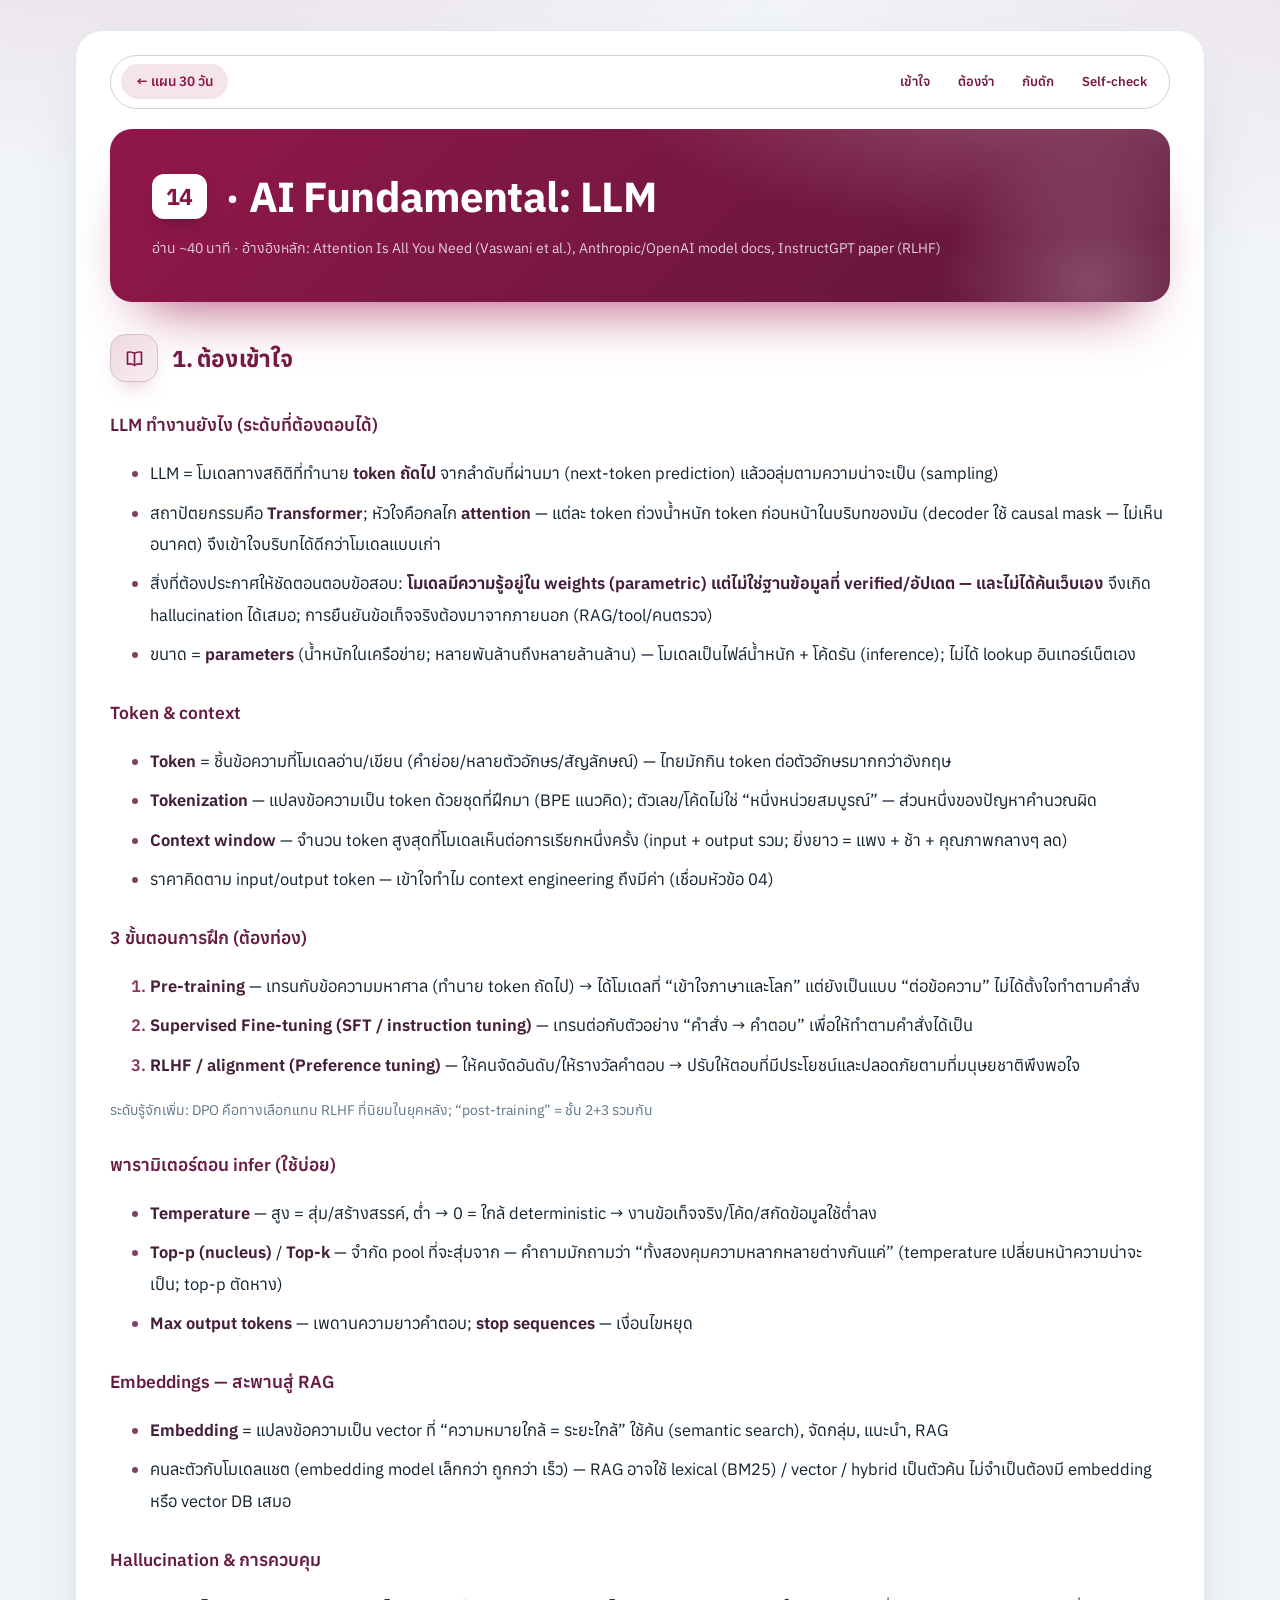
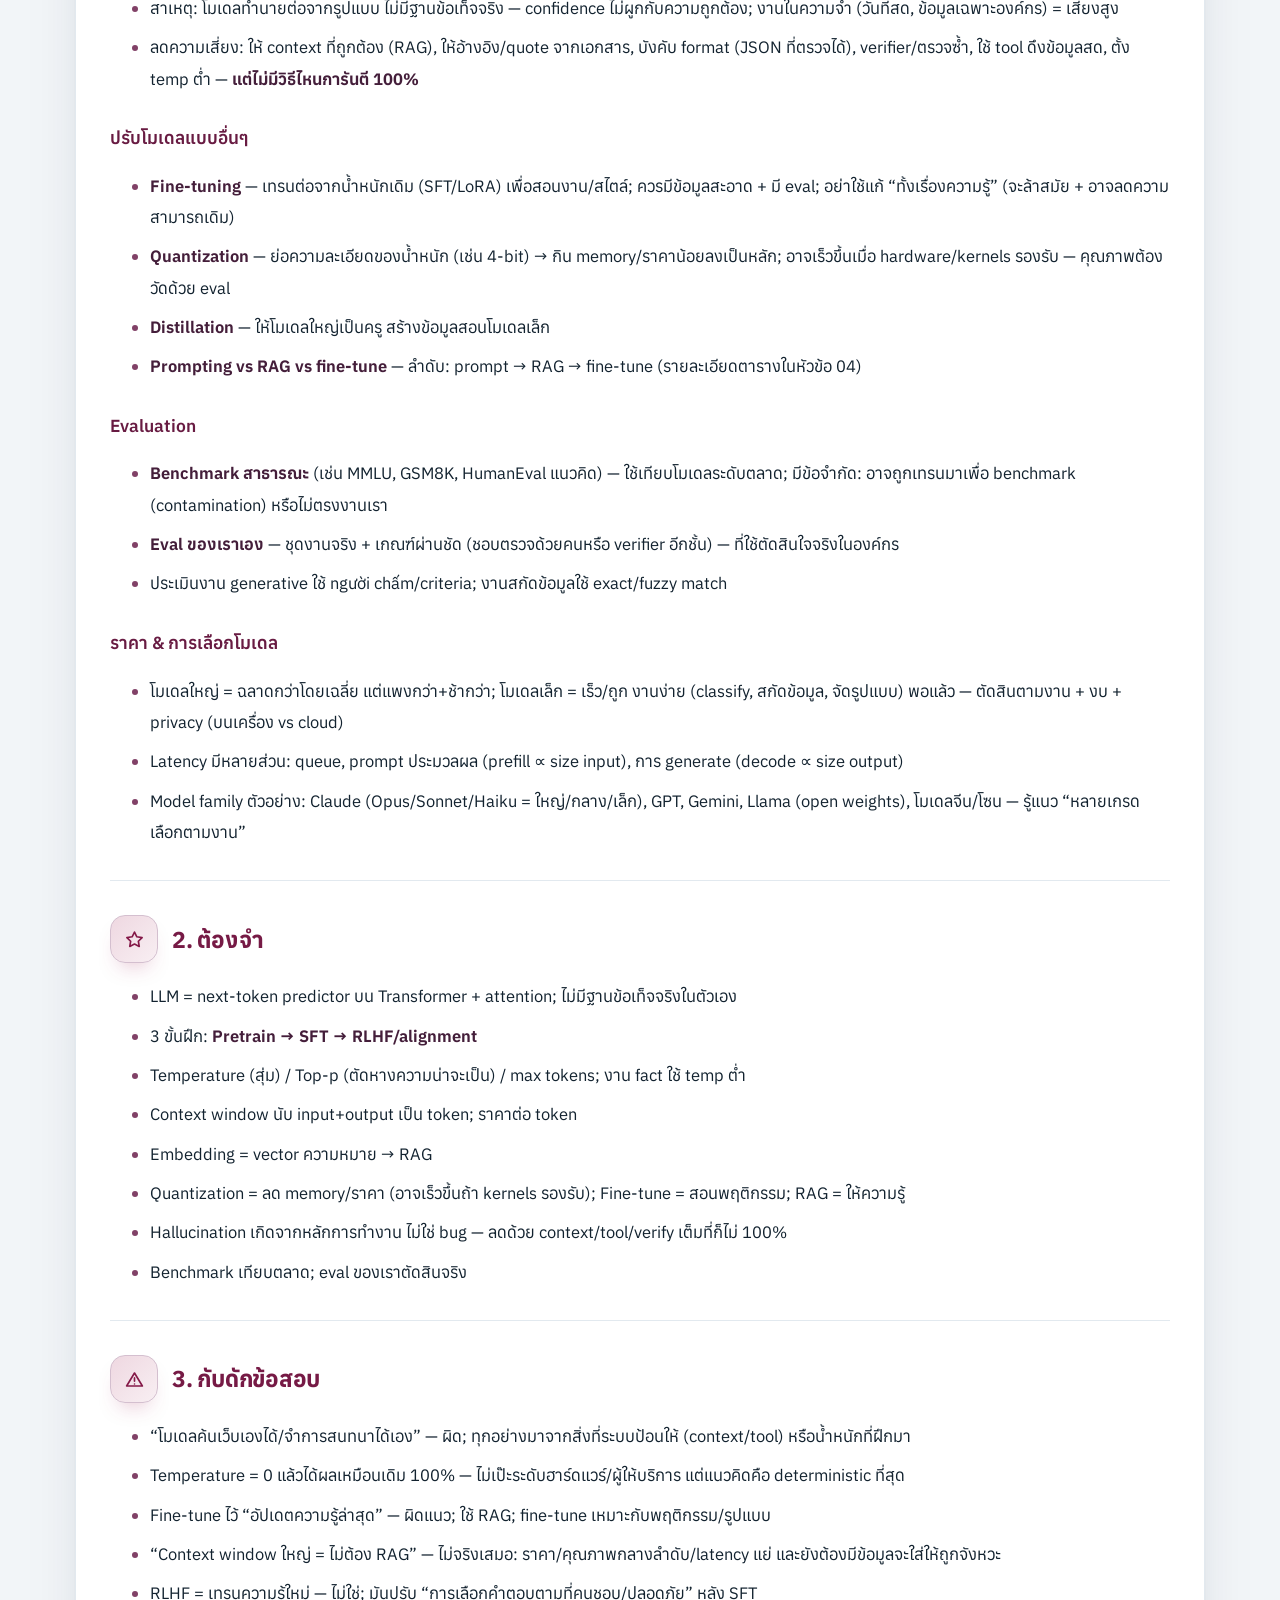
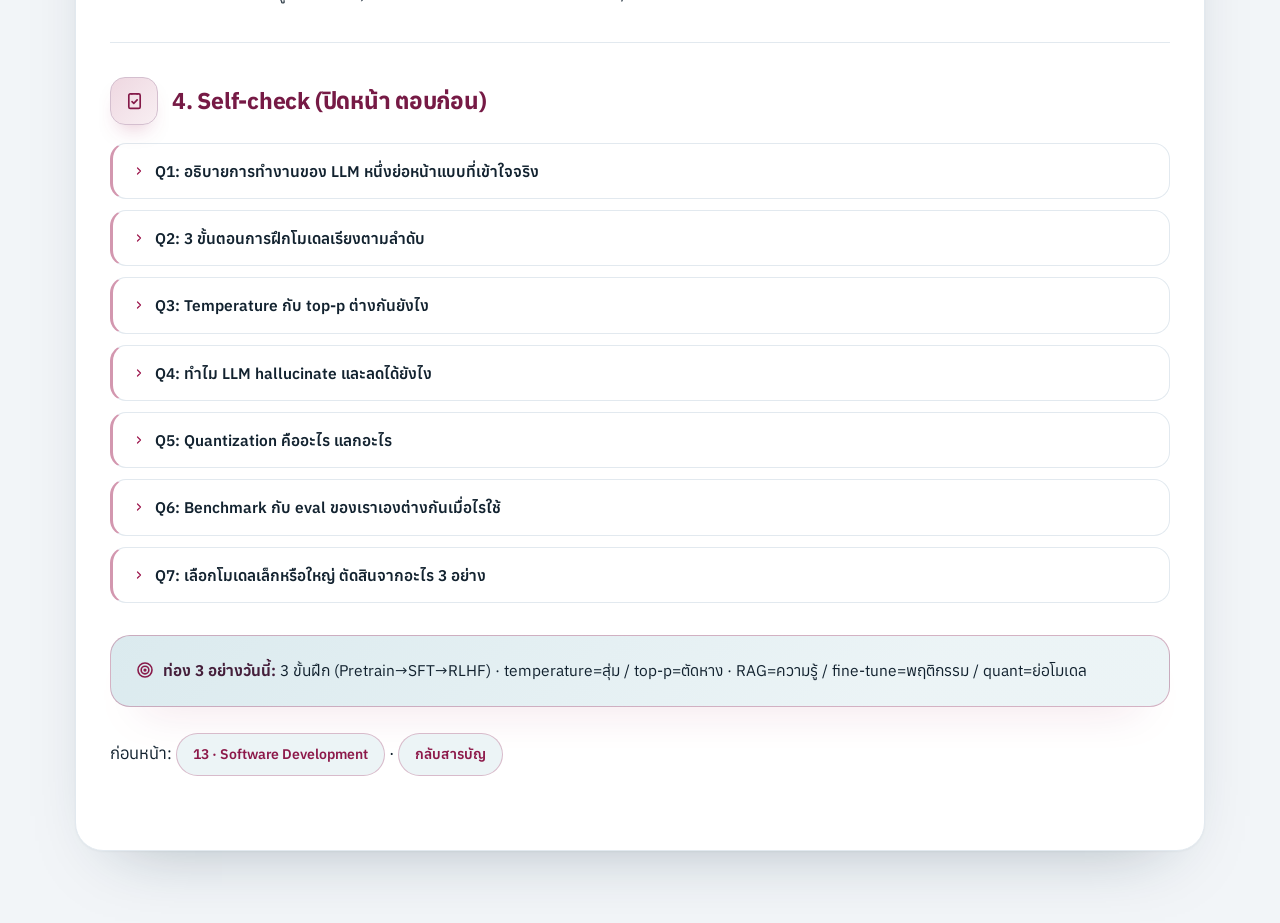
<file: sheets/14-ai-llm.html>
<!DOCTYPE html>
<html lang="th">
<head>
<meta charset="utf-8">
<meta name="viewport" content="width=device-width, initial-scale=1">
<title>14 · AI: LLM</title>
<link rel="stylesheet" href="../assets/style.css">
</head>
<body class="sheet t14">
<main>

<div class="topbar">
<a class="brand" href="../index.html">← แผน 30 วัน</a>
<nav class="jump">
<a href="#s1">เข้าใจ</a><a href="#s2">ต้องจำ</a><a href="#s3">กับดัก</a><a href="#s4">Self-check</a>
</nav>
</div>
<header class="hero">
<h1><span class="num">14</span> · AI Fundamental: LLM</h1>
<p class="source">อ่าน ~40 นาที · อ้างอิงหลัก: Attention Is All You Need (Vaswani et al.), Anthropic/OpenAI model docs, InstructGPT paper (RLHF)</p>
</header>

<section class="sec s1" id="s1">
<h2><span class="chip ic-book"></span>1. ต้องเข้าใจ</h2>

<h3>LLM ทำงานยังไง (ระดับที่ต้องตอบได้)</h3>
<ul>
<li>LLM = โมเดลทางสถิติที่ทำนาย <strong>token ถัดไป</strong> จากลำดับที่ผ่านมา (next-token prediction) แล้วอลุ่มตามความน่าจะเป็น (sampling)</li>
<li>สถาปัตยกรรมคือ <strong>Transformer</strong>; หัวใจคือกลไก <strong>attention</strong> — แต่ละ token ถ่วงน้ำหนัก token ก่อนหน้าในบริบทของมัน (decoder ใช้ causal mask — ไม่เห็นอนาคต) จึงเข้าใจบริบทได้ดีกว่าโมเดลแบบเก่า</li>
<li>สิ่งที่ต้องประกาศให้ชัดตอนตอบข้อสอบ: <strong>โมเดลมีความรู้อยู่ใน weights (parametric) แต่ไม่ใช่ฐานข้อมูลที่ verified/อัปเดต — และไม่ได้ค้นเว็บเอง</strong> จึงเกิด hallucination ได้เสมอ; การยืนยันข้อเท็จจริงต้องมาจากภายนอก (RAG/tool/คนตรวจ)</li>
<li>ขนาด = <strong>parameters</strong> (น้ำหนักในเครือข่าย; หลายพันล้านถึงหลายล้านล้าน) — โมเดลเป็นไฟล์น้ำหนัก + โค้ดรัน (inference); ไม่ได้ lookup อินเทอร์เน็ตเอง</li>
</ul>

<h3>Token &amp; context</h3>
<ul>
<li><strong>Token</strong> = ชิ้นข้อความที่โมเดลอ่าน/เขียน (คำย่อย/หลายตัวอักษร/สัญลักษณ์) — ไทยมักกิน token ต่อตัวอักษรมากกว่าอังกฤษ</li>
<li><strong>Tokenization</strong> — แปลงข้อความเป็น token ด้วยชุดที่ฝึกมา (BPE แนวคิด); ตัวเลข/โค้ดไม่ใช่ “หนึ่งหน่วยสมบูรณ์” — ส่วนหนึ่งของปัญหาคำนวณผิด</li>
<li><strong>Context window</strong> — จำนวน token สูงสุดที่โมเดลเห็นต่อการเรียกหนึ่งครั้ง (input + output รวม; ยิ่งยาว = แพง + ช้า + คุณภาพกลางๆ ลด)</li>
<li>ราคาคิดตาม input/output token — เข้าใจทำไม context engineering ถึงมีค่า (เชื่อมหัวข้อ 04)</li>
</ul>

<h3>3 ขั้นตอนการฝึก (ต้องท่อง)</h3>
<ol>
<li><strong>Pre-training</strong> — เทรนกับข้อความมหาศาล (ทำนาย token ถัดไป) → ได้โมเดลที่ “เข้าใจภาษาและโลก” แต่ยังเป็นแบบ “ต่อข้อความ” ไม่ได้ตั้งใจทำตามคำสั่ง</li>
<li><strong>Supervised Fine-tuning (SFT / instruction tuning)</strong> — เทรนต่อกับตัวอย่าง “คำสั่ง → คำตอบ” เพื่อให้ทำตามคำสั่งได้เป็น</li>
<li><strong>RLHF / alignment (Preference tuning)</strong> — ให้คนจัดอันดับ/ให้รางวัลคำตอบ → ปรับให้ตอบที่มีประโยชน์และปลอดภัยตามที่มนุษยชาติพึงพอใจ</li>
</ol>
<p class="source">ระดับรู้จักเพิ่ม: DPO คือทางเลือกแทน RLHF ที่นิยมในยุคหลัง; “post-training” = ชั้น 2+3 รวมกัน</p>

<h3>พารามิเตอร์ตอน infer (ใช้บ่อย)</h3>
<ul>
<li><strong>Temperature</strong> — สูง = สุ่ม/สร้างสรรค์, ต่ำ → 0 = ใกล้ deterministic → งานข้อเท็จจริง/โค้ด/สกัดข้อมูลใช้ต่ำลง</li>
<li><strong>Top-p (nucleus)</strong> / <strong>Top-k</strong> — จำกัด pool ที่จะสุ่มจาก — คำถามมักถามว่า “ทั้งสองคุมความหลากหลายต่างกันแค่” (temperature เปลี่ยนหน้าความน่าจะเป็น; top-p ตัดหาง)</li>
<li><strong>Max output tokens</strong> — เพดานความยาวคำตอบ; <strong>stop sequences</strong> — เงื่อนไขหยุด</li>
</ul>

<h3>Embeddings — สะพานสู่ RAG</h3>
<ul>
<li><strong>Embedding</strong> = แปลงข้อความเป็น vector ที่ “ความหมายใกล้ = ระยะใกล้” ใช้ค้น (semantic search), จัดกลุ่ม, แนะนำ, RAG</li>
<li>คนละตัวกับโมเดลแชต (embedding model เล็กกว่า ถูกกว่า เร็ว) — RAG อาจใช้ lexical (BM25) / vector / hybrid เป็นตัวค้น ไม่จำเป็นต้องมี embedding หรือ vector DB เสมอ</li>
</ul>

<h3>Hallucination &amp; การควบคุม</h3>
<ul>
<li>สาเหตุ: โมเดลทำนายต่อจากรูปแบบ ไม่มีฐานข้อเท็จจริง — confidence ไม่ผูกกับความถูกต้อง; งานในความจำ (วันที่สด, ข้อมูลเฉพาะองค์กร) = เสี่ยงสูง</li>
<li>ลดความเสี่ยง: ให้ context ที่ถูกต้อง (RAG), ให้อ้างอิง/quote จากเอกสาร, บังคับ format (JSON ที่ตรวจได้), verifier/ตรวจซ้ำ, ใช้ tool ดึงข้อมูลสด, ตั้ง temp ต่ำ — <strong>แต่ไม่มีวิธีไหนการันตี 100%</strong></li>
</ul>

<h3>ปรับโมเดลแบบอื่นๆ</h3>
<ul>
<li><strong>Fine-tuning</strong> — เทรนต่อจากน้ำหนักเดิม (SFT/LoRA) เพื่อสอนงาน/สไตล์; ควรมีข้อมูลสะอาด + มี eval; อย่าใช้แก้ “ทั้งเรื่องความรู้” (จะล้าสมัย + อาจลดความสามารถเดิม)</li>
<li><strong>Quantization</strong> — ย่อความละเอียดของน้ำหนัก (เช่น 4-bit) → กิน memory/ราคาน้อยลงเป็นหลัก; อาจเร็วขึ้นเมื่อ hardware/kernels รองรับ — คุณภาพต้องวัดด้วย eval</li>
<li><strong>Distillation</strong> — ให้โมเดลใหญ่เป็นครู สร้างข้อมูลสอนโมเดลเล็ก</li>
<li><strong>Prompting vs RAG vs fine-tune</strong> — ลำดับ: prompt → RAG → fine-tune (รายละเอียดตารางในหัวข้อ 04)</li>
</ul>

<h3>Evaluation</h3>
<ul>
<li><strong>Benchmark สาธารณะ</strong> (เช่น MMLU, GSM8K, HumanEval แนวคิด) — ใช้เทียบโมเดลระดับตลาด; มีข้อจำกัด: อาจถูกเทรนมาเพื่อ benchmark (contamination) หรือไม่ตรงงานเรา</li>
<li><strong>Eval ของเราเอง</strong> — ชุดงานจริง + เกณฑ์ผ่านชัด (ชอบตรวจด้วยคนหรือ verifier อีกชั้น) — ที่ใช้ตัดสินใจจริงในองค์กร</li>
<li>ประเมินงาน generative ใช้ người chấm/criteria; งานสกัดข้อมูลใช้ exact/fuzzy match</li>
</ul>

<h3>ราคา &amp; การเลือกโมเดล</h3>
<ul>
<li>โมเดลใหญ่ = ฉลาดกว่าโดยเฉลี่ย แต่แพงกว่า+ช้ากว่า; โมเดลเล็ก = เร็ว/ถูก งานง่าย (classify, สกัดข้อมูล, จัดรูปแบบ) พอแล้ว — ตัดสินตามงาน + งบ + privacy (บนเครื่อง vs cloud)</li>
<li>Latency มีหลายส่วน: queue, prompt ประมวลผล (prefill ∝ size input), การ generate (decode ∝ size output)</li>
<li>Model family ตัวอย่าง: Claude (Opus/Sonnet/Haiku = ใหญ่/กลาง/เล็ก), GPT, Gemini, Llama (open weights), โมเดลจีน/โซน — รู้แนว “หลายเกรดเลือกตามงาน”</li>
</ul>

</section>

<section class="sec s2" id="s2">
<h2><span class="chip ic-star"></span>2. ต้องจำ</h2>
<ul>
<li>LLM = next-token predictor บน Transformer + attention; ไม่มีฐานข้อเท็จจริงในตัวเอง</li>
<li>3 ขั้นฝึก: <strong>Pretrain → SFT → RLHF/alignment</strong></li>
<li>Temperature (สุ่ม) / Top-p (ตัดหางความน่าจะเป็น) / max tokens; งาน fact ใช้ temp ต่ำ</li>
<li>Context window นับ input+output เป็น token; ราคาต่อ token</li>
<li>Embedding = vector ความหมาย → RAG</li>
<li>Quantization = ลด memory/ราคา (อาจเร็วขึ้นถ้า kernels รองรับ); Fine-tune = สอนพฤติกรรม; RAG = ให้ความรู้</li>
<li>Hallucination เกิดจากหลักการทำงาน ไม่ใช่ bug — ลดด้วย context/tool/verify เต็มที่ก็ไม่ 100%</li>
<li>Benchmark เทียบตลาด; eval ของเราตัดสินจริง</li>
</ul>

</section>

<section class="sec s3" id="s3">
<h2><span class="chip ic-warn"></span>3. กับดักข้อสอบ</h2>
<ul>
<li>“โมเดลค้นเว็บเองได้/จำการสนทนาได้เอง” — ผิด; ทุกอย่างมาจากสิ่งที่ระบบป้อนให้ (context/tool) หรือน้ำหนักที่ฝึกมา</li>
<li>Temperature = 0 แล้วได้ผลเหมือนเดิม 100% — ไม่เป๊ะระดับฮาร์ดแวร์/ผู้ให้บริการ แต่แนวคิดคือ deterministic ที่สุด</li>
<li>Fine-tune ไว้ “อัปเดตความรู้ล่าสุด” — ผิดแนว; ใช้ RAG; fine-tune เหมาะกับพฤติกรรม/รูปแบบ</li>
<li>“Context window ใหญ่ = ไม่ต้อง RAG” — ไม่จริงเสมอ: ราคา/คุณภาพกลางลำดับ/latency แย่ และยังต้องมีข้อมูลจะใส่ให้ถูกจังหวะ</li>
<li>RLHF = เทรนความรู้ใหม่ — ไม่ใช่; มันปรับ “การเลือกคำตอบตามที่คนชอบ/ปลอดภัย” หลัง SFT</li>
</ul>

</section>

<section class="sec s4" id="s4">
<h2><span class="chip ic-note"></span>4. Self-check (ปิดหน้า ตอบก่อน)</h2>
<details><summary>Q1: อธิบายการทำงานของ LLM หนึ่งย่อหน้าแบบที่เข้าใจจริง</summary>A: โมเดลทำนาย token ถัดไปจากบริบท (Transformer + attention ถ่วงน้ำหนัก token ในตำแหน่งที่มองเห็น — ปัจจุบันและก่อนหน้า ตาม causal mask) ฝึกจากข้อความมหาศาล → มีความรู้เชิงสถิติใน weights แต่ไม่มีฐานข้อมูล verified ในตัว จึงต้องคิดเรื่อง hallucination เสมอ</details>
<details><summary>Q2: 3 ขั้นตอนการฝึกโมเดลเรียงตามลำดับ</summary>A: 1) Pretraining ทำนาย token 2) SFT ทำตามคำสั่ง/ตัวอย่าง 3) RLHF/Preference alignment ให้ตอบที่มีประโยชน์-ปลอดภัยตามที่คนชอบ</details>
<details><summary>Q3: Temperature กับ top-p ต่างกันยังไง</summary>A: temperature สเกลความ “คม/แบน” ของความน่าจะเป็นก่อนสุ่ม (สูง=หลากหลาย); top-p ตัดเฉพาะกลุ่มความน่าจะเป็นสะสมถึง p แล้วสุ่มในนั้น (ตัดหาง) — ใช้คุมความสุ่มคนละกลไก</details>
<details><summary>Q4: ทำไม LLM hallucinate และลดได้ยังไง</summary>A: เพราะเลียนรูปแบบสถิติ ไม่มีแหล่งข้อเท็จจริง — ลดด้วยการป้อน context ที่ถูก (RAG), บังคับอ้างอิง, เทียบกับ tool, verifier, temp ต่ำ; ไม่มีทาง elimination 100%</details>
<details><summary>Q5: Quantization คืออะไร แลกอะไร</summary>A: ลดความละเอียดของตัวเลขน้ำหนัก (เช่น fp16→4-bit) → กิน RAM/ราคาน้อยลงเป็นหลัก; อาจเร็วขึ้นถ้า hardware/kernels รองรับ; คุณภาพอาจลด — ต้องวัดด้วย eval</details>
<details><summary>Q6: Benchmark กับ eval ของเราเองต่างกันเมื่อไรใช้</summary>A: benchmark = สาธารณะ ใช้เทียบตลาด (อาจ contamination/ไม่ตรงงานเรา); eval ของเรา = ชุดงานจริง+เกณฑ์ของเรา ใช้ตัดสินใจ deploy จริง</details>
<details><summary>Q7: เลือกโมเดลเล็กหรือใหญ่ ตัดสินจากอะไร 3 อย่าง</summary>A: ความซับซ้อนงาน (reasoning ต้องใหญ่), งบ/ราคาต่อ token+latency, และข้อกำหนด privacy/ที่ตั้งข้อมูล (บนเครื่อง vs cloud)</details>

</section>

<div class="memory"><strong>ท่อง 3 อย่างวันนี้:</strong> 3 ขั้นฝึก (Pretrain→SFT→RLHF) · temperature=สุ่ม / top-p=ตัดหาง · RAG=ความรู้ / fine-tune=พฤติกรรม / quant=ย่อโมเดล</div>

<nav>ก่อนหน้า: <a href="13-software-development.html">13 · Software Development</a> · <a href="../index.html">กลับสารบัญ</a></nav>

</main>
</body>
</html>
</file>
<file: assets/style.css>
/* ============================================================
   Exam Prep 30 Days — v3  (modern course look)
   ไฟล์เดียวคุมทุกหน้า: assets/style.css
   ============================================================ */
@import url('https://fonts.googleapis.com/css2?family=Anuphan:wght@300;400;500;600;700&display=swap');
@import url('https://fonts.googleapis.com/css2?family=Prompt:wght@400;500;600;700&display=swap');

/* ---------- tokens ---------- */
:root{
  --ink:#12222f;
  --muted:#5e7487;
  --paper:#ffffff;
  --bg:#f2f5f8;
  --line:#e2e9ef;
  --accent:#0e7490;
  --accent-deep:#0a1420;
  --tint:   color-mix(in srgb, var(--accent) 8%,  var(--paper));
  --tint-2: color-mix(in srgb, var(--accent) 15%, var(--paper));
  --radius:28px;
  --shadow: 0 1px 2px rgba(15,40,60,.04), 0 30px 70px -40px rgba(15,40,60,.35);
  --font-body:'Anuphan','IBM Plex Sans Thai',Thonburi,Tahoma,'Helvetica Neue',sans-serif;
  --font-head:'Anuphan','Prompt',Thonburi,Tahoma,sans-serif;
  --font-mono:Menlo,Consolas,'SF Mono',monospace;
}

/* ---------- theme สีรายหัวข้อ ---------- */
body.t01{--accent:#0e7490} /* DB/SQL        cyan    */
body.t02{--accent:#4338ca} /* Design        indigo  */
body.t03{--accent:#be123c} /* Security      rose    */
body.t04{--accent:#6d28d9} /* Context Eng   violet  */
body.t05{--accent:#a21caf} /* Skills        fuchsia */
body.t06{--accent:#0f766e} /* Programming   teal    */
body.t07{--accent:#c2410c} /* Git           orange  */
body.t08{--accent:#0369a1} /* CI/CD         sky     */
body.t09{--accent:#047857} /* Quality Eng   emerald */
body.t10{--accent:#1d4ed8} /* Docker        blue    */
body.t11{--accent:#db2777} /* AI Coding Wf  pink    */
body.t12{--accent:#581c87} /* Agents        purple  */
body.t13{--accent:#4d7c0f} /* SW Dev        olive   */
body.t14{--accent:#9d174d} /* LLM           berry   */
body.idx{--accent:#0e7490}

/* ---------- icon set (SVG stroke masks — แทน emoji ทุกจุด) ---------- */
:root{
  --svg-book:url("data:image/svg+xml,%3Csvg xmlns='http://www.w3.org/2000/svg' viewBox='0 0 24 24' fill='none' stroke='%23000' stroke-width='1.9' stroke-linecap='round' stroke-linejoin='round'%3E%3Cpath d='M12 6.2C9.6 4.6 6.4 4.3 4 4.9v13.6c2.4-.6 5.6-.3 8 1.3 2.4-1.6 5.6-1.9 8-1.3V4.9c-2.4-.6-5.6-.3-8 1.3Z'/%3E%3Cpath d='M12 6.2v13.6'/%3E%3C/svg%3E");
  --svg-star:url("data:image/svg+xml,%3Csvg xmlns='http://www.w3.org/2000/svg' viewBox='0 0 24 24' fill='none' stroke='%23000' stroke-width='1.9' stroke-linecap='round' stroke-linejoin='round'%3E%3Cpath d='M12 3.5l2.7 5.4 6 .9-4.3 4.2 1 5.9-5.4-2.8-5.4 2.8 1-5.9L3.3 9.8l6-.9L12 3.5Z'/%3E%3C/svg%3E");
  --svg-warn:url("data:image/svg+xml,%3Csvg xmlns='http://www.w3.org/2000/svg' viewBox='0 0 24 24' fill='none' stroke='%23000' stroke-width='1.9' stroke-linecap='round' stroke-linejoin='round'%3E%3Cpath d='M12 4.6 21 19.4H3L12 4.6Z'/%3E%3Cpath d='M12 10.2v3.8'/%3E%3Cpath d='M12 17.1h.01'/%3E%3C/svg%3E");
  --svg-note:url("data:image/svg+xml,%3Csvg xmlns='http://www.w3.org/2000/svg' viewBox='0 0 24 24' fill='none' stroke='%23000' stroke-width='1.9' stroke-linecap='round' stroke-linejoin='round'%3E%3Cpath d='M9 4.5h6'/%3E%3Cpath d='M9 4.5H7.2A1.7 1.7 0 0 0 5.5 6.2v13.1a1.7 1.7 0 0 0 1.7 1.7h9.6a1.7 1.7 0 0 0 1.7-1.7V6.2a1.7 1.7 0 0 0-1.7-1.7H15'/%3E%3Cpath d='m9.2 13.2 2 2 3.8-3.9'/%3E%3C/svg%3E");
  --svg-clock:url("data:image/svg+xml,%3Csvg xmlns='http://www.w3.org/2000/svg' viewBox='0 0 24 24' fill='none' stroke='%23000' stroke-width='1.9' stroke-linecap='round' stroke-linejoin='round'%3E%3Ccircle cx='12' cy='12' r='8.2'/%3E%3Cpath d='M12 7.6V12l3 1.8'/%3E%3C/svg%3E");
  --svg-cal:url("data:image/svg+xml,%3Csvg xmlns='http://www.w3.org/2000/svg' viewBox='0 0 24 24' fill='none' stroke='%23000' stroke-width='1.9' stroke-linecap='round' stroke-linejoin='round'%3E%3Crect x='4.2' y='5.2' width='15.6' height='14.6' rx='2'/%3E%3Cpath d='M8 3.6v3M16 3.6v3M4.2 9.6h15.6'/%3E%3C/svg%3E");
  --svg-cards:url("data:image/svg+xml,%3Csvg xmlns='http://www.w3.org/2000/svg' viewBox='0 0 24 24' fill='none' stroke='%23000' stroke-width='1.9' stroke-linecap='round' stroke-linejoin='round'%3E%3Crect x='4' y='7' width='12.5' height='12.5' rx='2'/%3E%3Cpath d='M8 7V5.8A1.8 1.8 0 0 1 9.8 4h8.4A1.8 1.8 0 0 1 20 5.8v8.4a1.8 1.8 0 0 1-1.8 1.8H17'/%3E%3C/svg%3E");
  --svg-target:url("data:image/svg+xml,%3Csvg xmlns='http://www.w3.org/2000/svg' viewBox='0 0 24 24' fill='none' stroke='%23000' stroke-width='1.9' stroke-linecap='round' stroke-linejoin='round'%3E%3Ccircle cx='12' cy='12' r='8.4'/%3E%3Ccircle cx='12' cy='12' r='4.6'/%3E%3Ccircle cx='12' cy='12' r='1' fill='%23000'/%3E%3C/svg%3E");
  --svg-chev:url("data:image/svg+xml,%3Csvg xmlns='http://www.w3.org/2000/svg' viewBox='0 0 24 24' fill='none' stroke='%23000' stroke-width='2.4' stroke-linecap='round' stroke-linejoin='round'%3E%3Cpath d='m9 6 6 6-6 6'/%3E%3C/svg%3E");
}
.ic-book{--ic:var(--svg-book)}
.ic-star{--ic:var(--svg-star)}
.ic-warn{--ic:var(--svg-warn)}
.ic-note{--ic:var(--svg-note)}
.ic-clock{--ic:var(--svg-clock)}
.ic-cal{--ic:var(--svg-cal)}
.ic-cards{--ic:var(--svg-cards)}
.ic-inline{
  display:inline-block;
  width:1em; height:1em;
  vertical-align:-0.14em;
  margin-right:6px;
  background-color:currentColor;
  -webkit-mask:var(--ic) center/contain no-repeat;
  mask:var(--ic) center/contain no-repeat;
}

/* ---------- base ---------- */
html{
  -webkit-font-smoothing:antialiased;
  -moz-osx-font-smoothing:grayscale;
  scroll-behavior:smooth;
}
body{
  margin:0;
  padding:30px 16px 72px;
  font-family:var(--font-body);
  font-size:16.5px;
  line-height:1.9;
  color:var(--ink);
  background-color:var(--bg);
  background-image:
    radial-gradient(1000px 420px at 12% -120px, color-mix(in srgb, var(--accent) 12%, transparent), transparent 70%),
    radial-gradient(900px 460px at 105% -60px, color-mix(in srgb, var(--accent) 8%, transparent), transparent 70%);
  background-attachment:fixed;
}
::selection{ background:color-mix(in srgb, var(--accent) 24%, transparent); }

main{
  position:relative;
  max-width:1060px;
  margin:0 auto;
  padding:18px 34px 48px;
  background:var(--paper);
  border:1px solid var(--line);
  border-radius:var(--radius);
  box-shadow:var(--shadow);
}

/* ---------- sticky glass topbar ---------- */
.topbar{
  position:sticky;
  top:14px;
  z-index:60;
  display:flex;
  align-items:center;
  justify-content:space-between;
  gap:10px;
  margin:6px 0 20px;
  padding:8px 10px;
  border-radius:999px;
  background:color-mix(in srgb, var(--paper) 74%, transparent);
  border:1px solid color-mix(in srgb, var(--accent) 15%, var(--line));
  backdrop-filter:blur(16px) saturate(1.5);
  -webkit-backdrop-filter:blur(16px) saturate(1.5);
  box-shadow:0 16px 40px -30px rgba(15,40,60,.55);
}
.topbar .brand{
  display:inline-flex;
  align-items:center;
  gap:8px;
  padding:8px 15px;
  border-radius:999px;
  background:color-mix(in srgb, var(--accent) 11%, transparent);
  color:color-mix(in srgb, var(--accent) 88%, var(--ink));
  font-weight:600;
  font-size:13.5px;
  line-height:1.4;
  text-decoration:none;
}
.topbar .jump{ display:flex; gap:4px; margin:0; }
.topbar .jump a{
  padding:8px 12px;
  border-radius:999px;
  background:transparent;
  border:none;
  font-size:13px;
  font-weight:600;
  color:color-mix(in srgb, var(--accent) 72%, var(--ink));
  text-decoration:none;
  transition-property:background-color, color;
  transition-duration:150ms;
  transition-timing-function:ease-out;
}
.topbar .jump a:hover{ background:color-mix(in srgb, var(--accent) 11%, transparent); }

/* ---------- hero ---------- */
.hero{
  position:relative;
  overflow:hidden;
  margin:4px 0 30px;
  padding:40px 42px 42px;
  border-radius:22px;
  color:#fff;
  background:
    radial-gradient(640px 240px at 88% -60px, color-mix(in srgb, #ffffff 26%, transparent), transparent 70%),
    linear-gradient(135deg,
      color-mix(in srgb, var(--accent) 92%, var(--accent-deep)),
      color-mix(in srgb, var(--accent) 58%, var(--accent-deep)));
  box-shadow:0 34px 60px -34px color-mix(in srgb, var(--accent) 85%, transparent);
}
.hero::after{
  content:"";
  position:absolute;
  right:-70px; bottom:-130px;
  width:300px; height:300px;
  border-radius:50%;
  background:radial-gradient(closest-side, color-mix(in srgb, #ffffff 22%, transparent), transparent);
  pointer-events:none;
}
.hero h1{
  margin:0 0 12px;
  color:#fff;
  text-wrap:balance;
}
.hero .source{
  color:color-mix(in srgb, #ffffff 80%, transparent);
  margin:0;
}
.hero .source a{ color:#fff; text-decoration:underline; text-underline-offset:2px; }
.hero .num{
  background:#fff;
  color:color-mix(in srgb, var(--accent) 82%, var(--accent-deep));
  box-shadow:0 10px 22px -12px rgba(0,0,0,.45);
}

/* ---------- typography ---------- */
h1{
  font-family:var(--font-head);
  font-weight:700;
  font-size:clamp(28px, 4.2vw, 42px);
  line-height:1.32;
  letter-spacing:-.02em;
  margin:2px 0 12px;
  text-wrap:balance;
}
.num{
  display:inline-block;
  vertical-align:middle;
  font-size:.55em;
  font-weight:700;
  color:#fff;
  background:linear-gradient(135deg, var(--accent), color-mix(in srgb, var(--accent) 62%, var(--accent-deep)));
  border-radius:12px;
  padding:.28em .62em .32em;
  margin-right:.4em;
  transform:translateY(-3px);
  font-variant-numeric:tabular-nums;
}
h2{
  font-family:var(--font-head);
  font-size:23px;
  font-weight:700;
  line-height:1.45;
  letter-spacing:-.01em;
  margin:0 0 16px;
  display:flex;
  align-items:center;
  gap:14px;
  color:color-mix(in srgb, var(--accent) 72%, var(--ink));
  text-wrap:balance;
}
.chip{
  flex:none;
  width:46px; height:46px;
  display:grid;
  place-items:center;
  border-radius:15px;
  background:linear-gradient(135deg,
    color-mix(in srgb, var(--accent) 17%, var(--paper)),
    color-mix(in srgb, var(--accent) 7%, var(--paper)));
  border:1px solid color-mix(in srgb, var(--accent) 20%, var(--line));
  box-shadow:0 12px 24px -16px color-mix(in srgb, var(--accent) 80%, transparent);
}
.chip::before{
  content:"";
  width:21px; height:21px;
  background-color:color-mix(in srgb, var(--accent) 82%, var(--ink));
  -webkit-mask:var(--ic) center/contain no-repeat;
  mask:var(--ic) center/contain no-repeat;
}
h3{
  font-family:var(--font-head);
  font-size:17.5px;
  font-weight:600;
  margin:26px 0 8px;
  color:color-mix(in srgb, var(--accent) 62%, var(--ink));
}
p{ margin:10px 0; }
li{ margin-bottom:8px; }
ul li::marker{ color:color-mix(in srgb, var(--accent) 55%, var(--muted)); }
ol li::marker{ font-weight:600; color:color-mix(in srgb, var(--accent) 70%, var(--muted)); }
strong{ font-weight:650; color:color-mix(in srgb, var(--accent) 36%, var(--ink)); }
.source{
  font-size:14px;
  color:var(--muted);
  line-height:1.75;
  text-wrap:pretty;
}
.source a{ color:var(--accent); }
a{ color:var(--accent); }

/* ---------- sections ---------- */
.sec{
  position:relative;
  margin:32px 0;
  scroll-margin-top:110px;
}
.sec + .sec{
  border-top:1px solid var(--line);
  padding-top:34px;
}
.sec h2{ margin-bottom:18px; }
body.idx   h2{ scroll-margin-top:110px; }

/* ---------- callouts ---------- */
.memory, .note{
  margin:30px 0 8px;
  padding:20px 24px;
  border-radius:20px;
  font-size:15.5px;
  background:linear-gradient(135deg, var(--tint-2), var(--tint) 75%);
  border:1px solid color-mix(in srgb, var(--accent) 30%, transparent);
  box-shadow:0 24px 44px -34px color-mix(in srgb, var(--accent) 90%, transparent);
}
.memory::before{
  content:"";
  display:inline-block;
  width:20px; height:20px;
  margin-right:8px;
  vertical-align:-3.5px;
  background-color:color-mix(in srgb, var(--accent) 85%, var(--ink));
  -webkit-mask:var(--svg-target) center/contain no-repeat;
  mask:var(--svg-target) center/contain no-repeat;
}
.warning{
  margin:22px 0;
  padding:16px 20px;
  border-radius:16px;
  font-size:15px;
  background:#fff7e8;
  border:1px solid #f0d5a8;
  border-left:5px solid #d97706;
  color:#6b4413;
}
.warning::before{
  content:"";
  display:inline-block;
  width:18px; height:18px;
  margin-right:7px;
  vertical-align:-3px;
  background-color:#b45309;
  -webkit-mask:var(--svg-warn) center/contain no-repeat;
  mask:var(--svg-warn) center/contain no-repeat;
}
.warning strong{ color:#92400e; }

/* ---------- code ---------- */
pre{
  margin:16px 0;
  padding:16px 18px;
  background:#0d1a26;
  color:#d9e9f5;
  border:1px solid #1d3346;
  border-left:4px solid var(--accent);
  border-radius:14px;
  font:500 13px/1.65 var(--font-mono);
  overflow-x:auto;
  white-space:pre-wrap;
  overflow-wrap:anywhere;
}
pre code{ background:none; border:none; color:inherit; padding:0; }
code{
  font-family:var(--font-mono);
  font-size:.87em;
  color:color-mix(in srgb, var(--accent) 78%, var(--ink));
  background:color-mix(in srgb, var(--accent) 8%, var(--paper));
  border:1px solid color-mix(in srgb, var(--accent) 16%, var(--line));
  border-radius:7px;
  padding:1.5px 6px;
}

/* ---------- tables ---------- */
table{
  width:100%;
  margin:18px 0;
  border-collapse:separate;
  border-spacing:0;
  border:1px solid var(--line);
  border-radius:16px;
  font-size:14.5px;
  overflow:hidden;
}
th{
  font-family:var(--font-head);
  font-weight:600;
  text-align:left;
  padding:12px 16px;
  background:color-mix(in srgb, var(--accent) 13%, var(--paper));
  color:color-mix(in srgb, var(--accent) 74%, var(--ink));
  border-bottom:1px solid color-mix(in srgb, var(--accent) 20%, var(--line));
}
td{
  padding:11px 16px;
  border-bottom:1px solid var(--line);
  vertical-align:top;
  line-height:1.7;
  font-variant-numeric:tabular-nums;
}
tbody tr:last-child td{ border-bottom:none; }
tbody tr:nth-child(even){ background:color-mix(in srgb, var(--accent) 3%, transparent); }

/* ---------- details (self-check) ---------- */
details{
  background:var(--paper);
  border:1px solid var(--line);
  border-left:3px solid color-mix(in srgb, var(--accent) 45%, #ffffff);
  border-radius:16px;
  margin:11px 0;
  padding:14px 20px;
  transition-property:background-color, border-color, box-shadow;
  transition-duration:170ms;
  transition-timing-function:ease-out;
}
details:hover{ box-shadow:0 14px 30px -26px color-mix(in srgb, var(--accent) 90%, transparent); }
details[open]{
  background:var(--tint);
  border-color:color-mix(in srgb, var(--accent) 30%, var(--line));
}
summary{
  list-style:none;
  cursor:pointer;
  font-weight:600;
  font-size:15.5px;
  line-height:1.7;
  display:flex;
  align-items:flex-start;
  gap:10px;
  transition-property:color;
  transition-duration:150ms;
}
summary::-webkit-details-marker{ display:none; }
summary::before{
  content:"";
  flex:none;
  width:12px; height:12px;
  margin-top:7px;
  background-color:var(--accent);
  -webkit-mask:var(--svg-chev) center/contain no-repeat;
  mask:var(--svg-chev) center/contain no-repeat;
  transition-property:transform;
  transition-duration:170ms;
  transition-timing-function:ease-out;
}
details[open] summary::before{ transform:rotate(90deg); }
summary:hover{ color:color-mix(in srgb, var(--accent) 80%, var(--ink)); }

/* ---------- nav pills (bottom) ---------- */
nav{ margin:26px 0; }
nav a{
  display:inline-block;
  padding:10px 16px;
  border-radius:999px;
  background:var(--tint);
  border:1px solid color-mix(in srgb, var(--accent) 26%, transparent);
  color:color-mix(in srgb, var(--accent) 88%, var(--ink));
  text-decoration:none;
  font-weight:600;
  font-size:14px;
  line-height:1.5;
  transition-property:background-color, border-color, transform;
  transition-duration:150ms;
  transition-timing-function:ease-out;
}
nav a:hover{ background:var(--tint-2); transform:translateY(-1px); }

/* ---------- index: file grid + day rows ---------- */
body.idx nav:not(.jump){
  margin:6px 0 28px;
  padding:20px 22px;
  border-radius:20px;
  background:color-mix(in srgb, var(--accent) 4%, var(--paper));
  border:1px solid color-mix(in srgb, var(--accent) 12%, var(--line));
}
body.idx nav:not(.jump) ol{
  list-style:none;
  padding:0;
  margin:12px 0 4px;
  display:grid;
  grid-template-columns:repeat(2, minmax(0,1fr));
  gap:8px;
  counter-reset:f;
}
body.idx nav:not(.jump) li{ counter-increment:f; margin:0; }
body.idx nav:not(.jump) li a{
  display:flex;
  gap:10px;
  align-items:center;
  padding:10px 14px;
  border-radius:13px;
  background:var(--paper);
  border:1px solid var(--line);
  font-size:14.5px;
  font-weight:500;
  color:var(--ink);
  text-decoration:none;
  transition-property:border-color, transform, box-shadow;
  transition-duration:150ms;
  transition-timing-function:ease-out;
}
body.idx nav:not(.jump) li a::before{
  content:counter(f, decimal-leading-zero);
  font-family:var(--font-head);
  font-weight:700;
  font-size:12.5px;
  color:color-mix(in srgb, var(--accent) 85%, var(--ink));
  background:color-mix(in srgb, var(--accent) 11%, transparent);
  padding:3px 7px;
  border-radius:8px;
  font-variant-numeric:tabular-nums;
}
body.idx nav:not(.jump) li a:hover{
  border-color:color-mix(in srgb, var(--accent) 45%, var(--line));
  transform:translateY(-1px);
  box-shadow:0 14px 26px -22px color-mix(in srgb, var(--accent) 90%, transparent);
}

.day{
  padding:11px 16px 11px 18px;
  margin:7px 0;
  border:1px solid var(--line);
  border-left:3px solid color-mix(in srgb, var(--accent) 35%, var(--line));
  border-radius:14px;
  background:var(--paper);
  font-size:15px;
  line-height:1.75;
  font-variant-numeric:tabular-nums;
  text-wrap:pretty;
  transition-property:transform, border-color, background-color;
  transition-duration:150ms;
  transition-timing-function:ease-out;
}
.day:hover{
  transform:translateX(3px);
  border-color:color-mix(in srgb, var(--accent) 45%, var(--line));
  background:color-mix(in srgb, var(--accent) 4%, var(--paper));
}
.day.week{
  background:linear-gradient(90deg, var(--tint-2), var(--tint));
  border-left-color:var(--accent);
  border-color:color-mix(in srgb, var(--accent) 24%, var(--line));
  font-family:var(--font-head);
  font-weight:700;
  font-size:15.5px;
  color:color-mix(in srgb, var(--accent) 72%, var(--ink));
}
.day.week:hover{ transform:none; }

/* ---------- focus / misc ---------- */
a:focus-visible, summary:focus-visible{
  outline:3px solid color-mix(in srgb, var(--accent) 45%, transparent);
  outline-offset:2px;
  border-radius:10px;
}
hr{ border:none; border-top:1px solid var(--line); margin:28px 0; }

/* ---------- reduced motion ---------- */
@media (prefers-reduced-motion: reduce){
  html{ scroll-behavior:auto; }
  *, *::before, *::after{
    transition-duration:.01ms !important;
    transition-delay:0ms !important;
    animation-duration:.01ms !important;
    animation-iteration-count:1 !important;
  }
}

/* ---------- touch targets (coarse pointer) ---------- */
@media (pointer:coarse){
  .topbar .jump{ gap:8px; }
  .topbar .jump a, .topbar .brand, nav a{
    min-height:44px;
    display:inline-flex;
    align-items:center;
  }
}

/* ---------- responsive ---------- */
@media (max-width:760px){
  body{ padding:12px 8px 44px; }
  main{ padding:14px 18px 30px; border-radius:20px; }
  .topbar{ border-radius:18px; flex-wrap:wrap; }
  .topbar .jump{ gap:8px; }
  .topbar .jump a, .topbar .brand, nav a{ min-height:44px; display:inline-flex; align-items:center; }
  .hero{ padding:28px 22px 30px; border-radius:18px; }
  h2{ font-size:20px; gap:11px; }
  .chip{ width:40px; height:40px; border-radius:13px; }
  .chip::before{ width:18px; height:18px; }
  table{ display:block; overflow-x:auto; -webkit-overflow-scrolling:touch; }
  td, th{ overflow-wrap:anywhere; }
  body.idx nav:not(.jump) ol{ grid-template-columns:1fr; }
}

/* ---------- dark mode ---------- */
@media (prefers-color-scheme: dark){
  :root{
    --ink:#e9f0f6;
    --muted:#9fb3c3;
    --paper:#0e1922;
    --bg:#070d13;
    --line:#213648;
    --shadow:0 1px 2px rgba(0,0,0,.5), 0 30px 70px -40px rgba(0,0,0,.9);
  }
  body.t01{--accent:#22d3ee} body.t02{--accent:#818cf8} body.t03{--accent:#fb7185}
  body.t04{--accent:#a78bfa} body.t05{--accent:#e879f9} body.t06{--accent:#2dd4bf}
  body.t07{--accent:#fb923c} body.t08{--accent:#38bdf8} body.t09{--accent:#34d399}
  body.t10{--accent:#60a5fa} body.t11{--accent:#f472b6} body.t12{--accent:#c084fc}
  body.t13{--accent:#a3e635} body.t14{--accent:#f9a8d4} body.idx{--accent:#22d3ee}
  .warning{ background:#2a2010; border-color:#4d3a12; border-left-color:#f59e0b; color:#fbd38d; }
  .warning strong{ color:#f6c66b; }
  .warning::before{ background-color:#f59e0b; }
  pre{ background:#0a121b; border-color:#1c3040; }
}

/* ---------- print ---------- */
@media print{
  *{ -webkit-print-color-adjust:exact; print-color-adjust:exact; }
  body{ background:#fff; padding:0; font-size:11pt; }
  main{ max-width:none; margin:0; padding:0 6mm; border:none; border-radius:0; box-shadow:none; background:#fff; }
  .topbar, nav{ display:none; }
  .hero{
    color:#111;
    background:#f4f8fb;
    border:1px solid #d8dde3;
    box-shadow:none;
    padding:18px 20px 20px;
    border-radius:12px;
  }
  .hero h1{ color:#111; }
  .hero .source{ color:#444; }
  .hero .source a{ color:#444; }
  .hero .num{ background:#111; color:#fff; box-shadow:none; }
  a{ color:inherit; text-decoration:none; }
  h1,h2,h3,summary{ break-after:avoid; }
  .sec{ margin:16px 0; }
  .sec + .sec{ padding-top:14px; }
  details{ break-inside:avoid; }
  details:not([open]) > *:not(summary){ display:block !important; }
  details summary::before{ content:""; mask:none; transform:none; background-color:#666; border-radius:2px; }
  .memory, .warning{ break-inside:avoid; }
  table{ break-inside:auto; }
  tr, td, th{ break-inside:avoid; }
}
</file>
